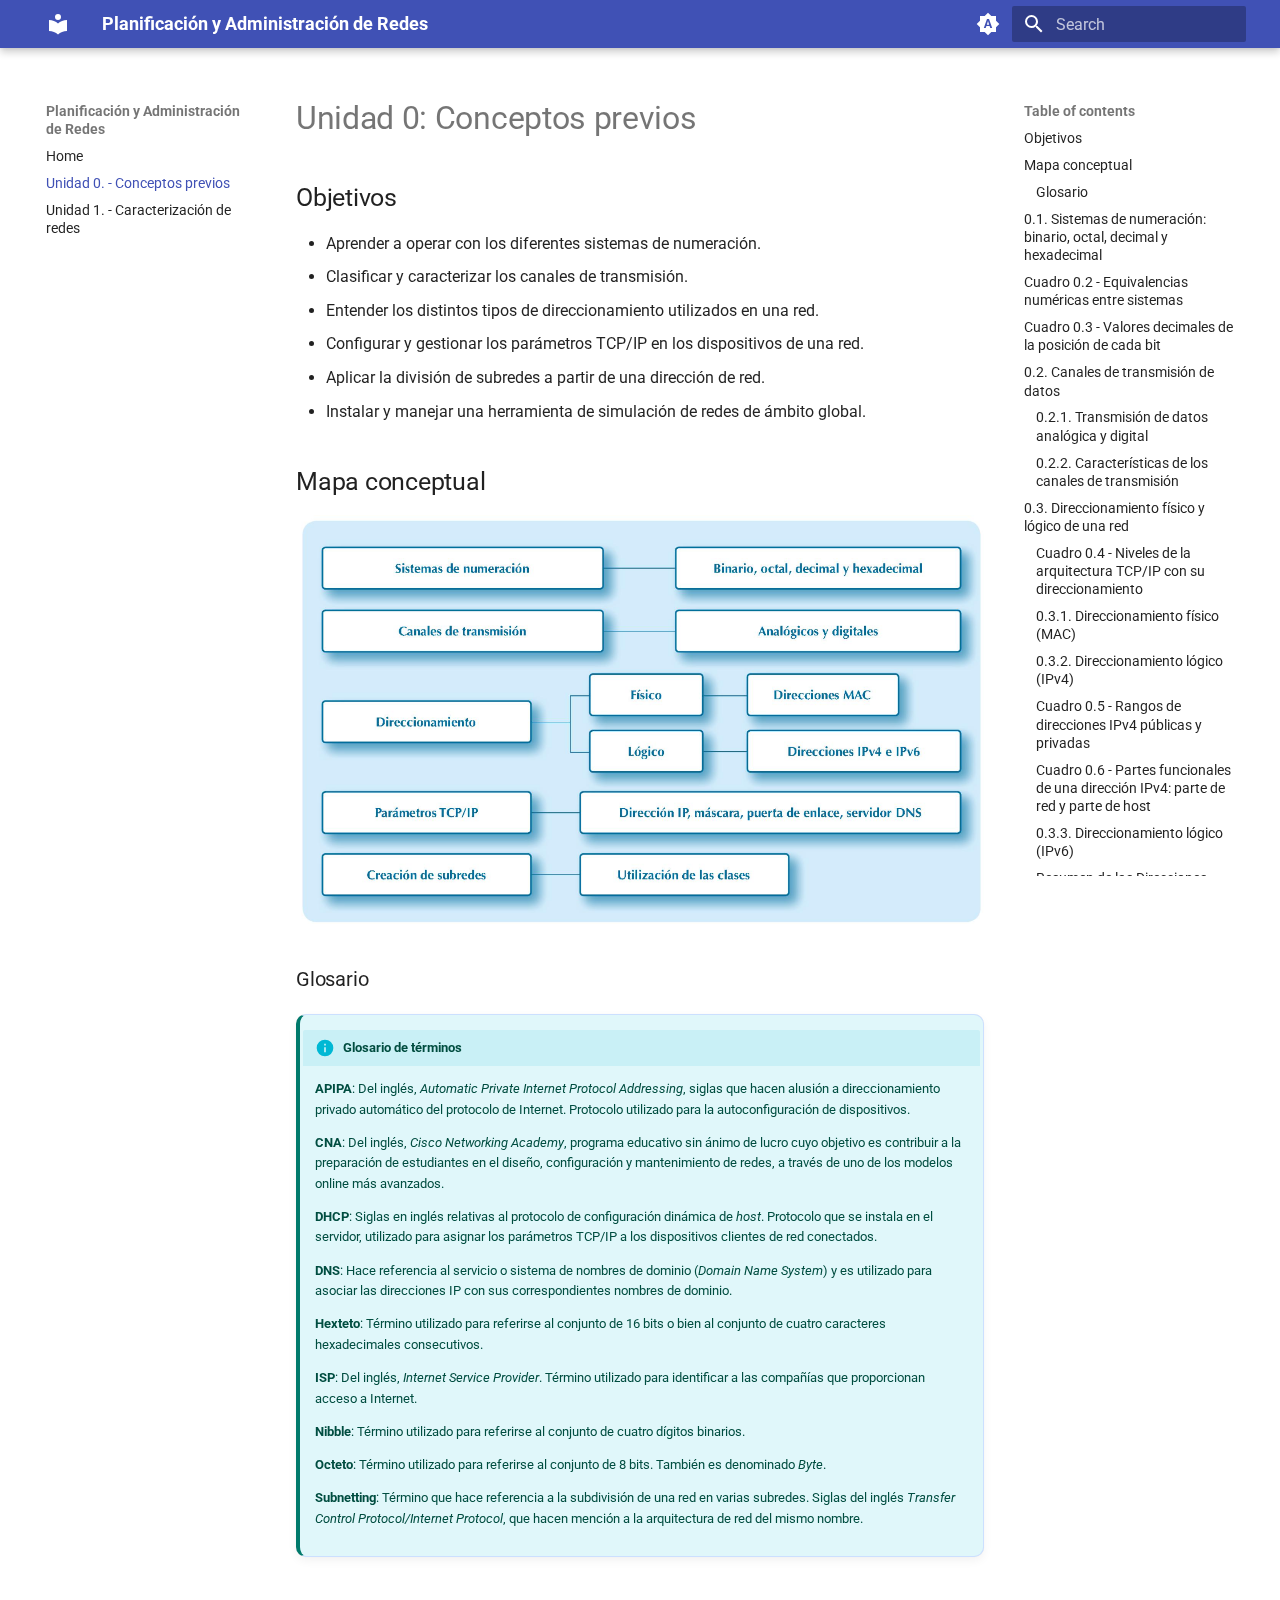
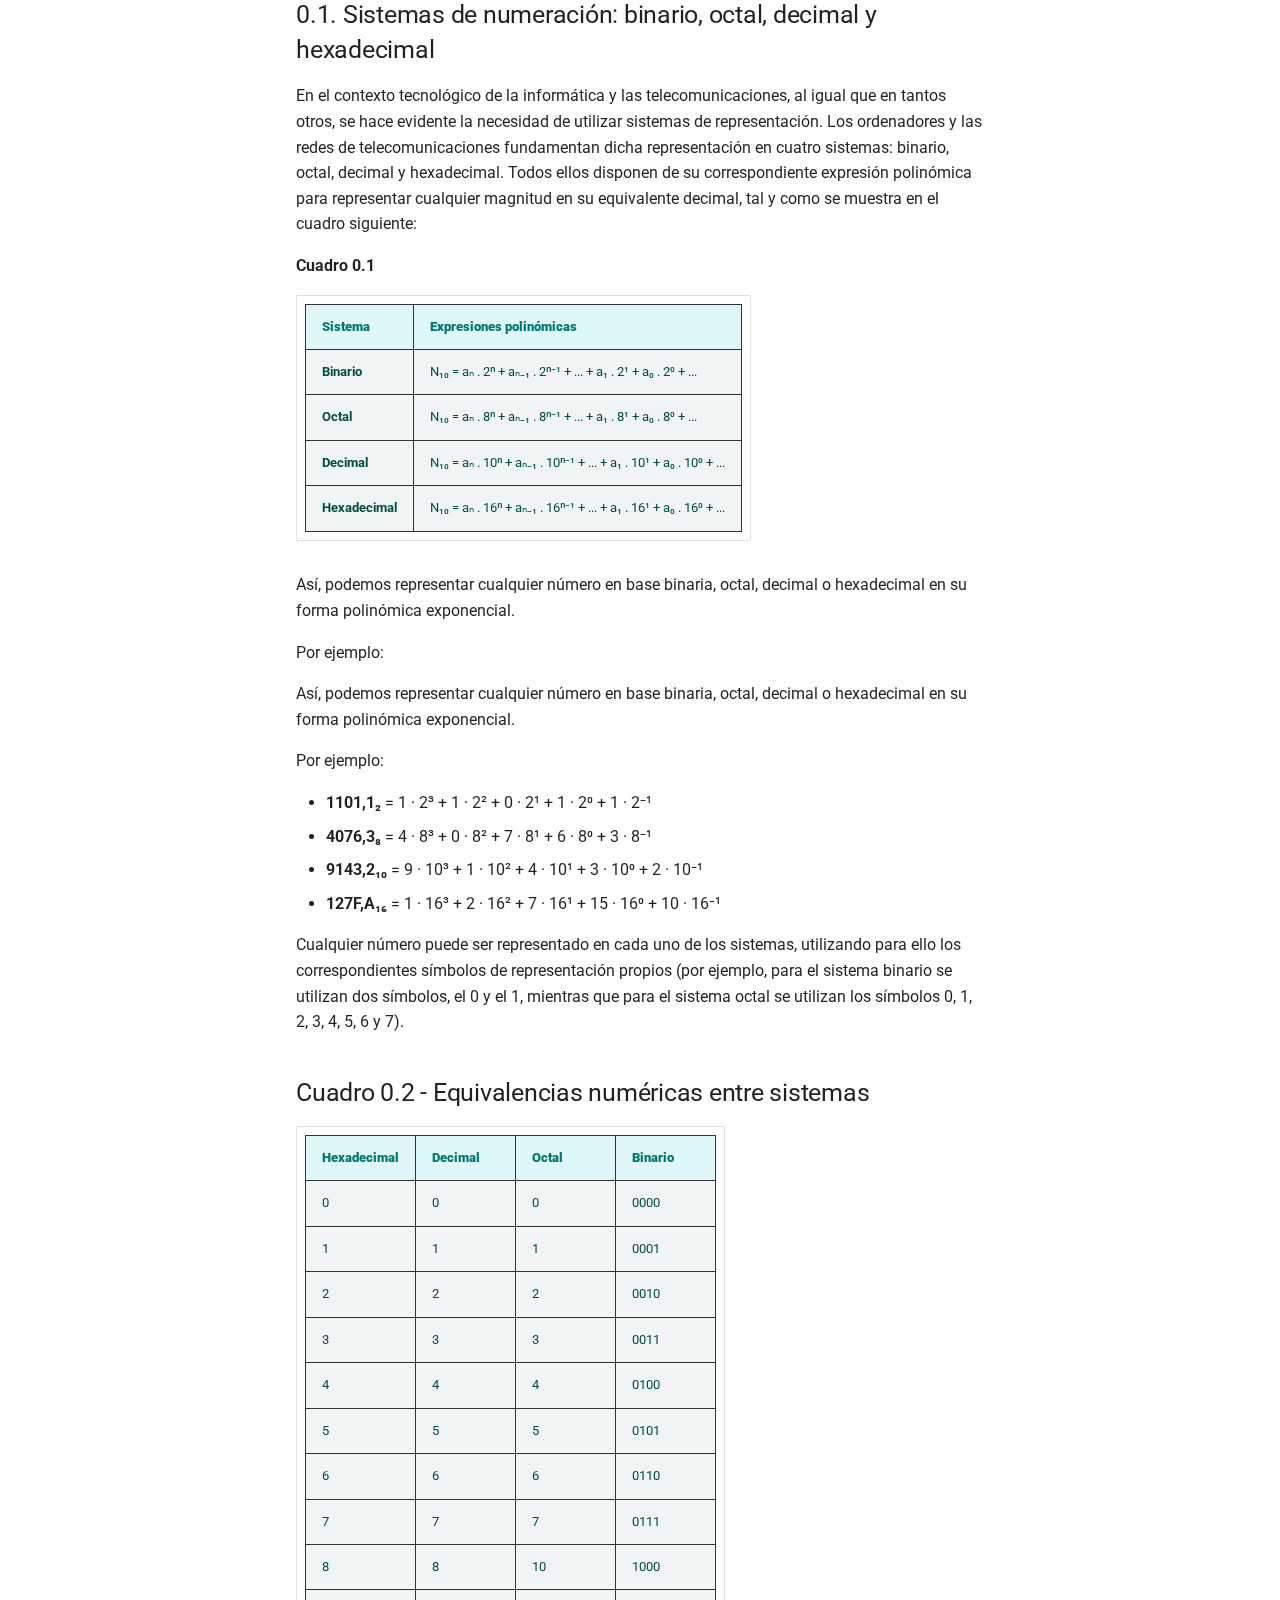
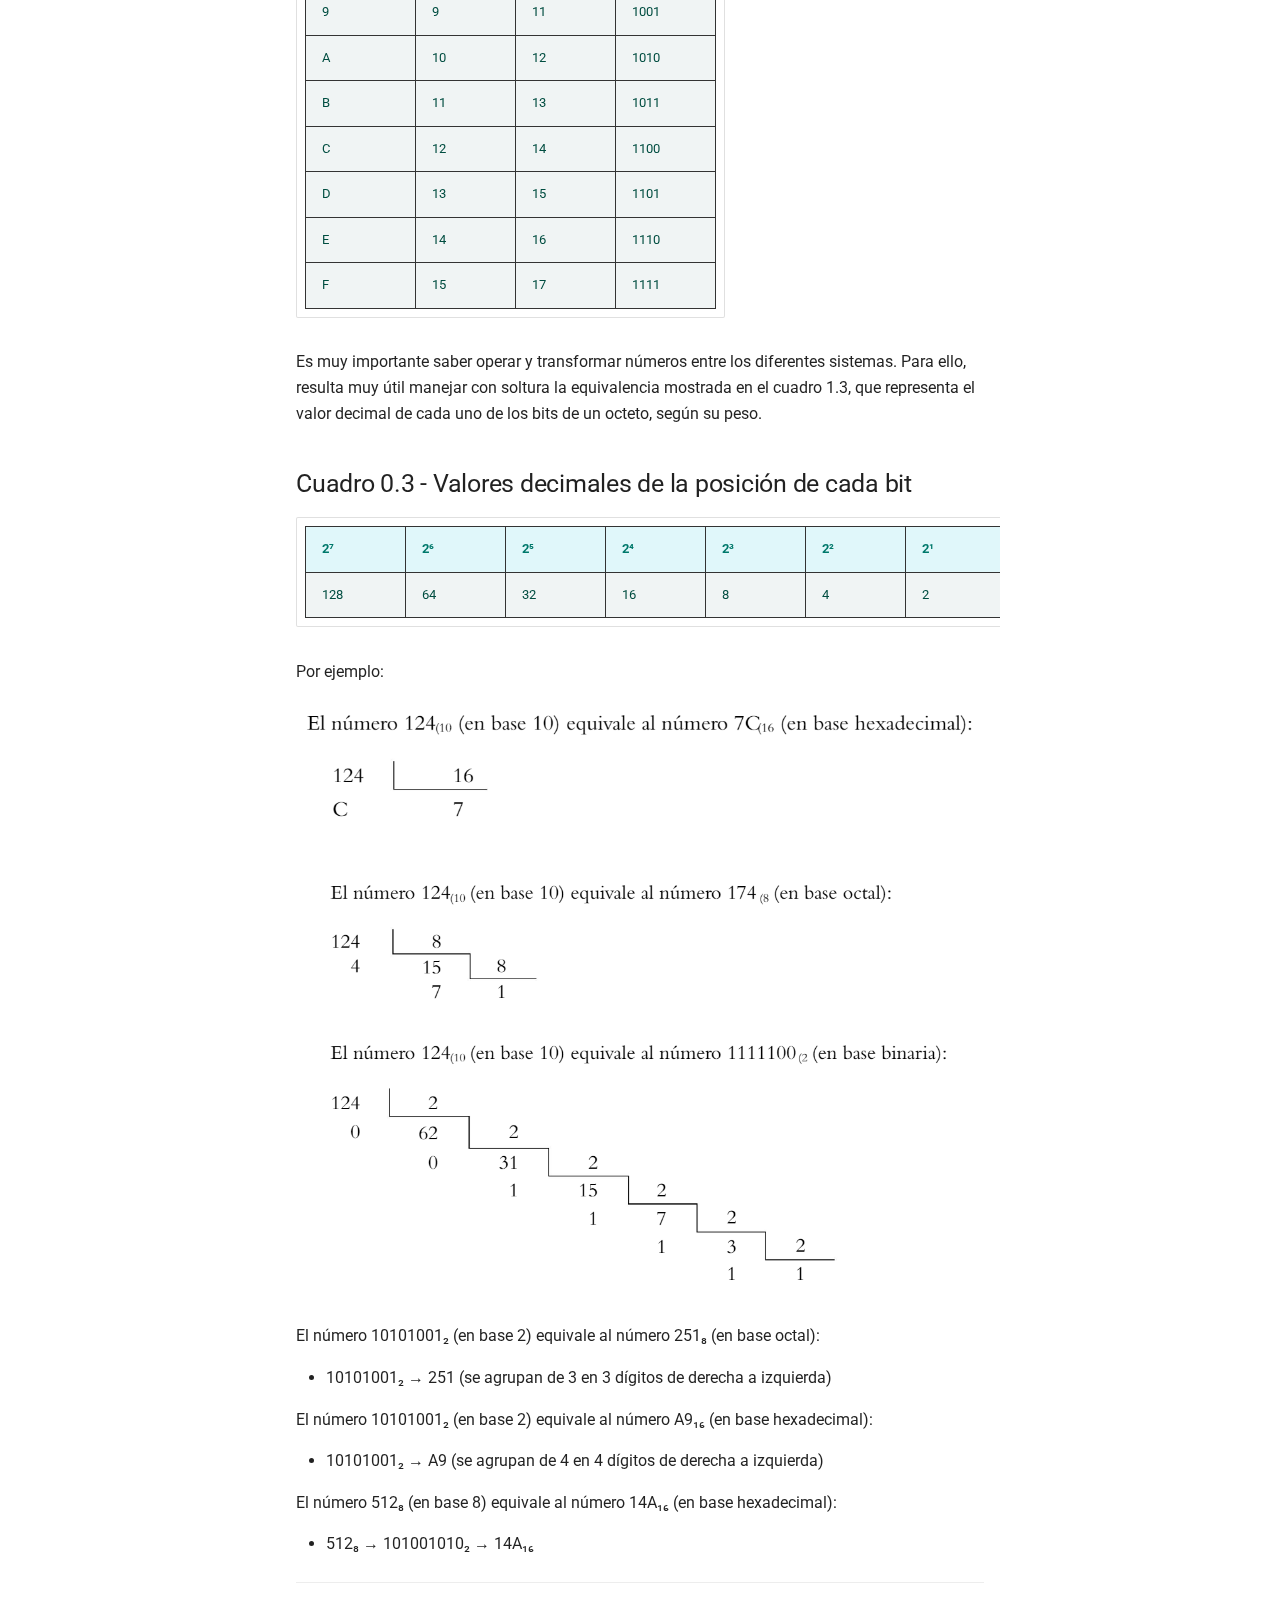
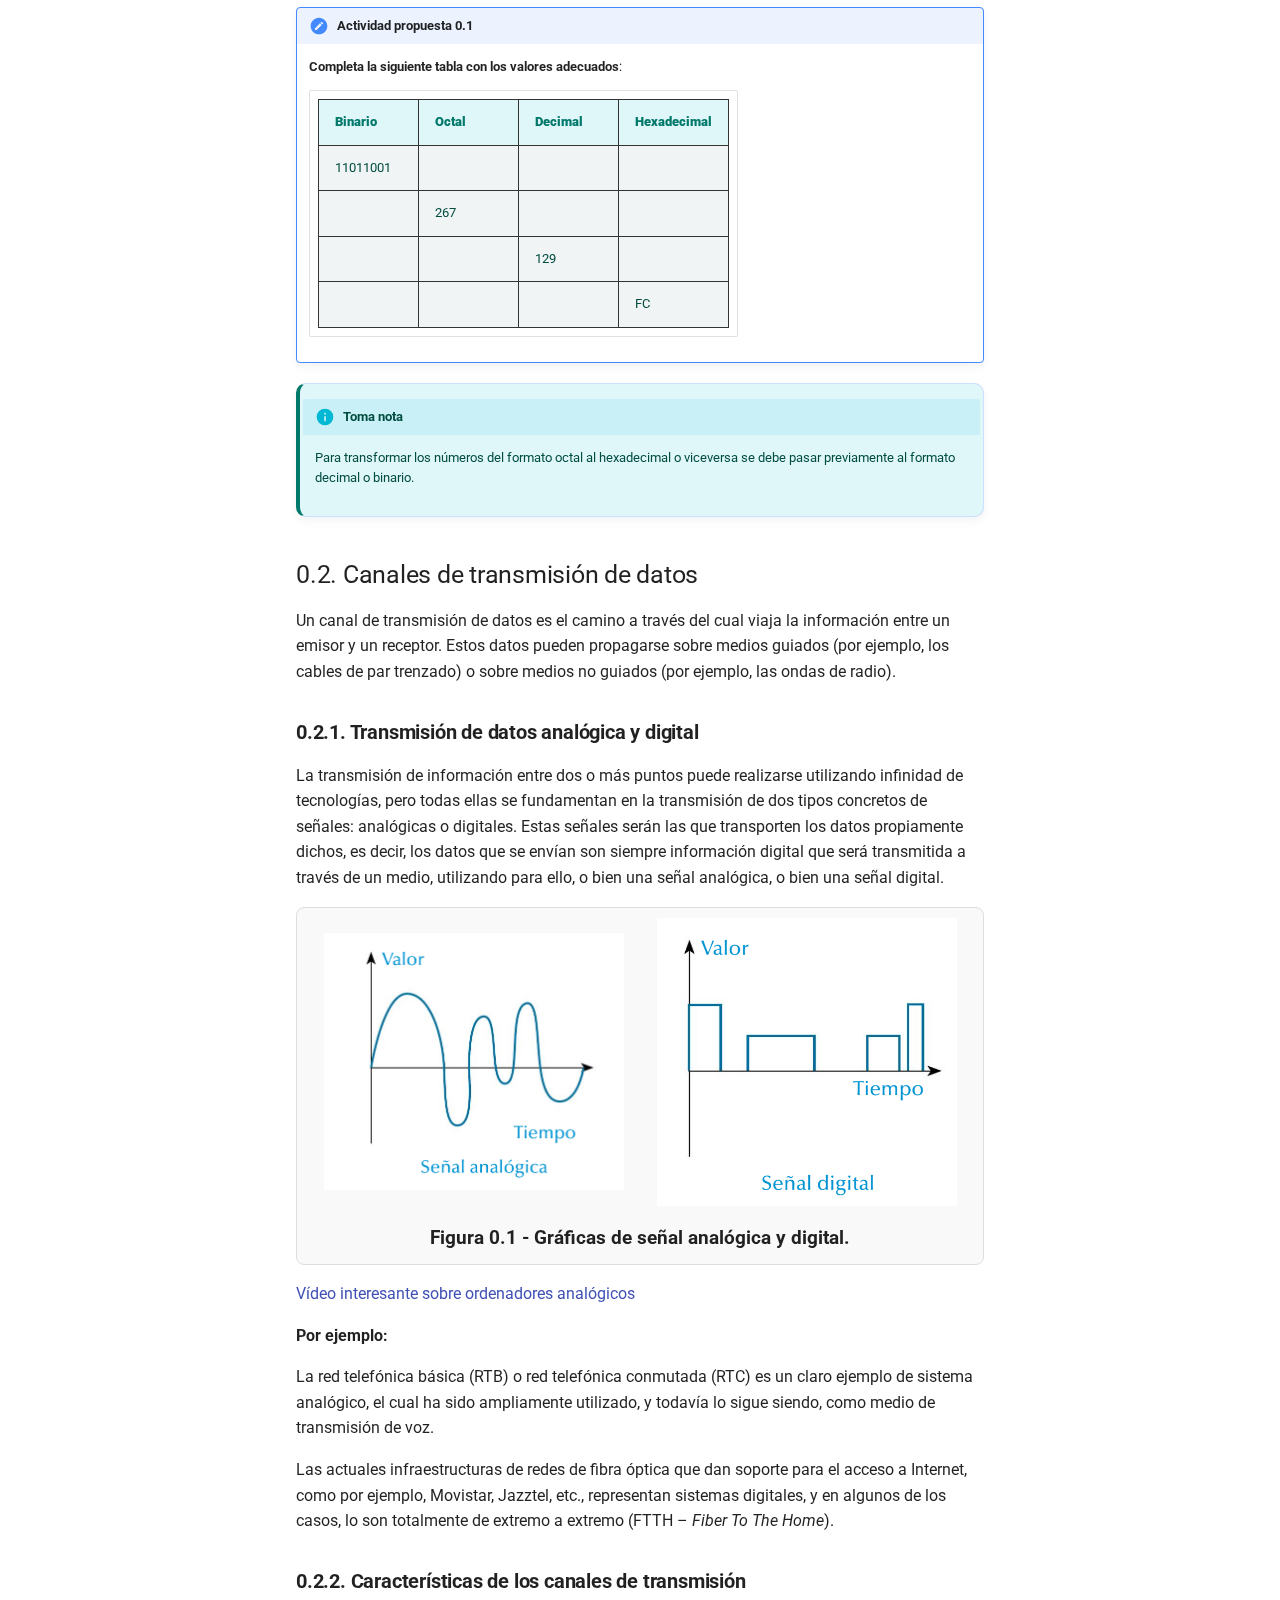
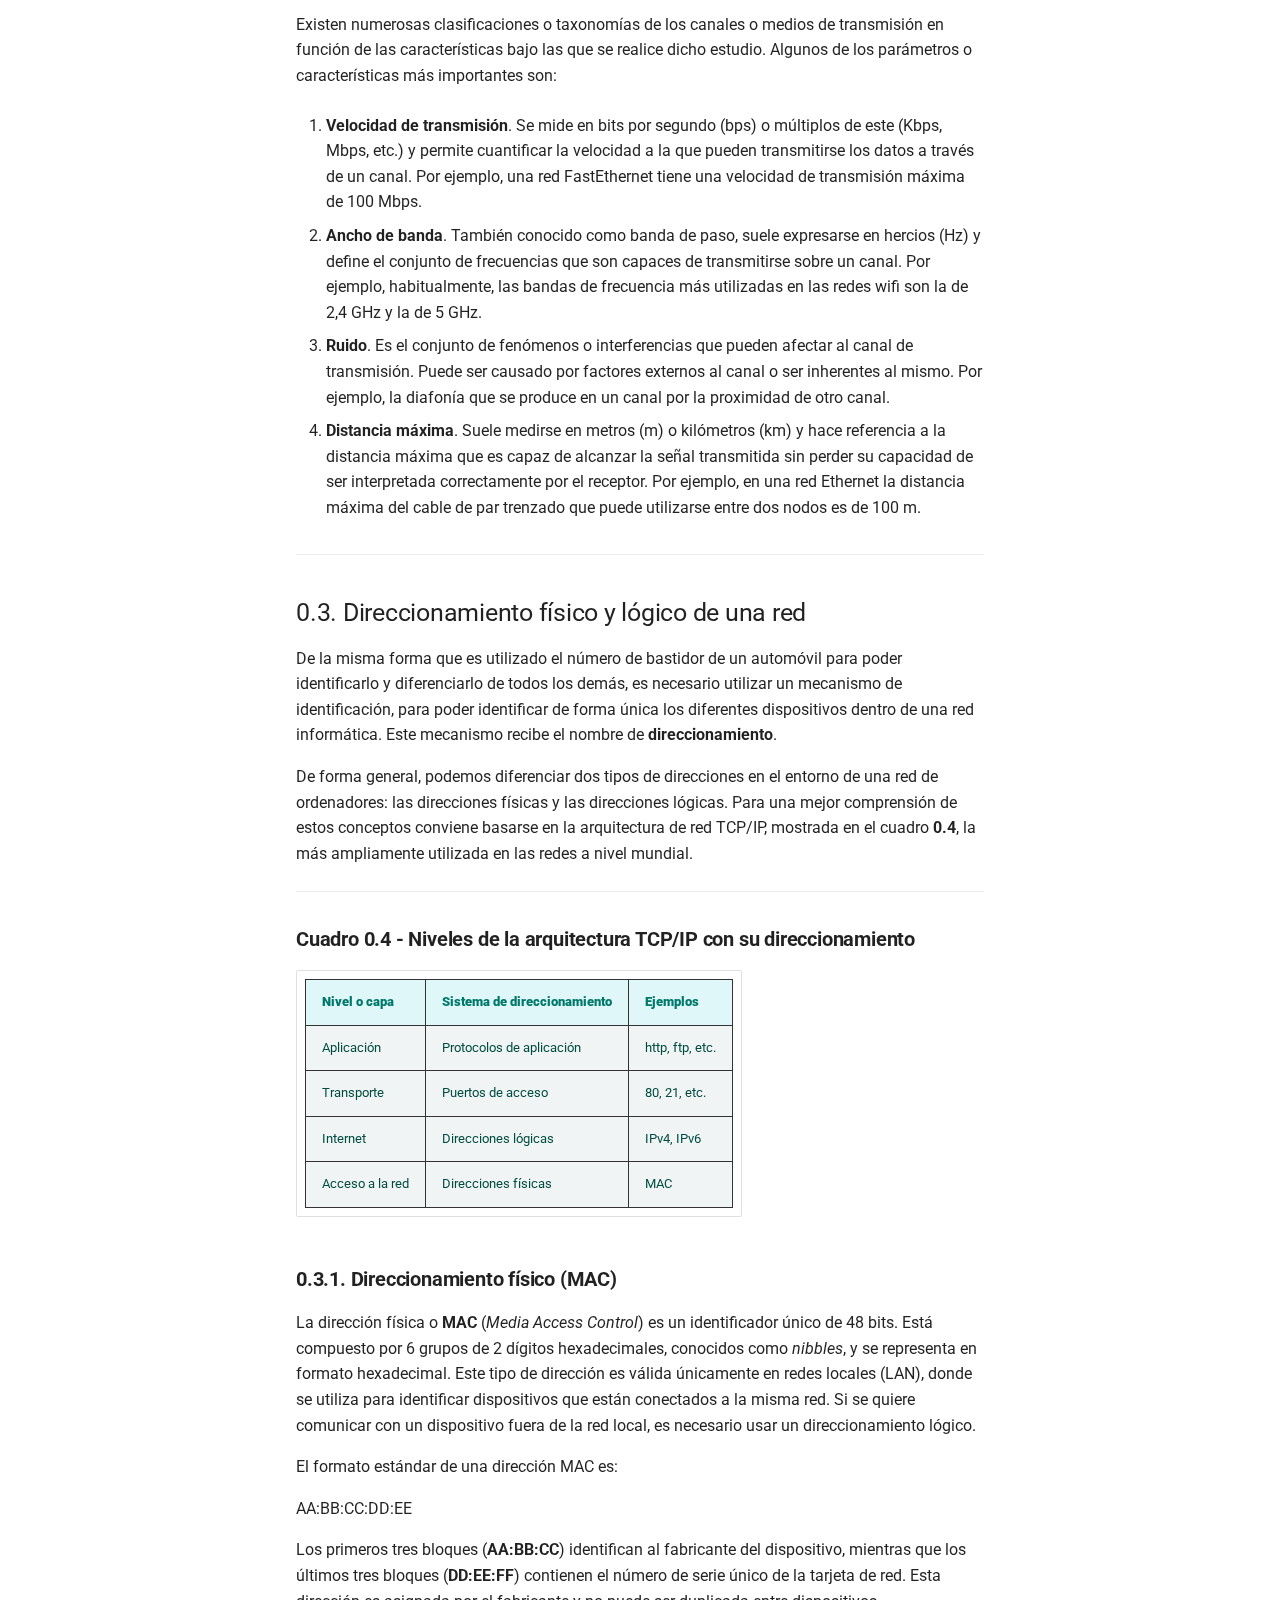
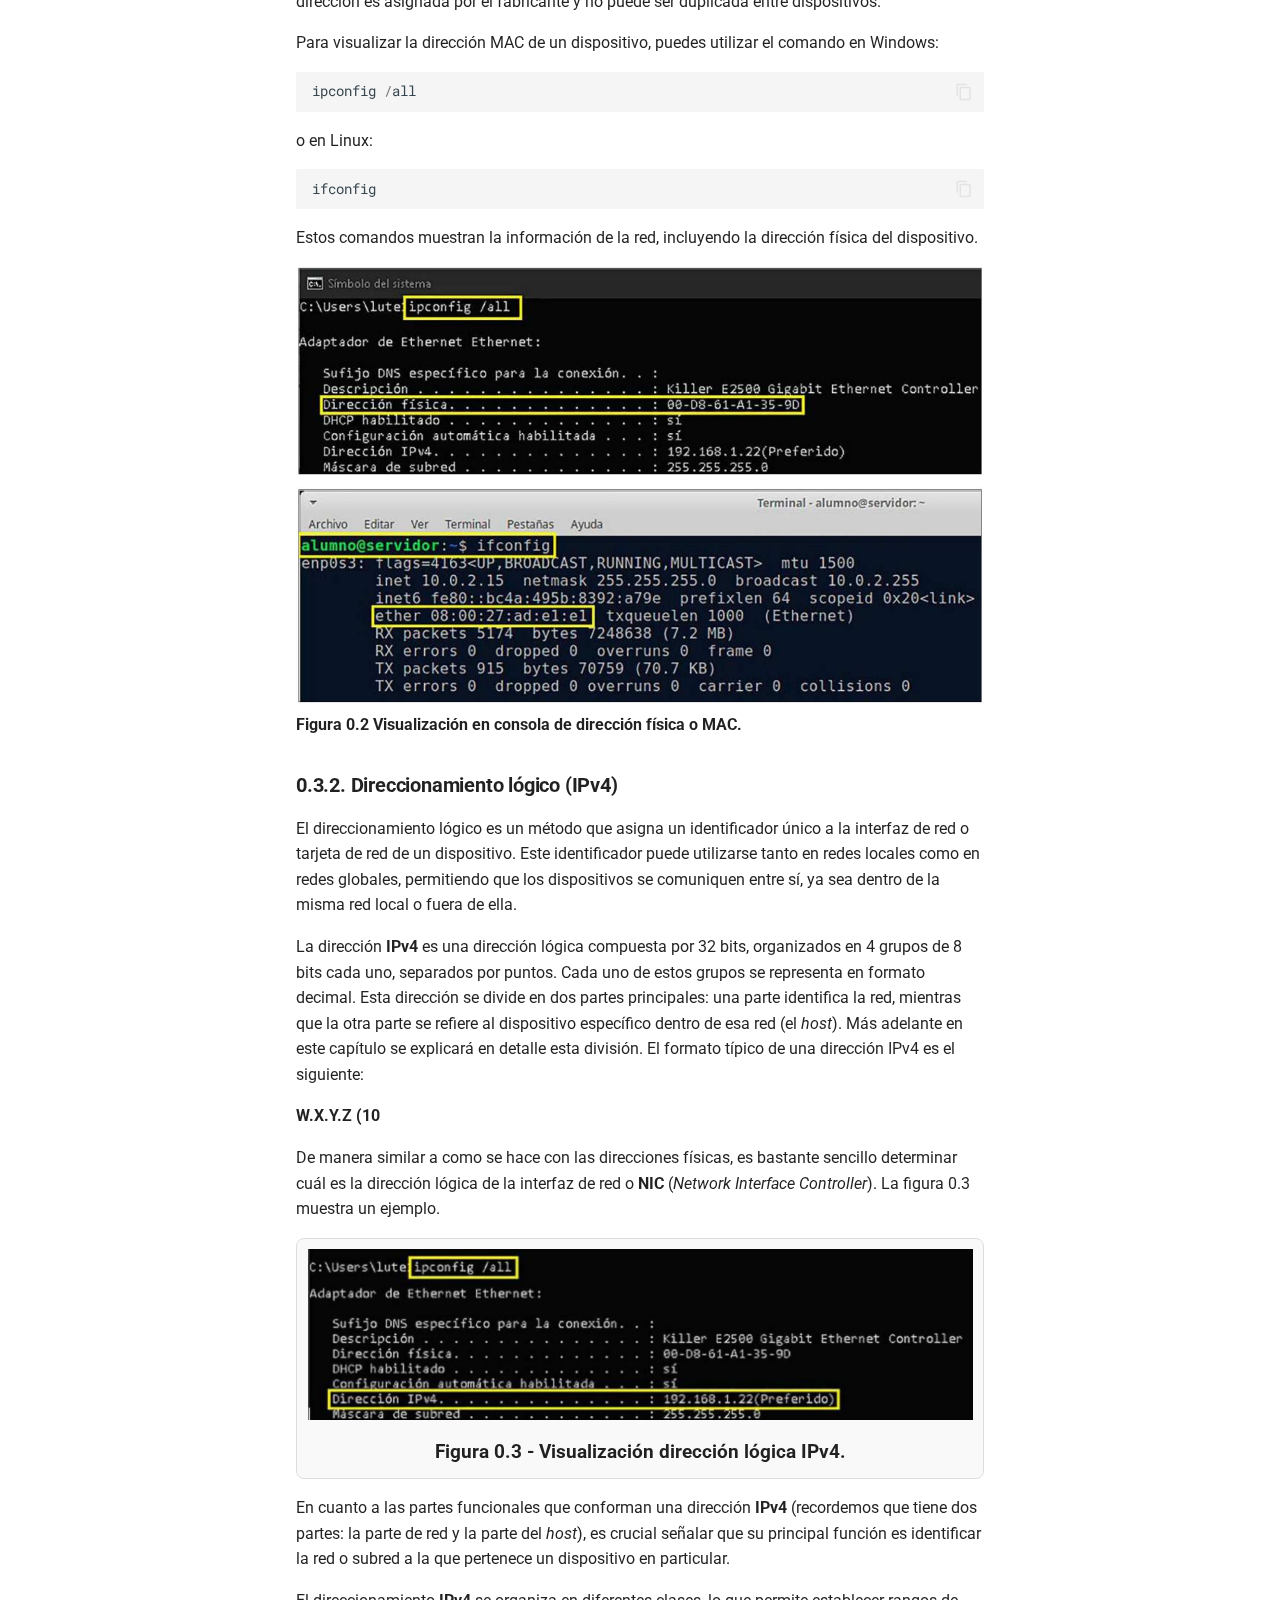
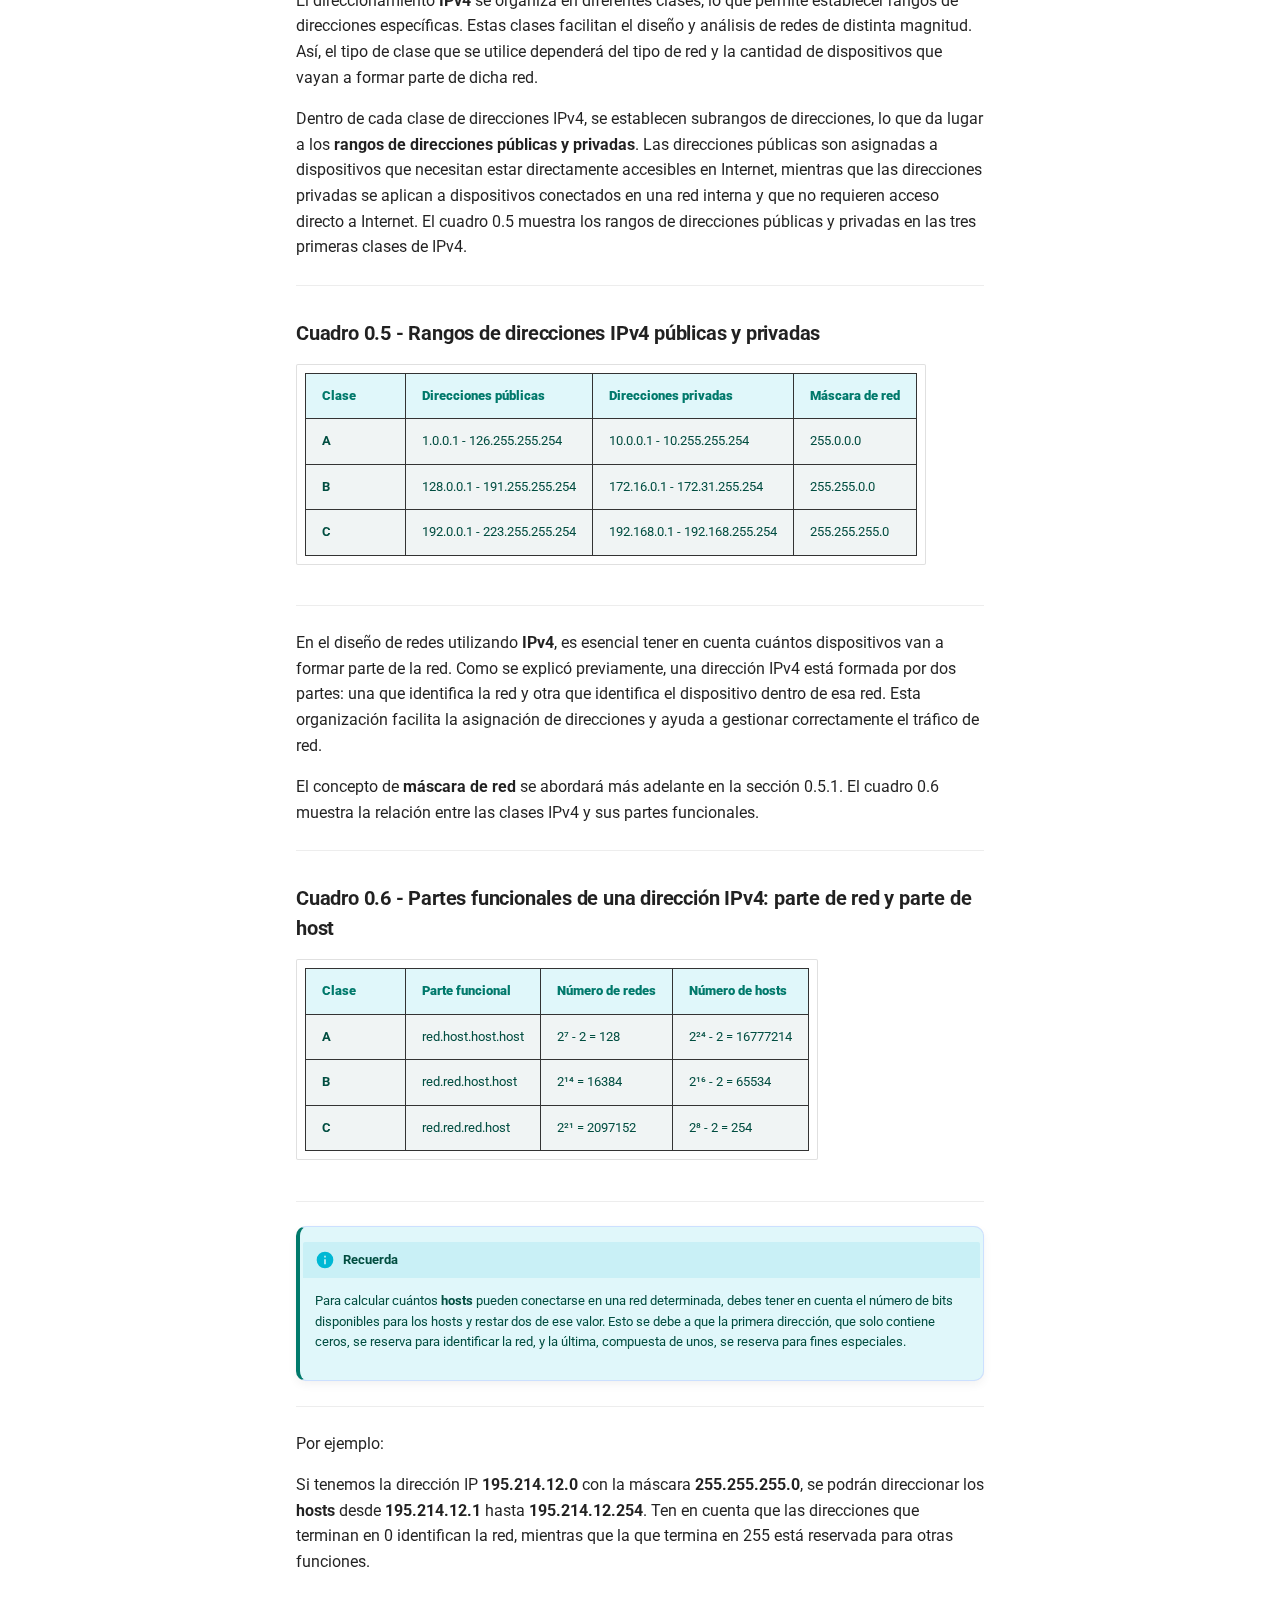
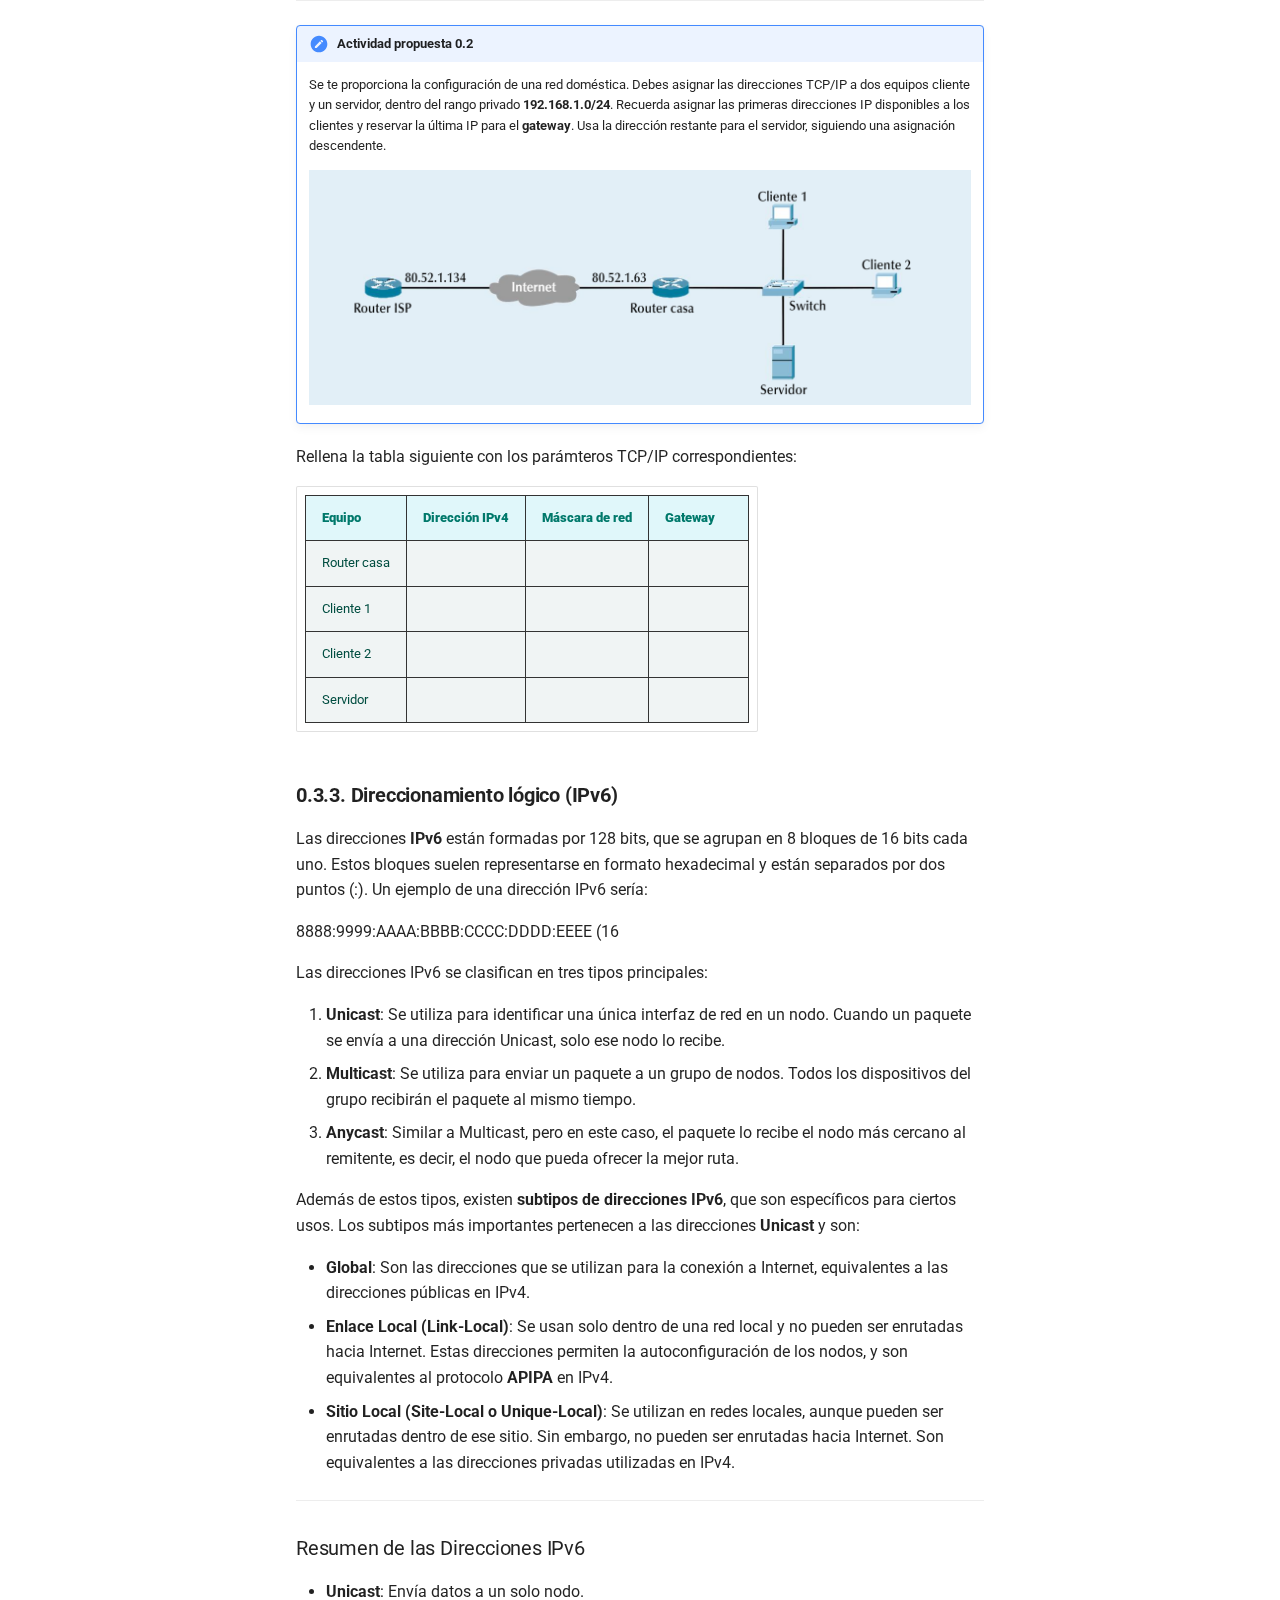
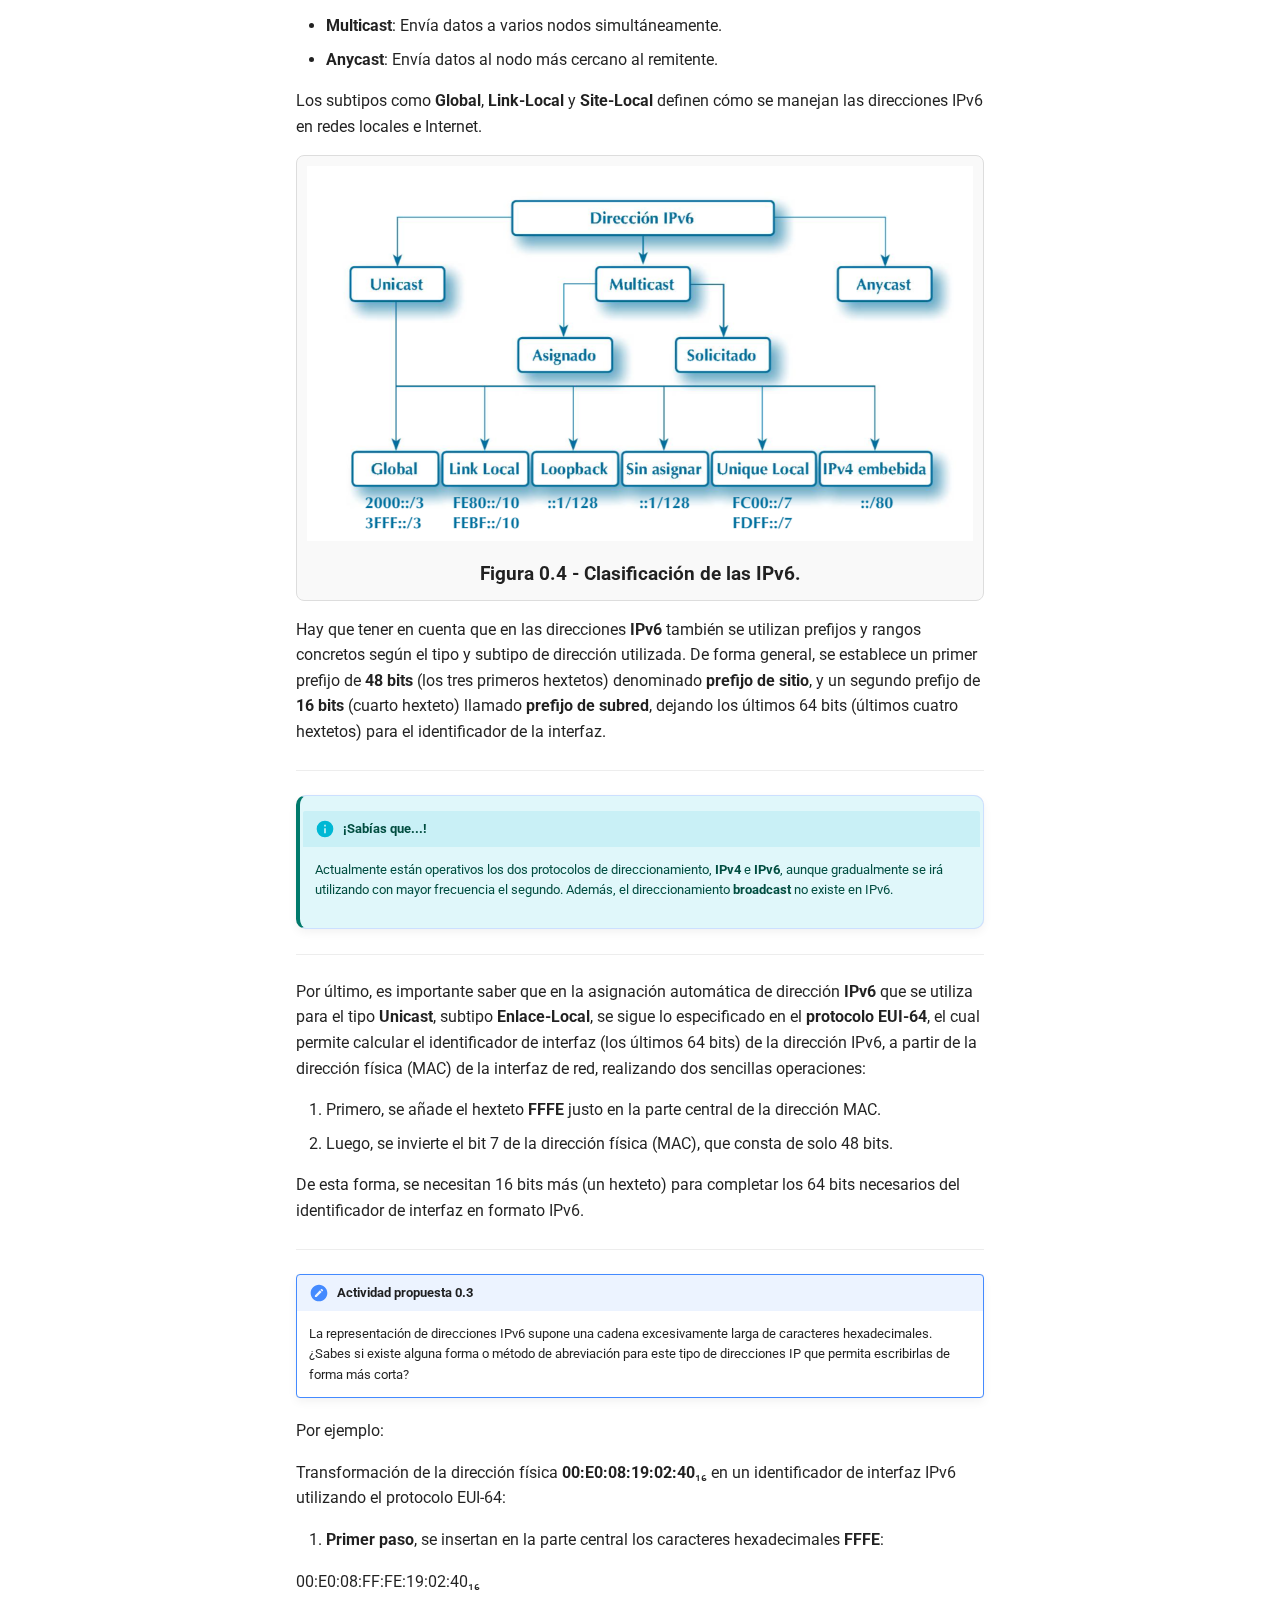
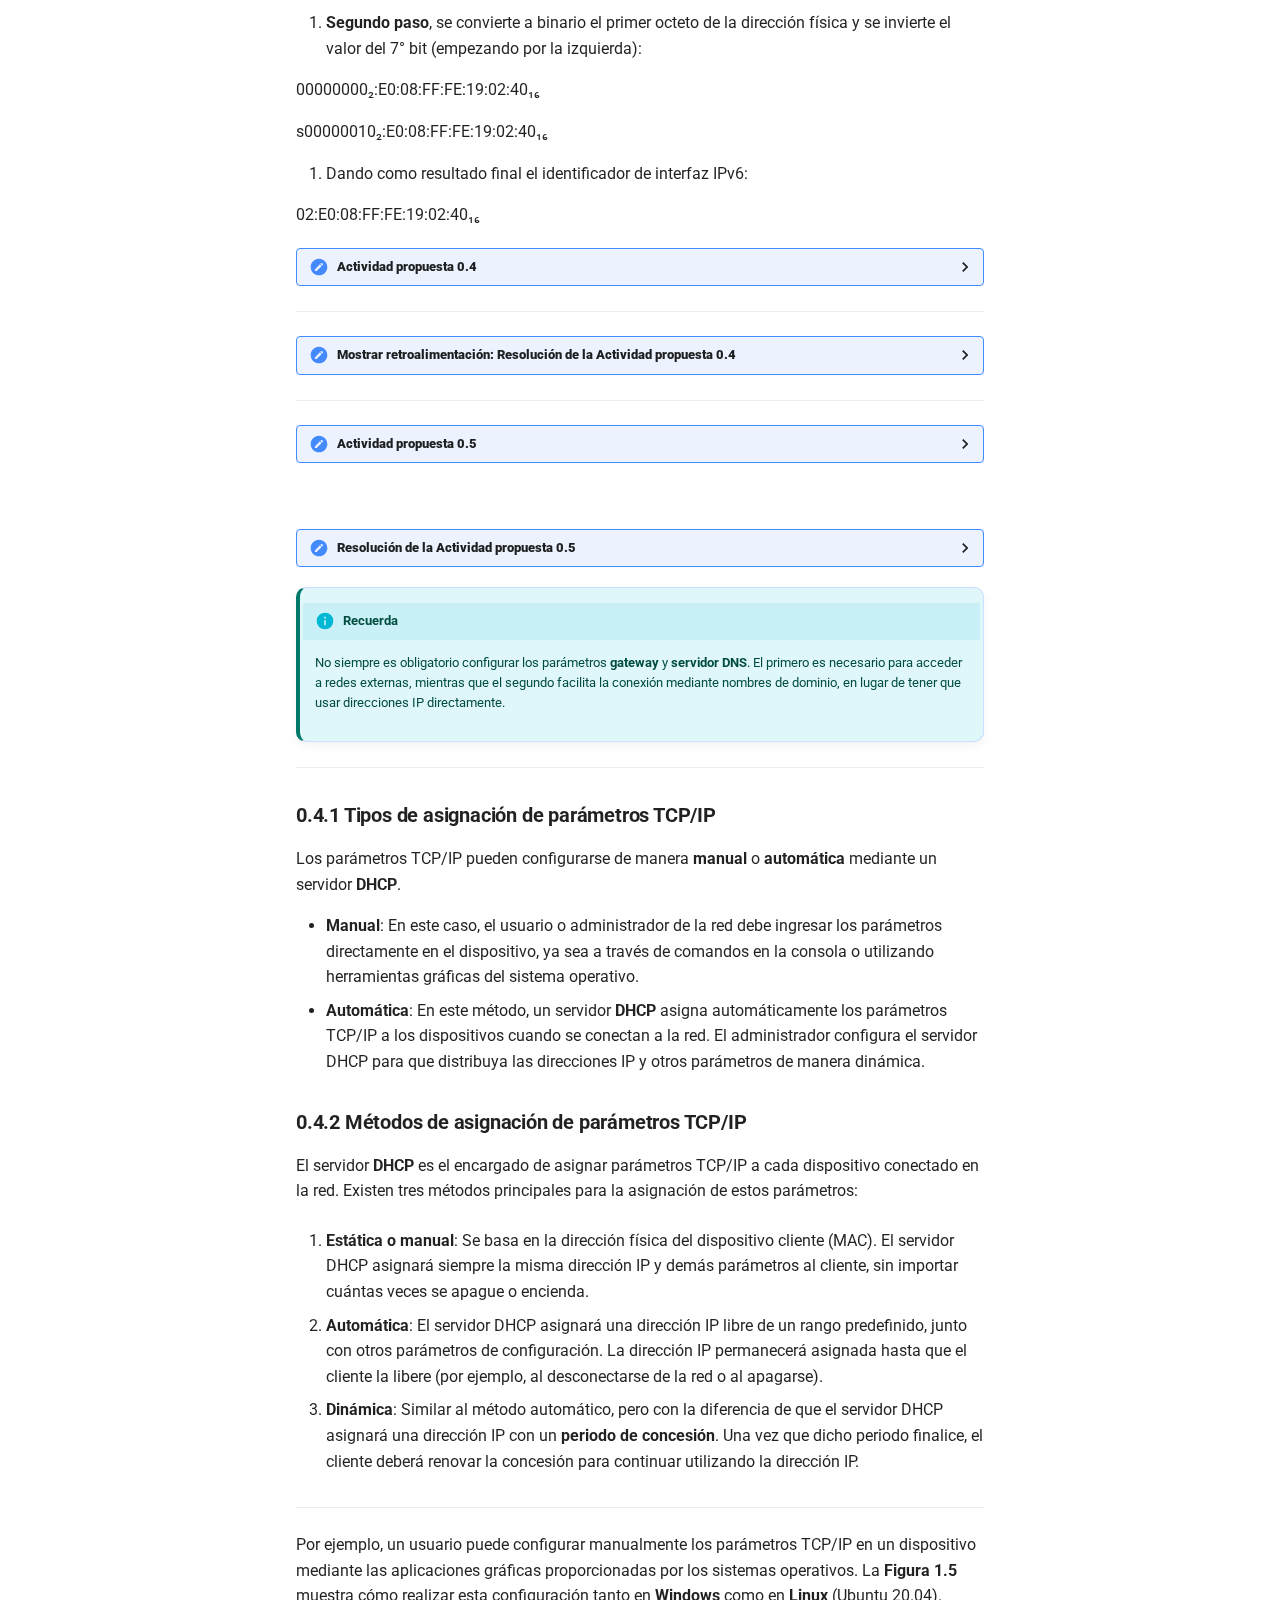
<file: unidad0/unidad0/index.html>
<!doctype html>
<html lang="en" class="no-js">
  <head>
    
      <meta charset="utf-8">
      <meta name="viewport" content="width=device-width,initial-scale=1">
      
      
      
      
        <link rel="prev" href="../..">
      
      
        <link rel="next" href="../../unidad1/unidad1/">
      
      
      <link rel="icon" href="../../assets/images/favicon.png">
      <meta name="generator" content="mkdocs-1.6.1, mkdocs-material-9.5.34">
    
    
      
        <title>Unidad 0. - Conceptos previos - Planificación y Administración de Redes</title>
      
    
    
      <link rel="stylesheet" href="../../assets/stylesheets/main.35f28582.min.css">
      
        
        <link rel="stylesheet" href="../../assets/stylesheets/palette.06af60db.min.css">
      
      


    
    
      
    
    
      
        
        
        <link rel="preconnect" href="https://fonts.gstatic.com" crossorigin>
        <link rel="stylesheet" href="https://fonts.googleapis.com/css?family=Roboto:300,300i,400,400i,700,700i%7CRoboto+Mono:400,400i,700,700i&display=fallback">
        <style>:root{--md-text-font:"Roboto";--md-code-font:"Roboto Mono"}</style>
      
    
    
      <link rel="stylesheet" href="https://cdnjs.cloudflare.com/ajax/libs/font-awesome/6.0.0-beta3/css/all.min.css">
    
      <link rel="stylesheet" href="../../css/custom.css">
    
      <link rel="stylesheet" href="../../css/extra.css">
    
    <script>__md_scope=new URL("../..",location),__md_hash=e=>[...e].reduce(((e,_)=>(e<<5)-e+_.charCodeAt(0)),0),__md_get=(e,_=localStorage,t=__md_scope)=>JSON.parse(_.getItem(t.pathname+"."+e)),__md_set=(e,_,t=localStorage,a=__md_scope)=>{try{t.setItem(a.pathname+"."+e,JSON.stringify(_))}catch(e){}}</script>
    
      

    
    
    
  </head>
  
  
    
    
      
    
    
    
    
    <body dir="ltr" data-md-color-scheme="default" data-md-color-primary="indigo" data-md-color-accent="indigo">
  
    
    <input class="md-toggle" data-md-toggle="drawer" type="checkbox" id="__drawer" autocomplete="off">
    <input class="md-toggle" data-md-toggle="search" type="checkbox" id="__search" autocomplete="off">
    <label class="md-overlay" for="__drawer"></label>
    <div data-md-component="skip">
      
        
        <a href="#unidad-0-conceptos-previos" class="md-skip">
          Skip to content
        </a>
      
    </div>
    <div data-md-component="announce">
      
    </div>
    
    
      

  

<header class="md-header md-header--shadow" data-md-component="header">
  <nav class="md-header__inner md-grid" aria-label="Header">
    <a href="../.." title="Planificación y Administración de Redes" class="md-header__button md-logo" aria-label="Planificación y Administración de Redes" data-md-component="logo">
      
  
  <svg xmlns="http://www.w3.org/2000/svg" viewBox="0 0 24 24"><path d="M12 8a3 3 0 0 0 3-3 3 3 0 0 0-3-3 3 3 0 0 0-3 3 3 3 0 0 0 3 3m0 3.54C9.64 9.35 6.5 8 3 8v11c3.5 0 6.64 1.35 9 3.54 2.36-2.19 5.5-3.54 9-3.54V8c-3.5 0-6.64 1.35-9 3.54"/></svg>

    </a>
    <label class="md-header__button md-icon" for="__drawer">
      
      <svg xmlns="http://www.w3.org/2000/svg" viewBox="0 0 24 24"><path d="M3 6h18v2H3zm0 5h18v2H3zm0 5h18v2H3z"/></svg>
    </label>
    <div class="md-header__title" data-md-component="header-title">
      <div class="md-header__ellipsis">
        <div class="md-header__topic">
          <span class="md-ellipsis">
            Planificación y Administración de Redes
          </span>
        </div>
        <div class="md-header__topic" data-md-component="header-topic">
          <span class="md-ellipsis">
            
              Unidad 0. - Conceptos previos
            
          </span>
        </div>
      </div>
    </div>
    
      
        <form class="md-header__option" data-md-component="palette">
  
    
    
    
    <input class="md-option" data-md-color-media="(prefers-color-scheme)" data-md-color-scheme="default" data-md-color-primary="indigo" data-md-color-accent="indigo"  aria-label="Switch to light mode"  type="radio" name="__palette" id="__palette_0">
    
      <label class="md-header__button md-icon" title="Switch to light mode" for="__palette_1" hidden>
        <svg xmlns="http://www.w3.org/2000/svg" viewBox="0 0 24 24"><path d="m14.3 16-.7-2h-3.2l-.7 2H7.8L11 7h2l3.2 9zM20 8.69V4h-4.69L12 .69 8.69 4H4v4.69L.69 12 4 15.31V20h4.69L12 23.31 15.31 20H20v-4.69L23.31 12zm-9.15 3.96h2.3L12 9z"/></svg>
      </label>
    
  
    
    
    
    <input class="md-option" data-md-color-media="(prefers-color-scheme: light)" data-md-color-scheme="default" data-md-color-primary="indigo" data-md-color-accent="indigo"  aria-label="Switch to dark mode"  type="radio" name="__palette" id="__palette_1">
    
      <label class="md-header__button md-icon" title="Switch to dark mode" for="__palette_2" hidden>
        <svg xmlns="http://www.w3.org/2000/svg" viewBox="0 0 24 24"><path d="M12 8a4 4 0 0 0-4 4 4 4 0 0 0 4 4 4 4 0 0 0 4-4 4 4 0 0 0-4-4m0 10a6 6 0 0 1-6-6 6 6 0 0 1 6-6 6 6 0 0 1 6 6 6 6 0 0 1-6 6m8-9.31V4h-4.69L12 .69 8.69 4H4v4.69L.69 12 4 15.31V20h4.69L12 23.31 15.31 20H20v-4.69L23.31 12z"/></svg>
      </label>
    
  
    
    
    
    <input class="md-option" data-md-color-media="(prefers-color-scheme: dark)" data-md-color-scheme="slate" data-md-color-primary="indigo" data-md-color-accent="indigo"  aria-label="Switch to automatic mode"  type="radio" name="__palette" id="__palette_2">
    
      <label class="md-header__button md-icon" title="Switch to automatic mode" for="__palette_0" hidden>
        <svg xmlns="http://www.w3.org/2000/svg" viewBox="0 0 24 24"><path d="M12 18c-.89 0-1.74-.2-2.5-.55C11.56 16.5 13 14.42 13 12s-1.44-4.5-3.5-5.45C10.26 6.2 11.11 6 12 6a6 6 0 0 1 6 6 6 6 0 0 1-6 6m8-9.31V4h-4.69L12 .69 8.69 4H4v4.69L.69 12 4 15.31V20h4.69L12 23.31 15.31 20H20v-4.69L23.31 12z"/></svg>
      </label>
    
  
</form>
      
    
    
      <script>var palette=__md_get("__palette");if(palette&&palette.color){if("(prefers-color-scheme)"===palette.color.media){var media=matchMedia("(prefers-color-scheme: light)"),input=document.querySelector(media.matches?"[data-md-color-media='(prefers-color-scheme: light)']":"[data-md-color-media='(prefers-color-scheme: dark)']");palette.color.media=input.getAttribute("data-md-color-media"),palette.color.scheme=input.getAttribute("data-md-color-scheme"),palette.color.primary=input.getAttribute("data-md-color-primary"),palette.color.accent=input.getAttribute("data-md-color-accent")}for(var[key,value]of Object.entries(palette.color))document.body.setAttribute("data-md-color-"+key,value)}</script>
    
    
    
      <label class="md-header__button md-icon" for="__search">
        
        <svg xmlns="http://www.w3.org/2000/svg" viewBox="0 0 24 24"><path d="M9.5 3A6.5 6.5 0 0 1 16 9.5c0 1.61-.59 3.09-1.56 4.23l.27.27h.79l5 5-1.5 1.5-5-5v-.79l-.27-.27A6.52 6.52 0 0 1 9.5 16 6.5 6.5 0 0 1 3 9.5 6.5 6.5 0 0 1 9.5 3m0 2C7 5 5 7 5 9.5S7 14 9.5 14 14 12 14 9.5 12 5 9.5 5"/></svg>
      </label>
      <div class="md-search" data-md-component="search" role="dialog">
  <label class="md-search__overlay" for="__search"></label>
  <div class="md-search__inner" role="search">
    <form class="md-search__form" name="search">
      <input type="text" class="md-search__input" name="query" aria-label="Search" placeholder="Search" autocapitalize="off" autocorrect="off" autocomplete="off" spellcheck="false" data-md-component="search-query" required>
      <label class="md-search__icon md-icon" for="__search">
        
        <svg xmlns="http://www.w3.org/2000/svg" viewBox="0 0 24 24"><path d="M9.5 3A6.5 6.5 0 0 1 16 9.5c0 1.61-.59 3.09-1.56 4.23l.27.27h.79l5 5-1.5 1.5-5-5v-.79l-.27-.27A6.52 6.52 0 0 1 9.5 16 6.5 6.5 0 0 1 3 9.5 6.5 6.5 0 0 1 9.5 3m0 2C7 5 5 7 5 9.5S7 14 9.5 14 14 12 14 9.5 12 5 9.5 5"/></svg>
        
        <svg xmlns="http://www.w3.org/2000/svg" viewBox="0 0 24 24"><path d="M20 11v2H8l5.5 5.5-1.42 1.42L4.16 12l7.92-7.92L13.5 5.5 8 11z"/></svg>
      </label>
      <nav class="md-search__options" aria-label="Search">
        
        <button type="reset" class="md-search__icon md-icon" title="Clear" aria-label="Clear" tabindex="-1">
          
          <svg xmlns="http://www.w3.org/2000/svg" viewBox="0 0 24 24"><path d="M19 6.41 17.59 5 12 10.59 6.41 5 5 6.41 10.59 12 5 17.59 6.41 19 12 13.41 17.59 19 19 17.59 13.41 12z"/></svg>
        </button>
      </nav>
      
    </form>
    <div class="md-search__output">
      <div class="md-search__scrollwrap" tabindex="0" data-md-scrollfix>
        <div class="md-search-result" data-md-component="search-result">
          <div class="md-search-result__meta">
            Initializing search
          </div>
          <ol class="md-search-result__list" role="presentation"></ol>
        </div>
      </div>
    </div>
  </div>
</div>
    
    
  </nav>
  
</header>
    
    <div class="md-container" data-md-component="container">
      
      
        
          
        
      
      <main class="md-main" data-md-component="main">
        <div class="md-main__inner md-grid">
          
            
              
              <div class="md-sidebar md-sidebar--primary" data-md-component="sidebar" data-md-type="navigation" >
                <div class="md-sidebar__scrollwrap">
                  <div class="md-sidebar__inner">
                    



<nav class="md-nav md-nav--primary" aria-label="Navigation" data-md-level="0">
  <label class="md-nav__title" for="__drawer">
    <a href="../.." title="Planificación y Administración de Redes" class="md-nav__button md-logo" aria-label="Planificación y Administración de Redes" data-md-component="logo">
      
  
  <svg xmlns="http://www.w3.org/2000/svg" viewBox="0 0 24 24"><path d="M12 8a3 3 0 0 0 3-3 3 3 0 0 0-3-3 3 3 0 0 0-3 3 3 3 0 0 0 3 3m0 3.54C9.64 9.35 6.5 8 3 8v11c3.5 0 6.64 1.35 9 3.54 2.36-2.19 5.5-3.54 9-3.54V8c-3.5 0-6.64 1.35-9 3.54"/></svg>

    </a>
    Planificación y Administración de Redes
  </label>
  
  <ul class="md-nav__list" data-md-scrollfix>
    
      
      
  
  
  
  
    <li class="md-nav__item">
      <a href="../.." class="md-nav__link">
        
  
  <span class="md-ellipsis">
    Home
  </span>
  

      </a>
    </li>
  

    
      
      
  
  
    
  
  
  
    <li class="md-nav__item md-nav__item--active">
      
      <input class="md-nav__toggle md-toggle" type="checkbox" id="__toc">
      
      
        
      
      
        <label class="md-nav__link md-nav__link--active" for="__toc">
          
  
  <span class="md-ellipsis">
    Unidad 0. - Conceptos previos
  </span>
  

          <span class="md-nav__icon md-icon"></span>
        </label>
      
      <a href="./" class="md-nav__link md-nav__link--active">
        
  
  <span class="md-ellipsis">
    Unidad 0. - Conceptos previos
  </span>
  

      </a>
      
        

<nav class="md-nav md-nav--secondary" aria-label="Table of contents">
  
  
  
    
  
  
    <label class="md-nav__title" for="__toc">
      <span class="md-nav__icon md-icon"></span>
      Table of contents
    </label>
    <ul class="md-nav__list" data-md-component="toc" data-md-scrollfix>
      
        <li class="md-nav__item">
  <a href="#objetivos" class="md-nav__link">
    <span class="md-ellipsis">
      Objetivos
    </span>
  </a>
  
</li>
      
        <li class="md-nav__item">
  <a href="#mapa-conceptual" class="md-nav__link">
    <span class="md-ellipsis">
      Mapa conceptual
    </span>
  </a>
  
    <nav class="md-nav" aria-label="Mapa conceptual">
      <ul class="md-nav__list">
        
          <li class="md-nav__item">
  <a href="#glosario" class="md-nav__link">
    <span class="md-ellipsis">
      Glosario
    </span>
  </a>
  
</li>
        
      </ul>
    </nav>
  
</li>
      
        <li class="md-nav__item">
  <a href="#01-sistemas-de-numeracion-binario-octal-decimal-y-hexadecimal" class="md-nav__link">
    <span class="md-ellipsis">
      0.1. Sistemas de numeración: binario, octal, decimal y hexadecimal
    </span>
  </a>
  
</li>
      
        <li class="md-nav__item">
  <a href="#cuadro-02-equivalencias-numericas-entre-sistemas" class="md-nav__link">
    <span class="md-ellipsis">
      Cuadro 0.2 - Equivalencias numéricas entre sistemas
    </span>
  </a>
  
</li>
      
        <li class="md-nav__item">
  <a href="#cuadro-03-valores-decimales-de-la-posicion-de-cada-bit" class="md-nav__link">
    <span class="md-ellipsis">
      Cuadro 0.3 - Valores decimales de la posición de cada bit
    </span>
  </a>
  
</li>
      
        <li class="md-nav__item">
  <a href="#02-canales-de-transmision-de-datos" class="md-nav__link">
    <span class="md-ellipsis">
      0.2. Canales de transmisión de datos
    </span>
  </a>
  
    <nav class="md-nav" aria-label="0.2. Canales de transmisión de datos">
      <ul class="md-nav__list">
        
          <li class="md-nav__item">
  <a href="#021-transmision-de-datos-analogica-y-digital" class="md-nav__link">
    <span class="md-ellipsis">
      0.2.1. Transmisión de datos analógica y digital
    </span>
  </a>
  
</li>
        
          <li class="md-nav__item">
  <a href="#022-caracteristicas-de-los-canales-de-transmision" class="md-nav__link">
    <span class="md-ellipsis">
      0.2.2. Características de los canales de transmisión
    </span>
  </a>
  
</li>
        
      </ul>
    </nav>
  
</li>
      
        <li class="md-nav__item">
  <a href="#03-direccionamiento-fisico-y-logico-de-una-red" class="md-nav__link">
    <span class="md-ellipsis">
      0.3. Direccionamiento físico y lógico de una red
    </span>
  </a>
  
    <nav class="md-nav" aria-label="0.3. Direccionamiento físico y lógico de una red">
      <ul class="md-nav__list">
        
          <li class="md-nav__item">
  <a href="#cuadro-04-niveles-de-la-arquitectura-tcpip-con-su-direccionamiento" class="md-nav__link">
    <span class="md-ellipsis">
      Cuadro 0.4 - Niveles de la arquitectura TCP/IP con su direccionamiento
    </span>
  </a>
  
</li>
        
          <li class="md-nav__item">
  <a href="#031-direccionamiento-fisico-mac" class="md-nav__link">
    <span class="md-ellipsis">
      0.3.1. Direccionamiento físico (MAC)
    </span>
  </a>
  
</li>
        
          <li class="md-nav__item">
  <a href="#032-direccionamiento-logico-ipv4" class="md-nav__link">
    <span class="md-ellipsis">
      0.3.2. Direccionamiento lógico (IPv4)
    </span>
  </a>
  
</li>
        
          <li class="md-nav__item">
  <a href="#cuadro-05-rangos-de-direcciones-ipv4-publicas-y-privadas" class="md-nav__link">
    <span class="md-ellipsis">
      Cuadro 0.5 - Rangos de direcciones IPv4 públicas y privadas
    </span>
  </a>
  
</li>
        
          <li class="md-nav__item">
  <a href="#cuadro-06-partes-funcionales-de-una-direccion-ipv4-parte-de-red-y-parte-de-host" class="md-nav__link">
    <span class="md-ellipsis">
      Cuadro 0.6 - Partes funcionales de una dirección IPv4: parte de red y parte de host
    </span>
  </a>
  
</li>
        
          <li class="md-nav__item">
  <a href="#033-direccionamiento-logico-ipv6" class="md-nav__link">
    <span class="md-ellipsis">
      0.3.3. Direccionamiento lógico (IPv6)
    </span>
  </a>
  
</li>
        
          <li class="md-nav__item">
  <a href="#resumen-de-las-direcciones-ipv6" class="md-nav__link">
    <span class="md-ellipsis">
      Resumen de las Direcciones IPv6
    </span>
  </a>
  
</li>
        
          <li class="md-nav__item">
  <a href="#041-tipos-de-asignacion-de-parametros-tcpip" class="md-nav__link">
    <span class="md-ellipsis">
      0.4.1 Tipos de asignación de parámetros TCP/IP
    </span>
  </a>
  
</li>
        
          <li class="md-nav__item">
  <a href="#042-metodos-de-asignacion-de-parametros-tcpip" class="md-nav__link">
    <span class="md-ellipsis">
      0.4.2 Métodos de asignación de parámetros TCP/IP
    </span>
  </a>
  
</li>
        
      </ul>
    </nav>
  
</li>
      
        <li class="md-nav__item">
  <a href="#05-division-basica-en-subredes-direccionamiento-con-clases-en-ipv4" class="md-nav__link">
    <span class="md-ellipsis">
      0.5 División básica en subredes. Direccionamiento con clases en IPv4
    </span>
  </a>
  
    <nav class="md-nav" aria-label="0.5 División básica en subredes. Direccionamiento con clases en IPv4">
      <ul class="md-nav__list">
        
          <li class="md-nav__item">
  <a href="#051-la-mascara-de-red-netmask" class="md-nav__link">
    <span class="md-ellipsis">
      0.5.1. La máscara de red (netmask)
    </span>
  </a>
  
</li>
        
          <li class="md-nav__item">
  <a href="#052-calculo-de-subredes-subnetting" class="md-nav__link">
    <span class="md-ellipsis">
      0.5.2. Cálculo de subredes (subnetting)
    </span>
  </a>
  
</li>
        
          <li class="md-nav__item">
  <a href="#053-subnetting-y-calculo-de-subredes" class="md-nav__link">
    <span class="md-ellipsis">
      0.5.3 Subnetting y cálculo de subredes
    </span>
  </a>
  
</li>
        
          <li class="md-nav__item">
  <a href="#recurso-web" class="md-nav__link">
    <span class="md-ellipsis">
      Recurso web
    </span>
  </a>
  
</li>
        
          <li class="md-nav__item">
  <a href="#actividad-propuesta-06" class="md-nav__link">
    <span class="md-ellipsis">
      Actividad propuesta 0.6
    </span>
  </a>
  
</li>
        
      </ul>
    </nav>
  
</li>
      
        <li class="md-nav__item">
  <a href="#06-herramienta-para-la-simulacion-de-redes" class="md-nav__link">
    <span class="md-ellipsis">
      0.6 Herramienta para la simulación de redes
    </span>
  </a>
  
    <nav class="md-nav" aria-label="0.6 Herramienta para la simulación de redes">
      <ul class="md-nav__list">
        
          <li class="md-nav__item">
  <a href="#061-packet-tracer" class="md-nav__link">
    <span class="md-ellipsis">
      0.6.1. Packet Tracer
    </span>
  </a>
  
</li>
        
          <li class="md-nav__item">
  <a href="#recurso-web_1" class="md-nav__link">
    <span class="md-ellipsis">
      Recurso web
    </span>
  </a>
  
</li>
        
      </ul>
    </nav>
  
</li>
      
        <li class="md-nav__item">
  <a href="#ejercicios-propuestos" class="md-nav__link">
    <span class="md-ellipsis">
      Ejercicios Propuestos
    </span>
  </a>
  
</li>
      
        <li class="md-nav__item">
  <a href="#cuestionario-ut0" class="md-nav__link">
    <span class="md-ellipsis">
      Cuestionario UT0
    </span>
  </a>
  
</li>
      
    </ul>
  
</nav>
      
    </li>
  

    
      
      
  
  
  
  
    <li class="md-nav__item">
      <a href="../../unidad1/unidad1/" class="md-nav__link">
        
  
  <span class="md-ellipsis">
    Unidad 1. - Caracterización de redes
  </span>
  

      </a>
    </li>
  

    
  </ul>
</nav>
                  </div>
                </div>
              </div>
            
            
              
              <div class="md-sidebar md-sidebar--secondary" data-md-component="sidebar" data-md-type="toc" >
                <div class="md-sidebar__scrollwrap">
                  <div class="md-sidebar__inner">
                    

<nav class="md-nav md-nav--secondary" aria-label="Table of contents">
  
  
  
    
  
  
    <label class="md-nav__title" for="__toc">
      <span class="md-nav__icon md-icon"></span>
      Table of contents
    </label>
    <ul class="md-nav__list" data-md-component="toc" data-md-scrollfix>
      
        <li class="md-nav__item">
  <a href="#objetivos" class="md-nav__link">
    <span class="md-ellipsis">
      Objetivos
    </span>
  </a>
  
</li>
      
        <li class="md-nav__item">
  <a href="#mapa-conceptual" class="md-nav__link">
    <span class="md-ellipsis">
      Mapa conceptual
    </span>
  </a>
  
    <nav class="md-nav" aria-label="Mapa conceptual">
      <ul class="md-nav__list">
        
          <li class="md-nav__item">
  <a href="#glosario" class="md-nav__link">
    <span class="md-ellipsis">
      Glosario
    </span>
  </a>
  
</li>
        
      </ul>
    </nav>
  
</li>
      
        <li class="md-nav__item">
  <a href="#01-sistemas-de-numeracion-binario-octal-decimal-y-hexadecimal" class="md-nav__link">
    <span class="md-ellipsis">
      0.1. Sistemas de numeración: binario, octal, decimal y hexadecimal
    </span>
  </a>
  
</li>
      
        <li class="md-nav__item">
  <a href="#cuadro-02-equivalencias-numericas-entre-sistemas" class="md-nav__link">
    <span class="md-ellipsis">
      Cuadro 0.2 - Equivalencias numéricas entre sistemas
    </span>
  </a>
  
</li>
      
        <li class="md-nav__item">
  <a href="#cuadro-03-valores-decimales-de-la-posicion-de-cada-bit" class="md-nav__link">
    <span class="md-ellipsis">
      Cuadro 0.3 - Valores decimales de la posición de cada bit
    </span>
  </a>
  
</li>
      
        <li class="md-nav__item">
  <a href="#02-canales-de-transmision-de-datos" class="md-nav__link">
    <span class="md-ellipsis">
      0.2. Canales de transmisión de datos
    </span>
  </a>
  
    <nav class="md-nav" aria-label="0.2. Canales de transmisión de datos">
      <ul class="md-nav__list">
        
          <li class="md-nav__item">
  <a href="#021-transmision-de-datos-analogica-y-digital" class="md-nav__link">
    <span class="md-ellipsis">
      0.2.1. Transmisión de datos analógica y digital
    </span>
  </a>
  
</li>
        
          <li class="md-nav__item">
  <a href="#022-caracteristicas-de-los-canales-de-transmision" class="md-nav__link">
    <span class="md-ellipsis">
      0.2.2. Características de los canales de transmisión
    </span>
  </a>
  
</li>
        
      </ul>
    </nav>
  
</li>
      
        <li class="md-nav__item">
  <a href="#03-direccionamiento-fisico-y-logico-de-una-red" class="md-nav__link">
    <span class="md-ellipsis">
      0.3. Direccionamiento físico y lógico de una red
    </span>
  </a>
  
    <nav class="md-nav" aria-label="0.3. Direccionamiento físico y lógico de una red">
      <ul class="md-nav__list">
        
          <li class="md-nav__item">
  <a href="#cuadro-04-niveles-de-la-arquitectura-tcpip-con-su-direccionamiento" class="md-nav__link">
    <span class="md-ellipsis">
      Cuadro 0.4 - Niveles de la arquitectura TCP/IP con su direccionamiento
    </span>
  </a>
  
</li>
        
          <li class="md-nav__item">
  <a href="#031-direccionamiento-fisico-mac" class="md-nav__link">
    <span class="md-ellipsis">
      0.3.1. Direccionamiento físico (MAC)
    </span>
  </a>
  
</li>
        
          <li class="md-nav__item">
  <a href="#032-direccionamiento-logico-ipv4" class="md-nav__link">
    <span class="md-ellipsis">
      0.3.2. Direccionamiento lógico (IPv4)
    </span>
  </a>
  
</li>
        
          <li class="md-nav__item">
  <a href="#cuadro-05-rangos-de-direcciones-ipv4-publicas-y-privadas" class="md-nav__link">
    <span class="md-ellipsis">
      Cuadro 0.5 - Rangos de direcciones IPv4 públicas y privadas
    </span>
  </a>
  
</li>
        
          <li class="md-nav__item">
  <a href="#cuadro-06-partes-funcionales-de-una-direccion-ipv4-parte-de-red-y-parte-de-host" class="md-nav__link">
    <span class="md-ellipsis">
      Cuadro 0.6 - Partes funcionales de una dirección IPv4: parte de red y parte de host
    </span>
  </a>
  
</li>
        
          <li class="md-nav__item">
  <a href="#033-direccionamiento-logico-ipv6" class="md-nav__link">
    <span class="md-ellipsis">
      0.3.3. Direccionamiento lógico (IPv6)
    </span>
  </a>
  
</li>
        
          <li class="md-nav__item">
  <a href="#resumen-de-las-direcciones-ipv6" class="md-nav__link">
    <span class="md-ellipsis">
      Resumen de las Direcciones IPv6
    </span>
  </a>
  
</li>
        
          <li class="md-nav__item">
  <a href="#041-tipos-de-asignacion-de-parametros-tcpip" class="md-nav__link">
    <span class="md-ellipsis">
      0.4.1 Tipos de asignación de parámetros TCP/IP
    </span>
  </a>
  
</li>
        
          <li class="md-nav__item">
  <a href="#042-metodos-de-asignacion-de-parametros-tcpip" class="md-nav__link">
    <span class="md-ellipsis">
      0.4.2 Métodos de asignación de parámetros TCP/IP
    </span>
  </a>
  
</li>
        
      </ul>
    </nav>
  
</li>
      
        <li class="md-nav__item">
  <a href="#05-division-basica-en-subredes-direccionamiento-con-clases-en-ipv4" class="md-nav__link">
    <span class="md-ellipsis">
      0.5 División básica en subredes. Direccionamiento con clases en IPv4
    </span>
  </a>
  
    <nav class="md-nav" aria-label="0.5 División básica en subredes. Direccionamiento con clases en IPv4">
      <ul class="md-nav__list">
        
          <li class="md-nav__item">
  <a href="#051-la-mascara-de-red-netmask" class="md-nav__link">
    <span class="md-ellipsis">
      0.5.1. La máscara de red (netmask)
    </span>
  </a>
  
</li>
        
          <li class="md-nav__item">
  <a href="#052-calculo-de-subredes-subnetting" class="md-nav__link">
    <span class="md-ellipsis">
      0.5.2. Cálculo de subredes (subnetting)
    </span>
  </a>
  
</li>
        
          <li class="md-nav__item">
  <a href="#053-subnetting-y-calculo-de-subredes" class="md-nav__link">
    <span class="md-ellipsis">
      0.5.3 Subnetting y cálculo de subredes
    </span>
  </a>
  
</li>
        
          <li class="md-nav__item">
  <a href="#recurso-web" class="md-nav__link">
    <span class="md-ellipsis">
      Recurso web
    </span>
  </a>
  
</li>
        
          <li class="md-nav__item">
  <a href="#actividad-propuesta-06" class="md-nav__link">
    <span class="md-ellipsis">
      Actividad propuesta 0.6
    </span>
  </a>
  
</li>
        
      </ul>
    </nav>
  
</li>
      
        <li class="md-nav__item">
  <a href="#06-herramienta-para-la-simulacion-de-redes" class="md-nav__link">
    <span class="md-ellipsis">
      0.6 Herramienta para la simulación de redes
    </span>
  </a>
  
    <nav class="md-nav" aria-label="0.6 Herramienta para la simulación de redes">
      <ul class="md-nav__list">
        
          <li class="md-nav__item">
  <a href="#061-packet-tracer" class="md-nav__link">
    <span class="md-ellipsis">
      0.6.1. Packet Tracer
    </span>
  </a>
  
</li>
        
          <li class="md-nav__item">
  <a href="#recurso-web_1" class="md-nav__link">
    <span class="md-ellipsis">
      Recurso web
    </span>
  </a>
  
</li>
        
      </ul>
    </nav>
  
</li>
      
        <li class="md-nav__item">
  <a href="#ejercicios-propuestos" class="md-nav__link">
    <span class="md-ellipsis">
      Ejercicios Propuestos
    </span>
  </a>
  
</li>
      
        <li class="md-nav__item">
  <a href="#cuestionario-ut0" class="md-nav__link">
    <span class="md-ellipsis">
      Cuestionario UT0
    </span>
  </a>
  
</li>
      
    </ul>
  
</nav>
                  </div>
                </div>
              </div>
            
          
          
            <div class="md-content" data-md-component="content">
              <article class="md-content__inner md-typeset">
                
                  


<h1 id="unidad-0-conceptos-previos"><strong>Unidad 0: Conceptos previos</strong></h1>
<h2 id="objetivos"><strong>Objetivos</strong></h2>
<ul>
<li>Aprender a operar con los diferentes sistemas de numeración.</li>
<li>Clasificar y caracterizar los canales de transmisión.</li>
<li>Entender los distintos tipos de direccionamiento utilizados en una red.</li>
<li>Configurar y gestionar los parámetros TCP/IP en los dispositivos de una red.</li>
<li>Aplicar la división de subredes a partir de una dirección de red.</li>
<li>Instalar y manejar una herramienta de simulación  de redes de ámbito global.</li>
</ul>
<h2 id="mapa-conceptual"><strong>Mapa conceptual</strong></h2>
<p><img src="../images/mapa-conceptual.png"></p>
<h3 id="glosario">Glosario</h3>
<div class="admonition info">
<p class="admonition-title">Glosario de términos</p>
<p><strong>APIPA</strong>: Del inglés, <em>Automatic Private Internet Protocol Addressing</em>, siglas que hacen alusión a direccionamiento privado automático del protocolo de Internet. Protocolo utilizado para la autoconfiguración de dispositivos.</p>
<p><strong>CNA</strong>: Del inglés, <em>Cisco Networking Academy</em>, programa educativo sin ánimo de lucro cuyo objetivo es contribuir a la preparación de estudiantes en el diseño, configuración y mantenimiento de redes, a través de uno de los modelos online más avanzados.</p>
<p><strong>DHCP</strong>: Siglas en inglés relativas al protocolo de configuración dinámica de <em>host</em>. Protocolo que se instala en el servidor, utilizado para asignar los parámetros TCP/IP a los dispositivos clientes de red conectados.</p>
<p><strong>DNS</strong>: Hace referencia al servicio o sistema de nombres de dominio (<em>Domain Name System</em>) y es utilizado para asociar las direcciones IP con sus correspondientes nombres de dominio.</p>
<p><strong>Hexteto</strong>: Término utilizado para referirse al conjunto de 16 bits o bien al conjunto de cuatro caracteres hexadecimales consecutivos.</p>
<p><strong>ISP</strong>: Del inglés, <em>Internet Service Provider</em>. Término utilizado para identificar a las compañías que proporcionan acceso a Internet.</p>
<p><strong>Nibble</strong>: Término utilizado para referirse al conjunto de cuatro dígitos binarios.</p>
<p><strong>Octeto</strong>: Término utilizado para referirse al conjunto de 8 bits. También es denominado <em>Byte</em>.</p>
<p><strong>Subnetting</strong>: Término que hace referencia a la subdivisión de una red en varias subredes. Siglas del inglés <em>Transfer Control Protocol/Internet Protocol</em>, que hacen mención a la arquitectura de red del mismo nombre.</p>
</div>
<h2 id="01-sistemas-de-numeracion-binario-octal-decimal-y-hexadecimal"><strong>0.1. Sistemas de numeración: binario, octal, decimal y hexadecimal</strong></h2>
<p>En el contexto tecnológico de la informática y las telecomunicaciones, al igual que en tantos otros, se hace evidente la necesidad de utilizar sistemas de representación. Los ordenadores y las redes de telecomunicaciones fundamentan dicha representación en cuatro sistemas: binario, octal, decimal y hexadecimal. Todos ellos disponen de su correspondiente expresión polinómica para representar cualquier magnitud en su equivalente decimal, tal y como se muestra en el cuadro siguiente:</p>
<p><strong>Cuadro 0.1</strong> </p>
<table>
<thead>
<tr>
<th><strong>Sistema</strong></th>
<th><strong>Expresiones polinómicas</strong></th>
</tr>
</thead>
<tbody>
<tr>
<td><strong>Binario</strong></td>
<td>N₁₀ = aₙ . 2ⁿ + aₙ₋₁ . 2ⁿ⁻¹ + ... + a₁ . 2¹ + a₀ . 2⁰ + ...</td>
</tr>
<tr>
<td><strong>Octal</strong></td>
<td>N₁₀ = aₙ . 8ⁿ + aₙ₋₁ . 8ⁿ⁻¹ + ... + a₁ . 8¹ + a₀ . 8⁰ + ...</td>
</tr>
<tr>
<td><strong>Decimal</strong></td>
<td>N₁₀ = aₙ . 10ⁿ + aₙ₋₁ . 10ⁿ⁻¹ + ... + a₁ . 10¹ + a₀ . 10⁰ + ...</td>
</tr>
<tr>
<td><strong>Hexadecimal</strong></td>
<td>N₁₀ = aₙ . 16ⁿ + aₙ₋₁ . 16ⁿ⁻¹ + ... + a₁ . 16¹ + a₀ . 16⁰ + ...</td>
</tr>
</tbody>
</table>
<p>Así, podemos representar cualquier número en base binaria, octal, decimal o hexadecimal en su forma polinómica exponencial. </p>
<p>Por ejemplo:</p>
<p>Así, podemos representar cualquier número en base binaria, octal, decimal o hexadecimal en su forma polinómica exponencial.</p>
<p>Por ejemplo:</p>
<ul>
<li><strong>1101,1₂</strong> = 1 · 2³ + 1 · 2² + 0 · 2¹ + 1 · 2⁰ + 1 · 2⁻¹</li>
<li><strong>4076,3₈</strong> = 4 · 8³ + 0 · 8² + 7 · 8¹ + 6 · 8⁰ + 3 · 8⁻¹</li>
<li><strong>9143,2₁₀</strong> = 9 · 10³ + 1 · 10² + 4 · 10¹ + 3 · 10⁰ + 2 · 10⁻¹</li>
<li><strong>127F,A₁₆</strong> = 1 · 16³ + 2 · 16² + 7 · 16¹ + 15 · 16⁰ + 10 · 16⁻¹</li>
</ul>
<p>Cualquier número puede ser representado en cada uno de los sistemas, utilizando para ello los correspondientes símbolos de representación propios (por ejemplo, para el sistema binario se utilizan dos símbolos, el 0 y el 1, mientras que para el sistema octal se utilizan los símbolos 0, 1, 2, 3, 4, 5, 6 y 7).</p>
<h2 id="cuadro-02-equivalencias-numericas-entre-sistemas"><strong>Cuadro 0.2 - Equivalencias numéricas entre sistemas</strong></h2>
<table>
<thead>
<tr>
<th><strong>Hexadecimal</strong></th>
<th><strong>Decimal</strong></th>
<th><strong>Octal</strong></th>
<th><strong>Binario</strong></th>
</tr>
</thead>
<tbody>
<tr>
<td>0</td>
<td>0</td>
<td>0</td>
<td>0000</td>
</tr>
<tr>
<td>1</td>
<td>1</td>
<td>1</td>
<td>0001</td>
</tr>
<tr>
<td>2</td>
<td>2</td>
<td>2</td>
<td>0010</td>
</tr>
<tr>
<td>3</td>
<td>3</td>
<td>3</td>
<td>0011</td>
</tr>
<tr>
<td>4</td>
<td>4</td>
<td>4</td>
<td>0100</td>
</tr>
<tr>
<td>5</td>
<td>5</td>
<td>5</td>
<td>0101</td>
</tr>
<tr>
<td>6</td>
<td>6</td>
<td>6</td>
<td>0110</td>
</tr>
<tr>
<td>7</td>
<td>7</td>
<td>7</td>
<td>0111</td>
</tr>
<tr>
<td>8</td>
<td>8</td>
<td>10</td>
<td>1000</td>
</tr>
<tr>
<td>9</td>
<td>9</td>
<td>11</td>
<td>1001</td>
</tr>
<tr>
<td>A</td>
<td>10</td>
<td>12</td>
<td>1010</td>
</tr>
<tr>
<td>B</td>
<td>11</td>
<td>13</td>
<td>1011</td>
</tr>
<tr>
<td>C</td>
<td>12</td>
<td>14</td>
<td>1100</td>
</tr>
<tr>
<td>D</td>
<td>13</td>
<td>15</td>
<td>1101</td>
</tr>
<tr>
<td>E</td>
<td>14</td>
<td>16</td>
<td>1110</td>
</tr>
<tr>
<td>F</td>
<td>15</td>
<td>17</td>
<td>1111</td>
</tr>
</tbody>
</table>
<p>Es muy importante saber operar y transformar números entre los diferentes sistemas. Para ello, resulta muy útil manejar con soltura la equivalencia mostrada en el cuadro 1.3, que representa el valor decimal de cada uno de los bits de un octeto, según su peso.</p>
<h2 id="cuadro-03-valores-decimales-de-la-posicion-de-cada-bit"><strong>Cuadro 0.3 - Valores decimales de la posición de cada bit</strong></h2>
<table>
<thead>
<tr>
<th>2⁷</th>
<th>2⁶</th>
<th>2⁵</th>
<th>2⁴</th>
<th>2³</th>
<th>2²</th>
<th>2¹</th>
<th>2⁰</th>
</tr>
</thead>
<tbody>
<tr>
<td>128</td>
<td>64</td>
<td>32</td>
<td>16</td>
<td>8</td>
<td>4</td>
<td>2</td>
<td>1</td>
</tr>
</tbody>
</table>
<p>Por ejemplo:</p>
<p><img src="../images/conv1.png"></p>
<p><img src="../images/conversion-d-b.png"></p>
<p>El número 10101001₂ (en base 2) equivale al número 251₈ (en base octal):</p>
<ul>
<li>10101001₂ → 251 (se agrupan de 3 en 3 dígitos de derecha a izquierda)</li>
</ul>
<p>El número 10101001₂ (en base 2) equivale al número A9₁₆ (en base hexadecimal):</p>
<ul>
<li>10101001₂ → A9 (se agrupan de 4 en 4 dígitos de derecha a izquierda)</li>
</ul>
<p>El número 512₈ (en base 8) equivale al número 14A₁₆ (en base hexadecimal):</p>
<ul>
<li>512₈ → 101001010₂ → 14A₁₆</li>
</ul>
<hr />
<div class="admonition note">
<p class="admonition-title">Actividad propuesta 0.1</p>
<p><strong>Completa la siguiente tabla con los valores adecuados</strong>:</p>
<table>
<thead>
<tr>
<th><strong>Binario</strong></th>
<th><strong>Octal</strong></th>
<th><strong>Decimal</strong></th>
<th><strong>Hexadecimal</strong></th>
</tr>
</thead>
<tbody>
<tr>
<td>11011001</td>
<td></td>
<td></td>
<td></td>
</tr>
<tr>
<td></td>
<td>267</td>
<td></td>
<td></td>
</tr>
<tr>
<td></td>
<td></td>
<td>129</td>
<td></td>
</tr>
<tr>
<td></td>
<td></td>
<td></td>
<td>FC</td>
</tr>
</tbody>
</table>
</div>
<div class="admonition info">
<p class="admonition-title">Toma nota</p>
<p>Para transformar los números del formato octal al hexadecimal o viceversa se debe pasar previamente al formato decimal o binario.</p>
</div>
<h2 id="02-canales-de-transmision-de-datos"><strong>0.2. Canales de transmisión de datos</strong></h2>
<p>Un canal de transmisión de datos es el camino a través del cual viaja la información entre un emisor y un receptor. Estos datos pueden propagarse sobre medios guiados (por ejemplo, los cables de par trenzado) o sobre medios no guiados (por ejemplo, las ondas de radio).</p>
<h3 id="021-transmision-de-datos-analogica-y-digital"><strong>0.2.1. Transmisión de datos analógica y digital</strong></h3>
<p>La transmisión de información entre dos o más puntos puede realizarse utilizando infinidad de tecnologías, pero todas ellas se fundamentan en la transmisión de dos tipos concretos de señales: analógicas o digitales. Estas señales serán las que transporten los datos propiamente dichos, es decir, los datos que se envían son siempre información digital que será transmitida a través de un medio, utilizando para ello, o bien una señal analógica, o bien una señal digital.</p>
<div style="border: 1px solid #ddd; padding: 10px; border-radius: 8px; background-color: #f9f9f9; text-align: center;">

  <div style="display: flex; justify-content: space-around; align-items: center;">

    <div>
      <img src="../images/analogica.png" alt="Señal analógica" style="width: 300px;">
    </div>

    <div>
      <img src="../images/digital.png" alt="Señal digital" style="width: 300px;">
    </div>

  </div>

  <div style="margin-top: 10px; font-weight: bold; font-size: 1.2em;">
    Figura 0.1 - Gráficas de señal analógica y digital.
  </div>

</div>

<p><a href="https://www.youtube.com/watch?v=qNtxODk_Lmk">Vídeo interesante sobre ordenadores analógicos</a></p>
<p><strong>Por ejemplo:</strong></p>
<p>La red telefónica básica (RTB) o red telefónica conmutada (RTC) es un claro ejemplo de sistema analógico, el cual ha sido ampliamente utilizado, y todavía lo sigue siendo, como medio de transmisión de voz.</p>
<p>Las actuales infraestructuras de redes de fibra óptica que dan soporte para el acceso a Internet, como por ejemplo, Movistar, Jazztel, etc., representan sistemas digitales, y en algunos de los casos, lo son totalmente de extremo a extremo (FTTH – <em>Fiber To The Home</em>).</p>
<h3 id="022-caracteristicas-de-los-canales-de-transmision"><strong>0.2.2. Características de los canales de transmisión</strong></h3>
<p>Existen numerosas clasificaciones o taxonomías de los canales o medios de transmisión en función de las características bajo las que se realice dicho estudio. Algunos de los parámetros o características más importantes son:</p>
<ol>
<li>
<p><strong>Velocidad de transmisión</strong>. Se mide en bits por segundo (bps) o múltiplos de este (Kbps, Mbps, etc.) y permite cuantificar la velocidad a la que pueden transmitirse los datos a través de un canal. Por ejemplo, una red FastEthernet tiene una velocidad de transmisión máxima de 100 Mbps.</p>
</li>
<li>
<p><strong>Ancho de banda</strong>. También conocido como banda de paso, suele expresarse en hercios (Hz) y define el conjunto de frecuencias que son capaces de transmitirse sobre un canal. Por ejemplo, habitualmente, las bandas de frecuencia más utilizadas en las redes wifi son la de 2,4 GHz y la de 5 GHz.</p>
</li>
<li>
<p><strong>Ruido</strong>. Es el conjunto de fenómenos o interferencias que pueden afectar al canal de transmisión. Puede ser causado por factores externos al canal o ser inherentes al mismo. Por ejemplo, la diafonía que se produce en un canal por la proximidad de otro canal.</p>
</li>
<li>
<p><strong>Distancia máxima</strong>. Suele medirse en metros (m) o kilómetros (km) y hace referencia a la distancia máxima que es capaz de alcanzar la señal transmitida sin perder su capacidad de ser interpretada correctamente por el receptor. Por ejemplo, en una red Ethernet la distancia máxima del cable de par trenzado que puede utilizarse entre dos nodos es de 100 m.</p>
</li>
</ol>
<hr />
<h2 id="03-direccionamiento-fisico-y-logico-de-una-red"><strong>0.3. Direccionamiento físico y lógico de una red</strong></h2>
<p>De la misma forma que es utilizado el número de bastidor de un automóvil para poder identificarlo y diferenciarlo de todos los demás, es necesario utilizar un mecanismo de identificación, para poder identificar de forma única los diferentes dispositivos dentro de una red informática. Este mecanismo recibe el nombre de <strong>direccionamiento</strong>.</p>
<p>De forma general, podemos diferenciar dos tipos de direcciones en el entorno de una red de ordenadores: las direcciones físicas y las direcciones lógicas. Para una mejor comprensión de estos conceptos conviene basarse en la arquitectura de red TCP/IP, mostrada en el cuadro <strong>0.4</strong>, la más ampliamente utilizada en las redes a nivel mundial.</p>
<hr />
<h3 id="cuadro-04-niveles-de-la-arquitectura-tcpip-con-su-direccionamiento"><strong>Cuadro 0.4 - Niveles de la arquitectura TCP/IP con su direccionamiento</strong></h3>
<table>
<thead>
<tr>
<th><strong>Nivel o capa</strong></th>
<th><strong>Sistema de direccionamiento</strong></th>
<th><strong>Ejemplos</strong></th>
</tr>
</thead>
<tbody>
<tr>
<td>Aplicación</td>
<td>Protocolos de aplicación</td>
<td>http, ftp, etc.</td>
</tr>
<tr>
<td>Transporte</td>
<td>Puertos de acceso</td>
<td>80, 21, etc.</td>
</tr>
<tr>
<td>Internet</td>
<td>Direcciones lógicas</td>
<td>IPv4, IPv6</td>
</tr>
<tr>
<td>Acceso a la red</td>
<td>Direcciones físicas</td>
<td>MAC</td>
</tr>
</tbody>
</table>
<h3 id="031-direccionamiento-fisico-mac"><strong>0.3.1. Direccionamiento físico (MAC)</strong></h3>
<p>La dirección física o <strong>MAC</strong> (<em>Media Access Control</em>) es un identificador único de 48 bits. Está compuesto por 6 grupos de 2 dígitos hexadecimales, conocidos como <em>nibbles</em>, y se representa en formato hexadecimal. Este tipo de dirección es válida únicamente en redes locales (LAN), donde se utiliza para identificar dispositivos que están conectados a la misma red. Si se quiere comunicar con un dispositivo fuera de la red local, es necesario usar un direccionamiento lógico.</p>
<p>El formato estándar de una dirección MAC es:</p>
<p>AA:BB:CC:DD:EE  </p>
<p>Los primeros tres bloques (<strong>AA:BB:CC</strong>) identifican al fabricante del dispositivo, mientras que los últimos tres bloques (<strong>DD:EE:FF</strong>) contienen el número de serie único de la tarjeta de red. Esta dirección es asignada por el fabricante y no puede ser duplicada entre dispositivos. </p>
<p>Para visualizar la dirección MAC de un dispositivo, puedes utilizar el comando en Windows: 
<div class="language-javascript highlight"><pre><span></span><code><span id="__span-0-1"><a id="__codelineno-0-1" name="__codelineno-0-1" href="#__codelineno-0-1"></a><span class="nx">ipconfig</span><span class="w"> </span><span class="o">/</span><span class="nx">all</span>
</span></code></pre></div>
o en Linux:
<div class="language-js highlight"><pre><span></span><code><span id="__span-1-1"><a id="__codelineno-1-1" name="__codelineno-1-1" href="#__codelineno-1-1"></a><span class="nx">ifconfig</span>
</span></code></pre></div>
Estos comandos muestran la información de la red, incluyendo la dirección física del dispositivo.</p>
<p><img alt="Señal analógica" src="../images/mac.png" />
<strong>Figura 0.2 Visualización en consola de dirección física o MAC.</strong></p>
<h3 id="032-direccionamiento-logico-ipv4"><strong>0.3.2. Direccionamiento lógico (IPv4)</strong></h3>
<p>El direccionamiento lógico es un método que asigna un identificador único a la interfaz de red o tarjeta de red de un dispositivo. Este identificador puede utilizarse tanto en redes locales como en redes globales, permitiendo que los dispositivos se comuniquen entre sí, ya sea dentro de la misma red local o fuera de ella.</p>
<p>La dirección <strong>IPv4</strong> es una dirección lógica compuesta por 32 bits, organizados en 4 grupos de 8 bits cada uno, separados por puntos. Cada uno de estos grupos se representa en formato decimal. Esta dirección se divide en dos partes principales: una parte identifica la red, mientras que la otra parte se refiere al dispositivo específico dentro de esa red (el <em>host</em>). Más adelante en este capítulo se explicará en detalle esta división. El formato típico de una dirección IPv4 es el siguiente:</p>
<p><strong>W.X.Y.Z (10</strong></p>
<p>De manera similar a como se hace con las direcciones físicas, es bastante sencillo determinar cuál es la dirección lógica de la interfaz de red o <strong>NIC</strong> (<em>Network Interface Controller</em>). La figura 0.3 muestra un ejemplo.</p>
<div style="border: 1px solid #ddd; padding: 10px; border-radius: 8px; background-color: #f9f9f9; text-align: center;">

  <div style="display: flex; justify-content: space-around; align-items: center;">

    <div>
      <img src="../images/ipv4.png" alt="Señal analógica" ;">
    </div>

  </div>

  <div style="margin-top: 10px; font-weight: bold; font-size: 1.2em;">
    Figura 0.3 - Visualización dirección lógica IPv4.
  </div>

</div>

<p>En cuanto a las partes funcionales que conforman una dirección <strong>IPv4</strong> (recordemos que tiene dos partes: la parte de red y la parte del <em>host</em>), es crucial señalar que su principal función es identificar la red o subred a la que pertenece un dispositivo en particular.</p>
<p>El direccionamiento <strong>IPv4</strong> se organiza en diferentes clases, lo que permite establecer rangos de direcciones específicas. Estas clases facilitan el diseño y análisis de redes de distinta magnitud. Así, el tipo de clase que se utilice dependerá del tipo de red y la cantidad de dispositivos que vayan a formar parte de dicha red.</p>
<p>Dentro de cada clase de direcciones IPv4, se establecen subrangos de direcciones, lo que da lugar a los <strong>rangos de direcciones públicas y privadas</strong>. Las direcciones públicas son asignadas a dispositivos que necesitan estar directamente accesibles en Internet, mientras que las direcciones privadas se aplican a dispositivos conectados en una red interna y que no requieren acceso directo a Internet. El cuadro 0.5 muestra los rangos de direcciones públicas y privadas en las tres primeras clases de IPv4.</p>
<hr />
<h3 id="cuadro-05-rangos-de-direcciones-ipv4-publicas-y-privadas"><strong>Cuadro 0.5 - Rangos de direcciones IPv4 públicas y privadas</strong></h3>
<table>
<thead>
<tr>
<th><strong>Clase</strong></th>
<th><strong>Direcciones públicas</strong></th>
<th><strong>Direcciones privadas</strong></th>
<th><strong>Máscara de red</strong></th>
</tr>
</thead>
<tbody>
<tr>
<td><strong>A</strong></td>
<td>1.0.0.1 - 126.255.255.254</td>
<td>10.0.0.1 - 10.255.255.254</td>
<td>255.0.0.0</td>
</tr>
<tr>
<td><strong>B</strong></td>
<td>128.0.0.1 - 191.255.255.254</td>
<td>172.16.0.1 - 172.31.255.254</td>
<td>255.255.0.0</td>
</tr>
<tr>
<td><strong>C</strong></td>
<td>192.0.0.1 - 223.255.255.254</td>
<td>192.168.0.1 - 192.168.255.254</td>
<td>255.255.255.0</td>
</tr>
</tbody>
</table>
<hr />
<p>En el diseño de redes utilizando <strong>IPv4</strong>, es esencial tener en cuenta cuántos dispositivos van a formar parte de la red. Como se explicó previamente, una dirección IPv4 está formada por dos partes: una que identifica la red y otra que identifica el dispositivo dentro de esa red. Esta organización facilita la asignación de direcciones y ayuda a gestionar correctamente el tráfico de red.</p>
<p>El concepto de <strong>máscara de red</strong> se abordará más adelante en la sección 0.5.1. El cuadro 0.6 muestra la relación entre las clases IPv4 y sus partes funcionales.</p>
<hr />
<h3 id="cuadro-06-partes-funcionales-de-una-direccion-ipv4-parte-de-red-y-parte-de-host"><strong>Cuadro 0.6 - Partes funcionales de una dirección IPv4: parte de red y parte de host</strong></h3>
<table>
<thead>
<tr>
<th><strong>Clase</strong></th>
<th><strong>Parte funcional</strong></th>
<th><strong>Número de redes</strong></th>
<th><strong>Número de hosts</strong></th>
</tr>
</thead>
<tbody>
<tr>
<td><strong>A</strong></td>
<td>red.host.host.host</td>
<td>2⁷ - 2 = 128</td>
<td>2²⁴ - 2 = 16777214</td>
</tr>
<tr>
<td><strong>B</strong></td>
<td>red.red.host.host</td>
<td>2¹⁴ = 16384</td>
<td>2¹⁶ - 2 = 65534</td>
</tr>
<tr>
<td><strong>C</strong></td>
<td>red.red.red.host</td>
<td>2²¹ = 2097152</td>
<td>2⁸ - 2 = 254</td>
</tr>
</tbody>
</table>
<hr />
<div class="admonition info">
<p class="admonition-title">Recuerda</p>
<p>Para calcular cuántos <strong>hosts</strong> pueden conectarse en una red determinada, debes tener en cuenta el número de bits disponibles para los hosts y restar dos de ese valor. Esto se debe a que la primera dirección, que solo contiene ceros, se reserva para identificar la red, y la última, compuesta de unos, se reserva para fines especiales.</p>
</div>
<hr />
<p>Por ejemplo:</p>
<p>Si tenemos la dirección IP <strong>195.214.12.0</strong> con la máscara <strong>255.255.255.0</strong>, se podrán direccionar los <strong>hosts</strong> desde <strong>195.214.12.1</strong> hasta <strong>195.214.12.254</strong>. Ten en cuenta que las direcciones que terminan en 0 identifican la red, mientras que la que termina en 255 está reservada para otras funciones.</p>
<hr />
<div class="admonition note">
<p class="admonition-title">Actividad propuesta 0.2</p>
<p>Se te proporciona la configuración de una red doméstica. Debes asignar las direcciones TCP/IP a dos equipos cliente y un servidor, dentro del rango privado <strong>192.168.1.0/24</strong>. Recuerda asignar las primeras direcciones IP disponibles a los clientes y reservar la última IP para el <strong>gateway</strong>. Usa la dirección restante para el servidor, siguiendo una asignación descendente.</p>
<p><img alt="Diagrama de la red doméstica" src="../images/act0-2.png" /></p>
</div>
<p>Rellena la tabla siguiente con los parámteros TCP/IP correspondientes:</p>
<table>
<thead>
<tr>
<th><strong>Equipo</strong></th>
<th><strong>Dirección IPv4</strong></th>
<th><strong>Máscara de red</strong></th>
<th><strong>Gateway</strong></th>
</tr>
</thead>
<tbody>
<tr>
<td>Router casa</td>
<td></td>
<td></td>
<td></td>
</tr>
<tr>
<td>Cliente 1</td>
<td></td>
<td></td>
<td></td>
</tr>
<tr>
<td>Cliente 2</td>
<td></td>
<td></td>
<td></td>
</tr>
<tr>
<td>Servidor</td>
<td></td>
<td></td>
<td></td>
</tr>
</tbody>
</table>
<h3 id="033-direccionamiento-logico-ipv6"><strong>0.3.3. Direccionamiento lógico (IPv6)</strong></h3>
<p>Las direcciones <strong>IPv6</strong> están formadas por 128 bits, que se agrupan en 8 bloques de 16 bits cada uno. Estos bloques suelen representarse en formato hexadecimal y están separados por dos puntos (:). Un ejemplo de una dirección IPv6 sería:</p>
<p>8888:9999:AAAA:BBBB:CCCC:DDDD:EEEE (16</p>
<p>Las direcciones IPv6 se clasifican en tres tipos principales:</p>
<ol>
<li><strong>Unicast</strong>: Se utiliza para identificar una única interfaz de red en un nodo. Cuando un paquete se envía a una dirección Unicast, solo ese nodo lo recibe.</li>
<li><strong>Multicast</strong>: Se utiliza para enviar un paquete a un grupo de nodos. Todos los dispositivos del grupo recibirán el paquete al mismo tiempo.</li>
<li><strong>Anycast</strong>: Similar a Multicast, pero en este caso, el paquete lo recibe el nodo más cercano al remitente, es decir, el nodo que pueda ofrecer la mejor ruta.</li>
</ol>
<p>Además de estos tipos, existen <strong>subtipos de direcciones IPv6</strong>, que son específicos para ciertos usos. Los subtipos más importantes pertenecen a las direcciones <strong>Unicast</strong> y son:</p>
<ul>
<li><strong>Global</strong>: Son las direcciones que se utilizan para la conexión a Internet, equivalentes a las direcciones públicas en IPv4.</li>
<li><strong>Enlace Local (Link-Local)</strong>: Se usan solo dentro de una red local y no pueden ser enrutadas hacia Internet. Estas direcciones permiten la autoconfiguración de los nodos, y son equivalentes al protocolo <strong>APIPA</strong> en IPv4.</li>
<li><strong>Sitio Local (Site-Local o Unique-Local)</strong>: Se utilizan en redes locales, aunque pueden ser enrutadas dentro de ese sitio. Sin embargo, no pueden ser enrutadas hacia Internet. Son equivalentes a las direcciones privadas utilizadas en IPv4.</li>
</ul>
<hr />
<h3 id="resumen-de-las-direcciones-ipv6">Resumen de las Direcciones IPv6</h3>
<ul>
<li><strong>Unicast</strong>: Envía datos a un solo nodo.</li>
<li><strong>Multicast</strong>: Envía datos a varios nodos simultáneamente.</li>
<li><strong>Anycast</strong>: Envía datos al nodo más cercano al remitente.</li>
</ul>
<p>Los subtipos como <strong>Global</strong>, <strong>Link-Local</strong> y <strong>Site-Local</strong> definen cómo se manejan las direcciones IPv6 en redes locales e Internet.</p>
<div style="border: 1px solid #ddd; padding: 10px; border-radius: 8px; background-color: #f9f9f9; text-align: center;">

  <div style="display: flex; justify-content: space-around; align-items: center;">

    <div>
      <img src="../images/ipv6.png" alt="ipv6" ;">
    </div>

  </div>

  <div style="margin-top: 10px; font-weight: bold; font-size: 1.2em;">
    Figura 0.4 - Clasificación de las IPv6.
  </div>

</div>

<p>Hay que tener en cuenta que en las direcciones <strong>IPv6</strong> también se utilizan prefijos y rangos concretos según el tipo y subtipo de dirección utilizada. De forma general, se establece un primer prefijo de <strong>48 bits</strong> (los tres primeros hextetos) denominado <strong>prefijo de sitio</strong>, y un segundo prefijo de <strong>16 bits</strong> (cuarto hexteto) llamado <strong>prefijo de subred</strong>, dejando los últimos 64 bits (últimos cuatro hextetos) para el identificador de la interfaz.</p>
<hr />
<div class="admonition info">
<p class="admonition-title">¡Sabías que...!</p>
<p>Actualmente están operativos los dos protocolos de direccionamiento, <strong>IPv4</strong> e <strong>IPv6</strong>, aunque gradualmente se irá utilizando con mayor frecuencia el segundo. Además, el direccionamiento <strong>broadcast</strong> no existe en IPv6.</p>
</div>
<hr />
<p>Por último, es importante saber que en la asignación automática de dirección <strong>IPv6</strong> que se utiliza para el tipo <strong>Unicast</strong>, subtipo <strong>Enlace-Local</strong>, se sigue lo especificado en el <strong>protocolo EUI-64</strong>, el cual permite calcular el identificador de interfaz (los últimos 64 bits) de la dirección IPv6, a partir de la dirección física (MAC) de la interfaz de red, realizando dos sencillas operaciones:</p>
<ol>
<li>Primero, se añade el hexteto <strong>FFFE</strong> justo en la parte central de la dirección MAC.</li>
<li>Luego, se invierte el bit 7 de la dirección física (MAC), que consta de solo 48 bits.</li>
</ol>
<p>De esta forma, se necesitan 16 bits más (un hexteto) para completar los 64 bits necesarios del identificador de interfaz en formato IPv6.</p>
<hr />
<div class="admonition note">
<p class="admonition-title">Actividad propuesta 0.3</p>
<p>La representación de direcciones IPv6 supone una cadena excesivamente larga de caracteres hexadecimales. ¿Sabes si existe alguna forma o método de abreviación para este tipo de direcciones IP que permita escribirlas de forma más corta?</p>
</div>
<p>Por ejemplo:</p>
<p>Transformación de la dirección física <strong>00:E0:08:19:02:40</strong>₁₆ en un identificador de interfaz IPv6 utilizando el protocolo EUI-64:</p>
<ol>
<li><strong>Primer paso</strong>, se insertan en la parte central los caracteres hexadecimales <strong>FFFE</strong>: </li>
</ol>
<p>00:E0:08:FF:FE:19:02:40₁₆</p>
<ol>
<li><strong>Segundo paso</strong>, se convierte a binario el primer octeto de la dirección física y se invierte el valor del 7° bit (empezando por la izquierda):</li>
</ol>
<p>00000000₂:E0:08:FF:FE:19:02:40₁₆ </p>
<p>s00000010₂:E0:08:FF:FE:19:02:40₁₆</p>
<ol>
<li>Dando como resultado final el identificador de interfaz IPv6:</li>
</ol>
<p>02:E0:08:FF:FE:19:02:40₁₆</p>
<details>


<summary><strong>Actividad propuesta 0.4</strong></summary>
  <div class="note">

        Se desea configurar la siguiente red local utilizando direccionamiento IPv6. Para ello, deberán utilizarse dos direcciones de tipo <strong>Unicast</strong> en cada interfaz, que serán <strong>global</strong> y <strong>link-local</strong>. La IP <strong>global</strong> de red estará en el rango <strong>2001:DB8:A:1::/64</strong> y la <strong>link-local</strong> en el rango <strong>FE80::/64</strong>.</p>

        <p>Recuerda que es costumbre en el diseño asignar las primeras IP disponibles a los equipos cliente dejando la última IP disponible para el <strong>gateway</strong>, y sucesivamente, de forma descendente, para los equipos servidores, si los hubiera.</p>

        <img src="../images/act0-4.png" alt="Diagrama de la red doméstica">

    <table>
        <thead>
            <tr>
                <th>Equipo</th>
                <th>IPv6 global/máscara</th>
                <th>IPv6 link-local</th>
                <th>Gateway global/link-local</th>
            </tr>
        </thead>
        <tbody>
            <tr>
                <td>Router</td>
                <td>----</td>
                <td>----</td>
                <td>----</td>
            </tr>
            <tr>
                <td>Cliente 1</td>
                <td></td>
                <td></td>
                <td></td>
            </tr>
            <tr>
                <td>Cliente 2</td>
                <td></td>
                <td></td>
                <td></td>
            </tr>
        </tbody>
    </table>
</div>

</details>
<hr>

<details>
  <summary><strong>Mostrar retroalimentación: Resolución de la Actividad propuesta 0.4</strong></summary>

  <h3>Resolución de la Actividad propuesta 0.4</h3>

  <p>En este ejercicio, configuraremos una red local con direccionamiento <strong>IPv6</strong>, asignando tanto direcciones <strong>globales</strong> como <strong>link-local</strong> a cada dispositivo en la red. Seguiremos el esquema solicitado, en el que las primeras IP disponibles se asignan a los clientes, la última dirección es para el <strong>gateway</strong>, y las demás, de forma descendente, se asignan a los servidores si están presentes.</p>

  <h4>Asignación de direcciones IPv6 globales y link-locales</h4>

  <table>
    <thead>
        <tr>
            <th>Dispositivo</th>
            <th>IPv6 Global / Máscara</th>
            <th>IPv6 Link-Local</th>
            <th>Gateway Global / Link-Local</th>
        </tr>
    </thead>
    <tbody>
        <tr>
            <td>Router</td>
            <td>2001:DB8:A:1::1/64</td>
            <td>FE80::1/64</td>
            <td>----</td>
        </tr>
        <tr>
            <td>Cliente 1</td>
            <td>2001:DB8:A:1::2/64</td>
            <td>FE80::2/64</td>
            <td>2001:DB8:A:1::1 / FE80::1</td>
        </tr>
        <tr>
            <td>Cliente 2</td>
            <td>2001:DB8:A:1::3/64</td>
            <td>FE80::3/64</td>
            <td>2001:DB8:A:1::1 / FE80::1</td>
        </tr>
        <tr>
            <td>Servidor 1</td>
            <td>2001:DB8:A:1::FFFE/64</td>
            <td>FE80::FFFE/64</td>
            <td>2001:DB8:A:1::1 / FE80::1</td>
        </tr>
        <tr>
            <td>Gateway</td>
            <td>2001:DB8:A:1::FFFF/64</td>
            <td>FE80::FFFF/64</td>
            <td>----</td>
        </tr>
    </tbody>
  </table>

  <h4>Explicación:</h4>

  <p><strong>1. Router:</strong><br>
  Se asigna la primera dirección <strong>global</strong> y <strong>link-local</strong> al router, que actuará como el <strong>gateway</strong> de la red, conectando a los dispositivos hacia el exterior.</p>

  <p><strong>2. Cliente 1 y Cliente 2:</strong><br>
  Las primeras IP globales y link-locales disponibles después del router se asignan a los clientes. Ambos dispositivos utilizarán el <strong>gateway</strong> con la IP global <code>2001:DB8:A:1::1</code> y link-local <code>FE80::1</code> para acceder a otras redes.</p>

  <p><strong>3. Servidor:</strong><br>
  En caso de tener servidores en la red, se asigna una dirección cercana a la última dirección disponible antes del gateway. Aquí se utiliza <code>2001:DB8:A:1::FFFE</code> para el <strong>Servidor 1</strong>.</p>

  <p><strong>4. Gateway:</strong><br>
  Finalmente, la última dirección global y link-local disponibles en el rango, <code>2001:DB8:A:1::FFFF</code> y <code>FE80::FFFF</code>, son asignadas al <strong>gateway</strong>, como es costumbre en el diseño de redes.</p>

  <hr>

  <p>De esta manera, se asegura que la red local tiene tanto direcciones <strong>globales</strong> como <strong>link-local</strong> asignadas correctamente, y el <strong>gateway</strong> se encuentra en la última dirección del rango, facilitando la conexión de los dispositivos.</p>

</details>

<hr>

<details>
<summary><strong>Actividad propuesta 0.5</strong></summary>
  <div class="note">

    Otro elemento muy importante dentro del sistema de direccionamiento en un entorno informático es el número de puerto o puerto de acceso al servicio. Reflexiona y responde: ¿existe alguna relación entre los puertos de acceso y los servicios que puede ofrecer un equipo servidor?
</details>
<p><br></p>
<details>

!!! check "Resolución de la Actividad propuesta 0.5"
<summary><strong>Resolución de la Actividad propuesta 0.5</strong></summary>
    Los **puertos** son números que identifican servicios específicos en un servidor o dispositivo de red. Un equipo servidor puede ofrecer múltiples servicios a través de diferentes puertos, lo que permite que un mismo dispositivo maneje varias conexiones simultáneas para distintos servicios.

    ### Relación entre puertos y servicios:

    Los **puertos de acceso** están relacionados directamente con los **servicios** que ofrece un equipo servidor. Cada servicio utiliza un número de puerto específico en el rango del 0 al 65535. Aquí tienes algunos ejemplos comunes:

    | **Servicio**     | **Puerto TCP/UDP**     |
    |------------------|------------------------|
    | HTTP (Web)       | 80                     |
    | HTTPS (Web segura)| 443                   |
    | FTP (Transferencia de archivos) | 21       |
    | SSH (Acceso remoto seguro) | 22           |
    | DNS (Resolución de nombres) | 53           |
    | SMTP (Correo electrónico) | 25             |

    ### Explicación:

    1. **Puerto**:
        - Un puerto es un número que identifica un servicio específico en el sistema operativo. Los puertos entre **0 y 1023** son bien conocidos y están asignados a servicios estándar como **HTTP (80)** o **HTTPS (443)**.

    2. **Relación con los servicios**:
        - Cada **servicio** en un servidor escucha en un puerto específico. Por ejemplo, si un servidor está ejecutando un servicio web, este estará asociado al puerto **80** (HTTP) o al puerto **443** (HTTPS), dependiendo si el servicio es seguro o no.

    3. **Puertos de uso dinámico**:
        - Existen puertos entre **1024 y 65535** que se utilizan para conexiones temporales o dinámicas, y suelen ser utilizados por aplicaciones cliente.

## **0.4 Configuración de parámetros TCP/IP**

Para que los dispositivos en una red puedan comunicarse de manera efectiva, se necesita configurar ciertos parámetros que permiten la interconexión. Estos parámetros están basados en protocolos específicos, siendo el más utilizado el conjunto de protocolos conocido como la **pila de protocolos TCP/IP**.

A continuación, se detallan los parámetros básicos de configuración:

1. **Dirección IP**: Identificador único asignado a cada dispositivo en la red, necesario para que se pueda establecer la comunicación. Es obligatorio configurarlo. Un ejemplo de dirección IP sería: **172.16.0.1**.
2. **Máscara de red**: Se trata de una serie de 32 bits que define qué parte de la dirección IP corresponde a la red y qué parte identifica los dispositivos dentro de esa red. Un ejemplo de máscara de red sería: **255.255.0.0**.
3. **Puerta de enlace o gateway**: Es el dispositivo que permite que los paquetes de datos puedan salir o entrar en una red, normalmente a través de Internet. Se asigna una dirección IP a este dispositivo, como por ejemplo: **172.16.0.254**.
4. **Servidor DNS**: Este servicio traduce los nombres de dominio que utilizamos diariamente (como www.ejemplo.com) a direcciones IP que las máquinas pueden entender. Un servidor DNS común es: **8.8.8.8**.

</details>

<div class="admonition info">
<p class="admonition-title">Recuerda</p>
<p>No siempre es obligatorio configurar los parámetros <strong>gateway</strong> y <strong>servidor DNS</strong>. El primero es necesario para acceder a redes externas, mientras que el segundo facilita la conexión mediante nombres de dominio, en lugar de tener que usar direcciones IP directamente.</p>
</div>
<hr />
<h3 id="041-tipos-de-asignacion-de-parametros-tcpip"><strong>0.4.1 Tipos de asignación de parámetros TCP/IP</strong></h3>
<p>Los parámetros TCP/IP pueden configurarse de manera <strong>manual</strong> o <strong>automática</strong> mediante un servidor <strong>DHCP</strong>.</p>
<ul>
<li><strong>Manual</strong>: En este caso, el usuario o administrador de la red debe ingresar los parámetros directamente en el dispositivo, ya sea a través de comandos en la consola o utilizando herramientas gráficas del sistema operativo.</li>
<li><strong>Automática</strong>: En este método, un servidor <strong>DHCP</strong> asigna automáticamente los parámetros TCP/IP a los dispositivos cuando se conectan a la red. El administrador configura el servidor DHCP para que distribuya las direcciones IP y otros parámetros de manera dinámica.</li>
</ul>
<h3 id="042-metodos-de-asignacion-de-parametros-tcpip"><strong>0.4.2 Métodos de asignación de parámetros TCP/IP</strong></h3>
<p>El servidor <strong>DHCP</strong> es el encargado de asignar parámetros TCP/IP a cada dispositivo conectado en la red. Existen tres métodos principales para la asignación de estos parámetros:</p>
<ol>
<li>
<p><strong>Estática o manual</strong>: Se basa en la dirección física del dispositivo cliente (MAC). El servidor DHCP asignará siempre la misma dirección IP y demás parámetros al cliente, sin importar cuántas veces se apague o encienda.</p>
</li>
<li>
<p><strong>Automática</strong>: El servidor DHCP asignará una dirección IP libre de un rango predefinido, junto con otros parámetros de configuración. La dirección IP permanecerá asignada hasta que el cliente la libere (por ejemplo, al desconectarse de la red o al apagarse).</p>
</li>
<li>
<p><strong>Dinámica</strong>: Similar al método automático, pero con la diferencia de que el servidor DHCP asignará una dirección IP con un <strong>periodo de concesión</strong>. Una vez que dicho periodo finalice, el cliente deberá renovar la concesión para continuar utilizando la dirección IP.</p>
</li>
</ol>
<hr />
<p>Por ejemplo, un usuario puede configurar manualmente los parámetros TCP/IP en un dispositivo mediante las aplicaciones gráficas proporcionadas por los sistemas operativos. La <strong>Figura 1.5</strong> muestra cómo realizar esta configuración tanto en <strong>Windows</strong> como en <strong>Linux</strong> (Ubuntu 20.04).</p>
<div style="display: flex; justify-content: space-between;">
  <div style="flex: 1; padding: 10px;">
    <img src="../images/windows.png" alt="Configuración de parámetros TCP/IP en Windows" style="width: 100%;">
    <p style="text-align: center;"><strong>Configuración de parámetros TCP/IP en Windows</strong></p>
  </div>
  <div style="flex: 1; padding: 10px;">
    <img src="../images/linux.png" alt="Configuración de parámetros TCP/IP en Linux" style="width: 100%;">
    <p style="text-align: center;"><strong>Configuración de parámetros TCP/IP en Linux</strong></p>
  </div>
</div>

<p><strong>Figura 0.5</strong>: Configuración de parámetros TCP/IP en Windows y en Linux, respectivamente.</p>
<h2 id="05-division-basica-en-subredes-direccionamiento-con-clases-en-ipv4"><strong>0.5 División básica en subredes. Direccionamiento con clases en IPv4</strong></h2>
<p>La gestión de redes es una tarea que requiere dedicación y es llevada a cabo principalmente por los <strong>administradores de red</strong>. Una de sus responsabilidades más importantes es la configuración del esquema de direcciones IP para la red corporativa. Este administrador deberá gestionar el espacio de direccionamiento IP, proporcionado generalmente por un proveedor de servicios de Internet (ISP), para asegurar que todos los dispositivos de la organización tengan una dirección válida.</p>
<hr />
<h3 id="051-la-mascara-de-red-netmask"><strong>0.5.1. La máscara de red (netmask)</strong></h3>
<p>Junto a la dirección IP asignada a un dispositivo, encontramos la <strong>máscara de red</strong>, que tiene la función de separar la dirección IP en dos partes: la parte que identifica la <strong>red</strong> y la parte que identifica a los <strong>hosts</strong> dentro de esa red. La máscara de red es esencial para definir si los dispositivos en una misma red física pueden comunicarse entre ellos.</p>
<p>La máscara de red está compuesta por 32 bits, organizados en cuatro grupos de un <strong>byte</strong> cada uno, separados por puntos y representados en <strong>decimal</strong>. Siempre consiste en una secuencia de unos (1) seguida de ceros (0), sin que puedan estar mezclados.</p>
<p>Cada clase de dirección IPv4 tiene una máscara de red por defecto, pero los administradores de red pueden modificarla para adaptarse a la estructura de la red y dividirla en subredes. Las máscaras de red se pueden representar en dos formatos:
- <strong>Notación sufijo</strong>: Por ejemplo, /24.
- <strong>Notación decimal</strong>: Por ejemplo, 255.255.255.0.</p>
<p><strong>Ejemplos</strong>:</p>
<table>
<thead>
<tr>
<th><strong>Dirección IP</strong></th>
<th><strong>Máscara de red</strong></th>
<th><strong>Sufijo</strong></th>
</tr>
</thead>
<tbody>
<tr>
<td>80.0.0.0</td>
<td>Máscara de red: /8</td>
<td>255.0.0.0</td>
</tr>
<tr>
<td>160.52.0.0</td>
<td>Máscara de red: /16</td>
<td>255.255.0.0</td>
</tr>
<tr>
<td>195.124.10.0</td>
<td>Máscara de red: /24</td>
<td>255.255.255.0</td>
</tr>
<tr>
<td>200.77.54.128</td>
<td>Máscara de red: /26</td>
<td>255.255.255.192</td>
</tr>
</tbody>
</table>
<hr />
<h3 id="052-calculo-de-subredes-subnetting"><strong>0.5.2. Cálculo de subredes (subnetting)</strong></h3>
<p>Uno de los aspectos fundamentales en el diseño de una red es la creación de subredes, que implica dividir una red más grande en segmentos más pequeños, facilitando la administración y el uso eficiente del espacio de direcciones IP. Esta técnica es conocida como <strong>subnetting</strong>.</p>
<p>El proceso de subnetting permite al administrador dividir una dirección IP proporcionada por el ISP en varias subredes, lo que facilita una mejor organización interna de la red corporativa.</p>
<hr />
<h3 id="053-subnetting-y-calculo-de-subredes"><strong>0.5.3 Subnetting y cálculo de subredes</strong></h3>
<p>El <strong>subnetting</strong> es una técnica que permite optimizar el uso de las direcciones IP disponibles, dividiendo una red grande en subredes más pequeñas. De esta forma, se mejora el aprovechamiento del espacio de direcciones IP dentro de una organización, sin revelar la estructura interna de la red a Internet.</p>
<p>El proceso de subnetting sigue los siguientes pasos:</p>
<ol>
<li><strong>Separar la dirección IPv4</strong> proporcionada por el ISP en dos partes: la parte de <strong>red</strong> y la parte de <strong>host</strong>. Para ello, debemos observar la máscara de red inicial.</li>
<li><strong>Identificar el número de subredes</strong> que se necesitan para el subnetting y la cantidad de hosts que se requerirán por subred.</li>
<li><strong>Cálculo de bits</strong>: A partir del número de subredes y hosts, calcular cuántos bits de la dirección IP son necesarios para cubrir ambos requisitos.</li>
<li><strong>Diseñar una tabla de subnetting</strong> que incluya el número de subredes, las IP de cada subred, la máscara de subred, el rango de direcciones IP disponibles en cada subred, y la dirección de <strong>broadcast</strong>.</li>
</ol>
<p>Una vez generada la tabla, se puede proceder a la asignación de direcciones IP a los dispositivos en cada subred.</p>
<hr />
<h3 id="recurso-web"><strong>Recurso web</strong></h3>
<div class="admonition info">
<p class="admonition-title">Recurso web</p>
<p>Para comprobar la validez de los cálculos, puedes acceder a numerosas calculadoras automáticas de <strong>subnetting</strong> en línea. Un ejemplo de ello es accesible a partir del siguiente <a href="https://jodies.de/ipcalc">enlace</a>.</p>
</div>
<hr />
<div class="admonition check">
<p class="admonition-title">Actividad resuelta 0.1 - Diseño de red con subnetting</p>
<p><strong>Descripción</strong>:</p>
<p>Un administrador de red ha sido contratado por una organización para diseñar la estructura de red de su edificio principal. Este edificio se dividirá en cinco zonas independientes, cada una de las cuales albergará hasta <strong>30 dispositivos</strong>. Para su diseño, la empresa ha contratado con el ISP la dirección IPv4 <strong>190.26.151.0/24</strong>.</p>
<p><strong>Solución</strong>:</p>
<p>a) <strong>Separación de las partes funcionales de la dirección IPv4 190.26.151.0/24</strong>:</p>
<p>La dirección IP se divide en la parte de <strong>red</strong>, la parte de <strong>subred</strong> y la parte de <strong>host</strong>. El desglose en binario se ve de la siguiente manera:</p>
<table>
<thead>
<tr>
<th><strong>Parte de Red</strong></th>
<th><strong>Parte de host</strong></th>
</tr>
</thead>
<tbody>
<tr>
<td>10111110.00011010.10001111.</td>
<td><strong>00000000</strong></td>
</tr>
</tbody>
</table>
<p>b) <strong>Identificación del número de subredes y el número de hosts</strong>:</p>
<ul>
<li>
<p><strong>Hosts</strong>: Cada subred debe alojar hasta 30 dispositivos, lo cual requiere 5 bits, ya que 2⁵ = 32 - 2 &gt;= 30.</p>
</li>
<li>
<p><strong>Subredes</strong>: Se necesitan 5 subredes, por lo tanto se sumaría el salto de red hasta completar 5 subredes.</p>
</li>
</ul>
<p><strong>Cálculo de los bits necesarios</strong>:</p>
<ul>
<li><strong>Hosts</strong>: Para alojar hasta 30 hosts por subred, necesitamos 5 bits, ya que 2⁵ = 32 - 2 &gt;= 30.</li>
</ul>
<p>La dirección IP en binario quedaría así, con la separación clara entre los bits de red, subred y host:</p>
<p>IP en binario:</p>
<table>
<thead>
<tr>
<th><strong>Binario</strong></th>
<th><strong>Parte de subred</strong></th>
<th><strong>Parte de host</strong></th>
</tr>
</thead>
<tbody>
<tr>
<td>10111110.00011010.10001111.</td>
<td><strong>000</strong></td>
<td><strong>00000</strong></td>
</tr>
<tr>
<td><strong>Parte de red</strong></td>
<td><strong>Parte de subred</strong></td>
<td><strong>Parte de host</strong></td>
</tr>
</tbody>
</table>
<div class="admonition note">
<p class="admonition-title">Recordar que el salto de red es <strong>2⁵ = 32</strong></p>
</div>
<p>c) <strong>Creación de la tabla de subnetting</strong>:</p>
<p>A continuación, se presenta la tabla de subnetting que contiene las subredes con sus respectivos rangos de hosts y direcciones de <strong>broadcast</strong>:</p>
<table>
<thead>
<tr>
<th>Nº</th>
<th><strong>RED/MÁSCARA</strong></th>
<th><strong>RANGO HOSTS</strong></th>
<th><strong>BROADCAST</strong></th>
</tr>
</thead>
<tbody>
<tr>
<td>1</td>
<td>190.26.151.0/27</td>
<td>190.26.151.1 - 190.26.151.30</td>
<td>190.26.151.31</td>
</tr>
<tr>
<td>2</td>
<td>190.26.151.32/27</td>
<td>190.26.151.33 - 190.26.151.62</td>
<td>190.26.151.63</td>
</tr>
<tr>
<td>3</td>
<td>190.26.151.64/27</td>
<td>190.26.151.65 - 190.26.151.94</td>
<td>190.26.151.95</td>
</tr>
<tr>
<td>4</td>
<td>190.26.151.96/27</td>
<td>190.26.151.97 - 190.26.151.126</td>
<td>190.26.151.127</td>
</tr>
<tr>
<td>5</td>
<td>190.26.151.128/27</td>
<td>190.26.151.129 - 190.26.151.158</td>
<td>190.26.151.159</td>
</tr>
<tr>
<td>6</td>
<td>190.26.151.160/27</td>
<td>190.26.151.161 - 190.26.151.190</td>
<td>190.26.151.191</td>
</tr>
<tr>
<td>7</td>
<td>190.26.151.192/27</td>
<td>190.26.151.193 - 190.26.151.222</td>
<td>190.26.151.223</td>
</tr>
<tr>
<td>8</td>
<td>190.26.151.224/27</td>
<td>190.26.151.225 - 190.26.151.254</td>
<td>190.26.151.255</td>
</tr>
</tbody>
</table>
</div>
<hr />
<div class="admonition note">
<p class="admonition-title">La <strong>máscara de red /27 en formato CIDR</strong> es equivalente en decimal a la <strong>ip 255.255.255.11100000 = 255.255.255.224</strong> </p>
</div>
<h3 id="actividad-propuesta-06"><strong>Actividad propuesta 0.6</strong></h3>
<div class="admonition question">
<p class="admonition-title">Actividad propuesta 0.6</p>
<p>En el edificio de un centro educativo se ha instalado un nuevo <strong>router</strong> para proporcionar acceso a Internet a toda la comunidad educativa. El centro está dividido en <strong>8 zonas</strong> claramente diferenciadas, y cada una de ellas necesita tener acceso a Internet de manera independiente, a través del router.</p>
<p>Cada una de estas zonas debe soportar hasta <strong>100 dispositivos</strong> conectados simultáneamente.</p>
<p><strong>Crea el diseño de subnetting</strong> que permita implementar esta estructura, utilizando el rango de direcciones IPv4 privadas <strong>172.20.192.0/22</strong>. Completa la tabla de subneteo con las subredes, sus respectivos rangos de direcciones IP y la máscara de red tanto en formato CIDR como en decimal.</p>
</div>
<hr />
<h2 id="06-herramienta-para-la-simulacion-de-redes"><strong>0.6 Herramienta para la simulación de redes</strong></h2>
<p>El <strong>software de simulación de redes</strong> es una herramienta clave que cualquier administrador de redes debe conocer y manejar. En numerosas ocasiones, es necesario analizar y probar la estructura de la red que se va a implementar sin tener que realizar pruebas en el entorno real.</p>
<p>Existen muchas herramientas de simulación de redes que facilitan esta labor, entre las más utilizadas se encuentran <strong>Boson Netsim</strong>, <strong>GNS3</strong>, y <strong>Packet Tracer</strong>. En este curso, utilizaremos <strong>Packet Tracer</strong>, dado que es una herramienta ampliamente disponible y fácil de usar.</p>
<hr />
<h3 id="061-packet-tracer"><strong>0.6.1. Packet Tracer</strong></h3>
<p><strong>Packet Tracer</strong> es un programa desarrollado por expertos en educación y <strong>networking</strong>, resultado de una alianza entre <strong>Cisco Systems</strong>, docentes, gobiernos y organizaciones internacionales. Este software permite a los estudiantes aprender los conocimientos más demandados en el ámbito de redes, ofreciendo mayores oportunidades de desarrollo profesional.</p>
<p>El programa <strong>Cisco Networking Academy (CNA)</strong> ofrece un entorno completo para el estudio de las redes, permitiendo a los estudiantes registrar dispositivos y aprender sobre redes de una manera práctica y realista. El software está disponible de forma gratuita para los estudiantes, quienes pueden acceder a la plataforma, registrarse y descargar <strong>Packet Tracer</strong> desde su sitio oficial.</p>
<hr />
<h3 id="recurso-web_1"><strong>Recurso web</strong></h3>
<div class="admonition info">
<p class="admonition-title">Recurso web</p>
<p>-Puedes acceder a la plataforma de <strong>Cisco Networking Academy</strong>  accediendo directamente a su <a href="https://www.netacad.com">sitio web oficial</a>.</p>
<p>-Para realizar el curso elemental de iniciación consultar el enlace <a href="https://www.netacad.com/es/courses/getting-started-cisco-packet-tracer?courseLang=es-XL">Curso Introducción a Cisco Packet Tracer</a></p>
</div>
<hr />
<p>En la siguiente figura (Figura 0.6), se muestra la interfaz gráfica de <strong>Packet Tracer</strong> en su versión <strong>8.0.0.0212</strong>.</p>
<p><img alt="Interfaz gráfica de Packet Tracer" src="../images/cisco.png" /></p>
<p><strong>Figura 0.6</strong>: Interfaz gráfica de la herramienta de simulación de redes <strong>Packet Tracer</strong>.</p>
<div class="admonition summary">
<p class="admonition-title">Resumen</p>
<ul>
<li>
<p>Los sistemas de numeración <strong>binario, octal, decimal y hexadecimal</strong> ofrecen al administrador de redes la capacidad de operar en numerosos contextos para la realización de su labor, que se basa fundamentalmente en la gestión de entornos de red.</p>
</li>
<li>
<p>Los <strong>canales de transmisión de datos</strong> son aquellos medios, guiados o no guiados, que se utilizan para el intercambio de información en un entorno telemático. Conocer sus características permitirá al administrador de red optimizar su funcionamiento.</p>
</li>
<li>
<p>La <strong>arquitectura de red TCP/IP</strong> y su pila de protocolos forman el conocimiento base necesario para configurar dispositivos en cualquier sistema operativo. Los parámetros TCP/IP permiten que los dispositivos conectados a la red se comuniquen correctamente entre ellos.</p>
</li>
<li>
<p>La <strong>dirección IP</strong> y la <strong>máscara de red</strong> son parámetros esenciales para configurar un dispositivo y permitir la comunicación adecuada. Para acceder fuera del entorno local o gestionar nombres de dominio, también será necesario configurar la <strong>puerta de enlace (gateway)</strong> y un <strong>servidor DNS</strong>.</p>
</li>
<li>
<p>Una de las tareas más importantes para un administrador de redes es la <strong>creación de la estructura de red corporativa</strong>. Esto incluye el uso de técnicas de <strong>subnetting</strong> para dividir la red en subredes.</p>
</li>
<li>
<p>En muchas ocasiones, resulta complicado implementar una red corporativa directamente en un entorno real. Para ello, es necesario el uso de <strong>herramientas de simulación de redes</strong> como <strong>Packet Tracer</strong>, que permiten verificar previamente el diseño y asegurarse de que cumple con las especificaciones necesarias.</p>
</li>
</ul>
</div>
<h2 id="ejercicios-propuestos"><strong>Ejercicios Propuestos</strong></h2>
<p><img src="../images/propuestos.png"></p>
<h2 id="cuestionario-ut0"><strong>Cuestionario UT0</strong></h2>
<p><img src="../images/cuestionario1.png">
<img src="../images/cuestionario2.png"></p>












                
              </article>
            </div>
          
          
  <script>var tabs=__md_get("__tabs");if(Array.isArray(tabs))e:for(var set of document.querySelectorAll(".tabbed-set")){var labels=set.querySelector(".tabbed-labels");for(var tab of tabs)for(var label of labels.getElementsByTagName("label"))if(label.innerText.trim()===tab){var input=document.getElementById(label.htmlFor);input.checked=!0;continue e}}</script>

<script>var target=document.getElementById(location.hash.slice(1));target&&target.name&&(target.checked=target.name.startsWith("__tabbed_"))</script>
        </div>
        
      </main>
      
        <footer class="md-footer">
  
  <div class="md-footer-meta md-typeset">
    <div class="md-footer-meta__inner md-grid">
      <div class="md-copyright">
  
  
    Made with
    <a href="https://squidfunk.github.io/mkdocs-material/" target="_blank" rel="noopener">
      Material for MkDocs
    </a>
  
</div>
      
    </div>
  </div>
</footer>
      
    </div>
    <div class="md-dialog" data-md-component="dialog">
      <div class="md-dialog__inner md-typeset"></div>
    </div>
    
    
    <script id="__config" type="application/json">{"base": "../..", "features": ["content.code.copy", "content.tabs.link"], "search": "../../assets/javascripts/workers/search.07f07601.min.js", "translations": {"clipboard.copied": "Copied to clipboard", "clipboard.copy": "Copy to clipboard", "search.result.more.one": "1 more on this page", "search.result.more.other": "# more on this page", "search.result.none": "No matching documents", "search.result.one": "1 matching document", "search.result.other": "# matching documents", "search.result.placeholder": "Type to start searching", "search.result.term.missing": "Missing", "select.version": "Select version"}}</script>
    
    
      <script src="../../assets/javascripts/bundle.56dfad97.min.js"></script>
      
    
  </body>
</html>
</file>
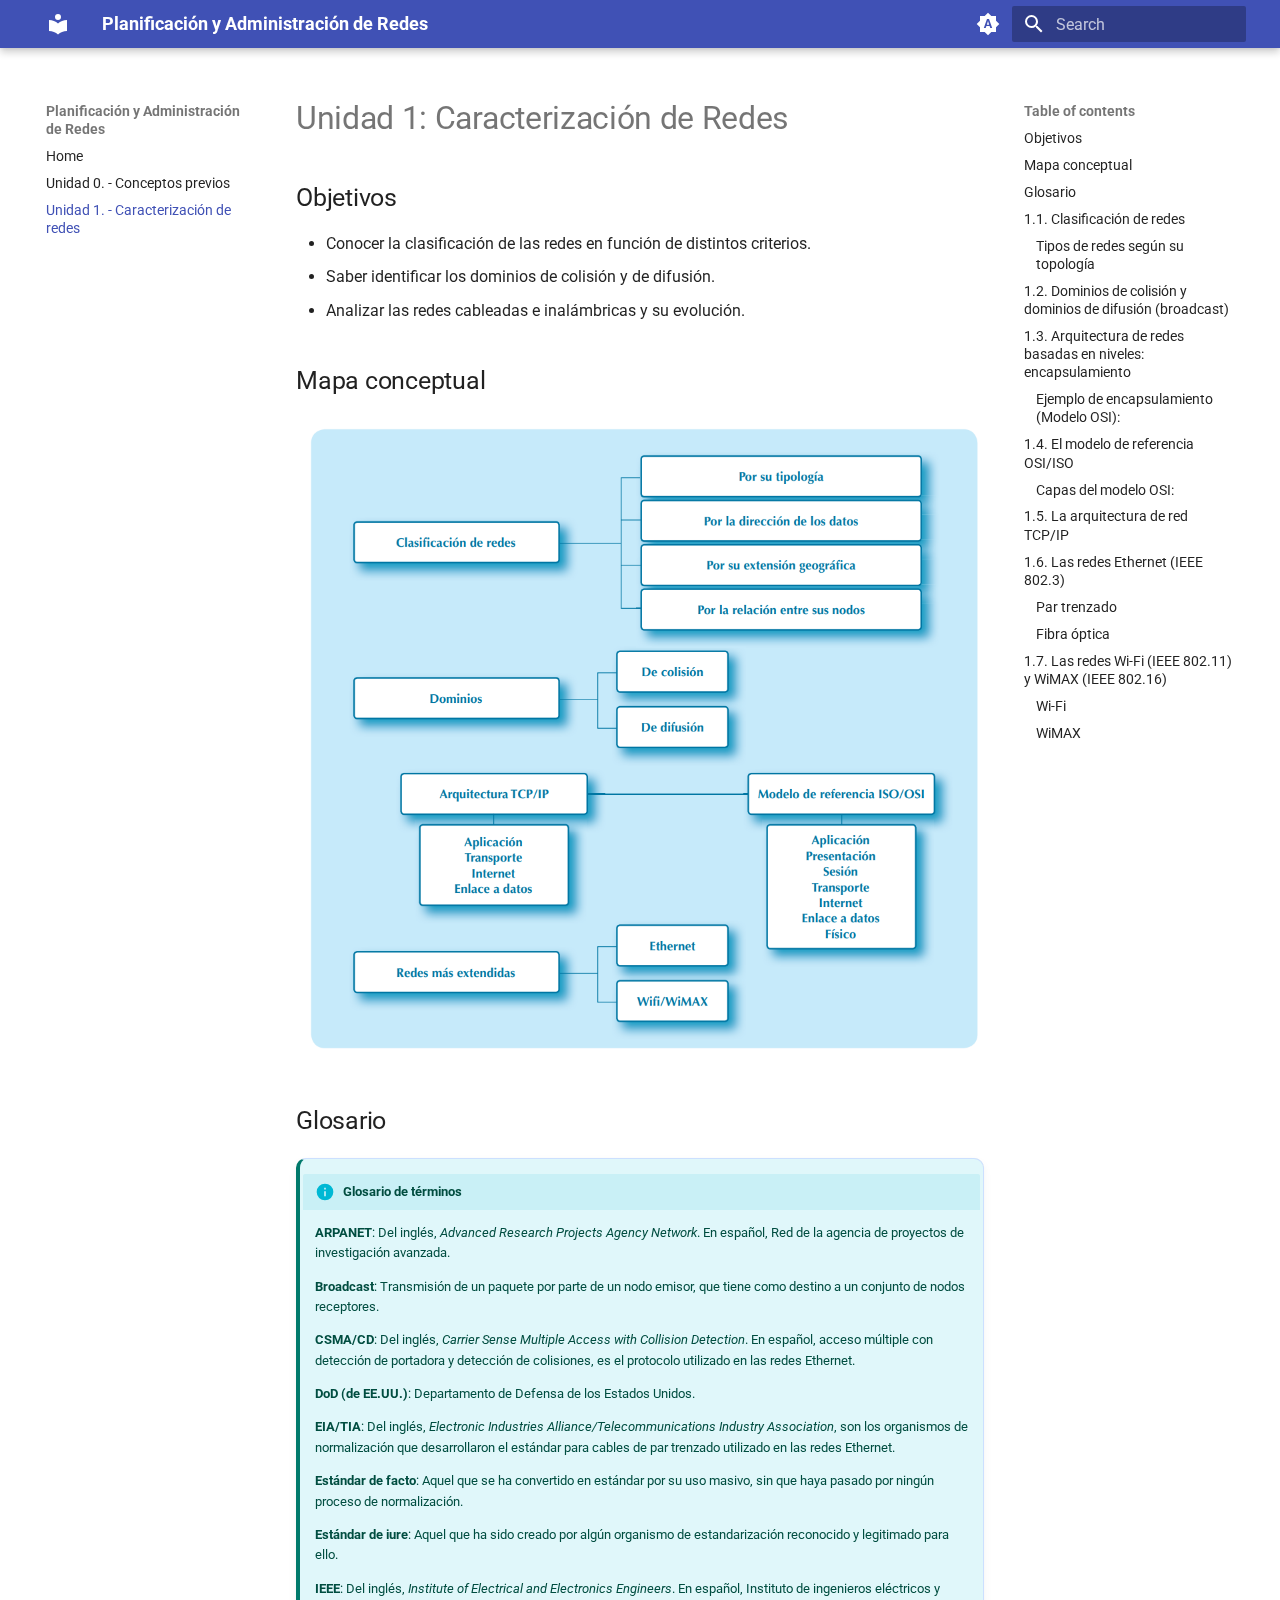
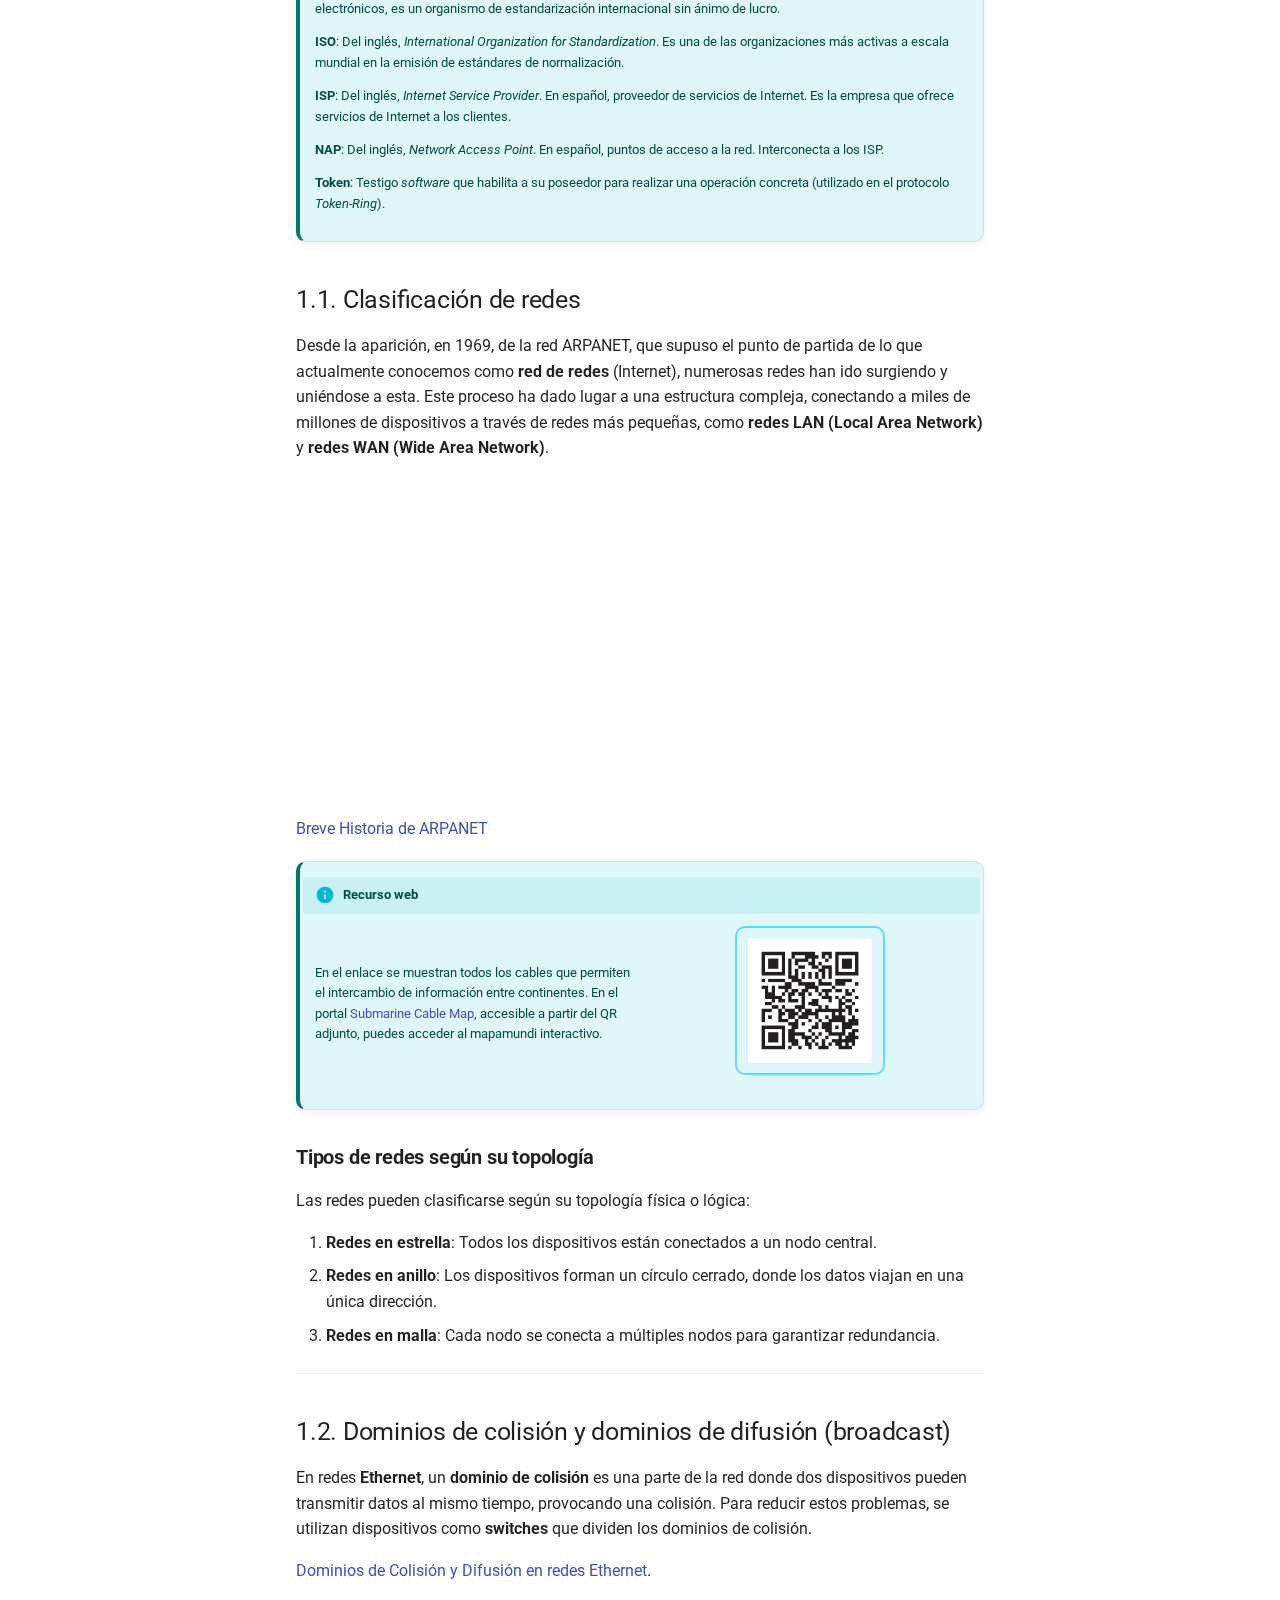
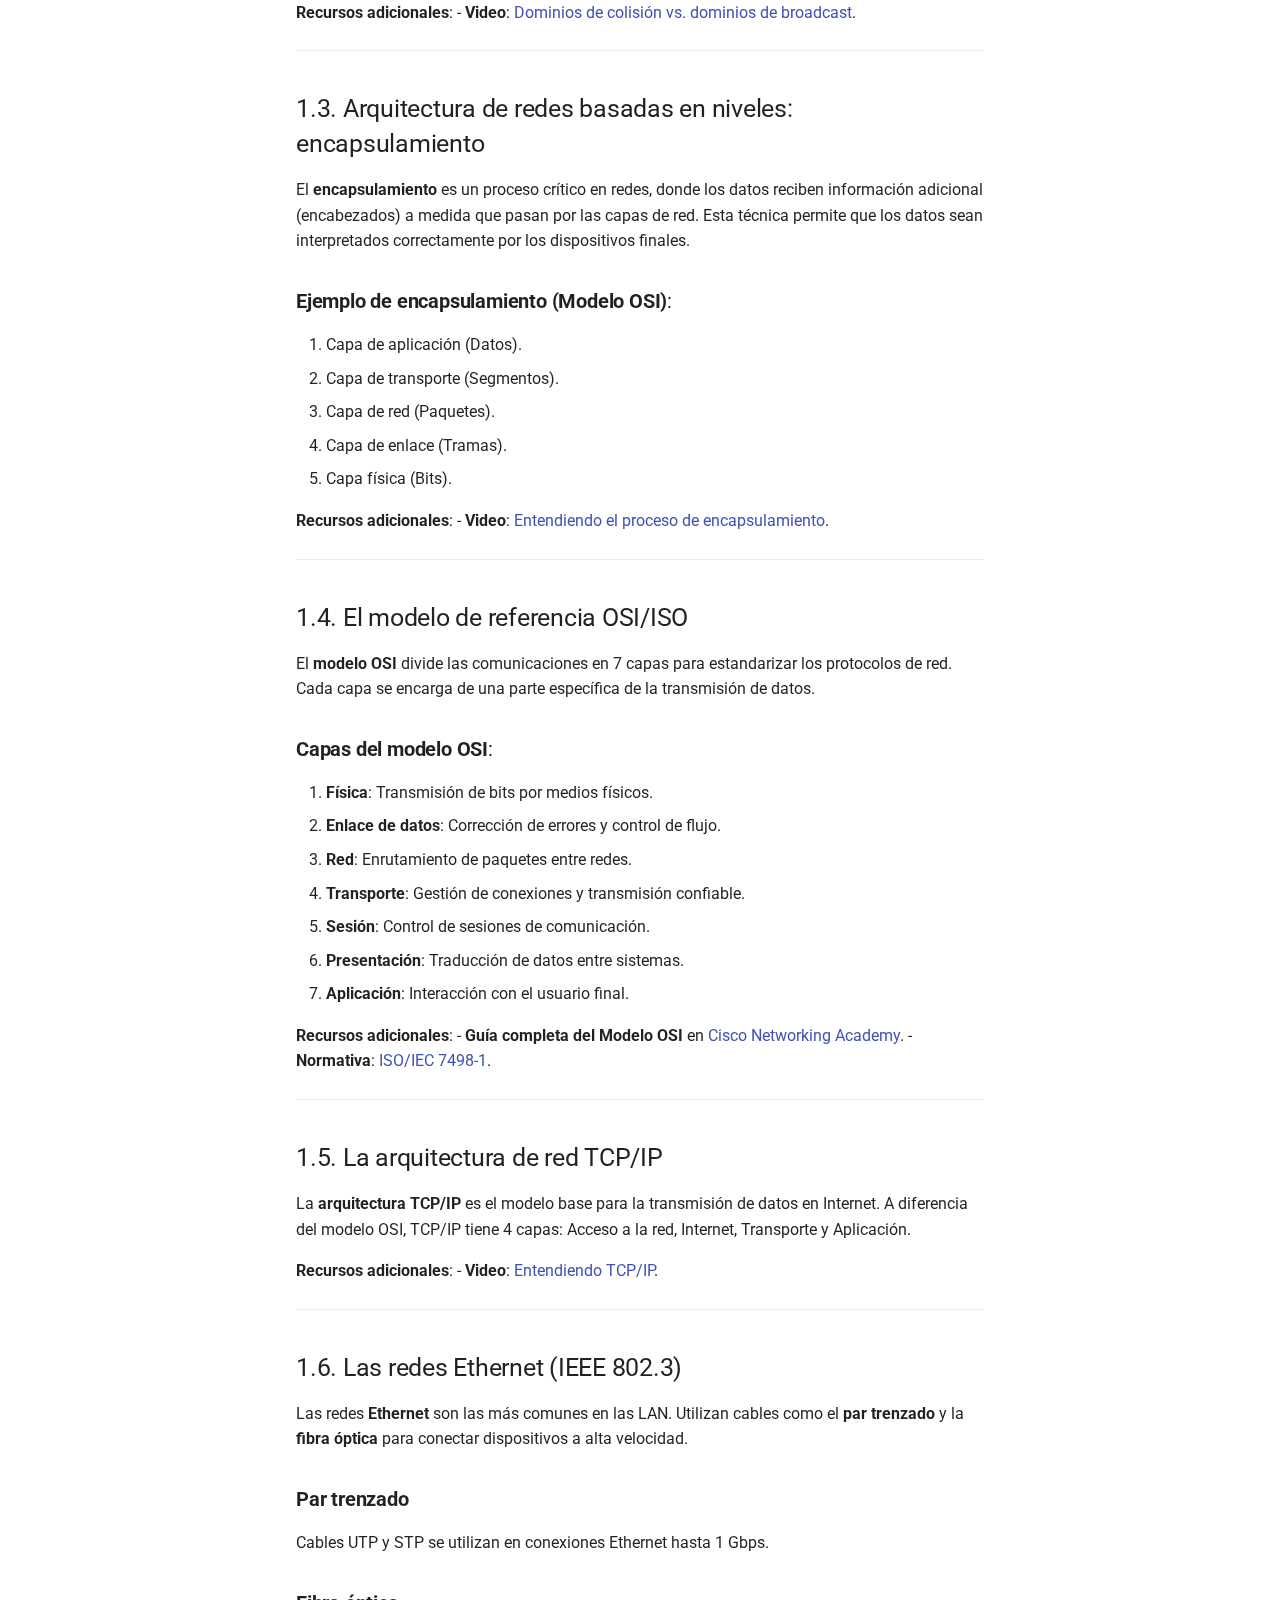
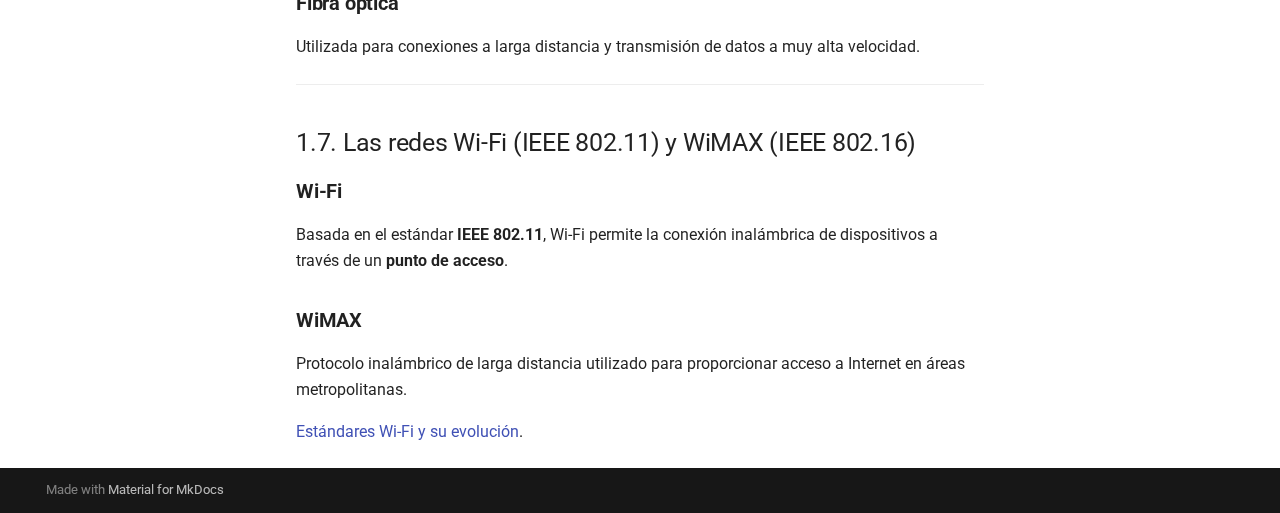
<file: unidad1/unidad1/index.html>
<!doctype html>
<html lang="en" class="no-js">
  <head>
    
      <meta charset="utf-8">
      <meta name="viewport" content="width=device-width,initial-scale=1">
      
      
      
      
        <link rel="prev" href="../../unidad0/unidad0/">
      
      
      
      <link rel="icon" href="../../assets/images/favicon.png">
      <meta name="generator" content="mkdocs-1.6.1, mkdocs-material-9.5.34">
    
    
      
        <title>Unidad 1. - Caracterización de redes - Planificación y Administración de Redes</title>
      
    
    
      <link rel="stylesheet" href="../../assets/stylesheets/main.35f28582.min.css">
      
        
        <link rel="stylesheet" href="../../assets/stylesheets/palette.06af60db.min.css">
      
      


    
    
      
    
    
      
        
        
        <link rel="preconnect" href="https://fonts.gstatic.com" crossorigin>
        <link rel="stylesheet" href="https://fonts.googleapis.com/css?family=Roboto:300,300i,400,400i,700,700i%7CRoboto+Mono:400,400i,700,700i&display=fallback">
        <style>:root{--md-text-font:"Roboto";--md-code-font:"Roboto Mono"}</style>
      
    
    
      <link rel="stylesheet" href="https://cdnjs.cloudflare.com/ajax/libs/font-awesome/6.0.0-beta3/css/all.min.css">
    
      <link rel="stylesheet" href="../../css/custom.css">
    
      <link rel="stylesheet" href="../../css/extra.css">
    
    <script>__md_scope=new URL("../..",location),__md_hash=e=>[...e].reduce(((e,_)=>(e<<5)-e+_.charCodeAt(0)),0),__md_get=(e,_=localStorage,t=__md_scope)=>JSON.parse(_.getItem(t.pathname+"."+e)),__md_set=(e,_,t=localStorage,a=__md_scope)=>{try{t.setItem(a.pathname+"."+e,JSON.stringify(_))}catch(e){}}</script>
    
      

    
    
    
  </head>
  
  
    
    
      
    
    
    
    
    <body dir="ltr" data-md-color-scheme="default" data-md-color-primary="indigo" data-md-color-accent="indigo">
  
    
    <input class="md-toggle" data-md-toggle="drawer" type="checkbox" id="__drawer" autocomplete="off">
    <input class="md-toggle" data-md-toggle="search" type="checkbox" id="__search" autocomplete="off">
    <label class="md-overlay" for="__drawer"></label>
    <div data-md-component="skip">
      
        
        <a href="#unidad-1-caracterizacion-de-redes" class="md-skip">
          Skip to content
        </a>
      
    </div>
    <div data-md-component="announce">
      
    </div>
    
    
      

  

<header class="md-header md-header--shadow" data-md-component="header">
  <nav class="md-header__inner md-grid" aria-label="Header">
    <a href="../.." title="Planificación y Administración de Redes" class="md-header__button md-logo" aria-label="Planificación y Administración de Redes" data-md-component="logo">
      
  
  <svg xmlns="http://www.w3.org/2000/svg" viewBox="0 0 24 24"><path d="M12 8a3 3 0 0 0 3-3 3 3 0 0 0-3-3 3 3 0 0 0-3 3 3 3 0 0 0 3 3m0 3.54C9.64 9.35 6.5 8 3 8v11c3.5 0 6.64 1.35 9 3.54 2.36-2.19 5.5-3.54 9-3.54V8c-3.5 0-6.64 1.35-9 3.54"/></svg>

    </a>
    <label class="md-header__button md-icon" for="__drawer">
      
      <svg xmlns="http://www.w3.org/2000/svg" viewBox="0 0 24 24"><path d="M3 6h18v2H3zm0 5h18v2H3zm0 5h18v2H3z"/></svg>
    </label>
    <div class="md-header__title" data-md-component="header-title">
      <div class="md-header__ellipsis">
        <div class="md-header__topic">
          <span class="md-ellipsis">
            Planificación y Administración de Redes
          </span>
        </div>
        <div class="md-header__topic" data-md-component="header-topic">
          <span class="md-ellipsis">
            
              Unidad 1. - Caracterización de redes
            
          </span>
        </div>
      </div>
    </div>
    
      
        <form class="md-header__option" data-md-component="palette">
  
    
    
    
    <input class="md-option" data-md-color-media="(prefers-color-scheme)" data-md-color-scheme="default" data-md-color-primary="indigo" data-md-color-accent="indigo"  aria-label="Switch to light mode"  type="radio" name="__palette" id="__palette_0">
    
      <label class="md-header__button md-icon" title="Switch to light mode" for="__palette_1" hidden>
        <svg xmlns="http://www.w3.org/2000/svg" viewBox="0 0 24 24"><path d="m14.3 16-.7-2h-3.2l-.7 2H7.8L11 7h2l3.2 9zM20 8.69V4h-4.69L12 .69 8.69 4H4v4.69L.69 12 4 15.31V20h4.69L12 23.31 15.31 20H20v-4.69L23.31 12zm-9.15 3.96h2.3L12 9z"/></svg>
      </label>
    
  
    
    
    
    <input class="md-option" data-md-color-media="(prefers-color-scheme: light)" data-md-color-scheme="default" data-md-color-primary="indigo" data-md-color-accent="indigo"  aria-label="Switch to dark mode"  type="radio" name="__palette" id="__palette_1">
    
      <label class="md-header__button md-icon" title="Switch to dark mode" for="__palette_2" hidden>
        <svg xmlns="http://www.w3.org/2000/svg" viewBox="0 0 24 24"><path d="M12 8a4 4 0 0 0-4 4 4 4 0 0 0 4 4 4 4 0 0 0 4-4 4 4 0 0 0-4-4m0 10a6 6 0 0 1-6-6 6 6 0 0 1 6-6 6 6 0 0 1 6 6 6 6 0 0 1-6 6m8-9.31V4h-4.69L12 .69 8.69 4H4v4.69L.69 12 4 15.31V20h4.69L12 23.31 15.31 20H20v-4.69L23.31 12z"/></svg>
      </label>
    
  
    
    
    
    <input class="md-option" data-md-color-media="(prefers-color-scheme: dark)" data-md-color-scheme="slate" data-md-color-primary="indigo" data-md-color-accent="indigo"  aria-label="Switch to automatic mode"  type="radio" name="__palette" id="__palette_2">
    
      <label class="md-header__button md-icon" title="Switch to automatic mode" for="__palette_0" hidden>
        <svg xmlns="http://www.w3.org/2000/svg" viewBox="0 0 24 24"><path d="M12 18c-.89 0-1.74-.2-2.5-.55C11.56 16.5 13 14.42 13 12s-1.44-4.5-3.5-5.45C10.26 6.2 11.11 6 12 6a6 6 0 0 1 6 6 6 6 0 0 1-6 6m8-9.31V4h-4.69L12 .69 8.69 4H4v4.69L.69 12 4 15.31V20h4.69L12 23.31 15.31 20H20v-4.69L23.31 12z"/></svg>
      </label>
    
  
</form>
      
    
    
      <script>var palette=__md_get("__palette");if(palette&&palette.color){if("(prefers-color-scheme)"===palette.color.media){var media=matchMedia("(prefers-color-scheme: light)"),input=document.querySelector(media.matches?"[data-md-color-media='(prefers-color-scheme: light)']":"[data-md-color-media='(prefers-color-scheme: dark)']");palette.color.media=input.getAttribute("data-md-color-media"),palette.color.scheme=input.getAttribute("data-md-color-scheme"),palette.color.primary=input.getAttribute("data-md-color-primary"),palette.color.accent=input.getAttribute("data-md-color-accent")}for(var[key,value]of Object.entries(palette.color))document.body.setAttribute("data-md-color-"+key,value)}</script>
    
    
    
      <label class="md-header__button md-icon" for="__search">
        
        <svg xmlns="http://www.w3.org/2000/svg" viewBox="0 0 24 24"><path d="M9.5 3A6.5 6.5 0 0 1 16 9.5c0 1.61-.59 3.09-1.56 4.23l.27.27h.79l5 5-1.5 1.5-5-5v-.79l-.27-.27A6.52 6.52 0 0 1 9.5 16 6.5 6.5 0 0 1 3 9.5 6.5 6.5 0 0 1 9.5 3m0 2C7 5 5 7 5 9.5S7 14 9.5 14 14 12 14 9.5 12 5 9.5 5"/></svg>
      </label>
      <div class="md-search" data-md-component="search" role="dialog">
  <label class="md-search__overlay" for="__search"></label>
  <div class="md-search__inner" role="search">
    <form class="md-search__form" name="search">
      <input type="text" class="md-search__input" name="query" aria-label="Search" placeholder="Search" autocapitalize="off" autocorrect="off" autocomplete="off" spellcheck="false" data-md-component="search-query" required>
      <label class="md-search__icon md-icon" for="__search">
        
        <svg xmlns="http://www.w3.org/2000/svg" viewBox="0 0 24 24"><path d="M9.5 3A6.5 6.5 0 0 1 16 9.5c0 1.61-.59 3.09-1.56 4.23l.27.27h.79l5 5-1.5 1.5-5-5v-.79l-.27-.27A6.52 6.52 0 0 1 9.5 16 6.5 6.5 0 0 1 3 9.5 6.5 6.5 0 0 1 9.5 3m0 2C7 5 5 7 5 9.5S7 14 9.5 14 14 12 14 9.5 12 5 9.5 5"/></svg>
        
        <svg xmlns="http://www.w3.org/2000/svg" viewBox="0 0 24 24"><path d="M20 11v2H8l5.5 5.5-1.42 1.42L4.16 12l7.92-7.92L13.5 5.5 8 11z"/></svg>
      </label>
      <nav class="md-search__options" aria-label="Search">
        
        <button type="reset" class="md-search__icon md-icon" title="Clear" aria-label="Clear" tabindex="-1">
          
          <svg xmlns="http://www.w3.org/2000/svg" viewBox="0 0 24 24"><path d="M19 6.41 17.59 5 12 10.59 6.41 5 5 6.41 10.59 12 5 17.59 6.41 19 12 13.41 17.59 19 19 17.59 13.41 12z"/></svg>
        </button>
      </nav>
      
    </form>
    <div class="md-search__output">
      <div class="md-search__scrollwrap" tabindex="0" data-md-scrollfix>
        <div class="md-search-result" data-md-component="search-result">
          <div class="md-search-result__meta">
            Initializing search
          </div>
          <ol class="md-search-result__list" role="presentation"></ol>
        </div>
      </div>
    </div>
  </div>
</div>
    
    
  </nav>
  
</header>
    
    <div class="md-container" data-md-component="container">
      
      
        
          
        
      
      <main class="md-main" data-md-component="main">
        <div class="md-main__inner md-grid">
          
            
              
              <div class="md-sidebar md-sidebar--primary" data-md-component="sidebar" data-md-type="navigation" >
                <div class="md-sidebar__scrollwrap">
                  <div class="md-sidebar__inner">
                    



<nav class="md-nav md-nav--primary" aria-label="Navigation" data-md-level="0">
  <label class="md-nav__title" for="__drawer">
    <a href="../.." title="Planificación y Administración de Redes" class="md-nav__button md-logo" aria-label="Planificación y Administración de Redes" data-md-component="logo">
      
  
  <svg xmlns="http://www.w3.org/2000/svg" viewBox="0 0 24 24"><path d="M12 8a3 3 0 0 0 3-3 3 3 0 0 0-3-3 3 3 0 0 0-3 3 3 3 0 0 0 3 3m0 3.54C9.64 9.35 6.5 8 3 8v11c3.5 0 6.64 1.35 9 3.54 2.36-2.19 5.5-3.54 9-3.54V8c-3.5 0-6.64 1.35-9 3.54"/></svg>

    </a>
    Planificación y Administración de Redes
  </label>
  
  <ul class="md-nav__list" data-md-scrollfix>
    
      
      
  
  
  
  
    <li class="md-nav__item">
      <a href="../.." class="md-nav__link">
        
  
  <span class="md-ellipsis">
    Home
  </span>
  

      </a>
    </li>
  

    
      
      
  
  
  
  
    <li class="md-nav__item">
      <a href="../../unidad0/unidad0/" class="md-nav__link">
        
  
  <span class="md-ellipsis">
    Unidad 0. - Conceptos previos
  </span>
  

      </a>
    </li>
  

    
      
      
  
  
    
  
  
  
    <li class="md-nav__item md-nav__item--active">
      
      <input class="md-nav__toggle md-toggle" type="checkbox" id="__toc">
      
      
        
      
      
        <label class="md-nav__link md-nav__link--active" for="__toc">
          
  
  <span class="md-ellipsis">
    Unidad 1. - Caracterización de redes
  </span>
  

          <span class="md-nav__icon md-icon"></span>
        </label>
      
      <a href="./" class="md-nav__link md-nav__link--active">
        
  
  <span class="md-ellipsis">
    Unidad 1. - Caracterización de redes
  </span>
  

      </a>
      
        

<nav class="md-nav md-nav--secondary" aria-label="Table of contents">
  
  
  
    
  
  
    <label class="md-nav__title" for="__toc">
      <span class="md-nav__icon md-icon"></span>
      Table of contents
    </label>
    <ul class="md-nav__list" data-md-component="toc" data-md-scrollfix>
      
        <li class="md-nav__item">
  <a href="#objetivos" class="md-nav__link">
    <span class="md-ellipsis">
      Objetivos
    </span>
  </a>
  
</li>
      
        <li class="md-nav__item">
  <a href="#mapa-conceptual" class="md-nav__link">
    <span class="md-ellipsis">
      Mapa conceptual
    </span>
  </a>
  
</li>
      
        <li class="md-nav__item">
  <a href="#glosario" class="md-nav__link">
    <span class="md-ellipsis">
      Glosario
    </span>
  </a>
  
</li>
      
        <li class="md-nav__item">
  <a href="#11-clasificacion-de-redes" class="md-nav__link">
    <span class="md-ellipsis">
      1.1. Clasificación de redes
    </span>
  </a>
  
    <nav class="md-nav" aria-label="1.1. Clasificación de redes">
      <ul class="md-nav__list">
        
          <li class="md-nav__item">
  <a href="#tipos-de-redes-segun-su-topologia" class="md-nav__link">
    <span class="md-ellipsis">
      Tipos de redes según su topología
    </span>
  </a>
  
</li>
        
      </ul>
    </nav>
  
</li>
      
        <li class="md-nav__item">
  <a href="#12-dominios-de-colision-y-dominios-de-difusion-broadcast" class="md-nav__link">
    <span class="md-ellipsis">
      1.2. Dominios de colisión y dominios de difusión (broadcast)
    </span>
  </a>
  
</li>
      
        <li class="md-nav__item">
  <a href="#13-arquitectura-de-redes-basadas-en-niveles-encapsulamiento" class="md-nav__link">
    <span class="md-ellipsis">
      1.3. Arquitectura de redes basadas en niveles: encapsulamiento
    </span>
  </a>
  
    <nav class="md-nav" aria-label="1.3. Arquitectura de redes basadas en niveles: encapsulamiento">
      <ul class="md-nav__list">
        
          <li class="md-nav__item">
  <a href="#ejemplo-de-encapsulamiento-modelo-osi" class="md-nav__link">
    <span class="md-ellipsis">
      Ejemplo de encapsulamiento (Modelo OSI):
    </span>
  </a>
  
</li>
        
      </ul>
    </nav>
  
</li>
      
        <li class="md-nav__item">
  <a href="#14-el-modelo-de-referencia-osiiso" class="md-nav__link">
    <span class="md-ellipsis">
      1.4. El modelo de referencia OSI/ISO
    </span>
  </a>
  
    <nav class="md-nav" aria-label="1.4. El modelo de referencia OSI/ISO">
      <ul class="md-nav__list">
        
          <li class="md-nav__item">
  <a href="#capas-del-modelo-osi" class="md-nav__link">
    <span class="md-ellipsis">
      Capas del modelo OSI:
    </span>
  </a>
  
</li>
        
      </ul>
    </nav>
  
</li>
      
        <li class="md-nav__item">
  <a href="#15-la-arquitectura-de-red-tcpip" class="md-nav__link">
    <span class="md-ellipsis">
      1.5. La arquitectura de red TCP/IP
    </span>
  </a>
  
</li>
      
        <li class="md-nav__item">
  <a href="#16-las-redes-ethernet-ieee-8023" class="md-nav__link">
    <span class="md-ellipsis">
      1.6. Las redes Ethernet (IEEE 802.3)
    </span>
  </a>
  
    <nav class="md-nav" aria-label="1.6. Las redes Ethernet (IEEE 802.3)">
      <ul class="md-nav__list">
        
          <li class="md-nav__item">
  <a href="#par-trenzado" class="md-nav__link">
    <span class="md-ellipsis">
      Par trenzado
    </span>
  </a>
  
</li>
        
          <li class="md-nav__item">
  <a href="#fibra-optica" class="md-nav__link">
    <span class="md-ellipsis">
      Fibra óptica
    </span>
  </a>
  
</li>
        
      </ul>
    </nav>
  
</li>
      
        <li class="md-nav__item">
  <a href="#17-las-redes-wi-fi-ieee-80211-y-wimax-ieee-80216" class="md-nav__link">
    <span class="md-ellipsis">
      1.7. Las redes Wi-Fi (IEEE 802.11) y WiMAX (IEEE 802.16)
    </span>
  </a>
  
    <nav class="md-nav" aria-label="1.7. Las redes Wi-Fi (IEEE 802.11) y WiMAX (IEEE 802.16)">
      <ul class="md-nav__list">
        
          <li class="md-nav__item">
  <a href="#wi-fi" class="md-nav__link">
    <span class="md-ellipsis">
      Wi-Fi
    </span>
  </a>
  
</li>
        
          <li class="md-nav__item">
  <a href="#wimax" class="md-nav__link">
    <span class="md-ellipsis">
      WiMAX
    </span>
  </a>
  
</li>
        
      </ul>
    </nav>
  
</li>
      
    </ul>
  
</nav>
      
    </li>
  

    
  </ul>
</nav>
                  </div>
                </div>
              </div>
            
            
              
              <div class="md-sidebar md-sidebar--secondary" data-md-component="sidebar" data-md-type="toc" >
                <div class="md-sidebar__scrollwrap">
                  <div class="md-sidebar__inner">
                    

<nav class="md-nav md-nav--secondary" aria-label="Table of contents">
  
  
  
    
  
  
    <label class="md-nav__title" for="__toc">
      <span class="md-nav__icon md-icon"></span>
      Table of contents
    </label>
    <ul class="md-nav__list" data-md-component="toc" data-md-scrollfix>
      
        <li class="md-nav__item">
  <a href="#objetivos" class="md-nav__link">
    <span class="md-ellipsis">
      Objetivos
    </span>
  </a>
  
</li>
      
        <li class="md-nav__item">
  <a href="#mapa-conceptual" class="md-nav__link">
    <span class="md-ellipsis">
      Mapa conceptual
    </span>
  </a>
  
</li>
      
        <li class="md-nav__item">
  <a href="#glosario" class="md-nav__link">
    <span class="md-ellipsis">
      Glosario
    </span>
  </a>
  
</li>
      
        <li class="md-nav__item">
  <a href="#11-clasificacion-de-redes" class="md-nav__link">
    <span class="md-ellipsis">
      1.1. Clasificación de redes
    </span>
  </a>
  
    <nav class="md-nav" aria-label="1.1. Clasificación de redes">
      <ul class="md-nav__list">
        
          <li class="md-nav__item">
  <a href="#tipos-de-redes-segun-su-topologia" class="md-nav__link">
    <span class="md-ellipsis">
      Tipos de redes según su topología
    </span>
  </a>
  
</li>
        
      </ul>
    </nav>
  
</li>
      
        <li class="md-nav__item">
  <a href="#12-dominios-de-colision-y-dominios-de-difusion-broadcast" class="md-nav__link">
    <span class="md-ellipsis">
      1.2. Dominios de colisión y dominios de difusión (broadcast)
    </span>
  </a>
  
</li>
      
        <li class="md-nav__item">
  <a href="#13-arquitectura-de-redes-basadas-en-niveles-encapsulamiento" class="md-nav__link">
    <span class="md-ellipsis">
      1.3. Arquitectura de redes basadas en niveles: encapsulamiento
    </span>
  </a>
  
    <nav class="md-nav" aria-label="1.3. Arquitectura de redes basadas en niveles: encapsulamiento">
      <ul class="md-nav__list">
        
          <li class="md-nav__item">
  <a href="#ejemplo-de-encapsulamiento-modelo-osi" class="md-nav__link">
    <span class="md-ellipsis">
      Ejemplo de encapsulamiento (Modelo OSI):
    </span>
  </a>
  
</li>
        
      </ul>
    </nav>
  
</li>
      
        <li class="md-nav__item">
  <a href="#14-el-modelo-de-referencia-osiiso" class="md-nav__link">
    <span class="md-ellipsis">
      1.4. El modelo de referencia OSI/ISO
    </span>
  </a>
  
    <nav class="md-nav" aria-label="1.4. El modelo de referencia OSI/ISO">
      <ul class="md-nav__list">
        
          <li class="md-nav__item">
  <a href="#capas-del-modelo-osi" class="md-nav__link">
    <span class="md-ellipsis">
      Capas del modelo OSI:
    </span>
  </a>
  
</li>
        
      </ul>
    </nav>
  
</li>
      
        <li class="md-nav__item">
  <a href="#15-la-arquitectura-de-red-tcpip" class="md-nav__link">
    <span class="md-ellipsis">
      1.5. La arquitectura de red TCP/IP
    </span>
  </a>
  
</li>
      
        <li class="md-nav__item">
  <a href="#16-las-redes-ethernet-ieee-8023" class="md-nav__link">
    <span class="md-ellipsis">
      1.6. Las redes Ethernet (IEEE 802.3)
    </span>
  </a>
  
    <nav class="md-nav" aria-label="1.6. Las redes Ethernet (IEEE 802.3)">
      <ul class="md-nav__list">
        
          <li class="md-nav__item">
  <a href="#par-trenzado" class="md-nav__link">
    <span class="md-ellipsis">
      Par trenzado
    </span>
  </a>
  
</li>
        
          <li class="md-nav__item">
  <a href="#fibra-optica" class="md-nav__link">
    <span class="md-ellipsis">
      Fibra óptica
    </span>
  </a>
  
</li>
        
      </ul>
    </nav>
  
</li>
      
        <li class="md-nav__item">
  <a href="#17-las-redes-wi-fi-ieee-80211-y-wimax-ieee-80216" class="md-nav__link">
    <span class="md-ellipsis">
      1.7. Las redes Wi-Fi (IEEE 802.11) y WiMAX (IEEE 802.16)
    </span>
  </a>
  
    <nav class="md-nav" aria-label="1.7. Las redes Wi-Fi (IEEE 802.11) y WiMAX (IEEE 802.16)">
      <ul class="md-nav__list">
        
          <li class="md-nav__item">
  <a href="#wi-fi" class="md-nav__link">
    <span class="md-ellipsis">
      Wi-Fi
    </span>
  </a>
  
</li>
        
          <li class="md-nav__item">
  <a href="#wimax" class="md-nav__link">
    <span class="md-ellipsis">
      WiMAX
    </span>
  </a>
  
</li>
        
      </ul>
    </nav>
  
</li>
      
    </ul>
  
</nav>
                  </div>
                </div>
              </div>
            
          
          
            <div class="md-content" data-md-component="content">
              <article class="md-content__inner md-typeset">
                
                  


<h1 id="unidad-1-caracterizacion-de-redes"><strong>Unidad 1: Caracterización de Redes</strong></h1>
<h2 id="objetivos"><strong>Objetivos</strong></h2>
<ul>
<li>Conocer la clasificación de las redes en función de distintos criterios.</li>
<li>Saber identificar los dominios de colisión y de difusión.</li>
<li>Analizar las redes cableadas e inalámbricas y su evolución.</li>
</ul>
<h2 id="mapa-conceptual"><strong>Mapa conceptual</strong></h2>
<p><img src="../images/mapa-conceptual.png"></p>
<h2 id="glosario"><strong>Glosario</strong></h2>
<div class="admonition info">
<p class="admonition-title">Glosario de términos</p>
<p><strong>ARPANET</strong>: Del inglés, <em>Advanced Research Projects Agency Network</em>. En español, Red de la agencia de proyectos de investigación avanzada.</p>
<p><strong>Broadcast</strong>: Transmisión de un paquete por parte de un nodo emisor, que tiene como destino a un conjunto de nodos receptores.</p>
<p><strong>CSMA/CD</strong>: Del inglés, <em>Carrier Sense Multiple Access with Collision Detection</em>. En español, acceso múltiple con detección de portadora y detección de colisiones, es el protocolo utilizado en las redes Ethernet.</p>
<p><strong>DoD (de EE.UU.)</strong>: Departamento de Defensa de los Estados Unidos.</p>
<p><strong>EIA/TIA</strong>: Del inglés, <em>Electronic Industries Alliance/Telecommunications Industry Association</em>, son los organismos de normalización que desarrollaron el estándar para cables de par trenzado utilizado en las redes Ethernet.</p>
<p><strong>Estándar de facto</strong>: Aquel que se ha convertido en estándar por su uso masivo, sin que haya pasado por ningún proceso de normalización.</p>
<p><strong>Estándar de iure</strong>: Aquel que ha sido creado por algún organismo de estandarización reconocido y legitimado para ello.</p>
<p><strong>IEEE</strong>: Del inglés, <em>Institute of Electrical and Electronics Engineers</em>. En español, Instituto de ingenieros eléctricos y electrónicos, es un organismo de estandarización internacional sin ánimo de lucro.</p>
<p><strong>ISO</strong>: Del inglés, <em>International Organization for Standardization</em>. Es una de las organizaciones más activas a escala mundial en la emisión de estándares de normalización.</p>
<p><strong>ISP</strong>: Del inglés, <em>Internet Service Provider</em>. En español, proveedor de servicios de Internet. Es la empresa que ofrece servicios de Internet a los clientes.</p>
<p><strong>NAP</strong>: Del inglés, <em>Network Access Point</em>. En español, puntos de acceso a la red. Interconecta a los ISP.</p>
<p><strong>Token</strong>: Testigo <em>software</em> que habilita a su poseedor para realizar una operación concreta (utilizado en el protocolo <em>Token-Ring</em>).</p>
</div>
<h2 id="11-clasificacion-de-redes"><strong>1.1. Clasificación de redes</strong></h2>
<p>Desde la aparición, en 1969, de la red ARPANET, que supuso el punto de partida de lo que actualmente conocemos como <strong>red de redes</strong> (Internet), numerosas redes han ido surgiendo y uniéndose a esta. Este proceso ha dado lugar a una estructura compleja, conectando a miles de millones de dispositivos a través de redes más pequeñas, como <strong>redes LAN (Local Area Network)</strong> y <strong>redes WAN (Wide Area Network)</strong>.</p>
<iframe width="560" height="315" src="https://www.youtube.com/embed/TzJGUzEKo_s" title="Breve Historia de ARPANET" frameborder="0" allow="accelerometer; autoplay; clipboard-write; encrypted-media; gyroscope; picture-in-picture; web-share" allowfullscreen></iframe>

<p><a href="https://www.youtube.com/watch?v=TzJGUzEKo_s">Breve Historia de ARPANET</a></p>
<div class="admonition info">
<p class="admonition-title">Recurso web</p>
<p><div style="display: flex; justify-content: space-between; align-items: center;">
    <div style="flex: 1; padding-right: 20px;">
        En el enlace se muestran todos los cables que permiten el intercambio de información entre continentes. 
        En el portal <a href="https://www.submarinecablemap.com">Submarine Cable Map</a>, accesible a partir del QR adjunto, 
        puedes acceder al mapamundi interactivo.
    </div>
    <div style="flex: 1; text-align: center;">
        <img src="../images/qr-cables-red.png" width="150px" style="border: 2px solid #61DAFB; border-radius: 10px; padding: 10px;">
    </div>
</div></p>
</div>
<h3 id="tipos-de-redes-segun-su-topologia"><strong>Tipos de redes según su topología</strong></h3>
<p>Las redes pueden clasificarse según su topología física o lógica:</p>
<ol>
<li><strong>Redes en estrella</strong>: Todos los dispositivos están conectados a un nodo central.</li>
<li><strong>Redes en anillo</strong>: Los dispositivos forman un círculo cerrado, donde los datos viajan en una única dirección.</li>
<li><strong>Redes en malla</strong>: Cada nodo se conecta a múltiples nodos para garantizar redundancia.</li>
</ol>
<hr />
<h2 id="12-dominios-de-colision-y-dominios-de-difusion-broadcast"><strong>1.2. Dominios de colisión y dominios de difusión (broadcast)</strong></h2>
<p>En redes <strong>Ethernet</strong>, un <strong>dominio de colisión</strong> es una parte de la red donde dos dispositivos pueden transmitir datos al mismo tiempo, provocando una colisión. Para reducir estos problemas, se utilizan dispositivos como <strong>switches</strong> que dividen los dominios de colisión.</p>
<p><a href="https://www.commscope.com/network-collision">Dominios de Colisión y Difusión en redes Ethernet</a>.</p>
<p><strong>Recursos adicionales</strong>:
- <strong>Video</strong>: <a href="https://www.youtube.com/watch?v=HDQEUqReDTg">Dominios de colisión vs. dominios de broadcast</a>.</p>
<hr />
<h2 id="13-arquitectura-de-redes-basadas-en-niveles-encapsulamiento"><strong>1.3. Arquitectura de redes basadas en niveles: encapsulamiento</strong></h2>
<p>El <strong>encapsulamiento</strong> es un proceso crítico en redes, donde los datos reciben información adicional (encabezados) a medida que pasan por las capas de red. Esta técnica permite que los datos sean interpretados correctamente por los dispositivos finales.</p>
<h3 id="ejemplo-de-encapsulamiento-modelo-osi"><strong>Ejemplo de encapsulamiento (Modelo OSI)</strong>:</h3>
<ol>
<li>Capa de aplicación (Datos).</li>
<li>Capa de transporte (Segmentos).</li>
<li>Capa de red (Paquetes).</li>
<li>Capa de enlace (Tramas).</li>
<li>Capa física (Bits).</li>
</ol>
<p><strong>Recursos adicionales</strong>:
- <strong>Video</strong>: <a href="https://www.youtube.com/watch?v=XPE_pKzsM5Q">Entendiendo el proceso de encapsulamiento</a>.</p>
<hr />
<h2 id="14-el-modelo-de-referencia-osiiso"><strong>1.4. El modelo de referencia OSI/ISO</strong></h2>
<p>El <strong>modelo OSI</strong> divide las comunicaciones en 7 capas para estandarizar los protocolos de red. Cada capa se encarga de una parte específica de la transmisión de datos.</p>
<h3 id="capas-del-modelo-osi"><strong>Capas del modelo OSI</strong>:</h3>
<ol>
<li><strong>Física</strong>: Transmisión de bits por medios físicos.</li>
<li><strong>Enlace de datos</strong>: Corrección de errores y control de flujo.</li>
<li><strong>Red</strong>: Enrutamiento de paquetes entre redes.</li>
<li><strong>Transporte</strong>: Gestión de conexiones y transmisión confiable.</li>
<li><strong>Sesión</strong>: Control de sesiones de comunicación.</li>
<li><strong>Presentación</strong>: Traducción de datos entre sistemas.</li>
<li><strong>Aplicación</strong>: Interacción con el usuario final.</li>
</ol>
<p><strong>Recursos adicionales</strong>:
- <strong>Guía completa del Modelo OSI</strong> en <a href="https://www.cisco.com/c/en/us/solutions/what-is-networking.html">Cisco Networking Academy</a>.
- <strong>Normativa</strong>: <a href="https://www.iso.org/standard/20269.html">ISO/IEC 7498-1</a>.</p>
<hr />
<h2 id="15-la-arquitectura-de-red-tcpip"><strong>1.5. La arquitectura de red TCP/IP</strong></h2>
<p>La <strong>arquitectura TCP/IP</strong> es el modelo base para la transmisión de datos en Internet. A diferencia del modelo OSI, TCP/IP tiene 4 capas: Acceso a la red, Internet, Transporte y Aplicación.</p>
<p><strong>Recursos adicionales</strong>:
- <strong>Video</strong>: <a href="https://www.youtube.com/watch?v=4RikG-69r7s">Entendiendo TCP/IP</a>.</p>
<hr />
<h2 id="16-las-redes-ethernet-ieee-8023"><strong>1.6. Las redes Ethernet (IEEE 802.3)</strong></h2>
<p>Las redes <strong>Ethernet</strong> son las más comunes en las LAN. Utilizan cables como el <strong>par trenzado</strong> y la <strong>fibra óptica</strong> para conectar dispositivos a alta velocidad.</p>
<h3 id="par-trenzado"><strong>Par trenzado</strong></h3>
<p>Cables UTP y STP se utilizan en conexiones Ethernet hasta 1 Gbps.</p>
<h3 id="fibra-optica"><strong>Fibra óptica</strong></h3>
<p>Utilizada para conexiones a larga distancia y transmisión de datos a muy alta velocidad.</p>
<hr />
<h2 id="17-las-redes-wi-fi-ieee-80211-y-wimax-ieee-80216"><strong>1.7. Las redes Wi-Fi (IEEE 802.11) y WiMAX (IEEE 802.16)</strong></h2>
<h3 id="wi-fi"><strong>Wi-Fi</strong></h3>
<p>Basada en el estándar <strong>IEEE 802.11</strong>, Wi-Fi permite la conexión inalámbrica de dispositivos a través de un <strong>punto de acceso</strong>.</p>
<h3 id="wimax"><strong>WiMAX</strong></h3>
<p>Protocolo inalámbrico de larga distancia utilizado para proporcionar acceso a Internet en áreas metropolitanas.</p>
<p><a href="https://www.networkworld.com/article/3409290/the-history-of-wi-fi-standards.html">Estándares Wi-Fi y su evolución</a>.</p>












                
              </article>
            </div>
          
          
  <script>var tabs=__md_get("__tabs");if(Array.isArray(tabs))e:for(var set of document.querySelectorAll(".tabbed-set")){var labels=set.querySelector(".tabbed-labels");for(var tab of tabs)for(var label of labels.getElementsByTagName("label"))if(label.innerText.trim()===tab){var input=document.getElementById(label.htmlFor);input.checked=!0;continue e}}</script>

<script>var target=document.getElementById(location.hash.slice(1));target&&target.name&&(target.checked=target.name.startsWith("__tabbed_"))</script>
        </div>
        
      </main>
      
        <footer class="md-footer">
  
  <div class="md-footer-meta md-typeset">
    <div class="md-footer-meta__inner md-grid">
      <div class="md-copyright">
  
  
    Made with
    <a href="https://squidfunk.github.io/mkdocs-material/" target="_blank" rel="noopener">
      Material for MkDocs
    </a>
  
</div>
      
    </div>
  </div>
</footer>
      
    </div>
    <div class="md-dialog" data-md-component="dialog">
      <div class="md-dialog__inner md-typeset"></div>
    </div>
    
    
    <script id="__config" type="application/json">{"base": "../..", "features": ["content.code.copy", "content.tabs.link"], "search": "../../assets/javascripts/workers/search.07f07601.min.js", "translations": {"clipboard.copied": "Copied to clipboard", "clipboard.copy": "Copy to clipboard", "search.result.more.one": "1 more on this page", "search.result.more.other": "# more on this page", "search.result.none": "No matching documents", "search.result.one": "1 matching document", "search.result.other": "# matching documents", "search.result.placeholder": "Type to start searching", "search.result.term.missing": "Missing", "select.version": "Select version"}}</script>
    
    
      <script src="../../assets/javascripts/bundle.56dfad97.min.js"></script>
      
    
  </body>
</html>
</file>
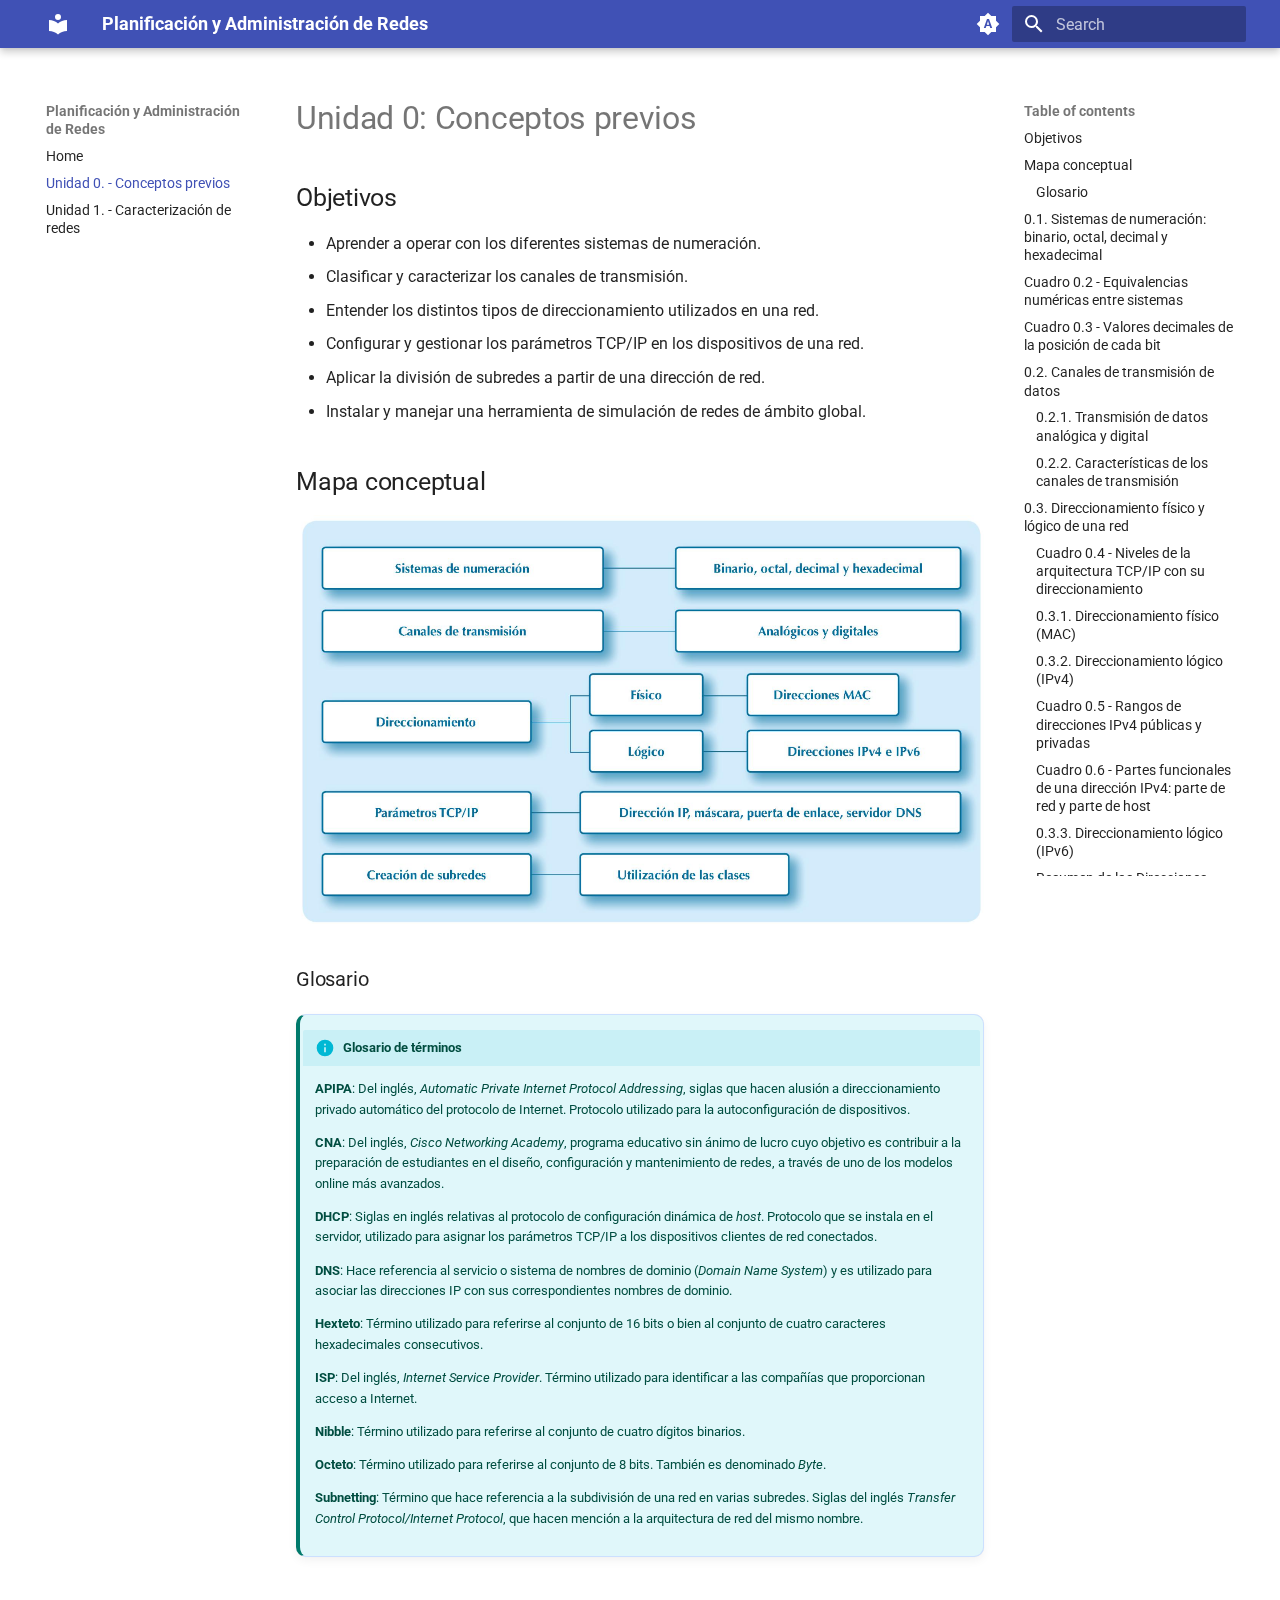
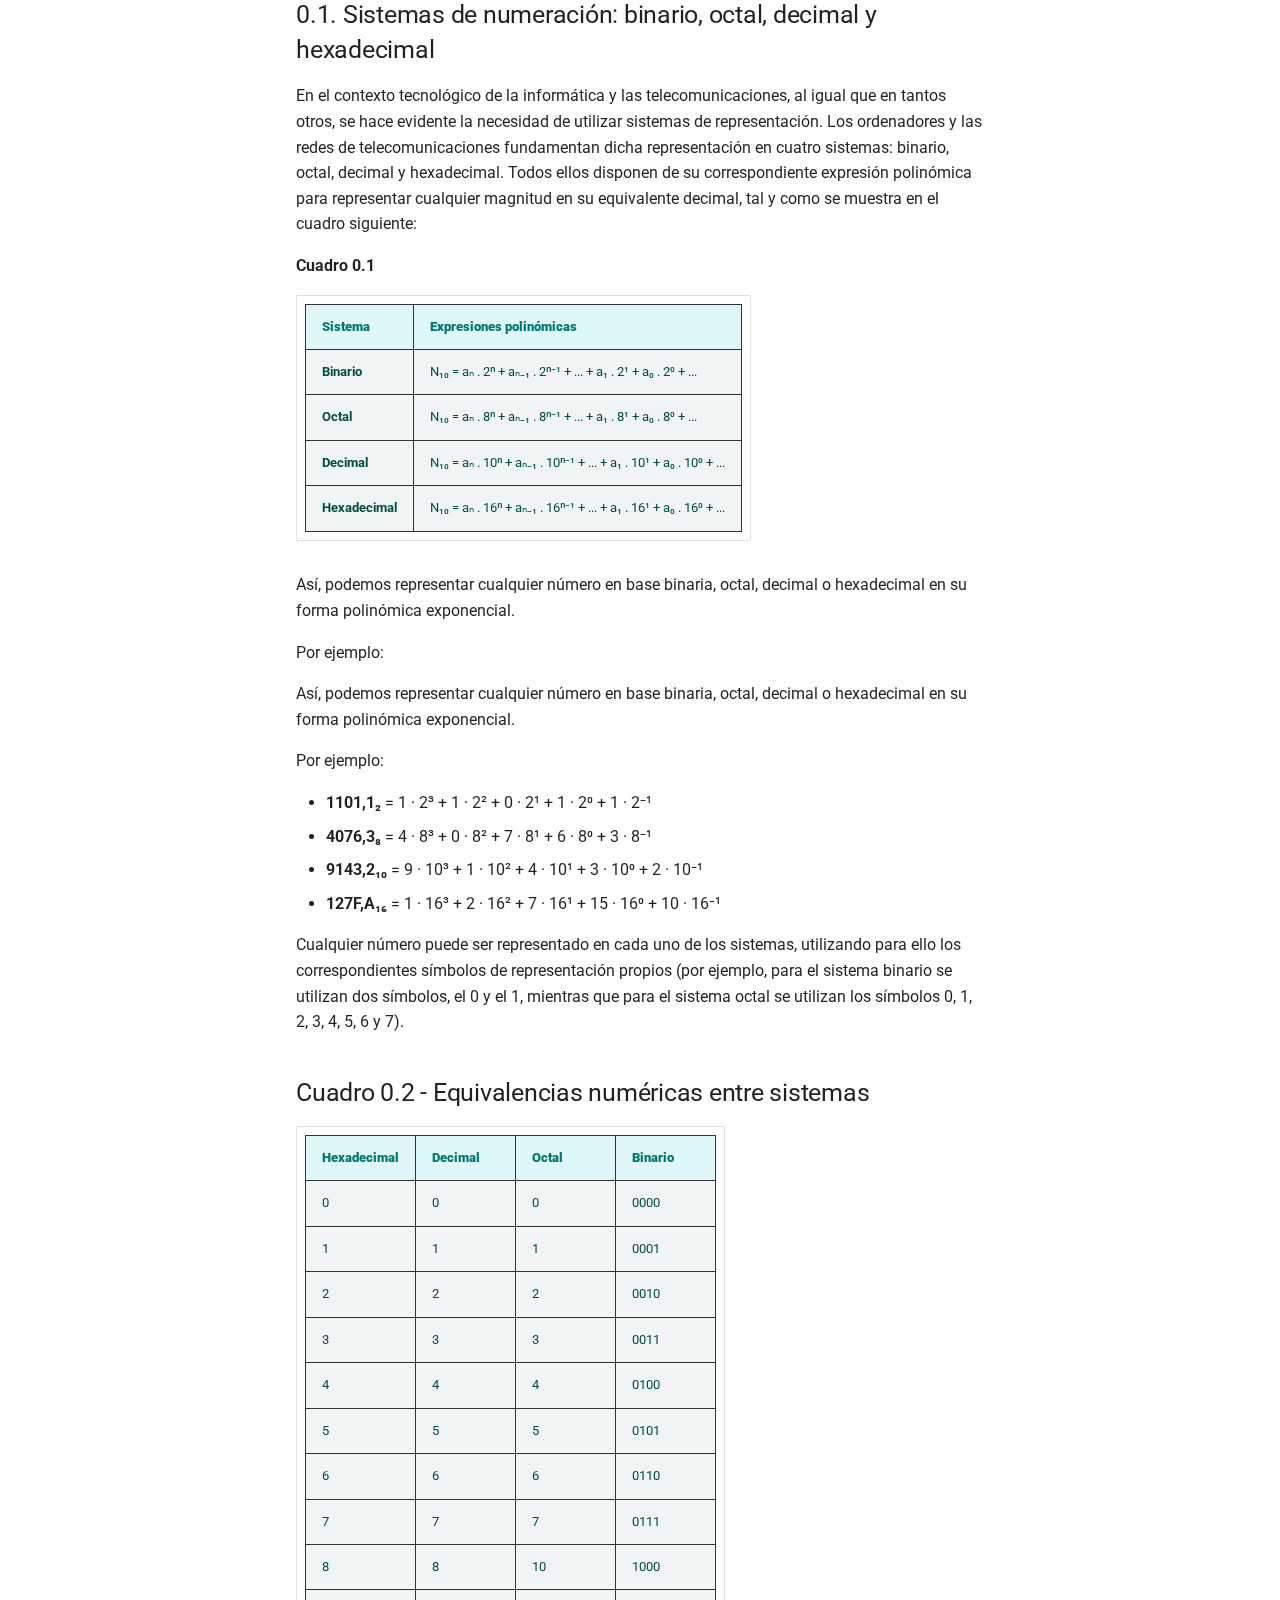
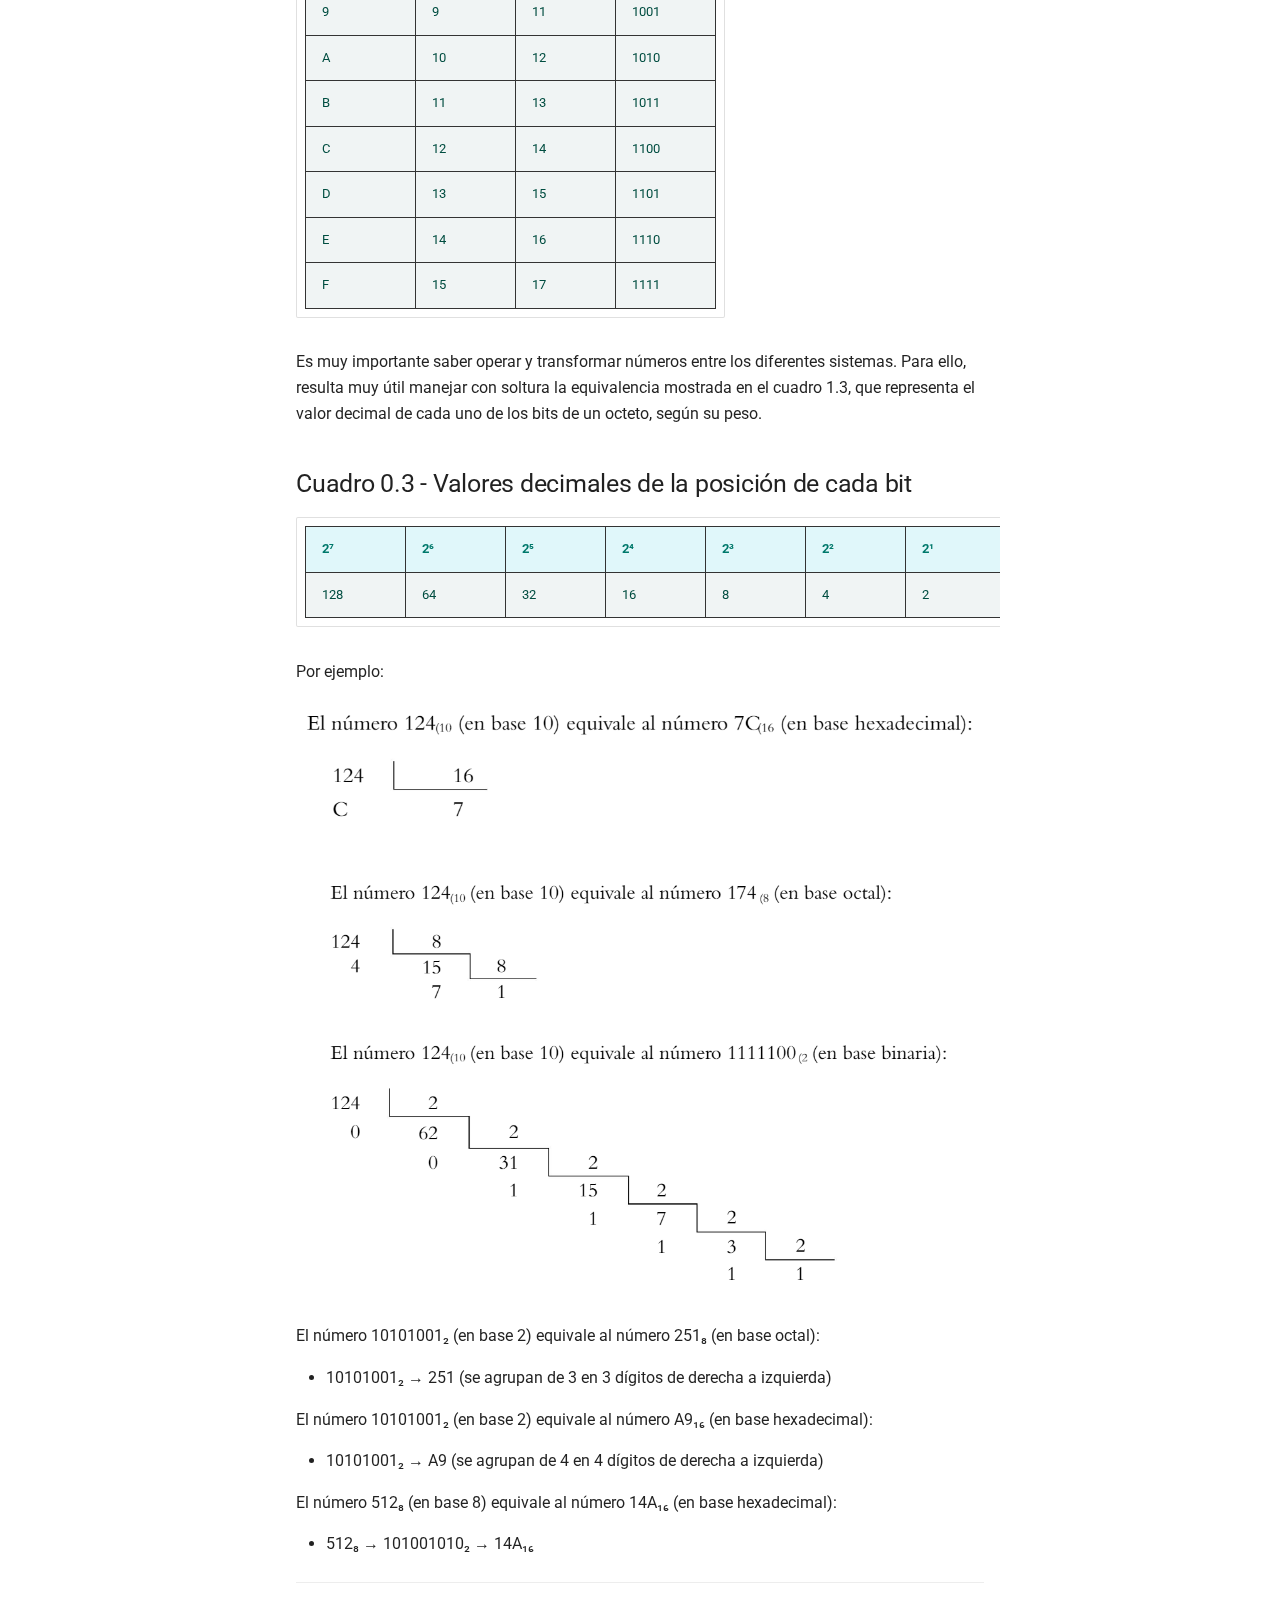
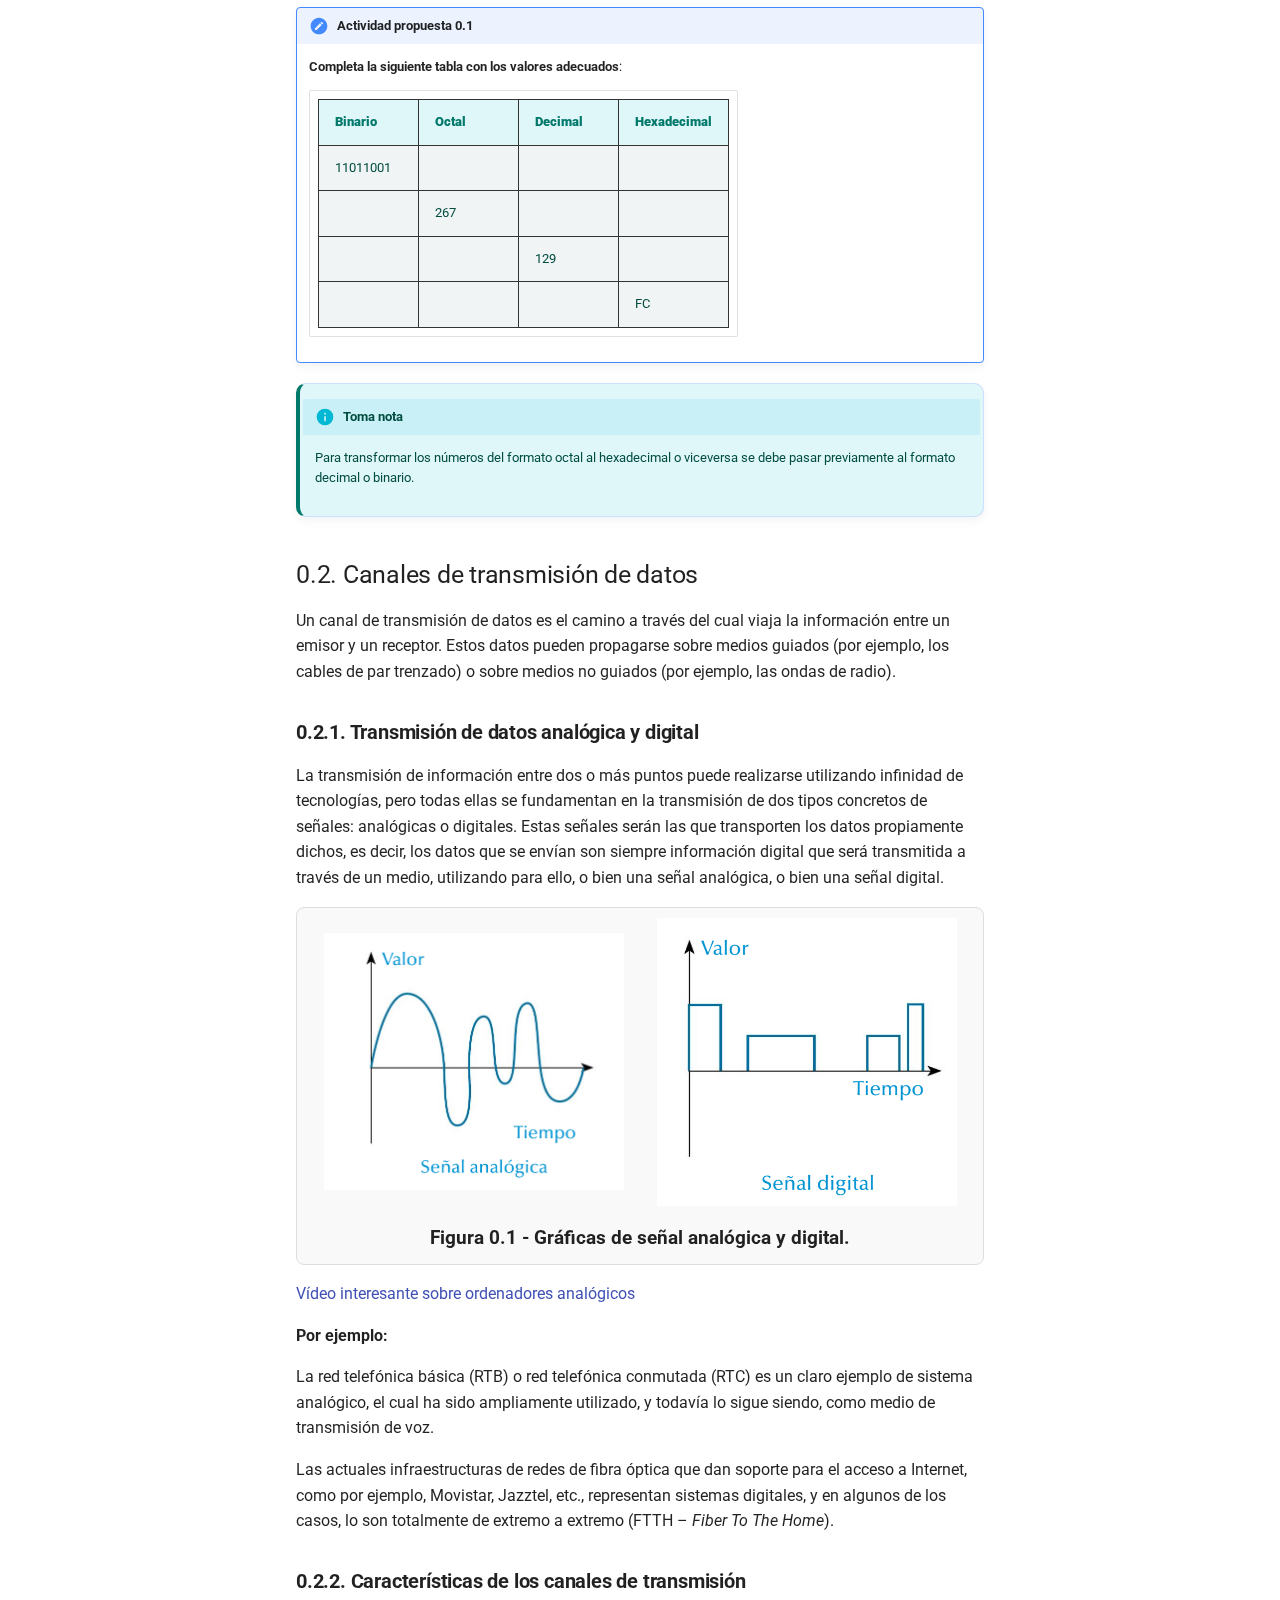
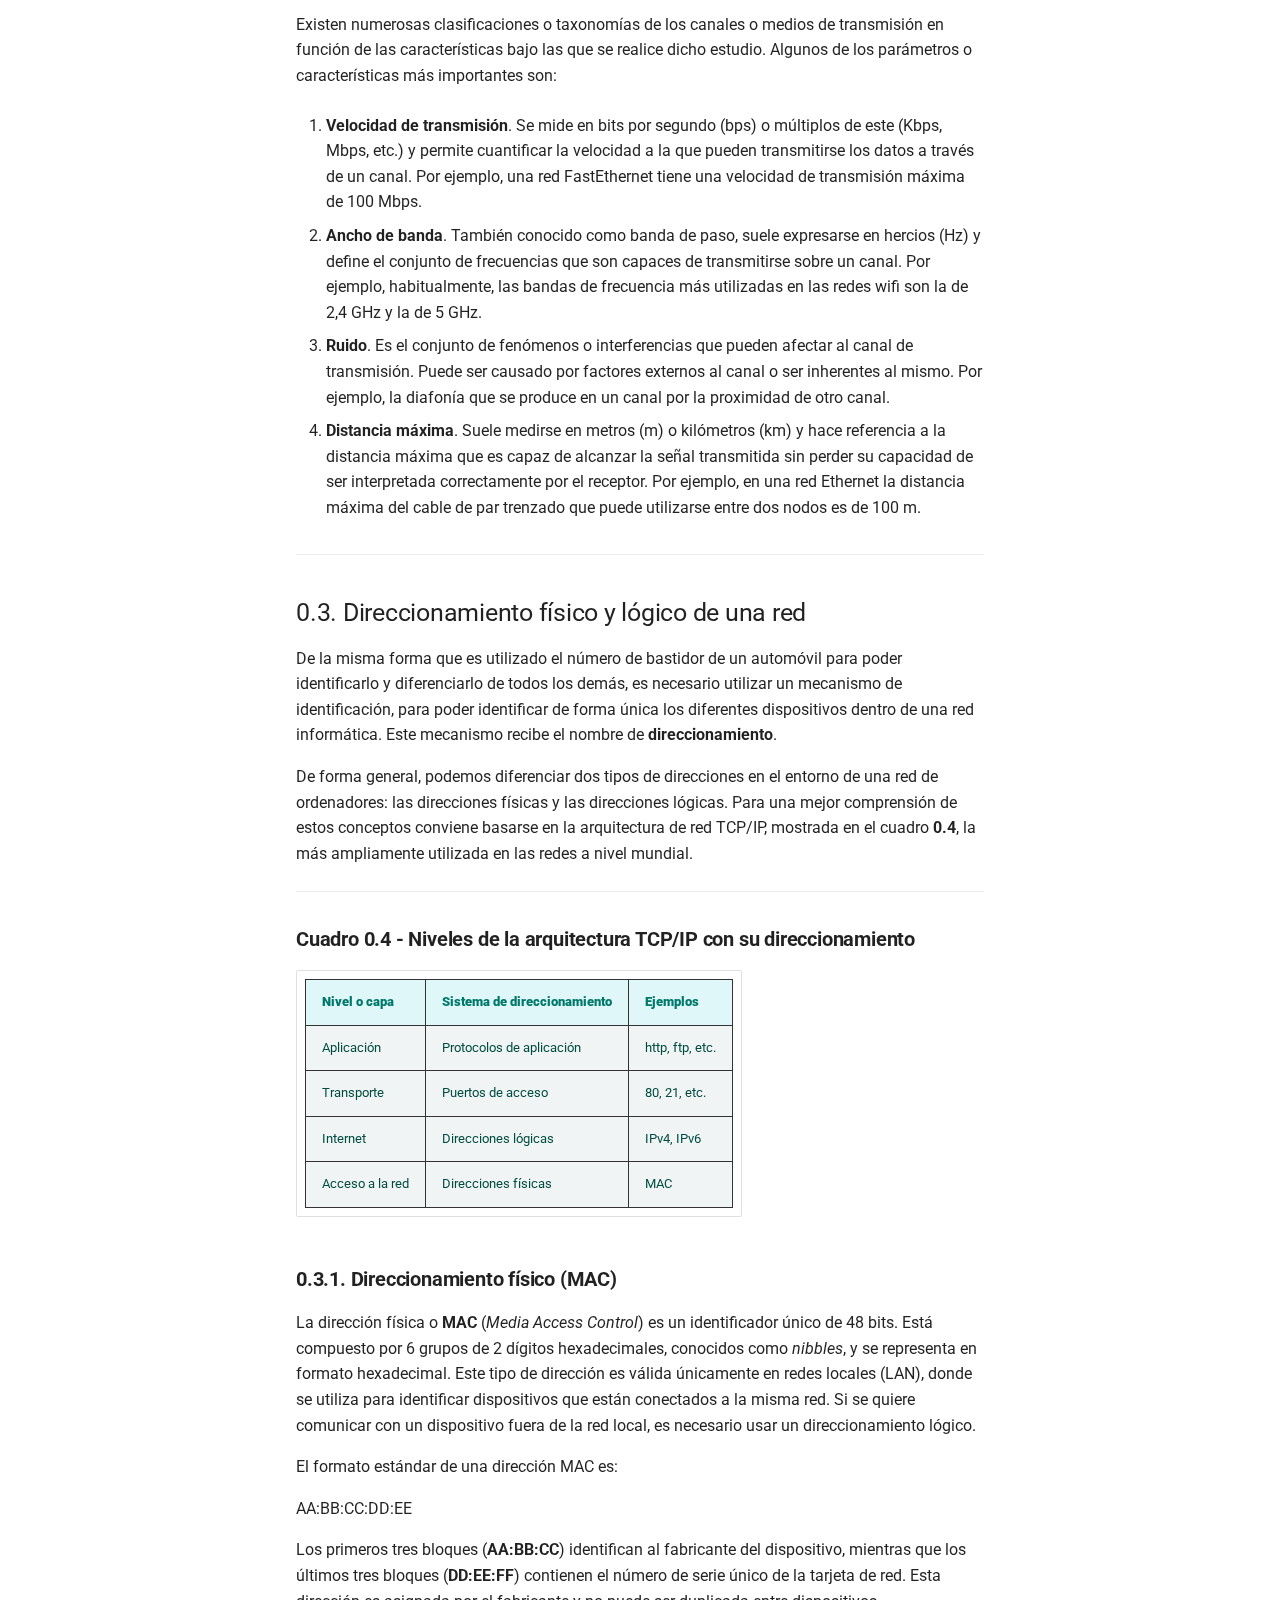
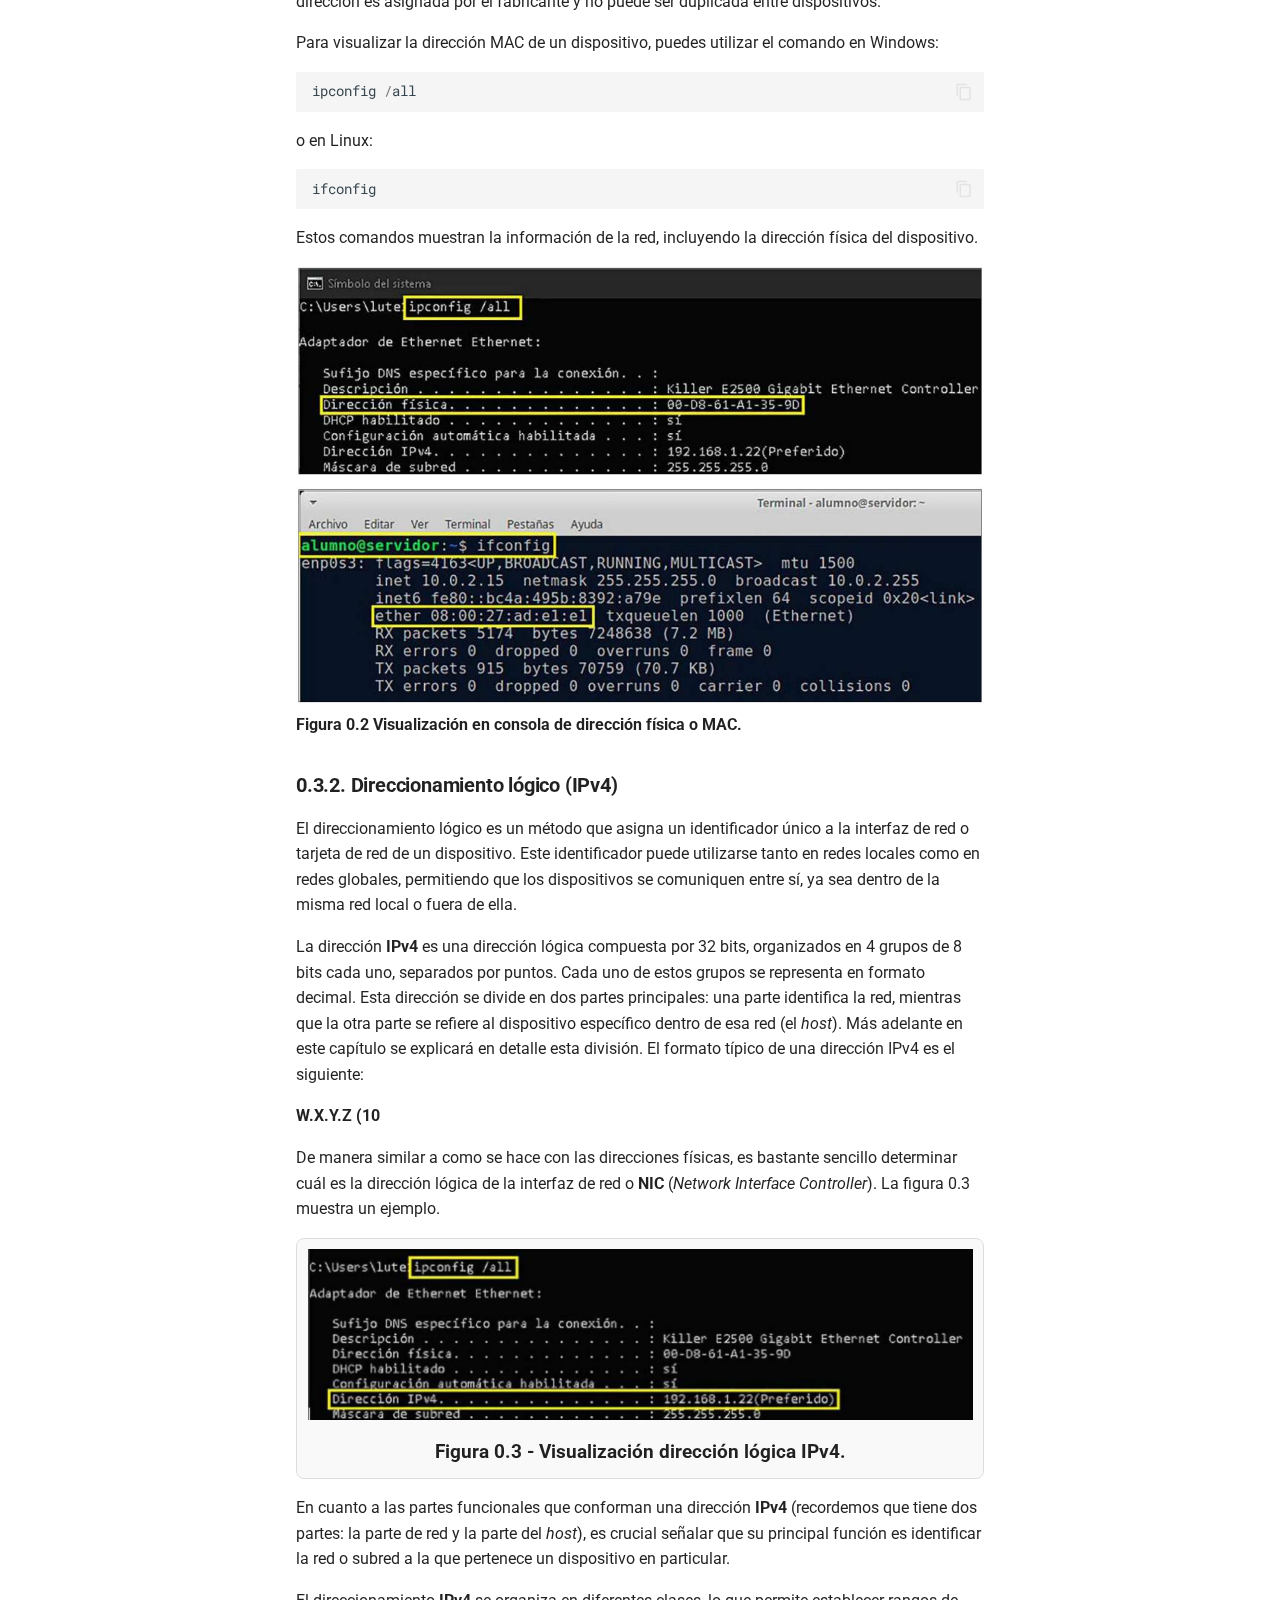
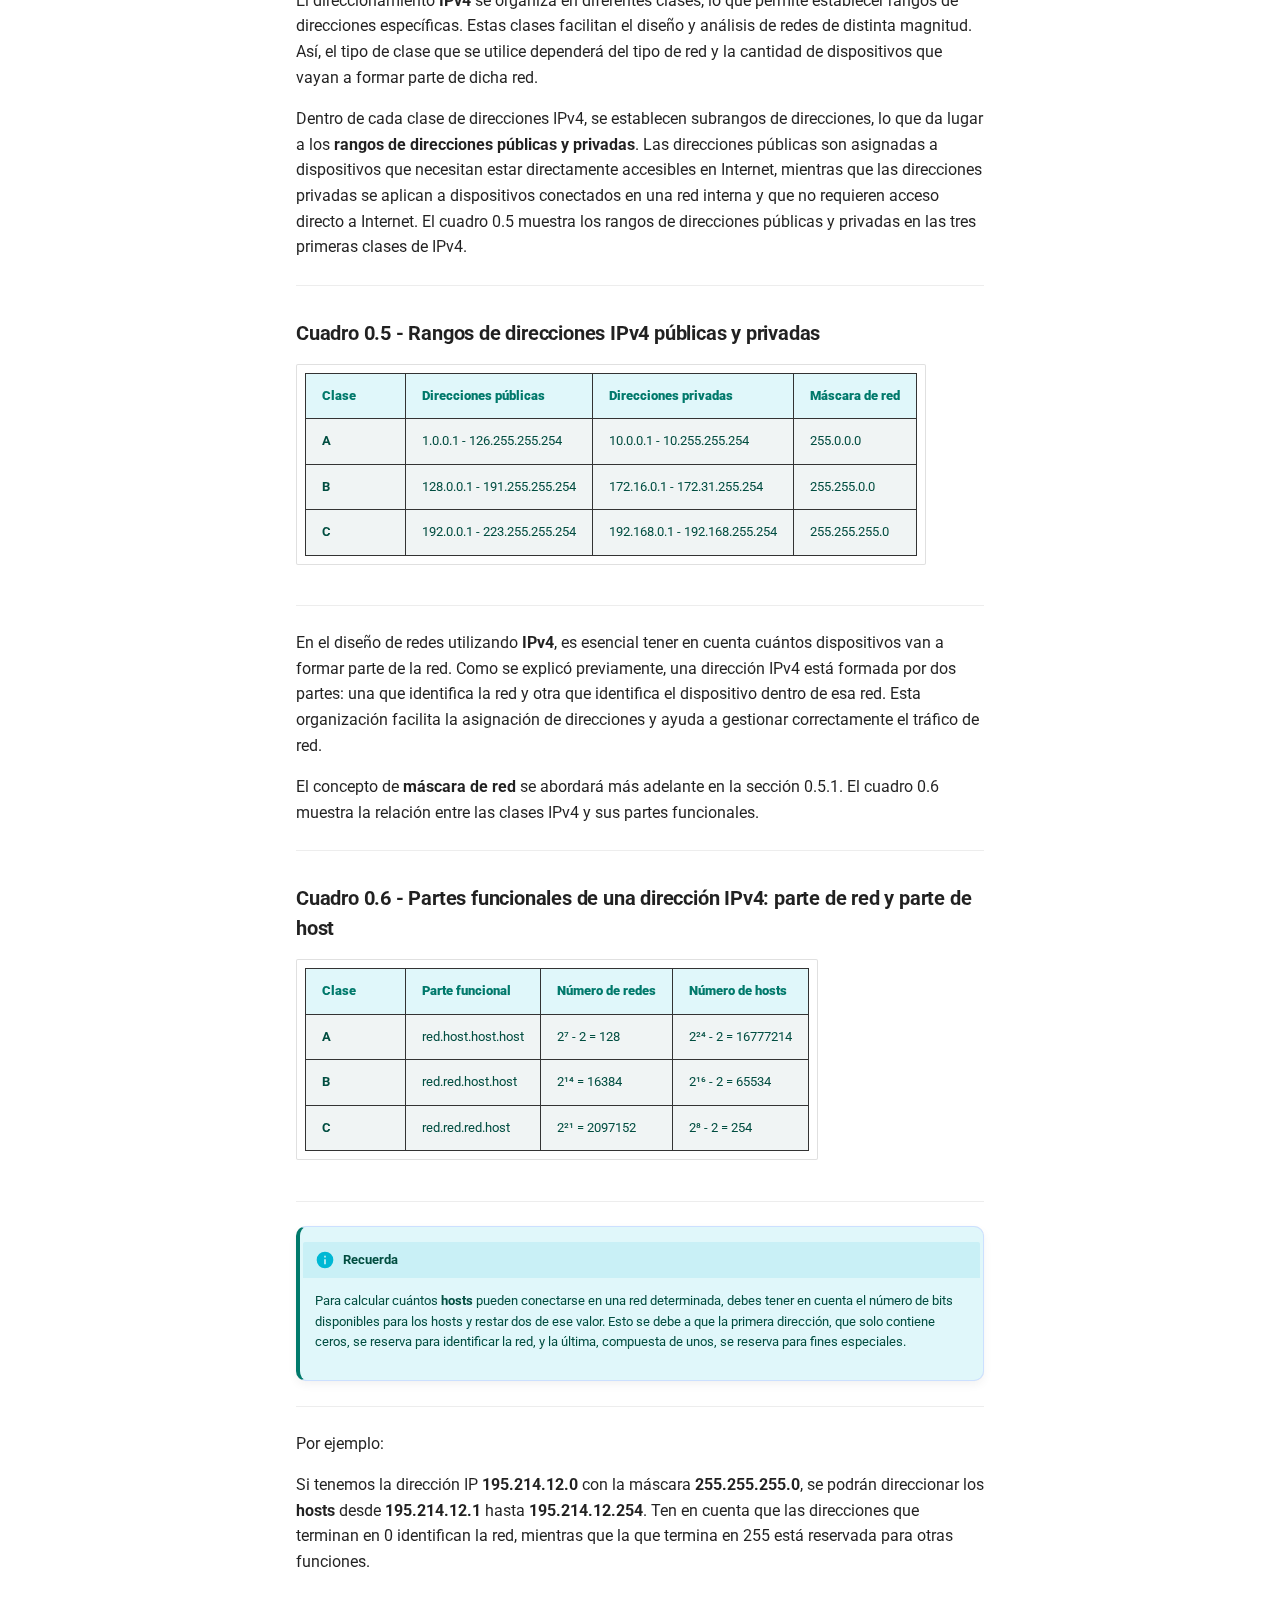
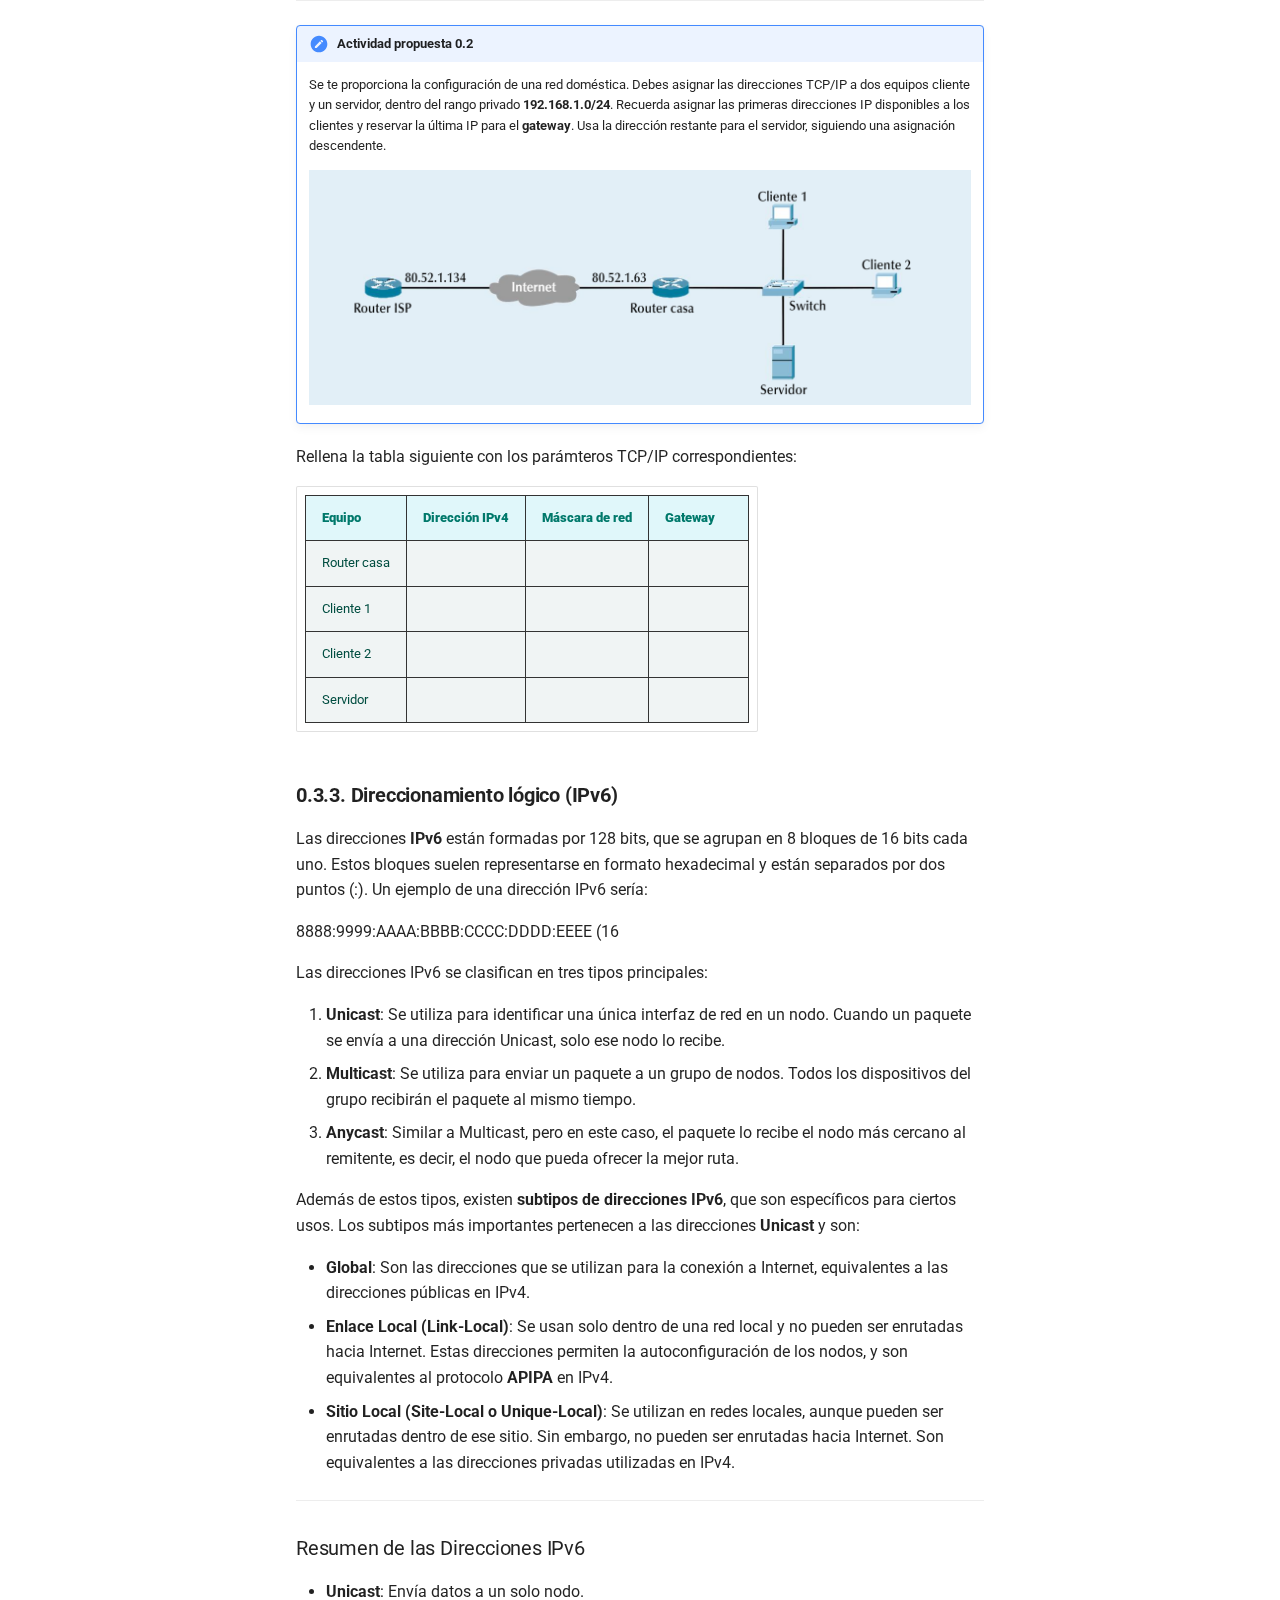
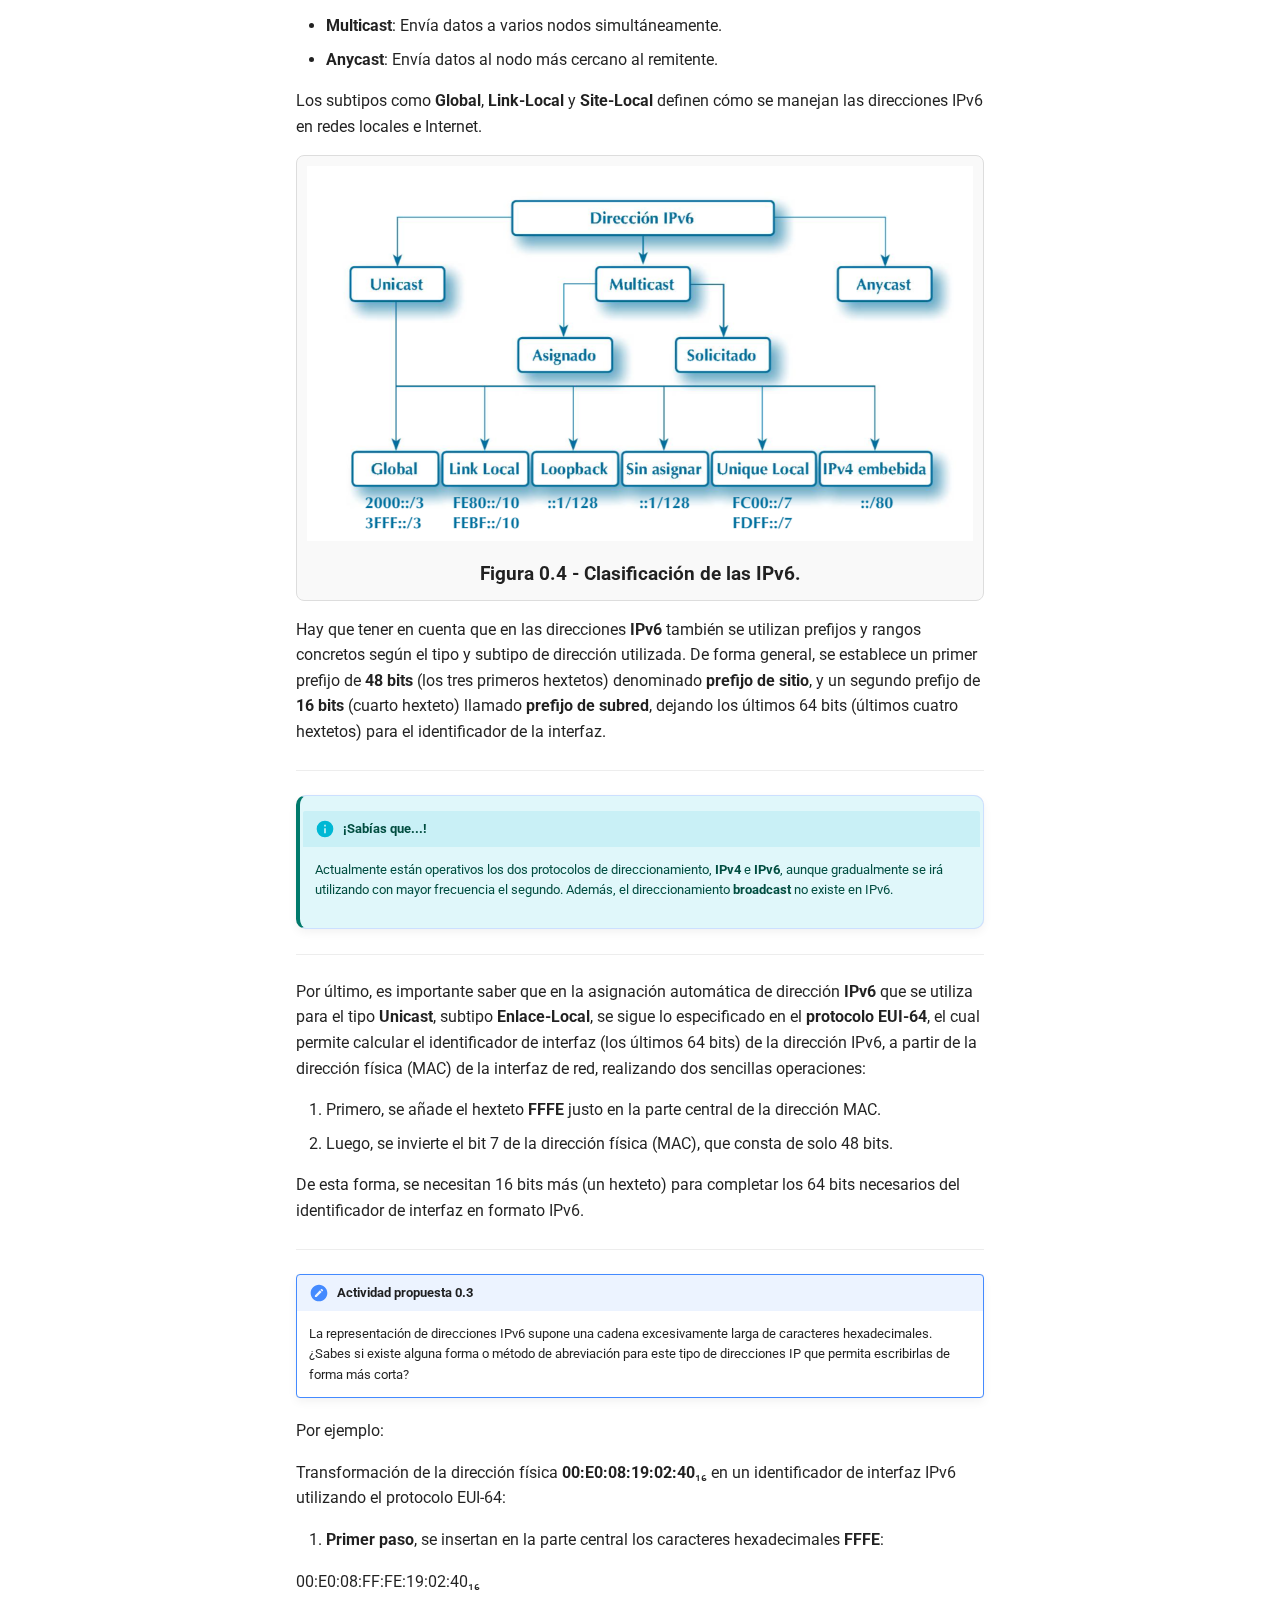
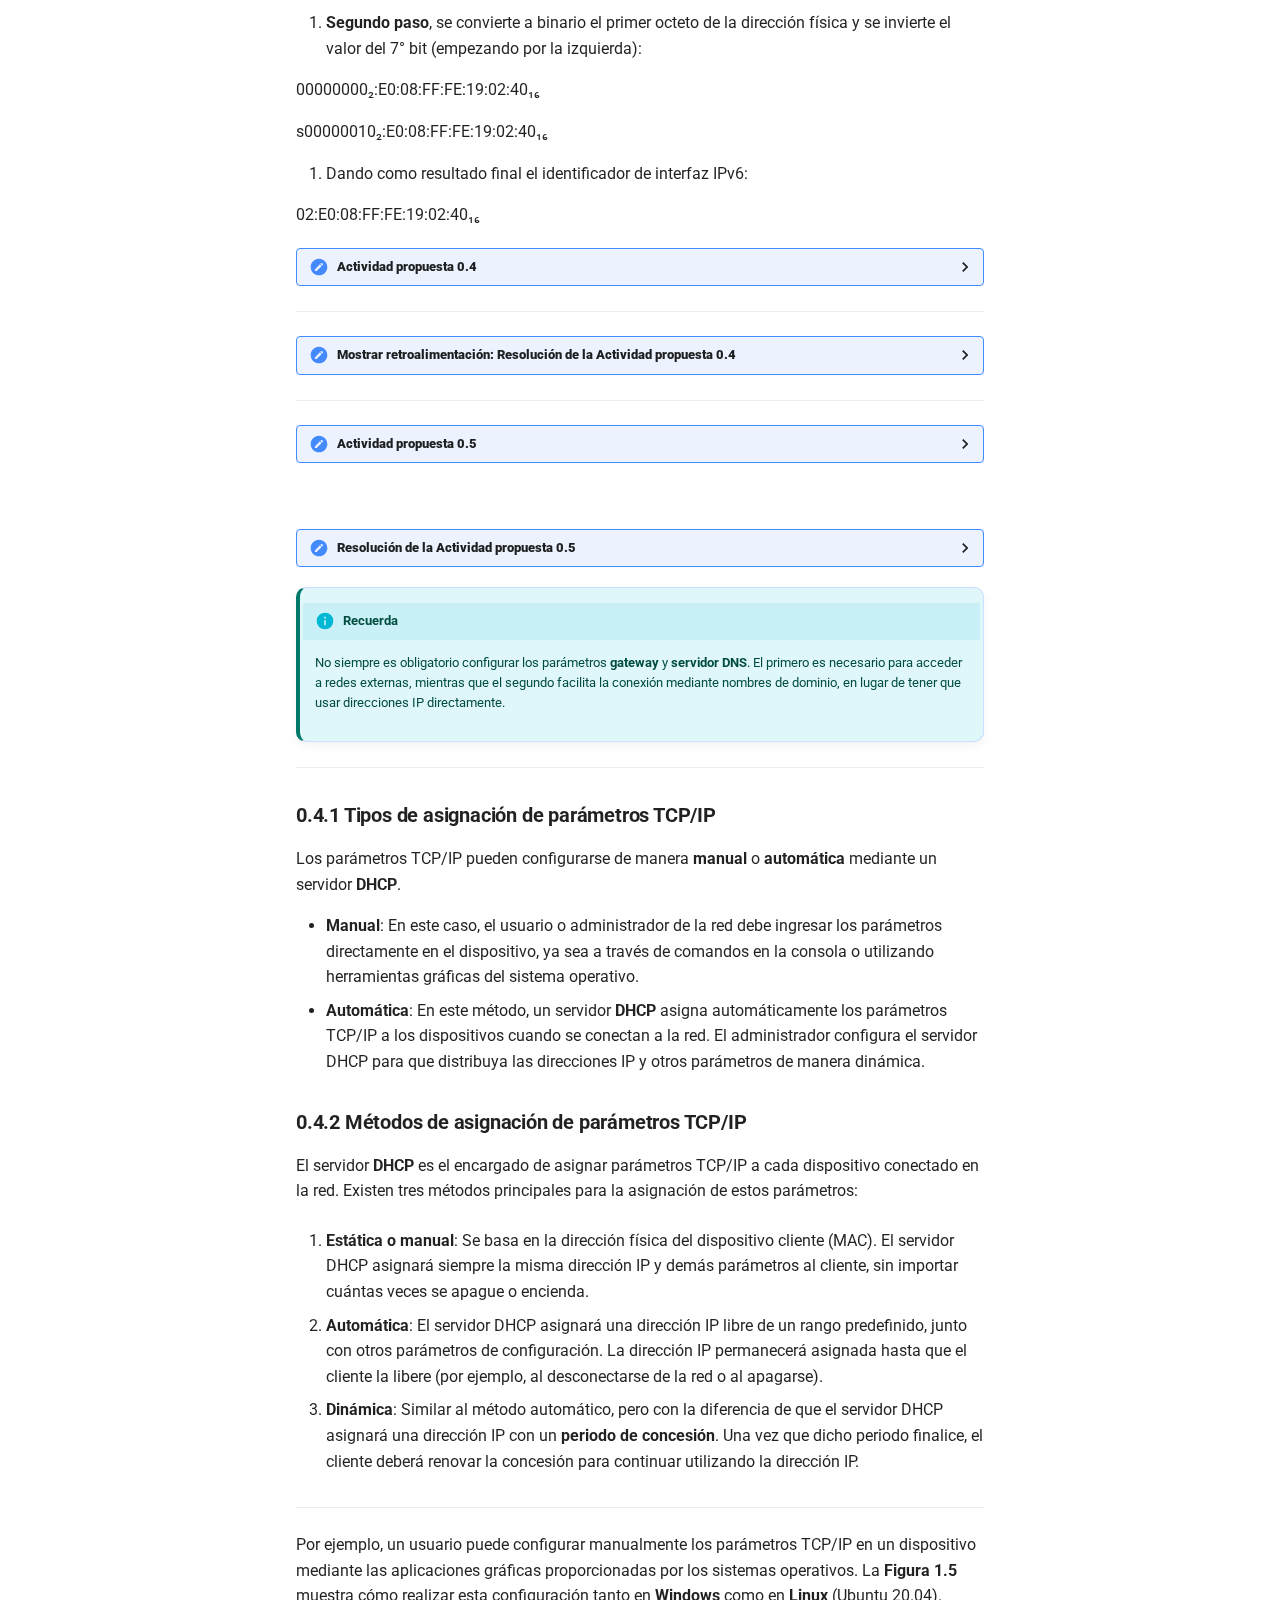
<file: site/unidad0/unidad0/index.html>
<!doctype html>
<html lang="en" class="no-js">
  <head>
    
      <meta charset="utf-8">
      <meta name="viewport" content="width=device-width,initial-scale=1">
      
      
      
      
        <link rel="prev" href="../..">
      
      
        <link rel="next" href="../../unidad1/unidad1/">
      
      
      <link rel="icon" href="../../assets/images/favicon.png">
      <meta name="generator" content="mkdocs-1.6.1, mkdocs-material-9.5.34">
    
    
      
        <title>Unidad 0. - Conceptos previos - Planificación y Administración de Redes</title>
      
    
    
      <link rel="stylesheet" href="../../assets/stylesheets/main.35f28582.min.css">
      
        
        <link rel="stylesheet" href="../../assets/stylesheets/palette.06af60db.min.css">
      
      


    
    
      
    
    
      
        
        
        <link rel="preconnect" href="https://fonts.gstatic.com" crossorigin>
        <link rel="stylesheet" href="https://fonts.googleapis.com/css?family=Roboto:300,300i,400,400i,700,700i%7CRoboto+Mono:400,400i,700,700i&display=fallback">
        <style>:root{--md-text-font:"Roboto";--md-code-font:"Roboto Mono"}</style>
      
    
    
      <link rel="stylesheet" href="https://cdnjs.cloudflare.com/ajax/libs/font-awesome/6.0.0-beta3/css/all.min.css">
    
      <link rel="stylesheet" href="../../css/custom.css">
    
      <link rel="stylesheet" href="../../css/extra.css">
    
    <script>__md_scope=new URL("../..",location),__md_hash=e=>[...e].reduce(((e,_)=>(e<<5)-e+_.charCodeAt(0)),0),__md_get=(e,_=localStorage,t=__md_scope)=>JSON.parse(_.getItem(t.pathname+"."+e)),__md_set=(e,_,t=localStorage,a=__md_scope)=>{try{t.setItem(a.pathname+"."+e,JSON.stringify(_))}catch(e){}}</script>
    
      

    
    
    
  </head>
  
  
    
    
      
    
    
    
    
    <body dir="ltr" data-md-color-scheme="default" data-md-color-primary="indigo" data-md-color-accent="indigo">
  
    
    <input class="md-toggle" data-md-toggle="drawer" type="checkbox" id="__drawer" autocomplete="off">
    <input class="md-toggle" data-md-toggle="search" type="checkbox" id="__search" autocomplete="off">
    <label class="md-overlay" for="__drawer"></label>
    <div data-md-component="skip">
      
        
        <a href="#unidad-0-conceptos-previos" class="md-skip">
          Skip to content
        </a>
      
    </div>
    <div data-md-component="announce">
      
    </div>
    
    
      

  

<header class="md-header md-header--shadow" data-md-component="header">
  <nav class="md-header__inner md-grid" aria-label="Header">
    <a href="../.." title="Planificación y Administración de Redes" class="md-header__button md-logo" aria-label="Planificación y Administración de Redes" data-md-component="logo">
      
  
  <svg xmlns="http://www.w3.org/2000/svg" viewBox="0 0 24 24"><path d="M12 8a3 3 0 0 0 3-3 3 3 0 0 0-3-3 3 3 0 0 0-3 3 3 3 0 0 0 3 3m0 3.54C9.64 9.35 6.5 8 3 8v11c3.5 0 6.64 1.35 9 3.54 2.36-2.19 5.5-3.54 9-3.54V8c-3.5 0-6.64 1.35-9 3.54"/></svg>

    </a>
    <label class="md-header__button md-icon" for="__drawer">
      
      <svg xmlns="http://www.w3.org/2000/svg" viewBox="0 0 24 24"><path d="M3 6h18v2H3zm0 5h18v2H3zm0 5h18v2H3z"/></svg>
    </label>
    <div class="md-header__title" data-md-component="header-title">
      <div class="md-header__ellipsis">
        <div class="md-header__topic">
          <span class="md-ellipsis">
            Planificación y Administración de Redes
          </span>
        </div>
        <div class="md-header__topic" data-md-component="header-topic">
          <span class="md-ellipsis">
            
              Unidad 0. - Conceptos previos
            
          </span>
        </div>
      </div>
    </div>
    
      
        <form class="md-header__option" data-md-component="palette">
  
    
    
    
    <input class="md-option" data-md-color-media="(prefers-color-scheme)" data-md-color-scheme="default" data-md-color-primary="indigo" data-md-color-accent="indigo"  aria-label="Switch to light mode"  type="radio" name="__palette" id="__palette_0">
    
      <label class="md-header__button md-icon" title="Switch to light mode" for="__palette_1" hidden>
        <svg xmlns="http://www.w3.org/2000/svg" viewBox="0 0 24 24"><path d="m14.3 16-.7-2h-3.2l-.7 2H7.8L11 7h2l3.2 9zM20 8.69V4h-4.69L12 .69 8.69 4H4v4.69L.69 12 4 15.31V20h4.69L12 23.31 15.31 20H20v-4.69L23.31 12zm-9.15 3.96h2.3L12 9z"/></svg>
      </label>
    
  
    
    
    
    <input class="md-option" data-md-color-media="(prefers-color-scheme: light)" data-md-color-scheme="default" data-md-color-primary="indigo" data-md-color-accent="indigo"  aria-label="Switch to dark mode"  type="radio" name="__palette" id="__palette_1">
    
      <label class="md-header__button md-icon" title="Switch to dark mode" for="__palette_2" hidden>
        <svg xmlns="http://www.w3.org/2000/svg" viewBox="0 0 24 24"><path d="M12 8a4 4 0 0 0-4 4 4 4 0 0 0 4 4 4 4 0 0 0 4-4 4 4 0 0 0-4-4m0 10a6 6 0 0 1-6-6 6 6 0 0 1 6-6 6 6 0 0 1 6 6 6 6 0 0 1-6 6m8-9.31V4h-4.69L12 .69 8.69 4H4v4.69L.69 12 4 15.31V20h4.69L12 23.31 15.31 20H20v-4.69L23.31 12z"/></svg>
      </label>
    
  
    
    
    
    <input class="md-option" data-md-color-media="(prefers-color-scheme: dark)" data-md-color-scheme="slate" data-md-color-primary="indigo" data-md-color-accent="indigo"  aria-label="Switch to automatic mode"  type="radio" name="__palette" id="__palette_2">
    
      <label class="md-header__button md-icon" title="Switch to automatic mode" for="__palette_0" hidden>
        <svg xmlns="http://www.w3.org/2000/svg" viewBox="0 0 24 24"><path d="M12 18c-.89 0-1.74-.2-2.5-.55C11.56 16.5 13 14.42 13 12s-1.44-4.5-3.5-5.45C10.26 6.2 11.11 6 12 6a6 6 0 0 1 6 6 6 6 0 0 1-6 6m8-9.31V4h-4.69L12 .69 8.69 4H4v4.69L.69 12 4 15.31V20h4.69L12 23.31 15.31 20H20v-4.69L23.31 12z"/></svg>
      </label>
    
  
</form>
      
    
    
      <script>var palette=__md_get("__palette");if(palette&&palette.color){if("(prefers-color-scheme)"===palette.color.media){var media=matchMedia("(prefers-color-scheme: light)"),input=document.querySelector(media.matches?"[data-md-color-media='(prefers-color-scheme: light)']":"[data-md-color-media='(prefers-color-scheme: dark)']");palette.color.media=input.getAttribute("data-md-color-media"),palette.color.scheme=input.getAttribute("data-md-color-scheme"),palette.color.primary=input.getAttribute("data-md-color-primary"),palette.color.accent=input.getAttribute("data-md-color-accent")}for(var[key,value]of Object.entries(palette.color))document.body.setAttribute("data-md-color-"+key,value)}</script>
    
    
    
      <label class="md-header__button md-icon" for="__search">
        
        <svg xmlns="http://www.w3.org/2000/svg" viewBox="0 0 24 24"><path d="M9.5 3A6.5 6.5 0 0 1 16 9.5c0 1.61-.59 3.09-1.56 4.23l.27.27h.79l5 5-1.5 1.5-5-5v-.79l-.27-.27A6.52 6.52 0 0 1 9.5 16 6.5 6.5 0 0 1 3 9.5 6.5 6.5 0 0 1 9.5 3m0 2C7 5 5 7 5 9.5S7 14 9.5 14 14 12 14 9.5 12 5 9.5 5"/></svg>
      </label>
      <div class="md-search" data-md-component="search" role="dialog">
  <label class="md-search__overlay" for="__search"></label>
  <div class="md-search__inner" role="search">
    <form class="md-search__form" name="search">
      <input type="text" class="md-search__input" name="query" aria-label="Search" placeholder="Search" autocapitalize="off" autocorrect="off" autocomplete="off" spellcheck="false" data-md-component="search-query" required>
      <label class="md-search__icon md-icon" for="__search">
        
        <svg xmlns="http://www.w3.org/2000/svg" viewBox="0 0 24 24"><path d="M9.5 3A6.5 6.5 0 0 1 16 9.5c0 1.61-.59 3.09-1.56 4.23l.27.27h.79l5 5-1.5 1.5-5-5v-.79l-.27-.27A6.52 6.52 0 0 1 9.5 16 6.5 6.5 0 0 1 3 9.5 6.5 6.5 0 0 1 9.5 3m0 2C7 5 5 7 5 9.5S7 14 9.5 14 14 12 14 9.5 12 5 9.5 5"/></svg>
        
        <svg xmlns="http://www.w3.org/2000/svg" viewBox="0 0 24 24"><path d="M20 11v2H8l5.5 5.5-1.42 1.42L4.16 12l7.92-7.92L13.5 5.5 8 11z"/></svg>
      </label>
      <nav class="md-search__options" aria-label="Search">
        
        <button type="reset" class="md-search__icon md-icon" title="Clear" aria-label="Clear" tabindex="-1">
          
          <svg xmlns="http://www.w3.org/2000/svg" viewBox="0 0 24 24"><path d="M19 6.41 17.59 5 12 10.59 6.41 5 5 6.41 10.59 12 5 17.59 6.41 19 12 13.41 17.59 19 19 17.59 13.41 12z"/></svg>
        </button>
      </nav>
      
    </form>
    <div class="md-search__output">
      <div class="md-search__scrollwrap" tabindex="0" data-md-scrollfix>
        <div class="md-search-result" data-md-component="search-result">
          <div class="md-search-result__meta">
            Initializing search
          </div>
          <ol class="md-search-result__list" role="presentation"></ol>
        </div>
      </div>
    </div>
  </div>
</div>
    
    
  </nav>
  
</header>
    
    <div class="md-container" data-md-component="container">
      
      
        
          
        
      
      <main class="md-main" data-md-component="main">
        <div class="md-main__inner md-grid">
          
            
              
              <div class="md-sidebar md-sidebar--primary" data-md-component="sidebar" data-md-type="navigation" >
                <div class="md-sidebar__scrollwrap">
                  <div class="md-sidebar__inner">
                    



<nav class="md-nav md-nav--primary" aria-label="Navigation" data-md-level="0">
  <label class="md-nav__title" for="__drawer">
    <a href="../.." title="Planificación y Administración de Redes" class="md-nav__button md-logo" aria-label="Planificación y Administración de Redes" data-md-component="logo">
      
  
  <svg xmlns="http://www.w3.org/2000/svg" viewBox="0 0 24 24"><path d="M12 8a3 3 0 0 0 3-3 3 3 0 0 0-3-3 3 3 0 0 0-3 3 3 3 0 0 0 3 3m0 3.54C9.64 9.35 6.5 8 3 8v11c3.5 0 6.64 1.35 9 3.54 2.36-2.19 5.5-3.54 9-3.54V8c-3.5 0-6.64 1.35-9 3.54"/></svg>

    </a>
    Planificación y Administración de Redes
  </label>
  
  <ul class="md-nav__list" data-md-scrollfix>
    
      
      
  
  
  
  
    <li class="md-nav__item">
      <a href="../.." class="md-nav__link">
        
  
  <span class="md-ellipsis">
    Home
  </span>
  

      </a>
    </li>
  

    
      
      
  
  
    
  
  
  
    <li class="md-nav__item md-nav__item--active">
      
      <input class="md-nav__toggle md-toggle" type="checkbox" id="__toc">
      
      
        
      
      
        <label class="md-nav__link md-nav__link--active" for="__toc">
          
  
  <span class="md-ellipsis">
    Unidad 0. - Conceptos previos
  </span>
  

          <span class="md-nav__icon md-icon"></span>
        </label>
      
      <a href="./" class="md-nav__link md-nav__link--active">
        
  
  <span class="md-ellipsis">
    Unidad 0. - Conceptos previos
  </span>
  

      </a>
      
        

<nav class="md-nav md-nav--secondary" aria-label="Table of contents">
  
  
  
    
  
  
    <label class="md-nav__title" for="__toc">
      <span class="md-nav__icon md-icon"></span>
      Table of contents
    </label>
    <ul class="md-nav__list" data-md-component="toc" data-md-scrollfix>
      
        <li class="md-nav__item">
  <a href="#objetivos" class="md-nav__link">
    <span class="md-ellipsis">
      Objetivos
    </span>
  </a>
  
</li>
      
        <li class="md-nav__item">
  <a href="#mapa-conceptual" class="md-nav__link">
    <span class="md-ellipsis">
      Mapa conceptual
    </span>
  </a>
  
    <nav class="md-nav" aria-label="Mapa conceptual">
      <ul class="md-nav__list">
        
          <li class="md-nav__item">
  <a href="#glosario" class="md-nav__link">
    <span class="md-ellipsis">
      Glosario
    </span>
  </a>
  
</li>
        
      </ul>
    </nav>
  
</li>
      
        <li class="md-nav__item">
  <a href="#01-sistemas-de-numeracion-binario-octal-decimal-y-hexadecimal" class="md-nav__link">
    <span class="md-ellipsis">
      0.1. Sistemas de numeración: binario, octal, decimal y hexadecimal
    </span>
  </a>
  
</li>
      
        <li class="md-nav__item">
  <a href="#cuadro-02-equivalencias-numericas-entre-sistemas" class="md-nav__link">
    <span class="md-ellipsis">
      Cuadro 0.2 - Equivalencias numéricas entre sistemas
    </span>
  </a>
  
</li>
      
        <li class="md-nav__item">
  <a href="#cuadro-03-valores-decimales-de-la-posicion-de-cada-bit" class="md-nav__link">
    <span class="md-ellipsis">
      Cuadro 0.3 - Valores decimales de la posición de cada bit
    </span>
  </a>
  
</li>
      
        <li class="md-nav__item">
  <a href="#02-canales-de-transmision-de-datos" class="md-nav__link">
    <span class="md-ellipsis">
      0.2. Canales de transmisión de datos
    </span>
  </a>
  
    <nav class="md-nav" aria-label="0.2. Canales de transmisión de datos">
      <ul class="md-nav__list">
        
          <li class="md-nav__item">
  <a href="#021-transmision-de-datos-analogica-y-digital" class="md-nav__link">
    <span class="md-ellipsis">
      0.2.1. Transmisión de datos analógica y digital
    </span>
  </a>
  
</li>
        
          <li class="md-nav__item">
  <a href="#022-caracteristicas-de-los-canales-de-transmision" class="md-nav__link">
    <span class="md-ellipsis">
      0.2.2. Características de los canales de transmisión
    </span>
  </a>
  
</li>
        
      </ul>
    </nav>
  
</li>
      
        <li class="md-nav__item">
  <a href="#03-direccionamiento-fisico-y-logico-de-una-red" class="md-nav__link">
    <span class="md-ellipsis">
      0.3. Direccionamiento físico y lógico de una red
    </span>
  </a>
  
    <nav class="md-nav" aria-label="0.3. Direccionamiento físico y lógico de una red">
      <ul class="md-nav__list">
        
          <li class="md-nav__item">
  <a href="#cuadro-04-niveles-de-la-arquitectura-tcpip-con-su-direccionamiento" class="md-nav__link">
    <span class="md-ellipsis">
      Cuadro 0.4 - Niveles de la arquitectura TCP/IP con su direccionamiento
    </span>
  </a>
  
</li>
        
          <li class="md-nav__item">
  <a href="#031-direccionamiento-fisico-mac" class="md-nav__link">
    <span class="md-ellipsis">
      0.3.1. Direccionamiento físico (MAC)
    </span>
  </a>
  
</li>
        
          <li class="md-nav__item">
  <a href="#032-direccionamiento-logico-ipv4" class="md-nav__link">
    <span class="md-ellipsis">
      0.3.2. Direccionamiento lógico (IPv4)
    </span>
  </a>
  
</li>
        
          <li class="md-nav__item">
  <a href="#cuadro-05-rangos-de-direcciones-ipv4-publicas-y-privadas" class="md-nav__link">
    <span class="md-ellipsis">
      Cuadro 0.5 - Rangos de direcciones IPv4 públicas y privadas
    </span>
  </a>
  
</li>
        
          <li class="md-nav__item">
  <a href="#cuadro-06-partes-funcionales-de-una-direccion-ipv4-parte-de-red-y-parte-de-host" class="md-nav__link">
    <span class="md-ellipsis">
      Cuadro 0.6 - Partes funcionales de una dirección IPv4: parte de red y parte de host
    </span>
  </a>
  
</li>
        
          <li class="md-nav__item">
  <a href="#033-direccionamiento-logico-ipv6" class="md-nav__link">
    <span class="md-ellipsis">
      0.3.3. Direccionamiento lógico (IPv6)
    </span>
  </a>
  
</li>
        
          <li class="md-nav__item">
  <a href="#resumen-de-las-direcciones-ipv6" class="md-nav__link">
    <span class="md-ellipsis">
      Resumen de las Direcciones IPv6
    </span>
  </a>
  
</li>
        
          <li class="md-nav__item">
  <a href="#041-tipos-de-asignacion-de-parametros-tcpip" class="md-nav__link">
    <span class="md-ellipsis">
      0.4.1 Tipos de asignación de parámetros TCP/IP
    </span>
  </a>
  
</li>
        
          <li class="md-nav__item">
  <a href="#042-metodos-de-asignacion-de-parametros-tcpip" class="md-nav__link">
    <span class="md-ellipsis">
      0.4.2 Métodos de asignación de parámetros TCP/IP
    </span>
  </a>
  
</li>
        
      </ul>
    </nav>
  
</li>
      
        <li class="md-nav__item">
  <a href="#05-division-basica-en-subredes-direccionamiento-con-clases-en-ipv4" class="md-nav__link">
    <span class="md-ellipsis">
      0.5 División básica en subredes. Direccionamiento con clases en IPv4
    </span>
  </a>
  
    <nav class="md-nav" aria-label="0.5 División básica en subredes. Direccionamiento con clases en IPv4">
      <ul class="md-nav__list">
        
          <li class="md-nav__item">
  <a href="#051-la-mascara-de-red-netmask" class="md-nav__link">
    <span class="md-ellipsis">
      0.5.1. La máscara de red (netmask)
    </span>
  </a>
  
</li>
        
          <li class="md-nav__item">
  <a href="#052-calculo-de-subredes-subnetting" class="md-nav__link">
    <span class="md-ellipsis">
      0.5.2. Cálculo de subredes (subnetting)
    </span>
  </a>
  
</li>
        
          <li class="md-nav__item">
  <a href="#053-subnetting-y-calculo-de-subredes" class="md-nav__link">
    <span class="md-ellipsis">
      0.5.3 Subnetting y cálculo de subredes
    </span>
  </a>
  
</li>
        
          <li class="md-nav__item">
  <a href="#recurso-web" class="md-nav__link">
    <span class="md-ellipsis">
      Recurso web
    </span>
  </a>
  
</li>
        
          <li class="md-nav__item">
  <a href="#actividad-propuesta-06" class="md-nav__link">
    <span class="md-ellipsis">
      Actividad propuesta 0.6
    </span>
  </a>
  
</li>
        
      </ul>
    </nav>
  
</li>
      
        <li class="md-nav__item">
  <a href="#06-herramienta-para-la-simulacion-de-redes" class="md-nav__link">
    <span class="md-ellipsis">
      0.6 Herramienta para la simulación de redes
    </span>
  </a>
  
    <nav class="md-nav" aria-label="0.6 Herramienta para la simulación de redes">
      <ul class="md-nav__list">
        
          <li class="md-nav__item">
  <a href="#061-packet-tracer" class="md-nav__link">
    <span class="md-ellipsis">
      0.6.1. Packet Tracer
    </span>
  </a>
  
</li>
        
          <li class="md-nav__item">
  <a href="#recurso-web_1" class="md-nav__link">
    <span class="md-ellipsis">
      Recurso web
    </span>
  </a>
  
</li>
        
      </ul>
    </nav>
  
</li>
      
        <li class="md-nav__item">
  <a href="#ejercicios-propuestos" class="md-nav__link">
    <span class="md-ellipsis">
      Ejercicios Propuestos
    </span>
  </a>
  
</li>
      
        <li class="md-nav__item">
  <a href="#cuestionario-ut0" class="md-nav__link">
    <span class="md-ellipsis">
      Cuestionario UT0
    </span>
  </a>
  
</li>
      
    </ul>
  
</nav>
      
    </li>
  

    
      
      
  
  
  
  
    <li class="md-nav__item">
      <a href="../../unidad1/unidad1/" class="md-nav__link">
        
  
  <span class="md-ellipsis">
    Unidad 1. - Caracterización de redes
  </span>
  

      </a>
    </li>
  

    
  </ul>
</nav>
                  </div>
                </div>
              </div>
            
            
              
              <div class="md-sidebar md-sidebar--secondary" data-md-component="sidebar" data-md-type="toc" >
                <div class="md-sidebar__scrollwrap">
                  <div class="md-sidebar__inner">
                    

<nav class="md-nav md-nav--secondary" aria-label="Table of contents">
  
  
  
    
  
  
    <label class="md-nav__title" for="__toc">
      <span class="md-nav__icon md-icon"></span>
      Table of contents
    </label>
    <ul class="md-nav__list" data-md-component="toc" data-md-scrollfix>
      
        <li class="md-nav__item">
  <a href="#objetivos" class="md-nav__link">
    <span class="md-ellipsis">
      Objetivos
    </span>
  </a>
  
</li>
      
        <li class="md-nav__item">
  <a href="#mapa-conceptual" class="md-nav__link">
    <span class="md-ellipsis">
      Mapa conceptual
    </span>
  </a>
  
    <nav class="md-nav" aria-label="Mapa conceptual">
      <ul class="md-nav__list">
        
          <li class="md-nav__item">
  <a href="#glosario" class="md-nav__link">
    <span class="md-ellipsis">
      Glosario
    </span>
  </a>
  
</li>
        
      </ul>
    </nav>
  
</li>
      
        <li class="md-nav__item">
  <a href="#01-sistemas-de-numeracion-binario-octal-decimal-y-hexadecimal" class="md-nav__link">
    <span class="md-ellipsis">
      0.1. Sistemas de numeración: binario, octal, decimal y hexadecimal
    </span>
  </a>
  
</li>
      
        <li class="md-nav__item">
  <a href="#cuadro-02-equivalencias-numericas-entre-sistemas" class="md-nav__link">
    <span class="md-ellipsis">
      Cuadro 0.2 - Equivalencias numéricas entre sistemas
    </span>
  </a>
  
</li>
      
        <li class="md-nav__item">
  <a href="#cuadro-03-valores-decimales-de-la-posicion-de-cada-bit" class="md-nav__link">
    <span class="md-ellipsis">
      Cuadro 0.3 - Valores decimales de la posición de cada bit
    </span>
  </a>
  
</li>
      
        <li class="md-nav__item">
  <a href="#02-canales-de-transmision-de-datos" class="md-nav__link">
    <span class="md-ellipsis">
      0.2. Canales de transmisión de datos
    </span>
  </a>
  
    <nav class="md-nav" aria-label="0.2. Canales de transmisión de datos">
      <ul class="md-nav__list">
        
          <li class="md-nav__item">
  <a href="#021-transmision-de-datos-analogica-y-digital" class="md-nav__link">
    <span class="md-ellipsis">
      0.2.1. Transmisión de datos analógica y digital
    </span>
  </a>
  
</li>
        
          <li class="md-nav__item">
  <a href="#022-caracteristicas-de-los-canales-de-transmision" class="md-nav__link">
    <span class="md-ellipsis">
      0.2.2. Características de los canales de transmisión
    </span>
  </a>
  
</li>
        
      </ul>
    </nav>
  
</li>
      
        <li class="md-nav__item">
  <a href="#03-direccionamiento-fisico-y-logico-de-una-red" class="md-nav__link">
    <span class="md-ellipsis">
      0.3. Direccionamiento físico y lógico de una red
    </span>
  </a>
  
    <nav class="md-nav" aria-label="0.3. Direccionamiento físico y lógico de una red">
      <ul class="md-nav__list">
        
          <li class="md-nav__item">
  <a href="#cuadro-04-niveles-de-la-arquitectura-tcpip-con-su-direccionamiento" class="md-nav__link">
    <span class="md-ellipsis">
      Cuadro 0.4 - Niveles de la arquitectura TCP/IP con su direccionamiento
    </span>
  </a>
  
</li>
        
          <li class="md-nav__item">
  <a href="#031-direccionamiento-fisico-mac" class="md-nav__link">
    <span class="md-ellipsis">
      0.3.1. Direccionamiento físico (MAC)
    </span>
  </a>
  
</li>
        
          <li class="md-nav__item">
  <a href="#032-direccionamiento-logico-ipv4" class="md-nav__link">
    <span class="md-ellipsis">
      0.3.2. Direccionamiento lógico (IPv4)
    </span>
  </a>
  
</li>
        
          <li class="md-nav__item">
  <a href="#cuadro-05-rangos-de-direcciones-ipv4-publicas-y-privadas" class="md-nav__link">
    <span class="md-ellipsis">
      Cuadro 0.5 - Rangos de direcciones IPv4 públicas y privadas
    </span>
  </a>
  
</li>
        
          <li class="md-nav__item">
  <a href="#cuadro-06-partes-funcionales-de-una-direccion-ipv4-parte-de-red-y-parte-de-host" class="md-nav__link">
    <span class="md-ellipsis">
      Cuadro 0.6 - Partes funcionales de una dirección IPv4: parte de red y parte de host
    </span>
  </a>
  
</li>
        
          <li class="md-nav__item">
  <a href="#033-direccionamiento-logico-ipv6" class="md-nav__link">
    <span class="md-ellipsis">
      0.3.3. Direccionamiento lógico (IPv6)
    </span>
  </a>
  
</li>
        
          <li class="md-nav__item">
  <a href="#resumen-de-las-direcciones-ipv6" class="md-nav__link">
    <span class="md-ellipsis">
      Resumen de las Direcciones IPv6
    </span>
  </a>
  
</li>
        
          <li class="md-nav__item">
  <a href="#041-tipos-de-asignacion-de-parametros-tcpip" class="md-nav__link">
    <span class="md-ellipsis">
      0.4.1 Tipos de asignación de parámetros TCP/IP
    </span>
  </a>
  
</li>
        
          <li class="md-nav__item">
  <a href="#042-metodos-de-asignacion-de-parametros-tcpip" class="md-nav__link">
    <span class="md-ellipsis">
      0.4.2 Métodos de asignación de parámetros TCP/IP
    </span>
  </a>
  
</li>
        
      </ul>
    </nav>
  
</li>
      
        <li class="md-nav__item">
  <a href="#05-division-basica-en-subredes-direccionamiento-con-clases-en-ipv4" class="md-nav__link">
    <span class="md-ellipsis">
      0.5 División básica en subredes. Direccionamiento con clases en IPv4
    </span>
  </a>
  
    <nav class="md-nav" aria-label="0.5 División básica en subredes. Direccionamiento con clases en IPv4">
      <ul class="md-nav__list">
        
          <li class="md-nav__item">
  <a href="#051-la-mascara-de-red-netmask" class="md-nav__link">
    <span class="md-ellipsis">
      0.5.1. La máscara de red (netmask)
    </span>
  </a>
  
</li>
        
          <li class="md-nav__item">
  <a href="#052-calculo-de-subredes-subnetting" class="md-nav__link">
    <span class="md-ellipsis">
      0.5.2. Cálculo de subredes (subnetting)
    </span>
  </a>
  
</li>
        
          <li class="md-nav__item">
  <a href="#053-subnetting-y-calculo-de-subredes" class="md-nav__link">
    <span class="md-ellipsis">
      0.5.3 Subnetting y cálculo de subredes
    </span>
  </a>
  
</li>
        
          <li class="md-nav__item">
  <a href="#recurso-web" class="md-nav__link">
    <span class="md-ellipsis">
      Recurso web
    </span>
  </a>
  
</li>
        
          <li class="md-nav__item">
  <a href="#actividad-propuesta-06" class="md-nav__link">
    <span class="md-ellipsis">
      Actividad propuesta 0.6
    </span>
  </a>
  
</li>
        
      </ul>
    </nav>
  
</li>
      
        <li class="md-nav__item">
  <a href="#06-herramienta-para-la-simulacion-de-redes" class="md-nav__link">
    <span class="md-ellipsis">
      0.6 Herramienta para la simulación de redes
    </span>
  </a>
  
    <nav class="md-nav" aria-label="0.6 Herramienta para la simulación de redes">
      <ul class="md-nav__list">
        
          <li class="md-nav__item">
  <a href="#061-packet-tracer" class="md-nav__link">
    <span class="md-ellipsis">
      0.6.1. Packet Tracer
    </span>
  </a>
  
</li>
        
          <li class="md-nav__item">
  <a href="#recurso-web_1" class="md-nav__link">
    <span class="md-ellipsis">
      Recurso web
    </span>
  </a>
  
</li>
        
      </ul>
    </nav>
  
</li>
      
        <li class="md-nav__item">
  <a href="#ejercicios-propuestos" class="md-nav__link">
    <span class="md-ellipsis">
      Ejercicios Propuestos
    </span>
  </a>
  
</li>
      
        <li class="md-nav__item">
  <a href="#cuestionario-ut0" class="md-nav__link">
    <span class="md-ellipsis">
      Cuestionario UT0
    </span>
  </a>
  
</li>
      
    </ul>
  
</nav>
                  </div>
                </div>
              </div>
            
          
          
            <div class="md-content" data-md-component="content">
              <article class="md-content__inner md-typeset">
                
                  


<h1 id="unidad-0-conceptos-previos"><strong>Unidad 0: Conceptos previos</strong></h1>
<h2 id="objetivos"><strong>Objetivos</strong></h2>
<ul>
<li>Aprender a operar con los diferentes sistemas de numeración.</li>
<li>Clasificar y caracterizar los canales de transmisión.</li>
<li>Entender los distintos tipos de direccionamiento utilizados en una red.</li>
<li>Configurar y gestionar los parámetros TCP/IP en los dispositivos de una red.</li>
<li>Aplicar la división de subredes a partir de una dirección de red.</li>
<li>Instalar y manejar una herramienta de simulación  de redes de ámbito global.</li>
</ul>
<h2 id="mapa-conceptual"><strong>Mapa conceptual</strong></h2>
<p><img src="../images/mapa-conceptual.png"></p>
<h3 id="glosario">Glosario</h3>
<div class="admonition info">
<p class="admonition-title">Glosario de términos</p>
<p><strong>APIPA</strong>: Del inglés, <em>Automatic Private Internet Protocol Addressing</em>, siglas que hacen alusión a direccionamiento privado automático del protocolo de Internet. Protocolo utilizado para la autoconfiguración de dispositivos.</p>
<p><strong>CNA</strong>: Del inglés, <em>Cisco Networking Academy</em>, programa educativo sin ánimo de lucro cuyo objetivo es contribuir a la preparación de estudiantes en el diseño, configuración y mantenimiento de redes, a través de uno de los modelos online más avanzados.</p>
<p><strong>DHCP</strong>: Siglas en inglés relativas al protocolo de configuración dinámica de <em>host</em>. Protocolo que se instala en el servidor, utilizado para asignar los parámetros TCP/IP a los dispositivos clientes de red conectados.</p>
<p><strong>DNS</strong>: Hace referencia al servicio o sistema de nombres de dominio (<em>Domain Name System</em>) y es utilizado para asociar las direcciones IP con sus correspondientes nombres de dominio.</p>
<p><strong>Hexteto</strong>: Término utilizado para referirse al conjunto de 16 bits o bien al conjunto de cuatro caracteres hexadecimales consecutivos.</p>
<p><strong>ISP</strong>: Del inglés, <em>Internet Service Provider</em>. Término utilizado para identificar a las compañías que proporcionan acceso a Internet.</p>
<p><strong>Nibble</strong>: Término utilizado para referirse al conjunto de cuatro dígitos binarios.</p>
<p><strong>Octeto</strong>: Término utilizado para referirse al conjunto de 8 bits. También es denominado <em>Byte</em>.</p>
<p><strong>Subnetting</strong>: Término que hace referencia a la subdivisión de una red en varias subredes. Siglas del inglés <em>Transfer Control Protocol/Internet Protocol</em>, que hacen mención a la arquitectura de red del mismo nombre.</p>
</div>
<h2 id="01-sistemas-de-numeracion-binario-octal-decimal-y-hexadecimal"><strong>0.1. Sistemas de numeración: binario, octal, decimal y hexadecimal</strong></h2>
<p>En el contexto tecnológico de la informática y las telecomunicaciones, al igual que en tantos otros, se hace evidente la necesidad de utilizar sistemas de representación. Los ordenadores y las redes de telecomunicaciones fundamentan dicha representación en cuatro sistemas: binario, octal, decimal y hexadecimal. Todos ellos disponen de su correspondiente expresión polinómica para representar cualquier magnitud en su equivalente decimal, tal y como se muestra en el cuadro siguiente:</p>
<p><strong>Cuadro 0.1</strong> </p>
<table>
<thead>
<tr>
<th><strong>Sistema</strong></th>
<th><strong>Expresiones polinómicas</strong></th>
</tr>
</thead>
<tbody>
<tr>
<td><strong>Binario</strong></td>
<td>N₁₀ = aₙ . 2ⁿ + aₙ₋₁ . 2ⁿ⁻¹ + ... + a₁ . 2¹ + a₀ . 2⁰ + ...</td>
</tr>
<tr>
<td><strong>Octal</strong></td>
<td>N₁₀ = aₙ . 8ⁿ + aₙ₋₁ . 8ⁿ⁻¹ + ... + a₁ . 8¹ + a₀ . 8⁰ + ...</td>
</tr>
<tr>
<td><strong>Decimal</strong></td>
<td>N₁₀ = aₙ . 10ⁿ + aₙ₋₁ . 10ⁿ⁻¹ + ... + a₁ . 10¹ + a₀ . 10⁰ + ...</td>
</tr>
<tr>
<td><strong>Hexadecimal</strong></td>
<td>N₁₀ = aₙ . 16ⁿ + aₙ₋₁ . 16ⁿ⁻¹ + ... + a₁ . 16¹ + a₀ . 16⁰ + ...</td>
</tr>
</tbody>
</table>
<p>Así, podemos representar cualquier número en base binaria, octal, decimal o hexadecimal en su forma polinómica exponencial. </p>
<p>Por ejemplo:</p>
<p>Así, podemos representar cualquier número en base binaria, octal, decimal o hexadecimal en su forma polinómica exponencial.</p>
<p>Por ejemplo:</p>
<ul>
<li><strong>1101,1₂</strong> = 1 · 2³ + 1 · 2² + 0 · 2¹ + 1 · 2⁰ + 1 · 2⁻¹</li>
<li><strong>4076,3₈</strong> = 4 · 8³ + 0 · 8² + 7 · 8¹ + 6 · 8⁰ + 3 · 8⁻¹</li>
<li><strong>9143,2₁₀</strong> = 9 · 10³ + 1 · 10² + 4 · 10¹ + 3 · 10⁰ + 2 · 10⁻¹</li>
<li><strong>127F,A₁₆</strong> = 1 · 16³ + 2 · 16² + 7 · 16¹ + 15 · 16⁰ + 10 · 16⁻¹</li>
</ul>
<p>Cualquier número puede ser representado en cada uno de los sistemas, utilizando para ello los correspondientes símbolos de representación propios (por ejemplo, para el sistema binario se utilizan dos símbolos, el 0 y el 1, mientras que para el sistema octal se utilizan los símbolos 0, 1, 2, 3, 4, 5, 6 y 7).</p>
<h2 id="cuadro-02-equivalencias-numericas-entre-sistemas"><strong>Cuadro 0.2 - Equivalencias numéricas entre sistemas</strong></h2>
<table>
<thead>
<tr>
<th><strong>Hexadecimal</strong></th>
<th><strong>Decimal</strong></th>
<th><strong>Octal</strong></th>
<th><strong>Binario</strong></th>
</tr>
</thead>
<tbody>
<tr>
<td>0</td>
<td>0</td>
<td>0</td>
<td>0000</td>
</tr>
<tr>
<td>1</td>
<td>1</td>
<td>1</td>
<td>0001</td>
</tr>
<tr>
<td>2</td>
<td>2</td>
<td>2</td>
<td>0010</td>
</tr>
<tr>
<td>3</td>
<td>3</td>
<td>3</td>
<td>0011</td>
</tr>
<tr>
<td>4</td>
<td>4</td>
<td>4</td>
<td>0100</td>
</tr>
<tr>
<td>5</td>
<td>5</td>
<td>5</td>
<td>0101</td>
</tr>
<tr>
<td>6</td>
<td>6</td>
<td>6</td>
<td>0110</td>
</tr>
<tr>
<td>7</td>
<td>7</td>
<td>7</td>
<td>0111</td>
</tr>
<tr>
<td>8</td>
<td>8</td>
<td>10</td>
<td>1000</td>
</tr>
<tr>
<td>9</td>
<td>9</td>
<td>11</td>
<td>1001</td>
</tr>
<tr>
<td>A</td>
<td>10</td>
<td>12</td>
<td>1010</td>
</tr>
<tr>
<td>B</td>
<td>11</td>
<td>13</td>
<td>1011</td>
</tr>
<tr>
<td>C</td>
<td>12</td>
<td>14</td>
<td>1100</td>
</tr>
<tr>
<td>D</td>
<td>13</td>
<td>15</td>
<td>1101</td>
</tr>
<tr>
<td>E</td>
<td>14</td>
<td>16</td>
<td>1110</td>
</tr>
<tr>
<td>F</td>
<td>15</td>
<td>17</td>
<td>1111</td>
</tr>
</tbody>
</table>
<p>Es muy importante saber operar y transformar números entre los diferentes sistemas. Para ello, resulta muy útil manejar con soltura la equivalencia mostrada en el cuadro 1.3, que representa el valor decimal de cada uno de los bits de un octeto, según su peso.</p>
<h2 id="cuadro-03-valores-decimales-de-la-posicion-de-cada-bit"><strong>Cuadro 0.3 - Valores decimales de la posición de cada bit</strong></h2>
<table>
<thead>
<tr>
<th>2⁷</th>
<th>2⁶</th>
<th>2⁵</th>
<th>2⁴</th>
<th>2³</th>
<th>2²</th>
<th>2¹</th>
<th>2⁰</th>
</tr>
</thead>
<tbody>
<tr>
<td>128</td>
<td>64</td>
<td>32</td>
<td>16</td>
<td>8</td>
<td>4</td>
<td>2</td>
<td>1</td>
</tr>
</tbody>
</table>
<p>Por ejemplo:</p>
<p><img src="../images/conv1.png"></p>
<p><img src="../images/conversion-d-b.png"></p>
<p>El número 10101001₂ (en base 2) equivale al número 251₈ (en base octal):</p>
<ul>
<li>10101001₂ → 251 (se agrupan de 3 en 3 dígitos de derecha a izquierda)</li>
</ul>
<p>El número 10101001₂ (en base 2) equivale al número A9₁₆ (en base hexadecimal):</p>
<ul>
<li>10101001₂ → A9 (se agrupan de 4 en 4 dígitos de derecha a izquierda)</li>
</ul>
<p>El número 512₈ (en base 8) equivale al número 14A₁₆ (en base hexadecimal):</p>
<ul>
<li>512₈ → 101001010₂ → 14A₁₆</li>
</ul>
<hr />
<div class="admonition note">
<p class="admonition-title">Actividad propuesta 0.1</p>
<p><strong>Completa la siguiente tabla con los valores adecuados</strong>:</p>
<table>
<thead>
<tr>
<th><strong>Binario</strong></th>
<th><strong>Octal</strong></th>
<th><strong>Decimal</strong></th>
<th><strong>Hexadecimal</strong></th>
</tr>
</thead>
<tbody>
<tr>
<td>11011001</td>
<td></td>
<td></td>
<td></td>
</tr>
<tr>
<td></td>
<td>267</td>
<td></td>
<td></td>
</tr>
<tr>
<td></td>
<td></td>
<td>129</td>
<td></td>
</tr>
<tr>
<td></td>
<td></td>
<td></td>
<td>FC</td>
</tr>
</tbody>
</table>
</div>
<div class="admonition info">
<p class="admonition-title">Toma nota</p>
<p>Para transformar los números del formato octal al hexadecimal o viceversa se debe pasar previamente al formato decimal o binario.</p>
</div>
<h2 id="02-canales-de-transmision-de-datos"><strong>0.2. Canales de transmisión de datos</strong></h2>
<p>Un canal de transmisión de datos es el camino a través del cual viaja la información entre un emisor y un receptor. Estos datos pueden propagarse sobre medios guiados (por ejemplo, los cables de par trenzado) o sobre medios no guiados (por ejemplo, las ondas de radio).</p>
<h3 id="021-transmision-de-datos-analogica-y-digital"><strong>0.2.1. Transmisión de datos analógica y digital</strong></h3>
<p>La transmisión de información entre dos o más puntos puede realizarse utilizando infinidad de tecnologías, pero todas ellas se fundamentan en la transmisión de dos tipos concretos de señales: analógicas o digitales. Estas señales serán las que transporten los datos propiamente dichos, es decir, los datos que se envían son siempre información digital que será transmitida a través de un medio, utilizando para ello, o bien una señal analógica, o bien una señal digital.</p>
<div style="border: 1px solid #ddd; padding: 10px; border-radius: 8px; background-color: #f9f9f9; text-align: center;">

  <div style="display: flex; justify-content: space-around; align-items: center;">

    <div>
      <img src="../images/analogica.png" alt="Señal analógica" style="width: 300px;">
    </div>

    <div>
      <img src="../images/digital.png" alt="Señal digital" style="width: 300px;">
    </div>

  </div>

  <div style="margin-top: 10px; font-weight: bold; font-size: 1.2em;">
    Figura 0.1 - Gráficas de señal analógica y digital.
  </div>

</div>

<p><a href="https://www.youtube.com/watch?v=qNtxODk_Lmk">Vídeo interesante sobre ordenadores analógicos</a></p>
<p><strong>Por ejemplo:</strong></p>
<p>La red telefónica básica (RTB) o red telefónica conmutada (RTC) es un claro ejemplo de sistema analógico, el cual ha sido ampliamente utilizado, y todavía lo sigue siendo, como medio de transmisión de voz.</p>
<p>Las actuales infraestructuras de redes de fibra óptica que dan soporte para el acceso a Internet, como por ejemplo, Movistar, Jazztel, etc., representan sistemas digitales, y en algunos de los casos, lo son totalmente de extremo a extremo (FTTH – <em>Fiber To The Home</em>).</p>
<h3 id="022-caracteristicas-de-los-canales-de-transmision"><strong>0.2.2. Características de los canales de transmisión</strong></h3>
<p>Existen numerosas clasificaciones o taxonomías de los canales o medios de transmisión en función de las características bajo las que se realice dicho estudio. Algunos de los parámetros o características más importantes son:</p>
<ol>
<li>
<p><strong>Velocidad de transmisión</strong>. Se mide en bits por segundo (bps) o múltiplos de este (Kbps, Mbps, etc.) y permite cuantificar la velocidad a la que pueden transmitirse los datos a través de un canal. Por ejemplo, una red FastEthernet tiene una velocidad de transmisión máxima de 100 Mbps.</p>
</li>
<li>
<p><strong>Ancho de banda</strong>. También conocido como banda de paso, suele expresarse en hercios (Hz) y define el conjunto de frecuencias que son capaces de transmitirse sobre un canal. Por ejemplo, habitualmente, las bandas de frecuencia más utilizadas en las redes wifi son la de 2,4 GHz y la de 5 GHz.</p>
</li>
<li>
<p><strong>Ruido</strong>. Es el conjunto de fenómenos o interferencias que pueden afectar al canal de transmisión. Puede ser causado por factores externos al canal o ser inherentes al mismo. Por ejemplo, la diafonía que se produce en un canal por la proximidad de otro canal.</p>
</li>
<li>
<p><strong>Distancia máxima</strong>. Suele medirse en metros (m) o kilómetros (km) y hace referencia a la distancia máxima que es capaz de alcanzar la señal transmitida sin perder su capacidad de ser interpretada correctamente por el receptor. Por ejemplo, en una red Ethernet la distancia máxima del cable de par trenzado que puede utilizarse entre dos nodos es de 100 m.</p>
</li>
</ol>
<hr />
<h2 id="03-direccionamiento-fisico-y-logico-de-una-red"><strong>0.3. Direccionamiento físico y lógico de una red</strong></h2>
<p>De la misma forma que es utilizado el número de bastidor de un automóvil para poder identificarlo y diferenciarlo de todos los demás, es necesario utilizar un mecanismo de identificación, para poder identificar de forma única los diferentes dispositivos dentro de una red informática. Este mecanismo recibe el nombre de <strong>direccionamiento</strong>.</p>
<p>De forma general, podemos diferenciar dos tipos de direcciones en el entorno de una red de ordenadores: las direcciones físicas y las direcciones lógicas. Para una mejor comprensión de estos conceptos conviene basarse en la arquitectura de red TCP/IP, mostrada en el cuadro <strong>0.4</strong>, la más ampliamente utilizada en las redes a nivel mundial.</p>
<hr />
<h3 id="cuadro-04-niveles-de-la-arquitectura-tcpip-con-su-direccionamiento"><strong>Cuadro 0.4 - Niveles de la arquitectura TCP/IP con su direccionamiento</strong></h3>
<table>
<thead>
<tr>
<th><strong>Nivel o capa</strong></th>
<th><strong>Sistema de direccionamiento</strong></th>
<th><strong>Ejemplos</strong></th>
</tr>
</thead>
<tbody>
<tr>
<td>Aplicación</td>
<td>Protocolos de aplicación</td>
<td>http, ftp, etc.</td>
</tr>
<tr>
<td>Transporte</td>
<td>Puertos de acceso</td>
<td>80, 21, etc.</td>
</tr>
<tr>
<td>Internet</td>
<td>Direcciones lógicas</td>
<td>IPv4, IPv6</td>
</tr>
<tr>
<td>Acceso a la red</td>
<td>Direcciones físicas</td>
<td>MAC</td>
</tr>
</tbody>
</table>
<h3 id="031-direccionamiento-fisico-mac"><strong>0.3.1. Direccionamiento físico (MAC)</strong></h3>
<p>La dirección física o <strong>MAC</strong> (<em>Media Access Control</em>) es un identificador único de 48 bits. Está compuesto por 6 grupos de 2 dígitos hexadecimales, conocidos como <em>nibbles</em>, y se representa en formato hexadecimal. Este tipo de dirección es válida únicamente en redes locales (LAN), donde se utiliza para identificar dispositivos que están conectados a la misma red. Si se quiere comunicar con un dispositivo fuera de la red local, es necesario usar un direccionamiento lógico.</p>
<p>El formato estándar de una dirección MAC es:</p>
<p>AA:BB:CC:DD:EE  </p>
<p>Los primeros tres bloques (<strong>AA:BB:CC</strong>) identifican al fabricante del dispositivo, mientras que los últimos tres bloques (<strong>DD:EE:FF</strong>) contienen el número de serie único de la tarjeta de red. Esta dirección es asignada por el fabricante y no puede ser duplicada entre dispositivos. </p>
<p>Para visualizar la dirección MAC de un dispositivo, puedes utilizar el comando en Windows: 
<div class="language-javascript highlight"><pre><span></span><code><span id="__span-0-1"><a id="__codelineno-0-1" name="__codelineno-0-1" href="#__codelineno-0-1"></a><span class="nx">ipconfig</span><span class="w"> </span><span class="o">/</span><span class="nx">all</span>
</span></code></pre></div>
o en Linux:
<div class="language-js highlight"><pre><span></span><code><span id="__span-1-1"><a id="__codelineno-1-1" name="__codelineno-1-1" href="#__codelineno-1-1"></a><span class="nx">ifconfig</span>
</span></code></pre></div>
Estos comandos muestran la información de la red, incluyendo la dirección física del dispositivo.</p>
<p><img alt="Señal analógica" src="../images/mac.png" />
<strong>Figura 0.2 Visualización en consola de dirección física o MAC.</strong></p>
<h3 id="032-direccionamiento-logico-ipv4"><strong>0.3.2. Direccionamiento lógico (IPv4)</strong></h3>
<p>El direccionamiento lógico es un método que asigna un identificador único a la interfaz de red o tarjeta de red de un dispositivo. Este identificador puede utilizarse tanto en redes locales como en redes globales, permitiendo que los dispositivos se comuniquen entre sí, ya sea dentro de la misma red local o fuera de ella.</p>
<p>La dirección <strong>IPv4</strong> es una dirección lógica compuesta por 32 bits, organizados en 4 grupos de 8 bits cada uno, separados por puntos. Cada uno de estos grupos se representa en formato decimal. Esta dirección se divide en dos partes principales: una parte identifica la red, mientras que la otra parte se refiere al dispositivo específico dentro de esa red (el <em>host</em>). Más adelante en este capítulo se explicará en detalle esta división. El formato típico de una dirección IPv4 es el siguiente:</p>
<p><strong>W.X.Y.Z (10</strong></p>
<p>De manera similar a como se hace con las direcciones físicas, es bastante sencillo determinar cuál es la dirección lógica de la interfaz de red o <strong>NIC</strong> (<em>Network Interface Controller</em>). La figura 0.3 muestra un ejemplo.</p>
<div style="border: 1px solid #ddd; padding: 10px; border-radius: 8px; background-color: #f9f9f9; text-align: center;">

  <div style="display: flex; justify-content: space-around; align-items: center;">

    <div>
      <img src="../images/ipv4.png" alt="Señal analógica" ;">
    </div>

  </div>

  <div style="margin-top: 10px; font-weight: bold; font-size: 1.2em;">
    Figura 0.3 - Visualización dirección lógica IPv4.
  </div>

</div>

<p>En cuanto a las partes funcionales que conforman una dirección <strong>IPv4</strong> (recordemos que tiene dos partes: la parte de red y la parte del <em>host</em>), es crucial señalar que su principal función es identificar la red o subred a la que pertenece un dispositivo en particular.</p>
<p>El direccionamiento <strong>IPv4</strong> se organiza en diferentes clases, lo que permite establecer rangos de direcciones específicas. Estas clases facilitan el diseño y análisis de redes de distinta magnitud. Así, el tipo de clase que se utilice dependerá del tipo de red y la cantidad de dispositivos que vayan a formar parte de dicha red.</p>
<p>Dentro de cada clase de direcciones IPv4, se establecen subrangos de direcciones, lo que da lugar a los <strong>rangos de direcciones públicas y privadas</strong>. Las direcciones públicas son asignadas a dispositivos que necesitan estar directamente accesibles en Internet, mientras que las direcciones privadas se aplican a dispositivos conectados en una red interna y que no requieren acceso directo a Internet. El cuadro 0.5 muestra los rangos de direcciones públicas y privadas en las tres primeras clases de IPv4.</p>
<hr />
<h3 id="cuadro-05-rangos-de-direcciones-ipv4-publicas-y-privadas"><strong>Cuadro 0.5 - Rangos de direcciones IPv4 públicas y privadas</strong></h3>
<table>
<thead>
<tr>
<th><strong>Clase</strong></th>
<th><strong>Direcciones públicas</strong></th>
<th><strong>Direcciones privadas</strong></th>
<th><strong>Máscara de red</strong></th>
</tr>
</thead>
<tbody>
<tr>
<td><strong>A</strong></td>
<td>1.0.0.1 - 126.255.255.254</td>
<td>10.0.0.1 - 10.255.255.254</td>
<td>255.0.0.0</td>
</tr>
<tr>
<td><strong>B</strong></td>
<td>128.0.0.1 - 191.255.255.254</td>
<td>172.16.0.1 - 172.31.255.254</td>
<td>255.255.0.0</td>
</tr>
<tr>
<td><strong>C</strong></td>
<td>192.0.0.1 - 223.255.255.254</td>
<td>192.168.0.1 - 192.168.255.254</td>
<td>255.255.255.0</td>
</tr>
</tbody>
</table>
<hr />
<p>En el diseño de redes utilizando <strong>IPv4</strong>, es esencial tener en cuenta cuántos dispositivos van a formar parte de la red. Como se explicó previamente, una dirección IPv4 está formada por dos partes: una que identifica la red y otra que identifica el dispositivo dentro de esa red. Esta organización facilita la asignación de direcciones y ayuda a gestionar correctamente el tráfico de red.</p>
<p>El concepto de <strong>máscara de red</strong> se abordará más adelante en la sección 0.5.1. El cuadro 0.6 muestra la relación entre las clases IPv4 y sus partes funcionales.</p>
<hr />
<h3 id="cuadro-06-partes-funcionales-de-una-direccion-ipv4-parte-de-red-y-parte-de-host"><strong>Cuadro 0.6 - Partes funcionales de una dirección IPv4: parte de red y parte de host</strong></h3>
<table>
<thead>
<tr>
<th><strong>Clase</strong></th>
<th><strong>Parte funcional</strong></th>
<th><strong>Número de redes</strong></th>
<th><strong>Número de hosts</strong></th>
</tr>
</thead>
<tbody>
<tr>
<td><strong>A</strong></td>
<td>red.host.host.host</td>
<td>2⁷ - 2 = 128</td>
<td>2²⁴ - 2 = 16777214</td>
</tr>
<tr>
<td><strong>B</strong></td>
<td>red.red.host.host</td>
<td>2¹⁴ = 16384</td>
<td>2¹⁶ - 2 = 65534</td>
</tr>
<tr>
<td><strong>C</strong></td>
<td>red.red.red.host</td>
<td>2²¹ = 2097152</td>
<td>2⁸ - 2 = 254</td>
</tr>
</tbody>
</table>
<hr />
<div class="admonition info">
<p class="admonition-title">Recuerda</p>
<p>Para calcular cuántos <strong>hosts</strong> pueden conectarse en una red determinada, debes tener en cuenta el número de bits disponibles para los hosts y restar dos de ese valor. Esto se debe a que la primera dirección, que solo contiene ceros, se reserva para identificar la red, y la última, compuesta de unos, se reserva para fines especiales.</p>
</div>
<hr />
<p>Por ejemplo:</p>
<p>Si tenemos la dirección IP <strong>195.214.12.0</strong> con la máscara <strong>255.255.255.0</strong>, se podrán direccionar los <strong>hosts</strong> desde <strong>195.214.12.1</strong> hasta <strong>195.214.12.254</strong>. Ten en cuenta que las direcciones que terminan en 0 identifican la red, mientras que la que termina en 255 está reservada para otras funciones.</p>
<hr />
<div class="admonition note">
<p class="admonition-title">Actividad propuesta 0.2</p>
<p>Se te proporciona la configuración de una red doméstica. Debes asignar las direcciones TCP/IP a dos equipos cliente y un servidor, dentro del rango privado <strong>192.168.1.0/24</strong>. Recuerda asignar las primeras direcciones IP disponibles a los clientes y reservar la última IP para el <strong>gateway</strong>. Usa la dirección restante para el servidor, siguiendo una asignación descendente.</p>
<p><img alt="Diagrama de la red doméstica" src="../images/act0-2.png" /></p>
</div>
<p>Rellena la tabla siguiente con los parámteros TCP/IP correspondientes:</p>
<table>
<thead>
<tr>
<th><strong>Equipo</strong></th>
<th><strong>Dirección IPv4</strong></th>
<th><strong>Máscara de red</strong></th>
<th><strong>Gateway</strong></th>
</tr>
</thead>
<tbody>
<tr>
<td>Router casa</td>
<td></td>
<td></td>
<td></td>
</tr>
<tr>
<td>Cliente 1</td>
<td></td>
<td></td>
<td></td>
</tr>
<tr>
<td>Cliente 2</td>
<td></td>
<td></td>
<td></td>
</tr>
<tr>
<td>Servidor</td>
<td></td>
<td></td>
<td></td>
</tr>
</tbody>
</table>
<h3 id="033-direccionamiento-logico-ipv6"><strong>0.3.3. Direccionamiento lógico (IPv6)</strong></h3>
<p>Las direcciones <strong>IPv6</strong> están formadas por 128 bits, que se agrupan en 8 bloques de 16 bits cada uno. Estos bloques suelen representarse en formato hexadecimal y están separados por dos puntos (:). Un ejemplo de una dirección IPv6 sería:</p>
<p>8888:9999:AAAA:BBBB:CCCC:DDDD:EEEE (16</p>
<p>Las direcciones IPv6 se clasifican en tres tipos principales:</p>
<ol>
<li><strong>Unicast</strong>: Se utiliza para identificar una única interfaz de red en un nodo. Cuando un paquete se envía a una dirección Unicast, solo ese nodo lo recibe.</li>
<li><strong>Multicast</strong>: Se utiliza para enviar un paquete a un grupo de nodos. Todos los dispositivos del grupo recibirán el paquete al mismo tiempo.</li>
<li><strong>Anycast</strong>: Similar a Multicast, pero en este caso, el paquete lo recibe el nodo más cercano al remitente, es decir, el nodo que pueda ofrecer la mejor ruta.</li>
</ol>
<p>Además de estos tipos, existen <strong>subtipos de direcciones IPv6</strong>, que son específicos para ciertos usos. Los subtipos más importantes pertenecen a las direcciones <strong>Unicast</strong> y son:</p>
<ul>
<li><strong>Global</strong>: Son las direcciones que se utilizan para la conexión a Internet, equivalentes a las direcciones públicas en IPv4.</li>
<li><strong>Enlace Local (Link-Local)</strong>: Se usan solo dentro de una red local y no pueden ser enrutadas hacia Internet. Estas direcciones permiten la autoconfiguración de los nodos, y son equivalentes al protocolo <strong>APIPA</strong> en IPv4.</li>
<li><strong>Sitio Local (Site-Local o Unique-Local)</strong>: Se utilizan en redes locales, aunque pueden ser enrutadas dentro de ese sitio. Sin embargo, no pueden ser enrutadas hacia Internet. Son equivalentes a las direcciones privadas utilizadas en IPv4.</li>
</ul>
<hr />
<h3 id="resumen-de-las-direcciones-ipv6">Resumen de las Direcciones IPv6</h3>
<ul>
<li><strong>Unicast</strong>: Envía datos a un solo nodo.</li>
<li><strong>Multicast</strong>: Envía datos a varios nodos simultáneamente.</li>
<li><strong>Anycast</strong>: Envía datos al nodo más cercano al remitente.</li>
</ul>
<p>Los subtipos como <strong>Global</strong>, <strong>Link-Local</strong> y <strong>Site-Local</strong> definen cómo se manejan las direcciones IPv6 en redes locales e Internet.</p>
<div style="border: 1px solid #ddd; padding: 10px; border-radius: 8px; background-color: #f9f9f9; text-align: center;">

  <div style="display: flex; justify-content: space-around; align-items: center;">

    <div>
      <img src="../images/ipv6.png" alt="ipv6" ;">
    </div>

  </div>

  <div style="margin-top: 10px; font-weight: bold; font-size: 1.2em;">
    Figura 0.4 - Clasificación de las IPv6.
  </div>

</div>

<p>Hay que tener en cuenta que en las direcciones <strong>IPv6</strong> también se utilizan prefijos y rangos concretos según el tipo y subtipo de dirección utilizada. De forma general, se establece un primer prefijo de <strong>48 bits</strong> (los tres primeros hextetos) denominado <strong>prefijo de sitio</strong>, y un segundo prefijo de <strong>16 bits</strong> (cuarto hexteto) llamado <strong>prefijo de subred</strong>, dejando los últimos 64 bits (últimos cuatro hextetos) para el identificador de la interfaz.</p>
<hr />
<div class="admonition info">
<p class="admonition-title">¡Sabías que...!</p>
<p>Actualmente están operativos los dos protocolos de direccionamiento, <strong>IPv4</strong> e <strong>IPv6</strong>, aunque gradualmente se irá utilizando con mayor frecuencia el segundo. Además, el direccionamiento <strong>broadcast</strong> no existe en IPv6.</p>
</div>
<hr />
<p>Por último, es importante saber que en la asignación automática de dirección <strong>IPv6</strong> que se utiliza para el tipo <strong>Unicast</strong>, subtipo <strong>Enlace-Local</strong>, se sigue lo especificado en el <strong>protocolo EUI-64</strong>, el cual permite calcular el identificador de interfaz (los últimos 64 bits) de la dirección IPv6, a partir de la dirección física (MAC) de la interfaz de red, realizando dos sencillas operaciones:</p>
<ol>
<li>Primero, se añade el hexteto <strong>FFFE</strong> justo en la parte central de la dirección MAC.</li>
<li>Luego, se invierte el bit 7 de la dirección física (MAC), que consta de solo 48 bits.</li>
</ol>
<p>De esta forma, se necesitan 16 bits más (un hexteto) para completar los 64 bits necesarios del identificador de interfaz en formato IPv6.</p>
<hr />
<div class="admonition note">
<p class="admonition-title">Actividad propuesta 0.3</p>
<p>La representación de direcciones IPv6 supone una cadena excesivamente larga de caracteres hexadecimales. ¿Sabes si existe alguna forma o método de abreviación para este tipo de direcciones IP que permita escribirlas de forma más corta?</p>
</div>
<p>Por ejemplo:</p>
<p>Transformación de la dirección física <strong>00:E0:08:19:02:40</strong>₁₆ en un identificador de interfaz IPv6 utilizando el protocolo EUI-64:</p>
<ol>
<li><strong>Primer paso</strong>, se insertan en la parte central los caracteres hexadecimales <strong>FFFE</strong>: </li>
</ol>
<p>00:E0:08:FF:FE:19:02:40₁₆</p>
<ol>
<li><strong>Segundo paso</strong>, se convierte a binario el primer octeto de la dirección física y se invierte el valor del 7° bit (empezando por la izquierda):</li>
</ol>
<p>00000000₂:E0:08:FF:FE:19:02:40₁₆ </p>
<p>s00000010₂:E0:08:FF:FE:19:02:40₁₆</p>
<ol>
<li>Dando como resultado final el identificador de interfaz IPv6:</li>
</ol>
<p>02:E0:08:FF:FE:19:02:40₁₆</p>
<details>


<summary><strong>Actividad propuesta 0.4</strong></summary>
  <div class="note">

        Se desea configurar la siguiente red local utilizando direccionamiento IPv6. Para ello, deberán utilizarse dos direcciones de tipo <strong>Unicast</strong> en cada interfaz, que serán <strong>global</strong> y <strong>link-local</strong>. La IP <strong>global</strong> de red estará en el rango <strong>2001:DB8:A:1::/64</strong> y la <strong>link-local</strong> en el rango <strong>FE80::/64</strong>.</p>

        <p>Recuerda que es costumbre en el diseño asignar las primeras IP disponibles a los equipos cliente dejando la última IP disponible para el <strong>gateway</strong>, y sucesivamente, de forma descendente, para los equipos servidores, si los hubiera.</p>

        <img src="../images/act0-4.png" alt="Diagrama de la red doméstica">

    <table>
        <thead>
            <tr>
                <th>Equipo</th>
                <th>IPv6 global/máscara</th>
                <th>IPv6 link-local</th>
                <th>Gateway global/link-local</th>
            </tr>
        </thead>
        <tbody>
            <tr>
                <td>Router</td>
                <td>----</td>
                <td>----</td>
                <td>----</td>
            </tr>
            <tr>
                <td>Cliente 1</td>
                <td></td>
                <td></td>
                <td></td>
            </tr>
            <tr>
                <td>Cliente 2</td>
                <td></td>
                <td></td>
                <td></td>
            </tr>
        </tbody>
    </table>
</div>

</details>
<hr>

<details>
  <summary><strong>Mostrar retroalimentación: Resolución de la Actividad propuesta 0.4</strong></summary>

  <h3>Resolución de la Actividad propuesta 0.4</h3>

  <p>En este ejercicio, configuraremos una red local con direccionamiento <strong>IPv6</strong>, asignando tanto direcciones <strong>globales</strong> como <strong>link-local</strong> a cada dispositivo en la red. Seguiremos el esquema solicitado, en el que las primeras IP disponibles se asignan a los clientes, la última dirección es para el <strong>gateway</strong>, y las demás, de forma descendente, se asignan a los servidores si están presentes.</p>

  <h4>Asignación de direcciones IPv6 globales y link-locales</h4>

  <table>
    <thead>
        <tr>
            <th>Dispositivo</th>
            <th>IPv6 Global / Máscara</th>
            <th>IPv6 Link-Local</th>
            <th>Gateway Global / Link-Local</th>
        </tr>
    </thead>
    <tbody>
        <tr>
            <td>Router</td>
            <td>2001:DB8:A:1::1/64</td>
            <td>FE80::1/64</td>
            <td>----</td>
        </tr>
        <tr>
            <td>Cliente 1</td>
            <td>2001:DB8:A:1::2/64</td>
            <td>FE80::2/64</td>
            <td>2001:DB8:A:1::1 / FE80::1</td>
        </tr>
        <tr>
            <td>Cliente 2</td>
            <td>2001:DB8:A:1::3/64</td>
            <td>FE80::3/64</td>
            <td>2001:DB8:A:1::1 / FE80::1</td>
        </tr>
        <tr>
            <td>Servidor 1</td>
            <td>2001:DB8:A:1::FFFE/64</td>
            <td>FE80::FFFE/64</td>
            <td>2001:DB8:A:1::1 / FE80::1</td>
        </tr>
        <tr>
            <td>Gateway</td>
            <td>2001:DB8:A:1::FFFF/64</td>
            <td>FE80::FFFF/64</td>
            <td>----</td>
        </tr>
    </tbody>
  </table>

  <h4>Explicación:</h4>

  <p><strong>1. Router:</strong><br>
  Se asigna la primera dirección <strong>global</strong> y <strong>link-local</strong> al router, que actuará como el <strong>gateway</strong> de la red, conectando a los dispositivos hacia el exterior.</p>

  <p><strong>2. Cliente 1 y Cliente 2:</strong><br>
  Las primeras IP globales y link-locales disponibles después del router se asignan a los clientes. Ambos dispositivos utilizarán el <strong>gateway</strong> con la IP global <code>2001:DB8:A:1::1</code> y link-local <code>FE80::1</code> para acceder a otras redes.</p>

  <p><strong>3. Servidor:</strong><br>
  En caso de tener servidores en la red, se asigna una dirección cercana a la última dirección disponible antes del gateway. Aquí se utiliza <code>2001:DB8:A:1::FFFE</code> para el <strong>Servidor 1</strong>.</p>

  <p><strong>4. Gateway:</strong><br>
  Finalmente, la última dirección global y link-local disponibles en el rango, <code>2001:DB8:A:1::FFFF</code> y <code>FE80::FFFF</code>, son asignadas al <strong>gateway</strong>, como es costumbre en el diseño de redes.</p>

  <hr>

  <p>De esta manera, se asegura que la red local tiene tanto direcciones <strong>globales</strong> como <strong>link-local</strong> asignadas correctamente, y el <strong>gateway</strong> se encuentra en la última dirección del rango, facilitando la conexión de los dispositivos.</p>

</details>

<hr>

<details>
<summary><strong>Actividad propuesta 0.5</strong></summary>
  <div class="note">

    Otro elemento muy importante dentro del sistema de direccionamiento en un entorno informático es el número de puerto o puerto de acceso al servicio. Reflexiona y responde: ¿existe alguna relación entre los puertos de acceso y los servicios que puede ofrecer un equipo servidor?
</details>
<p><br></p>
<details>

!!! check "Resolución de la Actividad propuesta 0.5"
<summary><strong>Resolución de la Actividad propuesta 0.5</strong></summary>
    Los **puertos** son números que identifican servicios específicos en un servidor o dispositivo de red. Un equipo servidor puede ofrecer múltiples servicios a través de diferentes puertos, lo que permite que un mismo dispositivo maneje varias conexiones simultáneas para distintos servicios.

    ### Relación entre puertos y servicios:

    Los **puertos de acceso** están relacionados directamente con los **servicios** que ofrece un equipo servidor. Cada servicio utiliza un número de puerto específico en el rango del 0 al 65535. Aquí tienes algunos ejemplos comunes:

    | **Servicio**     | **Puerto TCP/UDP**     |
    |------------------|------------------------|
    | HTTP (Web)       | 80                     |
    | HTTPS (Web segura)| 443                   |
    | FTP (Transferencia de archivos) | 21       |
    | SSH (Acceso remoto seguro) | 22           |
    | DNS (Resolución de nombres) | 53           |
    | SMTP (Correo electrónico) | 25             |

    ### Explicación:

    1. **Puerto**:
        - Un puerto es un número que identifica un servicio específico en el sistema operativo. Los puertos entre **0 y 1023** son bien conocidos y están asignados a servicios estándar como **HTTP (80)** o **HTTPS (443)**.

    2. **Relación con los servicios**:
        - Cada **servicio** en un servidor escucha en un puerto específico. Por ejemplo, si un servidor está ejecutando un servicio web, este estará asociado al puerto **80** (HTTP) o al puerto **443** (HTTPS), dependiendo si el servicio es seguro o no.

    3. **Puertos de uso dinámico**:
        - Existen puertos entre **1024 y 65535** que se utilizan para conexiones temporales o dinámicas, y suelen ser utilizados por aplicaciones cliente.

## **0.4 Configuración de parámetros TCP/IP**

Para que los dispositivos en una red puedan comunicarse de manera efectiva, se necesita configurar ciertos parámetros que permiten la interconexión. Estos parámetros están basados en protocolos específicos, siendo el más utilizado el conjunto de protocolos conocido como la **pila de protocolos TCP/IP**.

A continuación, se detallan los parámetros básicos de configuración:

1. **Dirección IP**: Identificador único asignado a cada dispositivo en la red, necesario para que se pueda establecer la comunicación. Es obligatorio configurarlo. Un ejemplo de dirección IP sería: **172.16.0.1**.
2. **Máscara de red**: Se trata de una serie de 32 bits que define qué parte de la dirección IP corresponde a la red y qué parte identifica los dispositivos dentro de esa red. Un ejemplo de máscara de red sería: **255.255.0.0**.
3. **Puerta de enlace o gateway**: Es el dispositivo que permite que los paquetes de datos puedan salir o entrar en una red, normalmente a través de Internet. Se asigna una dirección IP a este dispositivo, como por ejemplo: **172.16.0.254**.
4. **Servidor DNS**: Este servicio traduce los nombres de dominio que utilizamos diariamente (como www.ejemplo.com) a direcciones IP que las máquinas pueden entender. Un servidor DNS común es: **8.8.8.8**.

</details>

<div class="admonition info">
<p class="admonition-title">Recuerda</p>
<p>No siempre es obligatorio configurar los parámetros <strong>gateway</strong> y <strong>servidor DNS</strong>. El primero es necesario para acceder a redes externas, mientras que el segundo facilita la conexión mediante nombres de dominio, en lugar de tener que usar direcciones IP directamente.</p>
</div>
<hr />
<h3 id="041-tipos-de-asignacion-de-parametros-tcpip"><strong>0.4.1 Tipos de asignación de parámetros TCP/IP</strong></h3>
<p>Los parámetros TCP/IP pueden configurarse de manera <strong>manual</strong> o <strong>automática</strong> mediante un servidor <strong>DHCP</strong>.</p>
<ul>
<li><strong>Manual</strong>: En este caso, el usuario o administrador de la red debe ingresar los parámetros directamente en el dispositivo, ya sea a través de comandos en la consola o utilizando herramientas gráficas del sistema operativo.</li>
<li><strong>Automática</strong>: En este método, un servidor <strong>DHCP</strong> asigna automáticamente los parámetros TCP/IP a los dispositivos cuando se conectan a la red. El administrador configura el servidor DHCP para que distribuya las direcciones IP y otros parámetros de manera dinámica.</li>
</ul>
<h3 id="042-metodos-de-asignacion-de-parametros-tcpip"><strong>0.4.2 Métodos de asignación de parámetros TCP/IP</strong></h3>
<p>El servidor <strong>DHCP</strong> es el encargado de asignar parámetros TCP/IP a cada dispositivo conectado en la red. Existen tres métodos principales para la asignación de estos parámetros:</p>
<ol>
<li>
<p><strong>Estática o manual</strong>: Se basa en la dirección física del dispositivo cliente (MAC). El servidor DHCP asignará siempre la misma dirección IP y demás parámetros al cliente, sin importar cuántas veces se apague o encienda.</p>
</li>
<li>
<p><strong>Automática</strong>: El servidor DHCP asignará una dirección IP libre de un rango predefinido, junto con otros parámetros de configuración. La dirección IP permanecerá asignada hasta que el cliente la libere (por ejemplo, al desconectarse de la red o al apagarse).</p>
</li>
<li>
<p><strong>Dinámica</strong>: Similar al método automático, pero con la diferencia de que el servidor DHCP asignará una dirección IP con un <strong>periodo de concesión</strong>. Una vez que dicho periodo finalice, el cliente deberá renovar la concesión para continuar utilizando la dirección IP.</p>
</li>
</ol>
<hr />
<p>Por ejemplo, un usuario puede configurar manualmente los parámetros TCP/IP en un dispositivo mediante las aplicaciones gráficas proporcionadas por los sistemas operativos. La <strong>Figura 1.5</strong> muestra cómo realizar esta configuración tanto en <strong>Windows</strong> como en <strong>Linux</strong> (Ubuntu 20.04).</p>
<div style="display: flex; justify-content: space-between;">
  <div style="flex: 1; padding: 10px;">
    <img src="../images/windows.png" alt="Configuración de parámetros TCP/IP en Windows" style="width: 100%;">
    <p style="text-align: center;"><strong>Configuración de parámetros TCP/IP en Windows</strong></p>
  </div>
  <div style="flex: 1; padding: 10px;">
    <img src="../images/linux.png" alt="Configuración de parámetros TCP/IP en Linux" style="width: 100%;">
    <p style="text-align: center;"><strong>Configuración de parámetros TCP/IP en Linux</strong></p>
  </div>
</div>

<p><strong>Figura 0.5</strong>: Configuración de parámetros TCP/IP en Windows y en Linux, respectivamente.</p>
<h2 id="05-division-basica-en-subredes-direccionamiento-con-clases-en-ipv4"><strong>0.5 División básica en subredes. Direccionamiento con clases en IPv4</strong></h2>
<p>La gestión de redes es una tarea que requiere dedicación y es llevada a cabo principalmente por los <strong>administradores de red</strong>. Una de sus responsabilidades más importantes es la configuración del esquema de direcciones IP para la red corporativa. Este administrador deberá gestionar el espacio de direccionamiento IP, proporcionado generalmente por un proveedor de servicios de Internet (ISP), para asegurar que todos los dispositivos de la organización tengan una dirección válida.</p>
<hr />
<h3 id="051-la-mascara-de-red-netmask"><strong>0.5.1. La máscara de red (netmask)</strong></h3>
<p>Junto a la dirección IP asignada a un dispositivo, encontramos la <strong>máscara de red</strong>, que tiene la función de separar la dirección IP en dos partes: la parte que identifica la <strong>red</strong> y la parte que identifica a los <strong>hosts</strong> dentro de esa red. La máscara de red es esencial para definir si los dispositivos en una misma red física pueden comunicarse entre ellos.</p>
<p>La máscara de red está compuesta por 32 bits, organizados en cuatro grupos de un <strong>byte</strong> cada uno, separados por puntos y representados en <strong>decimal</strong>. Siempre consiste en una secuencia de unos (1) seguida de ceros (0), sin que puedan estar mezclados.</p>
<p>Cada clase de dirección IPv4 tiene una máscara de red por defecto, pero los administradores de red pueden modificarla para adaptarse a la estructura de la red y dividirla en subredes. Las máscaras de red se pueden representar en dos formatos:
- <strong>Notación sufijo</strong>: Por ejemplo, /24.
- <strong>Notación decimal</strong>: Por ejemplo, 255.255.255.0.</p>
<p><strong>Ejemplos</strong>:</p>
<table>
<thead>
<tr>
<th><strong>Dirección IP</strong></th>
<th><strong>Máscara de red</strong></th>
<th><strong>Sufijo</strong></th>
</tr>
</thead>
<tbody>
<tr>
<td>80.0.0.0</td>
<td>Máscara de red: /8</td>
<td>255.0.0.0</td>
</tr>
<tr>
<td>160.52.0.0</td>
<td>Máscara de red: /16</td>
<td>255.255.0.0</td>
</tr>
<tr>
<td>195.124.10.0</td>
<td>Máscara de red: /24</td>
<td>255.255.255.0</td>
</tr>
<tr>
<td>200.77.54.128</td>
<td>Máscara de red: /26</td>
<td>255.255.255.192</td>
</tr>
</tbody>
</table>
<hr />
<h3 id="052-calculo-de-subredes-subnetting"><strong>0.5.2. Cálculo de subredes (subnetting)</strong></h3>
<p>Uno de los aspectos fundamentales en el diseño de una red es la creación de subredes, que implica dividir una red más grande en segmentos más pequeños, facilitando la administración y el uso eficiente del espacio de direcciones IP. Esta técnica es conocida como <strong>subnetting</strong>.</p>
<p>El proceso de subnetting permite al administrador dividir una dirección IP proporcionada por el ISP en varias subredes, lo que facilita una mejor organización interna de la red corporativa.</p>
<hr />
<h3 id="053-subnetting-y-calculo-de-subredes"><strong>0.5.3 Subnetting y cálculo de subredes</strong></h3>
<p>El <strong>subnetting</strong> es una técnica que permite optimizar el uso de las direcciones IP disponibles, dividiendo una red grande en subredes más pequeñas. De esta forma, se mejora el aprovechamiento del espacio de direcciones IP dentro de una organización, sin revelar la estructura interna de la red a Internet.</p>
<p>El proceso de subnetting sigue los siguientes pasos:</p>
<ol>
<li><strong>Separar la dirección IPv4</strong> proporcionada por el ISP en dos partes: la parte de <strong>red</strong> y la parte de <strong>host</strong>. Para ello, debemos observar la máscara de red inicial.</li>
<li><strong>Identificar el número de subredes</strong> que se necesitan para el subnetting y la cantidad de hosts que se requerirán por subred.</li>
<li><strong>Cálculo de bits</strong>: A partir del número de subredes y hosts, calcular cuántos bits de la dirección IP son necesarios para cubrir ambos requisitos.</li>
<li><strong>Diseñar una tabla de subnetting</strong> que incluya el número de subredes, las IP de cada subred, la máscara de subred, el rango de direcciones IP disponibles en cada subred, y la dirección de <strong>broadcast</strong>.</li>
</ol>
<p>Una vez generada la tabla, se puede proceder a la asignación de direcciones IP a los dispositivos en cada subred.</p>
<hr />
<h3 id="recurso-web"><strong>Recurso web</strong></h3>
<div class="admonition info">
<p class="admonition-title">Recurso web</p>
<p>Para comprobar la validez de los cálculos, puedes acceder a numerosas calculadoras automáticas de <strong>subnetting</strong> en línea. Un ejemplo de ello es accesible a partir del siguiente <a href="https://jodies.de/ipcalc">enlace</a>.</p>
</div>
<hr />
<div class="admonition check">
<p class="admonition-title">Actividad resuelta 0.1 - Diseño de red con subnetting</p>
<p><strong>Descripción</strong>:</p>
<p>Un administrador de red ha sido contratado por una organización para diseñar la estructura de red de su edificio principal. Este edificio se dividirá en cinco zonas independientes, cada una de las cuales albergará hasta <strong>30 dispositivos</strong>. Para su diseño, la empresa ha contratado con el ISP la dirección IPv4 <strong>190.26.151.0/24</strong>.</p>
<p><strong>Solución</strong>:</p>
<p>a) <strong>Separación de las partes funcionales de la dirección IPv4 190.26.151.0/24</strong>:</p>
<p>La dirección IP se divide en la parte de <strong>red</strong>, la parte de <strong>subred</strong> y la parte de <strong>host</strong>. El desglose en binario se ve de la siguiente manera:</p>
<table>
<thead>
<tr>
<th><strong>Parte de Red</strong></th>
<th><strong>Parte de host</strong></th>
</tr>
</thead>
<tbody>
<tr>
<td>10111110.00011010.10001111.</td>
<td><strong>00000000</strong></td>
</tr>
</tbody>
</table>
<p>b) <strong>Identificación del número de subredes y el número de hosts</strong>:</p>
<ul>
<li>
<p><strong>Hosts</strong>: Cada subred debe alojar hasta 30 dispositivos, lo cual requiere 5 bits, ya que 2⁵ = 32 - 2 &gt;= 30.</p>
</li>
<li>
<p><strong>Subredes</strong>: Se necesitan 5 subredes, por lo tanto se sumaría el salto de red hasta completar 5 subredes.</p>
</li>
</ul>
<p><strong>Cálculo de los bits necesarios</strong>:</p>
<ul>
<li><strong>Hosts</strong>: Para alojar hasta 30 hosts por subred, necesitamos 5 bits, ya que 2⁵ = 32 - 2 &gt;= 30.</li>
</ul>
<p>La dirección IP en binario quedaría así, con la separación clara entre los bits de red, subred y host:</p>
<p>IP en binario:</p>
<table>
<thead>
<tr>
<th><strong>Binario</strong></th>
<th><strong>Parte de subred</strong></th>
<th><strong>Parte de host</strong></th>
</tr>
</thead>
<tbody>
<tr>
<td>10111110.00011010.10001111.</td>
<td><strong>000</strong></td>
<td><strong>00000</strong></td>
</tr>
<tr>
<td><strong>Parte de red</strong></td>
<td><strong>Parte de subred</strong></td>
<td><strong>Parte de host</strong></td>
</tr>
</tbody>
</table>
<div class="admonition note">
<p class="admonition-title">Recordar que el salto de red es <strong>2⁵ = 32</strong></p>
</div>
<p>c) <strong>Creación de la tabla de subnetting</strong>:</p>
<p>A continuación, se presenta la tabla de subnetting que contiene las subredes con sus respectivos rangos de hosts y direcciones de <strong>broadcast</strong>:</p>
<table>
<thead>
<tr>
<th>Nº</th>
<th><strong>RED/MÁSCARA</strong></th>
<th><strong>RANGO HOSTS</strong></th>
<th><strong>BROADCAST</strong></th>
</tr>
</thead>
<tbody>
<tr>
<td>1</td>
<td>190.26.151.0/27</td>
<td>190.26.151.1 - 190.26.151.30</td>
<td>190.26.151.31</td>
</tr>
<tr>
<td>2</td>
<td>190.26.151.32/27</td>
<td>190.26.151.33 - 190.26.151.62</td>
<td>190.26.151.63</td>
</tr>
<tr>
<td>3</td>
<td>190.26.151.64/27</td>
<td>190.26.151.65 - 190.26.151.94</td>
<td>190.26.151.95</td>
</tr>
<tr>
<td>4</td>
<td>190.26.151.96/27</td>
<td>190.26.151.97 - 190.26.151.126</td>
<td>190.26.151.127</td>
</tr>
<tr>
<td>5</td>
<td>190.26.151.128/27</td>
<td>190.26.151.129 - 190.26.151.158</td>
<td>190.26.151.159</td>
</tr>
<tr>
<td>6</td>
<td>190.26.151.160/27</td>
<td>190.26.151.161 - 190.26.151.190</td>
<td>190.26.151.191</td>
</tr>
<tr>
<td>7</td>
<td>190.26.151.192/27</td>
<td>190.26.151.193 - 190.26.151.222</td>
<td>190.26.151.223</td>
</tr>
<tr>
<td>8</td>
<td>190.26.151.224/27</td>
<td>190.26.151.225 - 190.26.151.254</td>
<td>190.26.151.255</td>
</tr>
</tbody>
</table>
</div>
<hr />
<div class="admonition note">
<p class="admonition-title">La <strong>máscara de red /27 en formato CIDR</strong> es equivalente en decimal a la <strong>ip 255.255.255.11100000 = 255.255.255.224</strong> </p>
</div>
<h3 id="actividad-propuesta-06"><strong>Actividad propuesta 0.6</strong></h3>
<div class="admonition question">
<p class="admonition-title">Actividad propuesta 0.6</p>
<p>En el edificio de un centro educativo se ha instalado un nuevo <strong>router</strong> para proporcionar acceso a Internet a toda la comunidad educativa. El centro está dividido en <strong>8 zonas</strong> claramente diferenciadas, y cada una de ellas necesita tener acceso a Internet de manera independiente, a través del router.</p>
<p>Cada una de estas zonas debe soportar hasta <strong>100 dispositivos</strong> conectados simultáneamente.</p>
<p><strong>Crea el diseño de subnetting</strong> que permita implementar esta estructura, utilizando el rango de direcciones IPv4 privadas <strong>172.20.192.0/22</strong>. Completa la tabla de subneteo con las subredes y sus respectivos rangos de direcciones IP.</p>
</div>
<hr />
<h2 id="06-herramienta-para-la-simulacion-de-redes"><strong>0.6 Herramienta para la simulación de redes</strong></h2>
<p>El <strong>software de simulación de redes</strong> es una herramienta clave que cualquier administrador de redes debe conocer y manejar. En numerosas ocasiones, es necesario analizar y probar la estructura de la red que se va a implementar sin tener que realizar pruebas en el entorno real.</p>
<p>Existen muchas herramientas de simulación de redes que facilitan esta labor, entre las más utilizadas se encuentran <strong>Boson Netsim</strong>, <strong>GNS3</strong>, y <strong>Packet Tracer</strong>. En este curso, utilizaremos <strong>Packet Tracer</strong>, dado que es una herramienta ampliamente disponible y fácil de usar.</p>
<hr />
<h3 id="061-packet-tracer"><strong>0.6.1. Packet Tracer</strong></h3>
<p><strong>Packet Tracer</strong> es un programa desarrollado por expertos en educación y <strong>networking</strong>, resultado de una alianza entre <strong>Cisco Systems</strong>, docentes, gobiernos y organizaciones internacionales. Este software permite a los estudiantes aprender los conocimientos más demandados en el ámbito de redes, ofreciendo mayores oportunidades de desarrollo profesional.</p>
<p>El programa <strong>Cisco Networking Academy (CNA)</strong> ofrece un entorno completo para el estudio de las redes, permitiendo a los estudiantes registrar dispositivos y aprender sobre redes de una manera práctica y realista. El software está disponible de forma gratuita para los estudiantes, quienes pueden acceder a la plataforma, registrarse y descargar <strong>Packet Tracer</strong> desde su sitio oficial.</p>
<hr />
<h3 id="recurso-web_1"><strong>Recurso web</strong></h3>
<div class="admonition info">
<p class="admonition-title">Recurso web</p>
<p>-Puedes acceder a la plataforma de <strong>Cisco Networking Academy</strong>  accediendo directamente a su <a href="https://www.netacad.com">sitio web oficial</a>.</p>
<p>-Para realizar el curso elemental de iniciación consultar el enlace <a href="https://www.netacad.com/es/courses/getting-started-cisco-packet-tracer?courseLang=es-XL">Curso Introducción a Cisco Packet Tracer</a></p>
</div>
<hr />
<p>En la siguiente figura (Figura 0.6), se muestra la interfaz gráfica de <strong>Packet Tracer</strong> en su versión <strong>8.0.0.0212</strong>.</p>
<p><img alt="Interfaz gráfica de Packet Tracer" src="../images/cisco.png" /></p>
<p><strong>Figura 0.6</strong>: Interfaz gráfica de la herramienta de simulación de redes <strong>Packet Tracer</strong>.</p>
<div class="admonition summary">
<p class="admonition-title">Resumen</p>
<ul>
<li>
<p>Los sistemas de numeración <strong>binario, octal, decimal y hexadecimal</strong> ofrecen al administrador de redes la capacidad de operar en numerosos contextos para la realización de su labor, que se basa fundamentalmente en la gestión de entornos de red.</p>
</li>
<li>
<p>Los <strong>canales de transmisión de datos</strong> son aquellos medios, guiados o no guiados, que se utilizan para el intercambio de información en un entorno telemático. Conocer sus características permitirá al administrador de red optimizar su funcionamiento.</p>
</li>
<li>
<p>La <strong>arquitectura de red TCP/IP</strong> y su pila de protocolos forman el conocimiento base necesario para configurar dispositivos en cualquier sistema operativo. Los parámetros TCP/IP permiten que los dispositivos conectados a la red se comuniquen correctamente entre ellos.</p>
</li>
<li>
<p>La <strong>dirección IP</strong> y la <strong>máscara de red</strong> son parámetros esenciales para configurar un dispositivo y permitir la comunicación adecuada. Para acceder fuera del entorno local o gestionar nombres de dominio, también será necesario configurar la <strong>puerta de enlace (gateway)</strong> y un <strong>servidor DNS</strong>.</p>
</li>
<li>
<p>Una de las tareas más importantes para un administrador de redes es la <strong>creación de la estructura de red corporativa</strong>. Esto incluye el uso de técnicas de <strong>subnetting</strong> para dividir la red en subredes.</p>
</li>
<li>
<p>En muchas ocasiones, resulta complicado implementar una red corporativa directamente en un entorno real. Para ello, es necesario el uso de <strong>herramientas de simulación de redes</strong> como <strong>Packet Tracer</strong>, que permiten verificar previamente el diseño y asegurarse de que cumple con las especificaciones necesarias.</p>
</li>
</ul>
</div>
<h2 id="ejercicios-propuestos"><strong>Ejercicios Propuestos</strong></h2>
<p><img src="../images/propuestos.png"></p>
<h2 id="cuestionario-ut0"><strong>Cuestionario UT0</strong></h2>
<p><img src="../images/cuestionario1.png">
<img src="../images/cuestionario2.png"></p>












                
              </article>
            </div>
          
          
  <script>var tabs=__md_get("__tabs");if(Array.isArray(tabs))e:for(var set of document.querySelectorAll(".tabbed-set")){var labels=set.querySelector(".tabbed-labels");for(var tab of tabs)for(var label of labels.getElementsByTagName("label"))if(label.innerText.trim()===tab){var input=document.getElementById(label.htmlFor);input.checked=!0;continue e}}</script>

<script>var target=document.getElementById(location.hash.slice(1));target&&target.name&&(target.checked=target.name.startsWith("__tabbed_"))</script>
        </div>
        
      </main>
      
        <footer class="md-footer">
  
  <div class="md-footer-meta md-typeset">
    <div class="md-footer-meta__inner md-grid">
      <div class="md-copyright">
  
  
    Made with
    <a href="https://squidfunk.github.io/mkdocs-material/" target="_blank" rel="noopener">
      Material for MkDocs
    </a>
  
</div>
      
    </div>
  </div>
</footer>
      
    </div>
    <div class="md-dialog" data-md-component="dialog">
      <div class="md-dialog__inner md-typeset"></div>
    </div>
    
    
    <script id="__config" type="application/json">{"base": "../..", "features": ["content.code.copy", "content.tabs.link"], "search": "../../assets/javascripts/workers/search.07f07601.min.js", "translations": {"clipboard.copied": "Copied to clipboard", "clipboard.copy": "Copy to clipboard", "search.result.more.one": "1 more on this page", "search.result.more.other": "# more on this page", "search.result.none": "No matching documents", "search.result.one": "1 matching document", "search.result.other": "# matching documents", "search.result.placeholder": "Type to start searching", "search.result.term.missing": "Missing", "select.version": "Select version"}}</script>
    
    
      <script src="../../assets/javascripts/bundle.56dfad97.min.js"></script>
      
    
  </body>
</html>
</file>
<file: css/custom.css>
.custom-title {
  color: #007BFF; /* Azul vivo */
  font-weight: bold;
}


.exercise-box {
  border: 2px solid #DBBB37;
  padding: 10px;
  margin: 15px 0;
  border-radius: 5px;
}

.important-box {
  border: 2px solid #db4537;
  padding: 10px;
  margin: 15px 0;
  border-radius: 5px;
}

.exercise-box h3 {
  margin-top: 0;
  color: #DBBB37;
  display: flex;
  align-items: center;
}

.important-box h3 {
  margin-top: 0;
  color: #db4537;
  display: flex;
  align-items: center;
}

.exercise-box h3 .fas,
.important-box h3 .fa-solid {
  margin-right: 10px;
}

.md-content .admonition.info {
  background-color: #e6f2ff;
  border: 1px solid #cce0ff;
  border-radius: 10px;
  padding: 15px;
}


table {
  border-collapse: collapse;
  width: 100%;
  margin-bottom: 20px;
}

table, th, td {
  border: 1px solid #333;  /* Cambia el color del borde si lo prefieres */
  padding: 8px;
}

th {
  background-color: #f2f2f2;
}

td {
  text-align: center;
}
</file>
<file: css/extra.css>
/* Estilos para mejorar el contraste de admoniciones en modo oscuro y claro */
:root {
    --md-admonition-bg-color: #e0f7fa; /* Color de fondo en modo claro */
    --md-admonition-title-color: #00796b; /* Color del título en modo claro */
    --md-admonition-border-color: #00796b; /* Color del borde en modo claro */
  }
  

  /* Estilo personalizado para mejorar el contraste del recuadro 'info' */

/* Estilo en modo claro */
.md-typeset .admonition.info {
    background-color: #e0f7fa;  /* Color de fondo más claro */
    border-left: 4px solid #00796b;  /* Borde verde oscuro */
    color: #004d40;  /* Color de texto oscuro para mayor legibilidad */
  }
  
  /* Estilo en modo oscuro */
  @media (prefers-color-scheme: dark) {
    .md-typeset .admonition.info {
      background-color: #263238;  /* Fondo más oscuro */
      border-left: 4px solid #80cbc4;  /* Borde más claro en modo oscuro */
      color: #ffffff;  /* Texto blanco para mejor contraste */
    }
  }
  
  /* Estilo para mejorar el contraste de los títulos de las tablas */

/* Modo claro */
.md-typeset table th {
    background-color: #e0e0e0;  /* Fondo claro */
    color: #000000;  /* Texto oscuro para mejor contraste */
    font-weight: bold;
  }
  
  /* Modo oscuro */
  @media (prefers-color-scheme: dark) {
    .md-typeset table th {
      background-color: #37474f;  /* Fondo oscuro */
      color: #ffffff;  /* Texto blanco para mejor contraste */
      font-weight: bold;
    }
  }
  

  /* Personalizar colores para las tablas de la actividad */
.md-typeset table {
    border: 1px solid #00796b;
  }
  
  .md-typeset table th {
    background-color: #e0f7fa;
    color: #00796b;
  }
  
  .md-typeset table td {
    background-color: #f0f4f4;
    color: #004d40;
  }
</file>
<file: site/css/custom.css>
.custom-title {
  color: #007BFF; /* Azul vivo */
  font-weight: bold;
}


.exercise-box {
  border: 2px solid #DBBB37;
  padding: 10px;
  margin: 15px 0;
  border-radius: 5px;
}

.important-box {
  border: 2px solid #db4537;
  padding: 10px;
  margin: 15px 0;
  border-radius: 5px;
}

.exercise-box h3 {
  margin-top: 0;
  color: #DBBB37;
  display: flex;
  align-items: center;
}

.important-box h3 {
  margin-top: 0;
  color: #db4537;
  display: flex;
  align-items: center;
}

.exercise-box h3 .fas,
.important-box h3 .fa-solid {
  margin-right: 10px;
}

.md-content .admonition.info {
  background-color: #e6f2ff;
  border: 1px solid #cce0ff;
  border-radius: 10px;
  padding: 15px;
}


table {
  border-collapse: collapse;
  width: 100%;
  margin-bottom: 20px;
}

table, th, td {
  border: 1px solid #333;  /* Cambia el color del borde si lo prefieres */
  padding: 8px;
}

th {
  background-color: #f2f2f2;
}

td {
  text-align: center;
}
</file>
<file: site/css/extra.css>
/* Estilos para mejorar el contraste de admoniciones en modo oscuro y claro */
:root {
    --md-admonition-bg-color: #e0f7fa; /* Color de fondo en modo claro */
    --md-admonition-title-color: #00796b; /* Color del título en modo claro */
    --md-admonition-border-color: #00796b; /* Color del borde en modo claro */
  }
  

  /* Estilo personalizado para mejorar el contraste del recuadro 'info' */

/* Estilo en modo claro */
.md-typeset .admonition.info {
    background-color: #e0f7fa;  /* Color de fondo más claro */
    border-left: 4px solid #00796b;  /* Borde verde oscuro */
    color: #004d40;  /* Color de texto oscuro para mayor legibilidad */
  }
  
  /* Estilo en modo oscuro */
  @media (prefers-color-scheme: dark) {
    .md-typeset .admonition.info {
      background-color: #263238;  /* Fondo más oscuro */
      border-left: 4px solid #80cbc4;  /* Borde más claro en modo oscuro */
      color: #ffffff;  /* Texto blanco para mejor contraste */
    }
  }
  
  /* Estilo para mejorar el contraste de los títulos de las tablas */

/* Modo claro */
.md-typeset table th {
    background-color: #e0e0e0;  /* Fondo claro */
    color: #000000;  /* Texto oscuro para mejor contraste */
    font-weight: bold;
  }
  
  /* Modo oscuro */
  @media (prefers-color-scheme: dark) {
    .md-typeset table th {
      background-color: #37474f;  /* Fondo oscuro */
      color: #ffffff;  /* Texto blanco para mejor contraste */
      font-weight: bold;
    }
  }
  

  /* Personalizar colores para las tablas de la actividad */
.md-typeset table {
    border: 1px solid #00796b;
  }
  
  .md-typeset table th {
    background-color: #e0f7fa;
    color: #00796b;
  }
  
  .md-typeset table td {
    background-color: #f0f4f4;
    color: #004d40;
  }
</file>
<file: assets/stylesheets/main.35f28582.min.css>
@charset "UTF-8";html{-webkit-text-size-adjust:none;-moz-text-size-adjust:none;text-size-adjust:none;box-sizing:border-box}*,:after,:before{box-sizing:inherit}@media (prefers-reduced-motion){*,:after,:before{transition:none!important}}body{margin:0}a,button,input,label{-webkit-tap-highlight-color:transparent}a{color:inherit;text-decoration:none}hr{border:0;box-sizing:initial;display:block;height:.05rem;overflow:visible;padding:0}small{font-size:80%}sub,sup{line-height:1em}img{border-style:none}table{border-collapse:initial;border-spacing:0}td,th{font-weight:400;vertical-align:top}button{background:#0000;border:0;font-family:inherit;font-size:inherit;margin:0;padding:0}input{border:0;outline:none}:root{--md-primary-fg-color:#4051b5;--md-primary-fg-color--light:#5d6cc0;--md-primary-fg-color--dark:#303fa1;--md-primary-bg-color:#fff;--md-primary-bg-color--light:#ffffffb3;--md-accent-fg-color:#526cfe;--md-accent-fg-color--transparent:#526cfe1a;--md-accent-bg-color:#fff;--md-accent-bg-color--light:#ffffffb3}[data-md-color-scheme=default]{color-scheme:light}[data-md-color-scheme=default] img[src$="#gh-dark-mode-only"],[data-md-color-scheme=default] img[src$="#only-dark"]{display:none}:root,[data-md-color-scheme=default]{--md-hue:225deg;--md-default-fg-color:#000000de;--md-default-fg-color--light:#0000008a;--md-default-fg-color--lighter:#00000052;--md-default-fg-color--lightest:#00000012;--md-default-bg-color:#fff;--md-default-bg-color--light:#ffffffb3;--md-default-bg-color--lighter:#ffffff4d;--md-default-bg-color--lightest:#ffffff1f;--md-code-fg-color:#36464e;--md-code-bg-color:#f5f5f5;--md-code-hl-color:#4287ff;--md-code-hl-color--light:#4287ff1a;--md-code-hl-number-color:#d52a2a;--md-code-hl-special-color:#db1457;--md-code-hl-function-color:#a846b9;--md-code-hl-constant-color:#6e59d9;--md-code-hl-keyword-color:#3f6ec6;--md-code-hl-string-color:#1c7d4d;--md-code-hl-name-color:var(--md-code-fg-color);--md-code-hl-operator-color:var(--md-default-fg-color--light);--md-code-hl-punctuation-color:var(--md-default-fg-color--light);--md-code-hl-comment-color:var(--md-default-fg-color--light);--md-code-hl-generic-color:var(--md-default-fg-color--light);--md-code-hl-variable-color:var(--md-default-fg-color--light);--md-typeset-color:var(--md-default-fg-color);--md-typeset-a-color:var(--md-primary-fg-color);--md-typeset-del-color:#f5503d26;--md-typeset-ins-color:#0bd57026;--md-typeset-kbd-color:#fafafa;--md-typeset-kbd-accent-color:#fff;--md-typeset-kbd-border-color:#b8b8b8;--md-typeset-mark-color:#ffff0080;--md-typeset-table-color:#0000001f;--md-typeset-table-color--light:rgba(0,0,0,.035);--md-admonition-fg-color:var(--md-default-fg-color);--md-admonition-bg-color:var(--md-default-bg-color);--md-warning-fg-color:#000000de;--md-warning-bg-color:#ff9;--md-footer-fg-color:#fff;--md-footer-fg-color--light:#ffffffb3;--md-footer-fg-color--lighter:#ffffff73;--md-footer-bg-color:#000000de;--md-footer-bg-color--dark:#00000052;--md-shadow-z1:0 0.2rem 0.5rem #0000000d,0 0 0.05rem #0000001a;--md-shadow-z2:0 0.2rem 0.5rem #0000001a,0 0 0.05rem #00000040;--md-shadow-z3:0 0.2rem 0.5rem #0003,0 0 0.05rem #00000059}.md-icon svg{fill:currentcolor;display:block;height:1.2rem;width:1.2rem}body{-webkit-font-smoothing:antialiased;-moz-osx-font-smoothing:grayscale;--md-text-font-family:var(--md-text-font,_),-apple-system,BlinkMacSystemFont,Helvetica,Arial,sans-serif;--md-code-font-family:var(--md-code-font,_),SFMono-Regular,Consolas,Menlo,monospace}aside,body,input{font-feature-settings:"kern","liga";color:var(--md-typeset-color);font-family:var(--md-text-font-family)}code,kbd,pre{font-feature-settings:"kern";font-family:var(--md-code-font-family)}:root{--md-typeset-table-sort-icon:url('data:image/svg+xml;charset=utf-8,<svg xmlns="http://www.w3.org/2000/svg" viewBox="0 0 24 24"><path d="m18 21-4-4h3V7h-3l4-4 4 4h-3v10h3M2 19v-2h10v2M2 13v-2h7v2M2 7V5h4v2z"/></svg>');--md-typeset-table-sort-icon--asc:url('data:image/svg+xml;charset=utf-8,<svg xmlns="http://www.w3.org/2000/svg" viewBox="0 0 24 24"><path d="M19 17h3l-4 4-4-4h3V3h2M2 17h10v2H2M6 5v2H2V5m0 6h7v2H2z"/></svg>');--md-typeset-table-sort-icon--desc:url('data:image/svg+xml;charset=utf-8,<svg xmlns="http://www.w3.org/2000/svg" viewBox="0 0 24 24"><path d="M19 7h3l-4-4-4 4h3v14h2M2 17h10v2H2M6 5v2H2V5m0 6h7v2H2z"/></svg>')}.md-typeset{-webkit-print-color-adjust:exact;color-adjust:exact;font-size:.8rem;line-height:1.6}@media print{.md-typeset{font-size:.68rem}}.md-typeset blockquote,.md-typeset dl,.md-typeset figure,.md-typeset ol,.md-typeset pre,.md-typeset ul{margin-bottom:1em;margin-top:1em}.md-typeset h1{color:var(--md-default-fg-color--light);font-size:2em;line-height:1.3;margin:0 0 1.25em}.md-typeset h1,.md-typeset h2{font-weight:300;letter-spacing:-.01em}.md-typeset h2{font-size:1.5625em;line-height:1.4;margin:1.6em 0 .64em}.md-typeset h3{font-size:1.25em;font-weight:400;letter-spacing:-.01em;line-height:1.5;margin:1.6em 0 .8em}.md-typeset h2+h3{margin-top:.8em}.md-typeset h4{font-weight:700;letter-spacing:-.01em;margin:1em 0}.md-typeset h5,.md-typeset h6{color:var(--md-default-fg-color--light);font-size:.8em;font-weight:700;letter-spacing:-.01em;margin:1.25em 0}.md-typeset h5{text-transform:uppercase}.md-typeset hr{border-bottom:.05rem solid var(--md-default-fg-color--lightest);display:flow-root;margin:1.5em 0}.md-typeset a{color:var(--md-typeset-a-color);word-break:break-word}.md-typeset a,.md-typeset a:before{transition:color 125ms}.md-typeset a:focus,.md-typeset a:hover{color:var(--md-accent-fg-color)}.md-typeset a:focus code,.md-typeset a:hover code{background-color:var(--md-accent-fg-color--transparent)}.md-typeset a code{color:currentcolor;transition:background-color 125ms}.md-typeset a.focus-visible{outline-color:var(--md-accent-fg-color);outline-offset:.2rem}.md-typeset code,.md-typeset kbd,.md-typeset pre{color:var(--md-code-fg-color);direction:ltr;font-variant-ligatures:none}@media print{.md-typeset code,.md-typeset kbd,.md-typeset pre{white-space:pre-wrap}}.md-typeset code{background-color:var(--md-code-bg-color);border-radius:.1rem;-webkit-box-decoration-break:clone;box-decoration-break:clone;font-size:.85em;padding:0 .2941176471em;word-break:break-word}.md-typeset code:not(.focus-visible){-webkit-tap-highlight-color:transparent;outline:none}.md-typeset pre{display:flow-root;line-height:1.4;position:relative}.md-typeset pre>code{-webkit-box-decoration-break:slice;box-decoration-break:slice;box-shadow:none;display:block;margin:0;outline-color:var(--md-accent-fg-color);overflow:auto;padding:.7720588235em 1.1764705882em;scrollbar-color:var(--md-default-fg-color--lighter) #0000;scrollbar-width:thin;touch-action:auto;word-break:normal}.md-typeset pre>code:hover{scrollbar-color:var(--md-accent-fg-color) #0000}.md-typeset pre>code::-webkit-scrollbar{height:.2rem;width:.2rem}.md-typeset pre>code::-webkit-scrollbar-thumb{background-color:var(--md-default-fg-color--lighter)}.md-typeset pre>code::-webkit-scrollbar-thumb:hover{background-color:var(--md-accent-fg-color)}.md-typeset kbd{background-color:var(--md-typeset-kbd-color);border-radius:.1rem;box-shadow:0 .1rem 0 .05rem var(--md-typeset-kbd-border-color),0 .1rem 0 var(--md-typeset-kbd-border-color),0 -.1rem .2rem var(--md-typeset-kbd-accent-color) inset;color:var(--md-default-fg-color);display:inline-block;font-size:.75em;padding:0 .6666666667em;vertical-align:text-top;word-break:break-word}.md-typeset mark{background-color:var(--md-typeset-mark-color);-webkit-box-decoration-break:clone;box-decoration-break:clone;color:inherit;word-break:break-word}.md-typeset abbr{border-bottom:.05rem dotted var(--md-default-fg-color--light);cursor:help;text-decoration:none}.md-typeset small{opacity:.75}[dir=ltr] .md-typeset sub,[dir=ltr] .md-typeset sup{margin-left:.078125em}[dir=rtl] .md-typeset sub,[dir=rtl] .md-typeset sup{margin-right:.078125em}[dir=ltr] .md-typeset blockquote{padding-left:.6rem}[dir=rtl] .md-typeset blockquote{padding-right:.6rem}[dir=ltr] .md-typeset blockquote{border-left:.2rem solid var(--md-default-fg-color--lighter)}[dir=rtl] .md-typeset blockquote{border-right:.2rem solid var(--md-default-fg-color--lighter)}.md-typeset blockquote{color:var(--md-default-fg-color--light);margin-left:0;margin-right:0}.md-typeset ul{list-style-type:disc}[dir=ltr] .md-typeset ol,[dir=ltr] .md-typeset ul{margin-left:.625em}[dir=rtl] .md-typeset ol,[dir=rtl] .md-typeset ul{margin-right:.625em}.md-typeset ol,.md-typeset ul{padding:0}.md-typeset ol:not([hidden]),.md-typeset ul:not([hidden]){display:flow-root}.md-typeset ol ol,.md-typeset ul ol{list-style-type:lower-alpha}.md-typeset ol ol ol,.md-typeset ul ol ol{list-style-type:lower-roman}[dir=ltr] .md-typeset ol li,[dir=ltr] .md-typeset ul li{margin-left:1.25em}[dir=rtl] .md-typeset ol li,[dir=rtl] .md-typeset ul li{margin-right:1.25em}.md-typeset ol li,.md-typeset ul li{margin-bottom:.5em}.md-typeset ol li blockquote,.md-typeset ol li p,.md-typeset ul li blockquote,.md-typeset ul li p{margin:.5em 0}.md-typeset ol li:last-child,.md-typeset ul li:last-child{margin-bottom:0}[dir=ltr] .md-typeset ol li ol,[dir=ltr] .md-typeset ol li ul,[dir=ltr] .md-typeset ul li ol,[dir=ltr] .md-typeset ul li ul{margin-left:.625em}[dir=rtl] .md-typeset ol li ol,[dir=rtl] .md-typeset ol li ul,[dir=rtl] .md-typeset ul li ol,[dir=rtl] .md-typeset ul li ul{margin-right:.625em}.md-typeset ol li ol,.md-typeset ol li ul,.md-typeset ul li ol,.md-typeset ul li ul{margin-bottom:.5em;margin-top:.5em}[dir=ltr] .md-typeset dd{margin-left:1.875em}[dir=rtl] .md-typeset dd{margin-right:1.875em}.md-typeset dd{margin-bottom:1.5em;margin-top:1em}.md-typeset img,.md-typeset svg,.md-typeset video{height:auto;max-width:100%}.md-typeset img[align=left]{margin:1em 1em 1em 0}.md-typeset img[align=right]{margin:1em 0 1em 1em}.md-typeset img[align]:only-child{margin-top:0}.md-typeset figure{display:flow-root;margin:1em auto;max-width:100%;text-align:center;width:-moz-fit-content;width:fit-content}.md-typeset figure img{display:block;margin:0 auto}.md-typeset figcaption{font-style:italic;margin:1em auto;max-width:24rem}.md-typeset iframe{max-width:100%}.md-typeset table:not([class]){background-color:var(--md-default-bg-color);border:.05rem solid var(--md-typeset-table-color);border-radius:.1rem;display:inline-block;font-size:.64rem;max-width:100%;overflow:auto;touch-action:auto}@media print{.md-typeset table:not([class]){display:table}}.md-typeset table:not([class])+*{margin-top:1.5em}.md-typeset table:not([class]) td>:first-child,.md-typeset table:not([class]) th>:first-child{margin-top:0}.md-typeset table:not([class]) td>:last-child,.md-typeset table:not([class]) th>:last-child{margin-bottom:0}.md-typeset table:not([class]) td:not([align]),.md-typeset table:not([class]) th:not([align]){text-align:left}[dir=rtl] .md-typeset table:not([class]) td:not([align]),[dir=rtl] .md-typeset table:not([class]) th:not([align]){text-align:right}.md-typeset table:not([class]) th{font-weight:700;min-width:5rem;padding:.9375em 1.25em;vertical-align:top}.md-typeset table:not([class]) td{border-top:.05rem solid var(--md-typeset-table-color);padding:.9375em 1.25em;vertical-align:top}.md-typeset table:not([class]) tbody tr{transition:background-color 125ms}.md-typeset table:not([class]) tbody tr:hover{background-color:var(--md-typeset-table-color--light);box-shadow:0 .05rem 0 var(--md-default-bg-color) inset}.md-typeset table:not([class]) a{word-break:normal}.md-typeset table th[role=columnheader]{cursor:pointer}[dir=ltr] .md-typeset table th[role=columnheader]:after{margin-left:.5em}[dir=rtl] .md-typeset table th[role=columnheader]:after{margin-right:.5em}.md-typeset table th[role=columnheader]:after{content:"";display:inline-block;height:1.2em;-webkit-mask-image:var(--md-typeset-table-sort-icon);mask-image:var(--md-typeset-table-sort-icon);-webkit-mask-repeat:no-repeat;mask-repeat:no-repeat;-webkit-mask-size:contain;mask-size:contain;transition:background-color 125ms;vertical-align:text-bottom;width:1.2em}.md-typeset table th[role=columnheader]:hover:after{background-color:var(--md-default-fg-color--lighter)}.md-typeset table th[role=columnheader][aria-sort=ascending]:after{background-color:var(--md-default-fg-color--light);-webkit-mask-image:var(--md-typeset-table-sort-icon--asc);mask-image:var(--md-typeset-table-sort-icon--asc)}.md-typeset table th[role=columnheader][aria-sort=descending]:after{background-color:var(--md-default-fg-color--light);-webkit-mask-image:var(--md-typeset-table-sort-icon--desc);mask-image:var(--md-typeset-table-sort-icon--desc)}.md-typeset__scrollwrap{margin:1em -.8rem;overflow-x:auto;touch-action:auto}.md-typeset__table{display:inline-block;margin-bottom:.5em;padding:0 .8rem}@media print{.md-typeset__table{display:block}}html .md-typeset__table table{display:table;margin:0;overflow:hidden;width:100%}@media screen and (max-width:44.984375em){.md-content__inner>pre{margin:1em -.8rem}.md-content__inner>pre code{border-radius:0}}.md-typeset .md-author{border-radius:100%;display:block;flex-shrink:0;height:1.6rem;overflow:hidden;position:relative;transition:color 125ms,transform 125ms;width:1.6rem}.md-typeset .md-author img{display:block}.md-typeset .md-author--more{background:var(--md-default-fg-color--lightest);color:var(--md-default-fg-color--lighter);font-size:.6rem;font-weight:700;line-height:1.6rem;text-align:center}.md-typeset .md-author--long{height:2.4rem;width:2.4rem}.md-typeset a.md-author{transform:scale(1)}.md-typeset a.md-author img{border-radius:100%;filter:grayscale(100%) opacity(75%);transition:filter 125ms}.md-typeset a.md-author:focus,.md-typeset a.md-author:hover{transform:scale(1.1);z-index:1}.md-typeset a.md-author:focus img,.md-typeset a.md-author:hover img{filter:grayscale(0)}.md-banner{background-color:var(--md-footer-bg-color);color:var(--md-footer-fg-color);overflow:auto}@media print{.md-banner{display:none}}.md-banner--warning{background-color:var(--md-warning-bg-color);color:var(--md-warning-fg-color)}.md-banner__inner{font-size:.7rem;margin:.6rem auto;padding:0 .8rem}[dir=ltr] .md-banner__button{float:right}[dir=rtl] .md-banner__button{float:left}.md-banner__button{color:inherit;cursor:pointer;transition:opacity .25s}.no-js .md-banner__button{display:none}.md-banner__button:hover{opacity:.7}html{font-size:125%;height:100%;overflow-x:hidden}@media screen and (min-width:100em){html{font-size:137.5%}}@media screen and (min-width:125em){html{font-size:150%}}body{background-color:var(--md-default-bg-color);display:flex;flex-direction:column;font-size:.5rem;min-height:100%;position:relative;width:100%}@media print{body{display:block}}@media screen and (max-width:59.984375em){body[data-md-scrolllock]{position:fixed}}.md-grid{margin-left:auto;margin-right:auto;max-width:61rem}.md-container{display:flex;flex-direction:column;flex-grow:1}@media print{.md-container{display:block}}.md-main{flex-grow:1}.md-main__inner{display:flex;height:100%;margin-top:1.5rem}.md-ellipsis{overflow:hidden;text-overflow:ellipsis}.md-toggle{display:none}.md-option{height:0;opacity:0;position:absolute;width:0}.md-option:checked+label:not([hidden]){display:block}.md-option.focus-visible+label{outline-color:var(--md-accent-fg-color);outline-style:auto}.md-skip{background-color:var(--md-default-fg-color);border-radius:.1rem;color:var(--md-default-bg-color);font-size:.64rem;margin:.5rem;opacity:0;outline-color:var(--md-accent-fg-color);padding:.3rem .5rem;position:fixed;transform:translateY(.4rem);z-index:-1}.md-skip:focus{opacity:1;transform:translateY(0);transition:transform .25s cubic-bezier(.4,0,.2,1),opacity 175ms 75ms;z-index:10}@page{margin:25mm}:root{--md-clipboard-icon:url('data:image/svg+xml;charset=utf-8,<svg xmlns="http://www.w3.org/2000/svg" viewBox="0 0 24 24"><path d="M19 21H8V7h11m0-2H8a2 2 0 0 0-2 2v14a2 2 0 0 0 2 2h11a2 2 0 0 0 2-2V7a2 2 0 0 0-2-2m-3-4H4a2 2 0 0 0-2 2v14h2V3h12z"/></svg>')}.md-clipboard{border-radius:.1rem;color:var(--md-default-fg-color--lightest);cursor:pointer;height:1.5em;outline-color:var(--md-accent-fg-color);outline-offset:.1rem;position:absolute;right:.5em;top:.5em;transition:color .25s;width:1.5em;z-index:1}@media print{.md-clipboard{display:none}}.md-clipboard:not(.focus-visible){-webkit-tap-highlight-color:transparent;outline:none}:hover>.md-clipboard{color:var(--md-default-fg-color--light)}.md-clipboard:focus,.md-clipboard:hover{color:var(--md-accent-fg-color)}.md-clipboard:after{background-color:currentcolor;content:"";display:block;height:1.125em;margin:0 auto;-webkit-mask-image:var(--md-clipboard-icon);mask-image:var(--md-clipboard-icon);-webkit-mask-position:center;mask-position:center;-webkit-mask-repeat:no-repeat;mask-repeat:no-repeat;-webkit-mask-size:contain;mask-size:contain;width:1.125em}.md-clipboard--inline{cursor:pointer}.md-clipboard--inline code{transition:color .25s,background-color .25s}.md-clipboard--inline:focus code,.md-clipboard--inline:hover code{background-color:var(--md-accent-fg-color--transparent);color:var(--md-accent-fg-color)}.md-typeset .md-code__content{display:grid}@keyframes consent{0%{opacity:0;transform:translateY(100%)}to{opacity:1;transform:translateY(0)}}@keyframes overlay{0%{opacity:0}to{opacity:1}}.md-consent__overlay{animation:overlay .25s both;-webkit-backdrop-filter:blur(.1rem);backdrop-filter:blur(.1rem);background-color:#0000008a;height:100%;opacity:1;position:fixed;top:0;width:100%;z-index:5}.md-consent__inner{animation:consent .5s cubic-bezier(.1,.7,.1,1) both;background-color:var(--md-default-bg-color);border:0;border-radius:.1rem;bottom:0;box-shadow:0 0 .2rem #0000001a,0 .2rem .4rem #0003;max-height:100%;overflow:auto;padding:0;position:fixed;width:100%;z-index:5}.md-consent__form{padding:.8rem}.md-consent__settings{display:none;margin:1em 0}input:checked+.md-consent__settings{display:block}.md-consent__controls{margin-bottom:.8rem}.md-typeset .md-consent__controls .md-button{display:inline}@media screen and (max-width:44.984375em){.md-typeset .md-consent__controls .md-button{display:block;margin-top:.4rem;text-align:center;width:100%}}.md-consent label{cursor:pointer}.md-content{flex-grow:1;min-width:0}.md-content__inner{margin:0 .8rem 1.2rem;padding-top:.6rem}@media screen and (min-width:76.25em){[dir=ltr] .md-sidebar--primary:not([hidden])~.md-content>.md-content__inner{margin-left:1.2rem}[dir=ltr] .md-sidebar--secondary:not([hidden])~.md-content>.md-content__inner,[dir=rtl] .md-sidebar--primary:not([hidden])~.md-content>.md-content__inner{margin-right:1.2rem}[dir=rtl] .md-sidebar--secondary:not([hidden])~.md-content>.md-content__inner{margin-left:1.2rem}}.md-content__inner:before{content:"";display:block;height:.4rem}.md-content__inner>:last-child{margin-bottom:0}[dir=ltr] .md-content__button{float:right}[dir=rtl] .md-content__button{float:left}[dir=ltr] .md-content__button{margin-left:.4rem}[dir=rtl] .md-content__button{margin-right:.4rem}.md-content__button{margin:.4rem 0;padding:0}@media print{.md-content__button{display:none}}.md-typeset .md-content__button{color:var(--md-default-fg-color--lighter)}.md-content__button svg{display:inline;vertical-align:top}[dir=rtl] .md-content__button svg{transform:scaleX(-1)}[dir=ltr] .md-dialog{right:.8rem}[dir=rtl] .md-dialog{left:.8rem}.md-dialog{background-color:var(--md-default-fg-color);border-radius:.1rem;bottom:.8rem;box-shadow:var(--md-shadow-z3);min-width:11.1rem;opacity:0;padding:.4rem .6rem;pointer-events:none;position:fixed;transform:translateY(100%);transition:transform 0ms .4s,opacity .4s;z-index:4}@media print{.md-dialog{display:none}}.md-dialog--active{opacity:1;pointer-events:auto;transform:translateY(0);transition:transform .4s cubic-bezier(.075,.85,.175,1),opacity .4s}.md-dialog__inner{color:var(--md-default-bg-color);font-size:.7rem}.md-feedback{margin:2em 0 1em;text-align:center}.md-feedback fieldset{border:none;margin:0;padding:0}.md-feedback__title{font-weight:700;margin:1em auto}.md-feedback__inner{position:relative}.md-feedback__list{display:flex;flex-wrap:wrap;place-content:baseline center;position:relative}.md-feedback__list:hover .md-icon:not(:disabled){color:var(--md-default-fg-color--lighter)}:disabled .md-feedback__list{min-height:1.8rem}.md-feedback__icon{color:var(--md-default-fg-color--light);cursor:pointer;flex-shrink:0;margin:0 .1rem;transition:color 125ms}.md-feedback__icon:not(:disabled).md-icon:hover{color:var(--md-accent-fg-color)}.md-feedback__icon:disabled{color:var(--md-default-fg-color--lightest);pointer-events:none}.md-feedback__note{opacity:0;position:relative;transform:translateY(.4rem);transition:transform .4s cubic-bezier(.1,.7,.1,1),opacity .15s}.md-feedback__note>*{margin:0 auto;max-width:16rem}:disabled .md-feedback__note{opacity:1;transform:translateY(0)}.md-footer{background-color:var(--md-footer-bg-color);color:var(--md-footer-fg-color)}@media print{.md-footer{display:none}}.md-footer__inner{justify-content:space-between;overflow:auto;padding:.2rem}.md-footer__inner:not([hidden]){display:flex}.md-footer__link{align-items:end;display:flex;flex-grow:0.01;margin-bottom:.4rem;margin-top:1rem;max-width:100%;outline-color:var(--md-accent-fg-color);overflow:hidden;transition:opacity .25s}.md-footer__link:focus,.md-footer__link:hover{opacity:.7}[dir=rtl] .md-footer__link svg{transform:scaleX(-1)}@media screen and (max-width:44.984375em){.md-footer__link--prev{flex-shrink:0}.md-footer__link--prev .md-footer__title{display:none}}[dir=ltr] .md-footer__link--next{margin-left:auto}[dir=rtl] .md-footer__link--next{margin-right:auto}.md-footer__link--next{text-align:right}[dir=rtl] .md-footer__link--next{text-align:left}.md-footer__title{flex-grow:1;font-size:.9rem;margin-bottom:.7rem;max-width:calc(100% - 2.4rem);padding:0 1rem;white-space:nowrap}.md-footer__button{margin:.2rem;padding:.4rem}.md-footer__direction{font-size:.64rem;opacity:.7}.md-footer-meta{background-color:var(--md-footer-bg-color--dark)}.md-footer-meta__inner{display:flex;flex-wrap:wrap;justify-content:space-between;padding:.2rem}html .md-footer-meta.md-typeset a{color:var(--md-footer-fg-color--light)}html .md-footer-meta.md-typeset a:focus,html .md-footer-meta.md-typeset a:hover{color:var(--md-footer-fg-color)}.md-copyright{color:var(--md-footer-fg-color--lighter);font-size:.64rem;margin:auto .6rem;padding:.4rem 0;width:100%}@media screen and (min-width:45em){.md-copyright{width:auto}}.md-copyright__highlight{color:var(--md-footer-fg-color--light)}.md-social{display:inline-flex;gap:.2rem;margin:0 .4rem;padding:.2rem 0 .6rem}@media screen and (min-width:45em){.md-social{padding:.6rem 0}}.md-social__link{display:inline-block;height:1.6rem;text-align:center;width:1.6rem}.md-social__link:before{line-height:1.9}.md-social__link svg{fill:currentcolor;max-height:.8rem;vertical-align:-25%}.md-typeset .md-button{border:.1rem solid;border-radius:.1rem;color:var(--md-primary-fg-color);cursor:pointer;display:inline-block;font-weight:700;padding:.625em 2em;transition:color 125ms,background-color 125ms,border-color 125ms}.md-typeset .md-button--primary{background-color:var(--md-primary-fg-color);border-color:var(--md-primary-fg-color);color:var(--md-primary-bg-color)}.md-typeset .md-button:focus,.md-typeset .md-button:hover{background-color:var(--md-accent-fg-color);border-color:var(--md-accent-fg-color);color:var(--md-accent-bg-color)}[dir=ltr] .md-typeset .md-input{border-top-left-radius:.1rem}[dir=ltr] .md-typeset .md-input,[dir=rtl] .md-typeset .md-input{border-top-right-radius:.1rem}[dir=rtl] .md-typeset .md-input{border-top-left-radius:.1rem}.md-typeset .md-input{border-bottom:.1rem solid var(--md-default-fg-color--lighter);box-shadow:var(--md-shadow-z1);font-size:.8rem;height:1.8rem;padding:0 .6rem;transition:border .25s,box-shadow .25s}.md-typeset .md-input:focus,.md-typeset .md-input:hover{border-bottom-color:var(--md-accent-fg-color);box-shadow:var(--md-shadow-z2)}.md-typeset .md-input--stretch{width:100%}.md-header{background-color:var(--md-primary-fg-color);box-shadow:0 0 .2rem #0000,0 .2rem .4rem #0000;color:var(--md-primary-bg-color);display:block;left:0;position:sticky;right:0;top:0;z-index:4}@media print{.md-header{display:none}}.md-header[hidden]{transform:translateY(-100%);transition:transform .25s cubic-bezier(.8,0,.6,1),box-shadow .25s}.md-header--shadow{box-shadow:0 0 .2rem #0000001a,0 .2rem .4rem #0003;transition:transform .25s cubic-bezier(.1,.7,.1,1),box-shadow .25s}.md-header__inner{align-items:center;display:flex;padding:0 .2rem}.md-header__button{color:currentcolor;cursor:pointer;margin:.2rem;outline-color:var(--md-accent-fg-color);padding:.4rem;position:relative;transition:opacity .25s;vertical-align:middle;z-index:1}.md-header__button:hover{opacity:.7}.md-header__button:not([hidden]){display:inline-block}.md-header__button:not(.focus-visible){-webkit-tap-highlight-color:transparent;outline:none}.md-header__button.md-logo{margin:.2rem;padding:.4rem}@media screen and (max-width:76.234375em){.md-header__button.md-logo{display:none}}.md-header__button.md-logo img,.md-header__button.md-logo svg{fill:currentcolor;display:block;height:1.2rem;width:auto}@media screen and (min-width:60em){.md-header__button[for=__search]{display:none}}.no-js .md-header__button[for=__search]{display:none}[dir=rtl] .md-header__button[for=__search] svg{transform:scaleX(-1)}@media screen and (min-width:76.25em){.md-header__button[for=__drawer]{display:none}}.md-header__topic{display:flex;max-width:100%;position:absolute;transition:transform .4s cubic-bezier(.1,.7,.1,1),opacity .15s;white-space:nowrap}.md-header__topic+.md-header__topic{opacity:0;pointer-events:none;transform:translateX(1.25rem);transition:transform .4s cubic-bezier(1,.7,.1,.1),opacity .15s;z-index:-1}[dir=rtl] .md-header__topic+.md-header__topic{transform:translateX(-1.25rem)}.md-header__topic:first-child{font-weight:700}[dir=ltr] .md-header__title{margin-left:1rem;margin-right:.4rem}[dir=rtl] .md-header__title{margin-left:.4rem;margin-right:1rem}.md-header__title{flex-grow:1;font-size:.9rem;height:2.4rem;line-height:2.4rem}.md-header__title--active .md-header__topic{opacity:0;pointer-events:none;transform:translateX(-1.25rem);transition:transform .4s cubic-bezier(1,.7,.1,.1),opacity .15s;z-index:-1}[dir=rtl] .md-header__title--active .md-header__topic{transform:translateX(1.25rem)}.md-header__title--active .md-header__topic+.md-header__topic{opacity:1;pointer-events:auto;transform:translateX(0);transition:transform .4s cubic-bezier(.1,.7,.1,1),opacity .15s;z-index:0}.md-header__title>.md-header__ellipsis{height:100%;position:relative;width:100%}.md-header__option{display:flex;flex-shrink:0;max-width:100%;transition:max-width 0ms .25s,opacity .25s .25s;white-space:nowrap}[data-md-toggle=search]:checked~.md-header .md-header__option{max-width:0;opacity:0;transition:max-width 0ms,opacity 0ms}.md-header__option>input{bottom:0}.md-header__source{display:none}@media screen and (min-width:60em){[dir=ltr] .md-header__source{margin-left:1rem}[dir=rtl] .md-header__source{margin-right:1rem}.md-header__source{display:block;max-width:11.7rem;width:11.7rem}}@media screen and (min-width:76.25em){[dir=ltr] .md-header__source{margin-left:1.4rem}[dir=rtl] .md-header__source{margin-right:1.4rem}}.md-meta{color:var(--md-default-fg-color--light);font-size:.7rem;line-height:1.3}.md-meta__list{display:inline-flex;flex-wrap:wrap;list-style:none;margin:0;padding:0}.md-meta__item:not(:last-child):after{content:"·";margin-left:.2rem;margin-right:.2rem}.md-meta__link{color:var(--md-typeset-a-color)}.md-meta__link:focus,.md-meta__link:hover{color:var(--md-accent-fg-color)}.md-draft{background-color:#ff1744;border-radius:.125em;color:#fff;display:inline-block;font-weight:700;padding-left:.5714285714em;padding-right:.5714285714em}:root{--md-nav-icon--prev:url('data:image/svg+xml;charset=utf-8,<svg xmlns="http://www.w3.org/2000/svg" viewBox="0 0 24 24"><path d="M20 11v2H8l5.5 5.5-1.42 1.42L4.16 12l7.92-7.92L13.5 5.5 8 11z"/></svg>');--md-nav-icon--next:url('data:image/svg+xml;charset=utf-8,<svg xmlns="http://www.w3.org/2000/svg" viewBox="0 0 24 24"><path d="M8.59 16.58 13.17 12 8.59 7.41 10 6l6 6-6 6z"/></svg>');--md-toc-icon:url('data:image/svg+xml;charset=utf-8,<svg xmlns="http://www.w3.org/2000/svg" viewBox="0 0 24 24"><path d="M3 9h14V7H3zm0 4h14v-2H3zm0 4h14v-2H3zm16 0h2v-2h-2zm0-10v2h2V7zm0 6h2v-2h-2z"/></svg>')}.md-nav{font-size:.7rem;line-height:1.3}.md-nav__title{color:var(--md-default-fg-color--light);display:block;font-weight:700;overflow:hidden;padding:0 .6rem;text-overflow:ellipsis}.md-nav__title .md-nav__button{display:none}.md-nav__title .md-nav__button img{height:100%;width:auto}.md-nav__title .md-nav__button.md-logo img,.md-nav__title .md-nav__button.md-logo svg{fill:currentcolor;display:block;height:2.4rem;max-width:100%;object-fit:contain;width:auto}.md-nav__list{list-style:none;margin:0;padding:0}.md-nav__link{align-items:flex-start;display:flex;gap:.4rem;margin-top:.625em;scroll-snap-align:start;transition:color 125ms}.md-nav__link--passed{color:var(--md-default-fg-color--light)}.md-nav__item .md-nav__link--active,.md-nav__item .md-nav__link--active code{color:var(--md-typeset-a-color)}.md-nav__link .md-ellipsis{position:relative}[dir=ltr] .md-nav__link .md-icon:last-child{margin-left:auto}[dir=rtl] .md-nav__link .md-icon:last-child{margin-right:auto}.md-nav__link svg{fill:currentcolor;flex-shrink:0;height:1.3em;position:relative}.md-nav__link[for]:focus,.md-nav__link[for]:hover,.md-nav__link[href]:focus,.md-nav__link[href]:hover{color:var(--md-accent-fg-color);cursor:pointer}.md-nav__link.focus-visible{outline-color:var(--md-accent-fg-color);outline-offset:.2rem}.md-nav--primary .md-nav__link[for=__toc]{display:none}.md-nav--primary .md-nav__link[for=__toc] .md-icon:after{background-color:currentcolor;display:block;height:100%;-webkit-mask-image:var(--md-toc-icon);mask-image:var(--md-toc-icon);width:100%}.md-nav--primary .md-nav__link[for=__toc]~.md-nav{display:none}.md-nav__container>.md-nav__link{margin-top:0}.md-nav__container>.md-nav__link:first-child{flex-grow:1;min-width:0}.md-nav__icon{flex-shrink:0}.md-nav__source{display:none}@media screen and (max-width:76.234375em){.md-nav--primary,.md-nav--primary .md-nav{background-color:var(--md-default-bg-color);display:flex;flex-direction:column;height:100%;left:0;position:absolute;right:0;top:0;z-index:1}.md-nav--primary .md-nav__item,.md-nav--primary .md-nav__title{font-size:.8rem;line-height:1.5}.md-nav--primary .md-nav__title{background-color:var(--md-default-fg-color--lightest);color:var(--md-default-fg-color--light);cursor:pointer;height:5.6rem;line-height:2.4rem;padding:3rem .8rem .2rem;position:relative;white-space:nowrap}[dir=ltr] .md-nav--primary .md-nav__title .md-nav__icon{left:.4rem}[dir=rtl] .md-nav--primary .md-nav__title .md-nav__icon{right:.4rem}.md-nav--primary .md-nav__title .md-nav__icon{display:block;height:1.2rem;margin:.2rem;position:absolute;top:.4rem;width:1.2rem}.md-nav--primary .md-nav__title .md-nav__icon:after{background-color:currentcolor;content:"";display:block;height:100%;-webkit-mask-image:var(--md-nav-icon--prev);mask-image:var(--md-nav-icon--prev);-webkit-mask-position:center;mask-position:center;-webkit-mask-repeat:no-repeat;mask-repeat:no-repeat;-webkit-mask-size:contain;mask-size:contain;width:100%}.md-nav--primary .md-nav__title~.md-nav__list{background-color:var(--md-default-bg-color);box-shadow:0 .05rem 0 var(--md-default-fg-color--lightest) inset;overflow-y:auto;scroll-snap-type:y mandatory;touch-action:pan-y}.md-nav--primary .md-nav__title~.md-nav__list>:first-child{border-top:0}.md-nav--primary .md-nav__title[for=__drawer]{background-color:var(--md-primary-fg-color);color:var(--md-primary-bg-color);font-weight:700}.md-nav--primary .md-nav__title .md-logo{display:block;left:.2rem;margin:.2rem;padding:.4rem;position:absolute;right:.2rem;top:.2rem}.md-nav--primary .md-nav__list{flex:1}.md-nav--primary .md-nav__item{border-top:.05rem solid var(--md-default-fg-color--lightest)}.md-nav--primary .md-nav__item--active>.md-nav__link{color:var(--md-typeset-a-color)}.md-nav--primary .md-nav__item--active>.md-nav__link:focus,.md-nav--primary .md-nav__item--active>.md-nav__link:hover{color:var(--md-accent-fg-color)}.md-nav--primary .md-nav__link{margin-top:0;padding:.6rem .8rem}.md-nav--primary .md-nav__link svg{margin-top:.1em}.md-nav--primary .md-nav__link>.md-nav__link{padding:0}[dir=ltr] .md-nav--primary .md-nav__link .md-nav__icon{margin-right:-.2rem}[dir=rtl] .md-nav--primary .md-nav__link .md-nav__icon{margin-left:-.2rem}.md-nav--primary .md-nav__link .md-nav__icon{font-size:1.2rem;height:1.2rem;width:1.2rem}.md-nav--primary .md-nav__link .md-nav__icon:after{background-color:currentcolor;content:"";display:block;height:100%;-webkit-mask-image:var(--md-nav-icon--next);mask-image:var(--md-nav-icon--next);-webkit-mask-position:center;mask-position:center;-webkit-mask-repeat:no-repeat;mask-repeat:no-repeat;-webkit-mask-size:contain;mask-size:contain;width:100%}[dir=rtl] .md-nav--primary .md-nav__icon:after{transform:scale(-1)}.md-nav--primary .md-nav--secondary .md-nav{background-color:initial;position:static}[dir=ltr] .md-nav--primary .md-nav--secondary .md-nav .md-nav__link{padding-left:1.4rem}[dir=rtl] .md-nav--primary .md-nav--secondary .md-nav .md-nav__link{padding-right:1.4rem}[dir=ltr] .md-nav--primary .md-nav--secondary .md-nav .md-nav .md-nav__link{padding-left:2rem}[dir=rtl] .md-nav--primary .md-nav--secondary .md-nav .md-nav .md-nav__link{padding-right:2rem}[dir=ltr] .md-nav--primary .md-nav--secondary .md-nav .md-nav .md-nav .md-nav__link{padding-left:2.6rem}[dir=rtl] .md-nav--primary .md-nav--secondary .md-nav .md-nav .md-nav .md-nav__link{padding-right:2.6rem}[dir=ltr] .md-nav--primary .md-nav--secondary .md-nav .md-nav .md-nav .md-nav .md-nav__link{padding-left:3.2rem}[dir=rtl] .md-nav--primary .md-nav--secondary .md-nav .md-nav .md-nav .md-nav .md-nav__link{padding-right:3.2rem}.md-nav--secondary{background-color:initial}.md-nav__toggle~.md-nav{display:flex;opacity:0;transform:translateX(100%);transition:transform .25s cubic-bezier(.8,0,.6,1),opacity 125ms 50ms}[dir=rtl] .md-nav__toggle~.md-nav{transform:translateX(-100%)}.md-nav__toggle:checked~.md-nav{opacity:1;transform:translateX(0);transition:transform .25s cubic-bezier(.4,0,.2,1),opacity 125ms 125ms}.md-nav__toggle:checked~.md-nav>.md-nav__list{-webkit-backface-visibility:hidden;backface-visibility:hidden}}@media screen and (max-width:59.984375em){.md-nav--primary .md-nav__link[for=__toc]{display:flex}.md-nav--primary .md-nav__link[for=__toc] .md-icon:after{content:""}.md-nav--primary .md-nav__link[for=__toc]+.md-nav__link{display:none}.md-nav--primary .md-nav__link[for=__toc]~.md-nav{display:flex}.md-nav__source{background-color:var(--md-primary-fg-color--dark);color:var(--md-primary-bg-color);display:block;padding:0 .2rem}}@media screen and (min-width:60em) and (max-width:76.234375em){.md-nav--integrated .md-nav__link[for=__toc]{display:flex}.md-nav--integrated .md-nav__link[for=__toc] .md-icon:after{content:""}.md-nav--integrated .md-nav__link[for=__toc]+.md-nav__link{display:none}.md-nav--integrated .md-nav__link[for=__toc]~.md-nav{display:flex}}@media screen and (min-width:60em){.md-nav{margin-bottom:-.4rem}.md-nav--secondary .md-nav__title{background:var(--md-default-bg-color);box-shadow:0 0 .4rem .4rem var(--md-default-bg-color);position:sticky;top:0;z-index:1}.md-nav--secondary .md-nav__title[for=__toc]{scroll-snap-align:start}.md-nav--secondary .md-nav__title .md-nav__icon{display:none}[dir=ltr] .md-nav--secondary .md-nav__list{padding-left:.6rem}[dir=rtl] .md-nav--secondary .md-nav__list{padding-right:.6rem}.md-nav--secondary .md-nav__list{padding-bottom:.4rem}[dir=ltr] .md-nav--secondary .md-nav__item>.md-nav__link{margin-right:.4rem}[dir=rtl] .md-nav--secondary .md-nav__item>.md-nav__link{margin-left:.4rem}}@media screen and (min-width:76.25em){.md-nav{margin-bottom:-.4rem;transition:max-height .25s cubic-bezier(.86,0,.07,1)}.md-nav--primary .md-nav__title{background:var(--md-default-bg-color);box-shadow:0 0 .4rem .4rem var(--md-default-bg-color);position:sticky;top:0;z-index:1}.md-nav--primary .md-nav__title[for=__drawer]{scroll-snap-align:start}.md-nav--primary .md-nav__title .md-nav__icon{display:none}[dir=ltr] .md-nav--primary .md-nav__list{padding-left:.6rem}[dir=rtl] .md-nav--primary .md-nav__list{padding-right:.6rem}.md-nav--primary .md-nav__list{padding-bottom:.4rem}[dir=ltr] .md-nav--primary .md-nav__item>.md-nav__link{margin-right:.4rem}[dir=rtl] .md-nav--primary .md-nav__item>.md-nav__link{margin-left:.4rem}.md-nav__toggle~.md-nav{display:grid;grid-template-rows:0fr;opacity:0;transition:grid-template-rows .25s cubic-bezier(.86,0,.07,1),opacity .25s,visibility 0ms .25s;visibility:collapse}.md-nav__toggle~.md-nav>.md-nav__list{overflow:hidden}.md-nav__toggle.md-toggle--indeterminate~.md-nav,.md-nav__toggle:checked~.md-nav{grid-template-rows:1fr;opacity:1;transition:grid-template-rows .25s cubic-bezier(.86,0,.07,1),opacity .15s .1s,visibility 0ms;visibility:visible}.md-nav__toggle.md-toggle--indeterminate~.md-nav{transition:none}.md-nav__item--nested>.md-nav>.md-nav__title{display:none}.md-nav__item--section{display:block;margin:1.25em 0}.md-nav__item--section:last-child{margin-bottom:0}.md-nav__item--section>.md-nav__link{font-weight:700}.md-nav__item--section>.md-nav__link[for]{color:var(--md-default-fg-color--light)}.md-nav__item--section>.md-nav__link:not(.md-nav__container){pointer-events:none}.md-nav__item--section>.md-nav__link .md-icon,.md-nav__item--section>.md-nav__link>[for]{display:none}[dir=ltr] .md-nav__item--section>.md-nav{margin-left:-.6rem}[dir=rtl] .md-nav__item--section>.md-nav{margin-right:-.6rem}.md-nav__item--section>.md-nav{display:block;opacity:1;visibility:visible}.md-nav__item--section>.md-nav>.md-nav__list>.md-nav__item{padding:0}.md-nav__icon{border-radius:100%;height:.9rem;transition:background-color .25s;width:.9rem}.md-nav__icon:hover{background-color:var(--md-accent-fg-color--transparent)}.md-nav__icon:after{background-color:currentcolor;border-radius:100%;content:"";display:inline-block;height:100%;-webkit-mask-image:var(--md-nav-icon--next);mask-image:var(--md-nav-icon--next);-webkit-mask-position:center;mask-position:center;-webkit-mask-repeat:no-repeat;mask-repeat:no-repeat;-webkit-mask-size:contain;mask-size:contain;transition:transform .25s;vertical-align:-.1rem;width:100%}[dir=rtl] .md-nav__icon:after{transform:rotate(180deg)}.md-nav__item--nested .md-nav__toggle:checked~.md-nav__link .md-nav__icon:after,.md-nav__item--nested .md-toggle--indeterminate~.md-nav__link .md-nav__icon:after{transform:rotate(90deg)}.md-nav--lifted>.md-nav__list>.md-nav__item,.md-nav--lifted>.md-nav__title{display:none}.md-nav--lifted>.md-nav__list>.md-nav__item--active{display:block}.md-nav--lifted>.md-nav__list>.md-nav__item--active>.md-nav__link{background:var(--md-default-bg-color);box-shadow:0 0 .4rem .4rem var(--md-default-bg-color);margin-top:0;position:sticky;top:0;z-index:1}.md-nav--lifted>.md-nav__list>.md-nav__item--active>.md-nav__link:not(.md-nav__container){pointer-events:none}.md-nav--lifted>.md-nav__list>.md-nav__item--active.md-nav__item--section{margin:0}[dir=ltr] .md-nav--lifted>.md-nav__list>.md-nav__item>.md-nav:not(.md-nav--secondary){margin-left:-.6rem}[dir=rtl] .md-nav--lifted>.md-nav__list>.md-nav__item>.md-nav:not(.md-nav--secondary){margin-right:-.6rem}.md-nav--lifted>.md-nav__list>.md-nav__item>[for]{color:var(--md-default-fg-color--light)}.md-nav--lifted .md-nav[data-md-level="1"]{grid-template-rows:1fr;opacity:1;visibility:visible}[dir=ltr] .md-nav--integrated>.md-nav__list>.md-nav__item--active .md-nav--secondary{border-left:.05rem solid var(--md-primary-fg-color)}[dir=rtl] .md-nav--integrated>.md-nav__list>.md-nav__item--active .md-nav--secondary{border-right:.05rem solid var(--md-primary-fg-color)}.md-nav--integrated>.md-nav__list>.md-nav__item--active .md-nav--secondary{display:block;margin-bottom:1.25em;opacity:1;visibility:visible}.md-nav--integrated>.md-nav__list>.md-nav__item--active .md-nav--secondary>.md-nav__list{overflow:visible;padding-bottom:0}.md-nav--integrated>.md-nav__list>.md-nav__item--active .md-nav--secondary>.md-nav__title{display:none}}.md-pagination{font-size:.8rem;font-weight:700;gap:.4rem}.md-pagination,.md-pagination>*{align-items:center;display:flex;justify-content:center}.md-pagination>*{border-radius:.2rem;height:1.8rem;min-width:1.8rem;text-align:center}.md-pagination__current{background-color:var(--md-default-fg-color--lightest);color:var(--md-default-fg-color--light)}.md-pagination__link{transition:color 125ms,background-color 125ms}.md-pagination__link:focus,.md-pagination__link:hover{background-color:var(--md-accent-fg-color--transparent);color:var(--md-accent-fg-color)}.md-pagination__link:focus svg,.md-pagination__link:hover svg{color:var(--md-accent-fg-color)}.md-pagination__link.focus-visible{outline-color:var(--md-accent-fg-color);outline-offset:.2rem}.md-pagination__link svg{fill:currentcolor;color:var(--md-default-fg-color--lighter);display:block;max-height:100%;width:1.2rem}.md-post__back{border-bottom:.05rem solid var(--md-default-fg-color--lightest);margin-bottom:1.2rem;padding-bottom:1.2rem}@media screen and (max-width:76.234375em){.md-post__back{display:none}}[dir=rtl] .md-post__back svg{transform:scaleX(-1)}.md-post__authors{display:flex;flex-direction:column;gap:.6rem;margin:0 .6rem 1.2rem}.md-post .md-post__meta a{transition:color 125ms}.md-post .md-post__meta a:focus,.md-post .md-post__meta a:hover{color:var(--md-accent-fg-color)}.md-post__title{color:var(--md-default-fg-color--light);font-weight:700}.md-post--excerpt{margin-bottom:3.2rem}.md-post--excerpt .md-post__header{align-items:center;display:flex;gap:.6rem;min-height:1.6rem}.md-post--excerpt .md-post__authors{align-items:center;display:inline-flex;flex-direction:row;gap:.2rem;margin:0;min-height:2.4rem}[dir=ltr] .md-post--excerpt .md-post__meta .md-meta__list{margin-right:.4rem}[dir=rtl] .md-post--excerpt .md-post__meta .md-meta__list{margin-left:.4rem}.md-post--excerpt .md-post__content>:first-child{--md-scroll-margin:6rem;margin-top:0}.md-post>.md-nav--secondary{margin:1em 0}.md-profile{align-items:center;display:flex;font-size:.7rem;gap:.6rem;line-height:1.4;width:100%}.md-profile__description{flex-grow:1}.md-content--post{display:flex}@media screen and (max-width:76.234375em){.md-content--post{flex-flow:column-reverse}}.md-content--post>.md-content__inner{min-width:0}@media screen and (min-width:76.25em){[dir=ltr] .md-content--post>.md-content__inner{margin-left:1.2rem}[dir=rtl] .md-content--post>.md-content__inner{margin-right:1.2rem}}@media screen and (max-width:76.234375em){.md-sidebar.md-sidebar--post{padding:0;position:static;width:100%}.md-sidebar.md-sidebar--post .md-sidebar__scrollwrap{overflow:visible}.md-sidebar.md-sidebar--post .md-sidebar__inner{padding:0}.md-sidebar.md-sidebar--post .md-post__meta{margin-left:.6rem;margin-right:.6rem}.md-sidebar.md-sidebar--post .md-nav__item{border:none;display:inline}.md-sidebar.md-sidebar--post .md-nav__list{display:inline-flex;flex-wrap:wrap;gap:.6rem;padding-bottom:.6rem;padding-top:.6rem}.md-sidebar.md-sidebar--post .md-nav__link{padding:0}.md-sidebar.md-sidebar--post .md-nav{height:auto;margin-bottom:0;position:static}}:root{--md-progress-value:0;--md-progress-delay:400ms}.md-progress{background:var(--md-primary-bg-color);height:.075rem;opacity:min(clamp(0,var(--md-progress-value),1),clamp(0,100 - var(--md-progress-value),1));position:fixed;top:0;transform:scaleX(calc(var(--md-progress-value)*1%));transform-origin:left;transition:transform .5s cubic-bezier(.19,1,.22,1),opacity .25s var(--md-progress-delay);width:100%;z-index:4}:root{--md-search-result-icon:url('data:image/svg+xml;charset=utf-8,<svg xmlns="http://www.w3.org/2000/svg" viewBox="0 0 24 24"><path d="M14 2H6a2 2 0 0 0-2 2v16a2 2 0 0 0 2 2h7c-.41-.25-.8-.56-1.14-.9-.33-.33-.61-.7-.86-1.1H6V4h7v5h5v1.18c.71.16 1.39.43 2 .82V8zm6.31 16.9c1.33-2.11.69-4.9-1.4-6.22-2.11-1.33-4.91-.68-6.22 1.4-1.34 2.11-.69 4.89 1.4 6.22 1.46.93 3.32.93 4.79.02L22 23.39 23.39 22zm-3.81.1a2.5 2.5 0 0 1-2.5-2.5 2.5 2.5 0 0 1 2.5-2.5 2.5 2.5 0 0 1 2.5 2.5 2.5 2.5 0 0 1-2.5 2.5"/></svg>')}.md-search{position:relative}@media screen and (min-width:60em){.md-search{padding:.2rem 0}}.no-js .md-search{display:none}.md-search__overlay{opacity:0;z-index:1}@media screen and (max-width:59.984375em){[dir=ltr] .md-search__overlay{left:-2.2rem}[dir=rtl] .md-search__overlay{right:-2.2rem}.md-search__overlay{background-color:var(--md-default-bg-color);border-radius:1rem;height:2rem;overflow:hidden;pointer-events:none;position:absolute;top:-1rem;transform-origin:center;transition:transform .3s .1s,opacity .2s .2s;width:2rem}[data-md-toggle=search]:checked~.md-header .md-search__overlay{opacity:1;transition:transform .4s,opacity .1s}}@media screen and (min-width:60em){[dir=ltr] .md-search__overlay{left:0}[dir=rtl] .md-search__overlay{right:0}.md-search__overlay{background-color:#0000008a;cursor:pointer;height:0;position:fixed;top:0;transition:width 0ms .25s,height 0ms .25s,opacity .25s;width:0}[data-md-toggle=search]:checked~.md-header .md-search__overlay{height:200vh;opacity:1;transition:width 0ms,height 0ms,opacity .25s;width:100%}}@media screen and (max-width:29.984375em){[data-md-toggle=search]:checked~.md-header .md-search__overlay{transform:scale(45)}}@media screen and (min-width:30em) and (max-width:44.984375em){[data-md-toggle=search]:checked~.md-header .md-search__overlay{transform:scale(60)}}@media screen and (min-width:45em) and (max-width:59.984375em){[data-md-toggle=search]:checked~.md-header .md-search__overlay{transform:scale(75)}}.md-search__inner{-webkit-backface-visibility:hidden;backface-visibility:hidden}@media screen and (max-width:59.984375em){[dir=ltr] .md-search__inner{left:0}[dir=rtl] .md-search__inner{right:0}.md-search__inner{height:0;opacity:0;overflow:hidden;position:fixed;top:0;transform:translateX(5%);transition:width 0ms .3s,height 0ms .3s,transform .15s cubic-bezier(.4,0,.2,1) .15s,opacity .15s .15s;width:0;z-index:2}[dir=rtl] .md-search__inner{transform:translateX(-5%)}[data-md-toggle=search]:checked~.md-header .md-search__inner{height:100%;opacity:1;transform:translateX(0);transition:width 0ms 0ms,height 0ms 0ms,transform .15s cubic-bezier(.1,.7,.1,1) .15s,opacity .15s .15s;width:100%}}@media screen and (min-width:60em){[dir=ltr] .md-search__inner{float:right}[dir=rtl] .md-search__inner{float:left}.md-search__inner{padding:.1rem 0;position:relative;transition:width .25s cubic-bezier(.1,.7,.1,1);width:11.7rem}}@media screen and (min-width:60em) and (max-width:76.234375em){[data-md-toggle=search]:checked~.md-header .md-search__inner{width:23.4rem}}@media screen and (min-width:76.25em){[data-md-toggle=search]:checked~.md-header .md-search__inner{width:34.4rem}}.md-search__form{background-color:var(--md-default-bg-color);box-shadow:0 0 .6rem #0000;height:2.4rem;position:relative;transition:color .25s,background-color .25s;z-index:2}@media screen and (min-width:60em){.md-search__form{background-color:#00000042;border-radius:.1rem;height:1.8rem}.md-search__form:hover{background-color:#ffffff1f}}[data-md-toggle=search]:checked~.md-header .md-search__form{background-color:var(--md-default-bg-color);border-radius:.1rem .1rem 0 0;box-shadow:0 0 .6rem #00000012;color:var(--md-default-fg-color)}[dir=ltr] .md-search__input{padding-left:3.6rem;padding-right:2.2rem}[dir=rtl] .md-search__input{padding-left:2.2rem;padding-right:3.6rem}.md-search__input{background:#0000;font-size:.9rem;height:100%;position:relative;text-overflow:ellipsis;width:100%;z-index:2}.md-search__input::placeholder{transition:color .25s}.md-search__input::placeholder,.md-search__input~.md-search__icon{color:var(--md-default-fg-color--light)}.md-search__input::-ms-clear{display:none}@media screen and (max-width:59.984375em){.md-search__input{font-size:.9rem;height:2.4rem;width:100%}}@media screen and (min-width:60em){[dir=ltr] .md-search__input{padding-left:2.2rem}[dir=rtl] .md-search__input{padding-right:2.2rem}.md-search__input{color:inherit;font-size:.8rem}.md-search__input::placeholder{color:var(--md-primary-bg-color--light)}.md-search__input+.md-search__icon{color:var(--md-primary-bg-color)}[data-md-toggle=search]:checked~.md-header .md-search__input{text-overflow:clip}[data-md-toggle=search]:checked~.md-header .md-search__input+.md-search__icon{color:var(--md-default-fg-color--light)}[data-md-toggle=search]:checked~.md-header .md-search__input::placeholder{color:#0000}}.md-search__icon{cursor:pointer;display:inline-block;height:1.2rem;transition:color .25s,opacity .25s;width:1.2rem}.md-search__icon:hover{opacity:.7}[dir=ltr] .md-search__icon[for=__search]{left:.5rem}[dir=rtl] .md-search__icon[for=__search]{right:.5rem}.md-search__icon[for=__search]{position:absolute;top:.3rem;z-index:2}[dir=rtl] .md-search__icon[for=__search] svg{transform:scaleX(-1)}@media screen and (max-width:59.984375em){[dir=ltr] .md-search__icon[for=__search]{left:.8rem}[dir=rtl] .md-search__icon[for=__search]{right:.8rem}.md-search__icon[for=__search]{top:.6rem}.md-search__icon[for=__search] svg:first-child{display:none}}@media screen and (min-width:60em){.md-search__icon[for=__search]{pointer-events:none}.md-search__icon[for=__search] svg:last-child{display:none}}[dir=ltr] .md-search__options{right:.5rem}[dir=rtl] .md-search__options{left:.5rem}.md-search__options{pointer-events:none;position:absolute;top:.3rem;z-index:2}@media screen and (max-width:59.984375em){[dir=ltr] .md-search__options{right:.8rem}[dir=rtl] .md-search__options{left:.8rem}.md-search__options{top:.6rem}}[dir=ltr] .md-search__options>.md-icon{margin-left:.2rem}[dir=rtl] .md-search__options>.md-icon{margin-right:.2rem}.md-search__options>.md-icon{color:var(--md-default-fg-color--light);opacity:0;transform:scale(.75);transition:transform .15s cubic-bezier(.1,.7,.1,1),opacity .15s}.md-search__options>.md-icon:not(.focus-visible){-webkit-tap-highlight-color:transparent;outline:none}[data-md-toggle=search]:checked~.md-header .md-search__input:valid~.md-search__options>.md-icon{opacity:1;pointer-events:auto;transform:scale(1)}[data-md-toggle=search]:checked~.md-header .md-search__input:valid~.md-search__options>.md-icon:hover{opacity:.7}[dir=ltr] .md-search__suggest{padding-left:3.6rem;padding-right:2.2rem}[dir=rtl] .md-search__suggest{padding-left:2.2rem;padding-right:3.6rem}.md-search__suggest{align-items:center;color:var(--md-default-fg-color--lighter);display:flex;font-size:.9rem;height:100%;opacity:0;position:absolute;top:0;transition:opacity 50ms;white-space:nowrap;width:100%}@media screen and (min-width:60em){[dir=ltr] .md-search__suggest{padding-left:2.2rem}[dir=rtl] .md-search__suggest{padding-right:2.2rem}.md-search__suggest{font-size:.8rem}}[data-md-toggle=search]:checked~.md-header .md-search__suggest{opacity:1;transition:opacity .3s .1s}[dir=ltr] .md-search__output{border-bottom-left-radius:.1rem}[dir=ltr] .md-search__output,[dir=rtl] .md-search__output{border-bottom-right-radius:.1rem}[dir=rtl] .md-search__output{border-bottom-left-radius:.1rem}.md-search__output{overflow:hidden;position:absolute;width:100%;z-index:1}@media screen and (max-width:59.984375em){.md-search__output{bottom:0;top:2.4rem}}@media screen and (min-width:60em){.md-search__output{opacity:0;top:1.9rem;transition:opacity .4s}[data-md-toggle=search]:checked~.md-header .md-search__output{box-shadow:var(--md-shadow-z3);opacity:1}}.md-search__scrollwrap{-webkit-backface-visibility:hidden;backface-visibility:hidden;background-color:var(--md-default-bg-color);height:100%;overflow-y:auto;touch-action:pan-y}@media (-webkit-max-device-pixel-ratio:1),(max-resolution:1dppx){.md-search__scrollwrap{transform:translateZ(0)}}@media screen and (min-width:60em) and (max-width:76.234375em){.md-search__scrollwrap{width:23.4rem}}@media screen and (min-width:76.25em){.md-search__scrollwrap{width:34.4rem}}@media screen and (min-width:60em){.md-search__scrollwrap{max-height:0;scrollbar-color:var(--md-default-fg-color--lighter) #0000;scrollbar-width:thin}[data-md-toggle=search]:checked~.md-header .md-search__scrollwrap{max-height:75vh}.md-search__scrollwrap:hover{scrollbar-color:var(--md-accent-fg-color) #0000}.md-search__scrollwrap::-webkit-scrollbar{height:.2rem;width:.2rem}.md-search__scrollwrap::-webkit-scrollbar-thumb{background-color:var(--md-default-fg-color--lighter)}.md-search__scrollwrap::-webkit-scrollbar-thumb:hover{background-color:var(--md-accent-fg-color)}}.md-search-result{color:var(--md-default-fg-color);word-break:break-word}.md-search-result__meta{background-color:var(--md-default-fg-color--lightest);color:var(--md-default-fg-color--light);font-size:.64rem;line-height:1.8rem;padding:0 .8rem;scroll-snap-align:start}@media screen and (min-width:60em){[dir=ltr] .md-search-result__meta{padding-left:2.2rem}[dir=rtl] .md-search-result__meta{padding-right:2.2rem}}.md-search-result__list{list-style:none;margin:0;padding:0;-webkit-user-select:none;user-select:none}.md-search-result__item{box-shadow:0 -.05rem var(--md-default-fg-color--lightest)}.md-search-result__item:first-child{box-shadow:none}.md-search-result__link{display:block;outline:none;scroll-snap-align:start;transition:background-color .25s}.md-search-result__link:focus,.md-search-result__link:hover{background-color:var(--md-accent-fg-color--transparent)}.md-search-result__link:last-child p:last-child{margin-bottom:.6rem}.md-search-result__more>summary{cursor:pointer;display:block;outline:none;position:sticky;scroll-snap-align:start;top:0;z-index:1}.md-search-result__more>summary::marker{display:none}.md-search-result__more>summary::-webkit-details-marker{display:none}.md-search-result__more>summary>div{color:var(--md-typeset-a-color);font-size:.64rem;padding:.75em .8rem;transition:color .25s,background-color .25s}@media screen and (min-width:60em){[dir=ltr] .md-search-result__more>summary>div{padding-left:2.2rem}[dir=rtl] .md-search-result__more>summary>div{padding-right:2.2rem}}.md-search-result__more>summary:focus>div,.md-search-result__more>summary:hover>div{background-color:var(--md-accent-fg-color--transparent);color:var(--md-accent-fg-color)}.md-search-result__more[open]>summary{background-color:var(--md-default-bg-color)}.md-search-result__article{overflow:hidden;padding:0 .8rem;position:relative}@media screen and (min-width:60em){[dir=ltr] .md-search-result__article{padding-left:2.2rem}[dir=rtl] .md-search-result__article{padding-right:2.2rem}}[dir=ltr] .md-search-result__icon{left:0}[dir=rtl] .md-search-result__icon{right:0}.md-search-result__icon{color:var(--md-default-fg-color--light);height:1.2rem;margin:.5rem;position:absolute;width:1.2rem}@media screen and (max-width:59.984375em){.md-search-result__icon{display:none}}.md-search-result__icon:after{background-color:currentcolor;content:"";display:inline-block;height:100%;-webkit-mask-image:var(--md-search-result-icon);mask-image:var(--md-search-result-icon);-webkit-mask-position:center;mask-position:center;-webkit-mask-repeat:no-repeat;mask-repeat:no-repeat;-webkit-mask-size:contain;mask-size:contain;width:100%}[dir=rtl] .md-search-result__icon:after{transform:scaleX(-1)}.md-search-result .md-typeset{color:var(--md-default-fg-color--light);font-size:.64rem;line-height:1.6}.md-search-result .md-typeset h1{color:var(--md-default-fg-color);font-size:.8rem;font-weight:400;line-height:1.4;margin:.55rem 0}.md-search-result .md-typeset h1 mark{text-decoration:none}.md-search-result .md-typeset h2{color:var(--md-default-fg-color);font-size:.64rem;font-weight:700;line-height:1.6;margin:.5em 0}.md-search-result .md-typeset h2 mark{text-decoration:none}.md-search-result__terms{color:var(--md-default-fg-color);display:block;font-size:.64rem;font-style:italic;margin:.5em 0}.md-search-result mark{background-color:initial;color:var(--md-accent-fg-color);text-decoration:underline}.md-select{position:relative;z-index:1}.md-select__inner{background-color:var(--md-default-bg-color);border-radius:.1rem;box-shadow:var(--md-shadow-z2);color:var(--md-default-fg-color);left:50%;margin-top:.2rem;max-height:0;opacity:0;position:absolute;top:calc(100% - .2rem);transform:translate3d(-50%,.3rem,0);transition:transform .25s 375ms,opacity .25s .25s,max-height 0ms .5s}.md-select:focus-within .md-select__inner,.md-select:hover .md-select__inner{max-height:10rem;opacity:1;transform:translate3d(-50%,0,0);transition:transform .25s cubic-bezier(.1,.7,.1,1),opacity .25s,max-height 0ms}.md-select__inner:after{border-bottom:.2rem solid #0000;border-bottom-color:var(--md-default-bg-color);border-left:.2rem solid #0000;border-right:.2rem solid #0000;border-top:0;content:"";height:0;left:50%;margin-left:-.2rem;margin-top:-.2rem;position:absolute;top:0;width:0}.md-select__list{border-radius:.1rem;font-size:.8rem;list-style-type:none;margin:0;max-height:inherit;overflow:auto;padding:0}.md-select__item{line-height:1.8rem}[dir=ltr] .md-select__link{padding-left:.6rem;padding-right:1.2rem}[dir=rtl] .md-select__link{padding-left:1.2rem;padding-right:.6rem}.md-select__link{cursor:pointer;display:block;outline:none;scroll-snap-align:start;transition:background-color .25s,color .25s;width:100%}.md-select__link:focus,.md-select__link:hover{color:var(--md-accent-fg-color)}.md-select__link:focus{background-color:var(--md-default-fg-color--lightest)}.md-sidebar{align-self:flex-start;flex-shrink:0;padding:1.2rem 0;position:sticky;top:2.4rem;width:12.1rem}@media print{.md-sidebar{display:none}}@media screen and (max-width:76.234375em){[dir=ltr] .md-sidebar--primary{left:-12.1rem}[dir=rtl] .md-sidebar--primary{right:-12.1rem}.md-sidebar--primary{background-color:var(--md-default-bg-color);display:block;height:100%;position:fixed;top:0;transform:translateX(0);transition:transform .25s cubic-bezier(.4,0,.2,1),box-shadow .25s;width:12.1rem;z-index:5}[data-md-toggle=drawer]:checked~.md-container .md-sidebar--primary{box-shadow:var(--md-shadow-z3);transform:translateX(12.1rem)}[dir=rtl] [data-md-toggle=drawer]:checked~.md-container .md-sidebar--primary{transform:translateX(-12.1rem)}.md-sidebar--primary .md-sidebar__scrollwrap{bottom:0;left:0;margin:0;overflow:hidden;position:absolute;right:0;scroll-snap-type:none;top:0}}@media screen and (min-width:76.25em){.md-sidebar{height:0}.no-js .md-sidebar{height:auto}.md-header--lifted~.md-container .md-sidebar{top:4.8rem}}.md-sidebar--secondary{display:none;order:2}@media screen and (min-width:60em){.md-sidebar--secondary{height:0}.no-js .md-sidebar--secondary{height:auto}.md-sidebar--secondary:not([hidden]){display:block}.md-sidebar--secondary .md-sidebar__scrollwrap{touch-action:pan-y}}.md-sidebar__scrollwrap{scrollbar-gutter:stable;-webkit-backface-visibility:hidden;backface-visibility:hidden;margin:0 .2rem;overflow-y:auto;scrollbar-color:var(--md-default-fg-color--lighter) #0000;scrollbar-width:thin}.md-sidebar__scrollwrap::-webkit-scrollbar{height:.2rem;width:.2rem}.md-sidebar__scrollwrap:focus-within,.md-sidebar__scrollwrap:hover{scrollbar-color:var(--md-accent-fg-color) #0000}.md-sidebar__scrollwrap:focus-within::-webkit-scrollbar-thumb,.md-sidebar__scrollwrap:hover::-webkit-scrollbar-thumb{background-color:var(--md-default-fg-color--lighter)}.md-sidebar__scrollwrap:focus-within::-webkit-scrollbar-thumb:hover,.md-sidebar__scrollwrap:hover::-webkit-scrollbar-thumb:hover{background-color:var(--md-accent-fg-color)}@supports selector(::-webkit-scrollbar){.md-sidebar__scrollwrap{scrollbar-gutter:auto}[dir=ltr] .md-sidebar__inner{padding-right:calc(100% - 11.5rem)}[dir=rtl] .md-sidebar__inner{padding-left:calc(100% - 11.5rem)}}@media screen and (max-width:76.234375em){.md-overlay{background-color:#0000008a;height:0;opacity:0;position:fixed;top:0;transition:width 0ms .25s,height 0ms .25s,opacity .25s;width:0;z-index:5}[data-md-toggle=drawer]:checked~.md-overlay{height:100%;opacity:1;transition:width 0ms,height 0ms,opacity .25s;width:100%}}@keyframes facts{0%{height:0}to{height:.65rem}}@keyframes fact{0%{opacity:0;transform:translateY(100%)}50%{opacity:0}to{opacity:1;transform:translateY(0)}}:root{--md-source-forks-icon:url('data:image/svg+xml;charset=utf-8,<svg xmlns="http://www.w3.org/2000/svg" viewBox="0 0 16 16"><path d="M5 5.372v.878c0 .414.336.75.75.75h4.5a.75.75 0 0 0 .75-.75v-.878a2.25 2.25 0 1 1 1.5 0v.878a2.25 2.25 0 0 1-2.25 2.25h-1.5v2.128a2.251 2.251 0 1 1-1.5 0V8.5h-1.5A2.25 2.25 0 0 1 3.5 6.25v-.878a2.25 2.25 0 1 1 1.5 0M5 3.25a.75.75 0 1 0-1.5 0 .75.75 0 0 0 1.5 0m6.75.75a.75.75 0 1 0 0-1.5.75.75 0 0 0 0 1.5m-3 8.75a.75.75 0 1 0-1.5 0 .75.75 0 0 0 1.5 0"/></svg>');--md-source-repositories-icon:url('data:image/svg+xml;charset=utf-8,<svg xmlns="http://www.w3.org/2000/svg" viewBox="0 0 16 16"><path d="M2 2.5A2.5 2.5 0 0 1 4.5 0h8.75a.75.75 0 0 1 .75.75v12.5a.75.75 0 0 1-.75.75h-2.5a.75.75 0 0 1 0-1.5h1.75v-2h-8a1 1 0 0 0-.714 1.7.75.75 0 1 1-1.072 1.05A2.5 2.5 0 0 1 2 11.5Zm10.5-1h-8a1 1 0 0 0-1 1v6.708A2.5 2.5 0 0 1 4.5 9h8ZM5 12.25a.25.25 0 0 1 .25-.25h3.5a.25.25 0 0 1 .25.25v3.25a.25.25 0 0 1-.4.2l-1.45-1.087a.25.25 0 0 0-.3 0L5.4 15.7a.25.25 0 0 1-.4-.2Z"/></svg>');--md-source-stars-icon:url('data:image/svg+xml;charset=utf-8,<svg xmlns="http://www.w3.org/2000/svg" viewBox="0 0 16 16"><path d="M8 .25a.75.75 0 0 1 .673.418l1.882 3.815 4.21.612a.75.75 0 0 1 .416 1.279l-3.046 2.97.719 4.192a.751.751 0 0 1-1.088.791L8 12.347l-3.766 1.98a.75.75 0 0 1-1.088-.79l.72-4.194L.818 6.374a.75.75 0 0 1 .416-1.28l4.21-.611L7.327.668A.75.75 0 0 1 8 .25m0 2.445L6.615 5.5a.75.75 0 0 1-.564.41l-3.097.45 2.24 2.184a.75.75 0 0 1 .216.664l-.528 3.084 2.769-1.456a.75.75 0 0 1 .698 0l2.77 1.456-.53-3.084a.75.75 0 0 1 .216-.664l2.24-2.183-3.096-.45a.75.75 0 0 1-.564-.41z"/></svg>');--md-source-version-icon:url('data:image/svg+xml;charset=utf-8,<svg xmlns="http://www.w3.org/2000/svg" viewBox="0 0 16 16"><path d="M1 7.775V2.75C1 1.784 1.784 1 2.75 1h5.025c.464 0 .91.184 1.238.513l6.25 6.25a1.75 1.75 0 0 1 0 2.474l-5.026 5.026a1.75 1.75 0 0 1-2.474 0l-6.25-6.25A1.75 1.75 0 0 1 1 7.775m1.5 0c0 .066.026.13.073.177l6.25 6.25a.25.25 0 0 0 .354 0l5.025-5.025a.25.25 0 0 0 0-.354l-6.25-6.25a.25.25 0 0 0-.177-.073H2.75a.25.25 0 0 0-.25.25ZM6 5a1 1 0 1 1 0 2 1 1 0 0 1 0-2"/></svg>')}.md-source{-webkit-backface-visibility:hidden;backface-visibility:hidden;display:block;font-size:.65rem;line-height:1.2;outline-color:var(--md-accent-fg-color);transition:opacity .25s;white-space:nowrap}.md-source:hover{opacity:.7}.md-source__icon{display:inline-block;height:2.4rem;vertical-align:middle;width:2rem}[dir=ltr] .md-source__icon svg{margin-left:.6rem}[dir=rtl] .md-source__icon svg{margin-right:.6rem}.md-source__icon svg{margin-top:.6rem}[dir=ltr] .md-source__icon+.md-source__repository{padding-left:2rem}[dir=rtl] .md-source__icon+.md-source__repository{padding-right:2rem}[dir=ltr] .md-source__icon+.md-source__repository{margin-left:-2rem}[dir=rtl] .md-source__icon+.md-source__repository{margin-right:-2rem}[dir=ltr] .md-source__repository{margin-left:.6rem}[dir=rtl] .md-source__repository{margin-right:.6rem}.md-source__repository{display:inline-block;max-width:calc(100% - 1.2rem);overflow:hidden;text-overflow:ellipsis;vertical-align:middle}.md-source__facts{display:flex;font-size:.55rem;gap:.4rem;list-style-type:none;margin:.1rem 0 0;opacity:.75;overflow:hidden;padding:0;width:100%}.md-source__repository--active .md-source__facts{animation:facts .25s ease-in}.md-source__fact{overflow:hidden;text-overflow:ellipsis}.md-source__repository--active .md-source__fact{animation:fact .4s ease-out}[dir=ltr] .md-source__fact:before{margin-right:.1rem}[dir=rtl] .md-source__fact:before{margin-left:.1rem}.md-source__fact:before{background-color:currentcolor;content:"";display:inline-block;height:.6rem;-webkit-mask-position:center;mask-position:center;-webkit-mask-repeat:no-repeat;mask-repeat:no-repeat;-webkit-mask-size:contain;mask-size:contain;vertical-align:text-top;width:.6rem}.md-source__fact:nth-child(1n+2){flex-shrink:0}.md-source__fact--version:before{-webkit-mask-image:var(--md-source-version-icon);mask-image:var(--md-source-version-icon)}.md-source__fact--stars:before{-webkit-mask-image:var(--md-source-stars-icon);mask-image:var(--md-source-stars-icon)}.md-source__fact--forks:before{-webkit-mask-image:var(--md-source-forks-icon);mask-image:var(--md-source-forks-icon)}.md-source__fact--repositories:before{-webkit-mask-image:var(--md-source-repositories-icon);mask-image:var(--md-source-repositories-icon)}.md-source-file{margin:1em 0}[dir=ltr] .md-source-file__fact{margin-right:.6rem}[dir=rtl] .md-source-file__fact{margin-left:.6rem}.md-source-file__fact{align-items:center;color:var(--md-default-fg-color--light);display:inline-flex;font-size:.68rem;gap:.3rem}.md-source-file__fact .md-icon{flex-shrink:0;margin-bottom:.05rem}[dir=ltr] .md-source-file__fact .md-author{float:left}[dir=rtl] .md-source-file__fact .md-author{float:right}.md-source-file__fact .md-author{margin-right:.2rem}.md-source-file__fact svg{width:.9rem}:root{--md-status:url('data:image/svg+xml;charset=utf-8,<svg xmlns="http://www.w3.org/2000/svg" viewBox="0 0 24 24"><path d="M11 9h2V7h-2m1 13c-4.41 0-8-3.59-8-8s3.59-8 8-8 8 3.59 8 8-3.59 8-8 8m0-18A10 10 0 0 0 2 12a10 10 0 0 0 10 10 10 10 0 0 0 10-10A10 10 0 0 0 12 2m-1 15h2v-6h-2z"/></svg>');--md-status--new:url('data:image/svg+xml;charset=utf-8,<svg xmlns="http://www.w3.org/2000/svg" viewBox="0 0 24 24"><path d="m23 12-2.44-2.78.34-3.68-3.61-.82-1.89-3.18L12 3 8.6 1.54 6.71 4.72l-3.61.81.34 3.68L1 12l2.44 2.78-.34 3.69 3.61.82 1.89 3.18L12 21l3.4 1.46 1.89-3.18 3.61-.82-.34-3.68zm-10 5h-2v-2h2zm0-4h-2V7h2z"/></svg>');--md-status--deprecated:url('data:image/svg+xml;charset=utf-8,<svg xmlns="http://www.w3.org/2000/svg" viewBox="0 0 24 24"><path d="M9 3v1H4v2h1v13a2 2 0 0 0 2 2h10a2 2 0 0 0 2-2V6h1V4h-5V3zm0 5h2v9H9zm4 0h2v9h-2z"/></svg>');--md-status--encrypted:url('data:image/svg+xml;charset=utf-8,<svg xmlns="http://www.w3.org/2000/svg" viewBox="0 0 24 24"><path d="M12 1 3 5v6c0 5.55 3.84 10.74 9 12 5.16-1.26 9-6.45 9-12V5zm0 6c1.4 0 2.8 1.1 2.8 2.5V11c.6 0 1.2.6 1.2 1.3v3.5c0 .6-.6 1.2-1.3 1.2H9.2c-.6 0-1.2-.6-1.2-1.3v-3.5c0-.6.6-1.2 1.2-1.2V9.5C9.2 8.1 10.6 7 12 7m0 1.2c-.8 0-1.5.5-1.5 1.3V11h3V9.5c0-.8-.7-1.3-1.5-1.3"/></svg>')}.md-status:after{background-color:var(--md-default-fg-color--light);content:"";display:inline-block;height:1.125em;-webkit-mask-image:var(--md-status);mask-image:var(--md-status);-webkit-mask-position:center;mask-position:center;-webkit-mask-repeat:no-repeat;mask-repeat:no-repeat;-webkit-mask-size:contain;mask-size:contain;vertical-align:text-bottom;width:1.125em}.md-status:hover:after{background-color:currentcolor}.md-status--new:after{-webkit-mask-image:var(--md-status--new);mask-image:var(--md-status--new)}.md-status--deprecated:after{-webkit-mask-image:var(--md-status--deprecated);mask-image:var(--md-status--deprecated)}.md-status--encrypted:after{-webkit-mask-image:var(--md-status--encrypted);mask-image:var(--md-status--encrypted)}.md-tabs{background-color:var(--md-primary-fg-color);color:var(--md-primary-bg-color);display:block;line-height:1.3;overflow:auto;width:100%;z-index:3}@media print{.md-tabs{display:none}}@media screen and (max-width:76.234375em){.md-tabs{display:none}}.md-tabs[hidden]{pointer-events:none}[dir=ltr] .md-tabs__list{margin-left:.2rem}[dir=rtl] .md-tabs__list{margin-right:.2rem}.md-tabs__list{contain:content;display:flex;list-style:none;margin:0;overflow:auto;padding:0;scrollbar-width:none;white-space:nowrap}.md-tabs__list::-webkit-scrollbar{display:none}.md-tabs__item{height:2.4rem;padding-left:.6rem;padding-right:.6rem}.md-tabs__item--active .md-tabs__link{color:inherit;opacity:1}.md-tabs__link{-webkit-backface-visibility:hidden;backface-visibility:hidden;display:flex;font-size:.7rem;margin-top:.8rem;opacity:.7;outline-color:var(--md-accent-fg-color);outline-offset:.2rem;transition:transform .4s cubic-bezier(.1,.7,.1,1),opacity .25s}.md-tabs__link:focus,.md-tabs__link:hover{color:inherit;opacity:1}[dir=ltr] .md-tabs__link svg{margin-right:.4rem}[dir=rtl] .md-tabs__link svg{margin-left:.4rem}.md-tabs__link svg{fill:currentcolor;height:1.3em}.md-tabs__item:nth-child(2) .md-tabs__link{transition-delay:20ms}.md-tabs__item:nth-child(3) .md-tabs__link{transition-delay:40ms}.md-tabs__item:nth-child(4) .md-tabs__link{transition-delay:60ms}.md-tabs__item:nth-child(5) .md-tabs__link{transition-delay:80ms}.md-tabs__item:nth-child(6) .md-tabs__link{transition-delay:.1s}.md-tabs__item:nth-child(7) .md-tabs__link{transition-delay:.12s}.md-tabs__item:nth-child(8) .md-tabs__link{transition-delay:.14s}.md-tabs__item:nth-child(9) .md-tabs__link{transition-delay:.16s}.md-tabs__item:nth-child(10) .md-tabs__link{transition-delay:.18s}.md-tabs__item:nth-child(11) .md-tabs__link{transition-delay:.2s}.md-tabs__item:nth-child(12) .md-tabs__link{transition-delay:.22s}.md-tabs__item:nth-child(13) .md-tabs__link{transition-delay:.24s}.md-tabs__item:nth-child(14) .md-tabs__link{transition-delay:.26s}.md-tabs__item:nth-child(15) .md-tabs__link{transition-delay:.28s}.md-tabs__item:nth-child(16) .md-tabs__link{transition-delay:.3s}.md-tabs[hidden] .md-tabs__link{opacity:0;transform:translateY(50%);transition:transform 0ms .1s,opacity .1s}:root{--md-tag-icon:url('data:image/svg+xml;charset=utf-8,<svg xmlns="http://www.w3.org/2000/svg" viewBox="0 0 24 24"><path d="m5.41 21 .71-4h-4l.35-2h4l1.06-6h-4l.35-2h4l.71-4h2l-.71 4h6l.71-4h2l-.71 4h4l-.35 2h-4l-1.06 6h4l-.35 2h-4l-.71 4h-2l.71-4h-6l-.71 4zM9.53 9l-1.06 6h6l1.06-6z"/></svg>')}.md-typeset .md-tags:not([hidden]){display:inline-flex;flex-wrap:wrap;gap:.5em;margin-bottom:.75em;margin-top:-.125em}.md-typeset .md-tag{align-items:center;background:var(--md-default-fg-color--lightest);border-radius:2.4rem;display:inline-flex;font-size:.64rem;font-size:min(.8em,.64rem);font-weight:700;gap:.5em;letter-spacing:normal;line-height:1.6;padding:.3125em .78125em}.md-typeset .md-tag[href]{-webkit-tap-highlight-color:transparent;color:inherit;outline:none;transition:color 125ms,background-color 125ms}.md-typeset .md-tag[href]:focus,.md-typeset .md-tag[href]:hover{background-color:var(--md-accent-fg-color);color:var(--md-accent-bg-color)}[id]>.md-typeset .md-tag{vertical-align:text-top}.md-typeset .md-tag-icon:before{background-color:var(--md-default-fg-color--lighter);content:"";display:inline-block;height:1.2em;-webkit-mask-image:var(--md-tag-icon);mask-image:var(--md-tag-icon);-webkit-mask-position:center;mask-position:center;-webkit-mask-repeat:no-repeat;mask-repeat:no-repeat;-webkit-mask-size:contain;mask-size:contain;transition:background-color 125ms;vertical-align:text-bottom;width:1.2em}.md-typeset .md-tag-icon[href]:focus:before,.md-typeset .md-tag-icon[href]:hover:before{background-color:var(--md-accent-bg-color)}@keyframes pulse{0%{transform:scale(.95)}75%{transform:scale(1)}to{transform:scale(.95)}}:root{--md-annotation-bg-icon:url('data:image/svg+xml;charset=utf-8,<svg xmlns="http://www.w3.org/2000/svg" viewBox="0 0 24 24"><path d="M12 2A10 10 0 0 0 2 12a10 10 0 0 0 10 10 10 10 0 0 0 10-10A10 10 0 0 0 12 2"/></svg>');--md-annotation-icon:url('data:image/svg+xml;charset=utf-8,<svg xmlns="http://www.w3.org/2000/svg" viewBox="0 0 24 24"><path d="M17 13h-4v4h-2v-4H7v-2h4V7h2v4h4m-5-9A10 10 0 0 0 2 12a10 10 0 0 0 10 10 10 10 0 0 0 10-10A10 10 0 0 0 12 2"/></svg>')}.md-tooltip{-webkit-backface-visibility:hidden;backface-visibility:hidden;background-color:var(--md-default-bg-color);border-radius:.1rem;box-shadow:var(--md-shadow-z2);color:var(--md-default-fg-color);font-family:var(--md-text-font-family);left:clamp(var(--md-tooltip-0,0rem) + .8rem,var(--md-tooltip-x),100vw + var(--md-tooltip-0,0rem) + .8rem - var(--md-tooltip-width) - 2 * .8rem);max-width:calc(100vw - 1.6rem);opacity:0;position:absolute;top:var(--md-tooltip-y);transform:translateY(-.4rem);transition:transform 0ms .25s,opacity .25s,z-index .25s;width:var(--md-tooltip-width);z-index:0}.md-tooltip--active{opacity:1;transform:translateY(0);transition:transform .25s cubic-bezier(.1,.7,.1,1),opacity .25s,z-index 0ms;z-index:2}.md-tooltip--inline{font-weight:700;-webkit-user-select:none;user-select:none;width:auto}.md-tooltip--inline:not(.md-tooltip--active){transform:translateY(.2rem) scale(.9)}.md-tooltip--inline .md-tooltip__inner{font-size:.5rem;padding:.2rem .4rem}[hidden]+.md-tooltip--inline{display:none}.focus-visible>.md-tooltip,.md-tooltip:target{outline:var(--md-accent-fg-color) auto}.md-tooltip__inner{font-size:.64rem;padding:.8rem}.md-tooltip__inner.md-typeset>:first-child{margin-top:0}.md-tooltip__inner.md-typeset>:last-child{margin-bottom:0}.md-annotation{font-style:normal;font-weight:400;outline:none;text-align:initial;vertical-align:text-bottom;white-space:normal}[dir=rtl] .md-annotation{direction:rtl}code .md-annotation{font-family:var(--md-code-font-family);font-size:inherit}.md-annotation:not([hidden]){display:inline-block;line-height:1.25}.md-annotation__index{border-radius:.01px;cursor:pointer;display:inline-block;margin-left:.4ch;margin-right:.4ch;outline:none;overflow:hidden;position:relative;-webkit-user-select:none;user-select:none;vertical-align:text-top;z-index:0}.md-annotation .md-annotation__index{transition:z-index .25s}@media screen{.md-annotation__index{width:2.2ch}[data-md-visible]>.md-annotation__index{animation:pulse 2s infinite}.md-annotation__index:before{background:var(--md-default-bg-color);-webkit-mask-image:var(--md-annotation-bg-icon);mask-image:var(--md-annotation-bg-icon)}.md-annotation__index:after,.md-annotation__index:before{content:"";height:2.2ch;-webkit-mask-position:center;mask-position:center;-webkit-mask-repeat:no-repeat;mask-repeat:no-repeat;-webkit-mask-size:contain;mask-size:contain;position:absolute;top:-.1ch;width:2.2ch;z-index:-1}.md-annotation__index:after{background-color:var(--md-default-fg-color--lighter);-webkit-mask-image:var(--md-annotation-icon);mask-image:var(--md-annotation-icon);transform:scale(1.0001);transition:background-color .25s,transform .25s}.md-tooltip--active+.md-annotation__index:after{transform:rotate(45deg)}.md-tooltip--active+.md-annotation__index:after,:hover>.md-annotation__index:after{background-color:var(--md-accent-fg-color)}}.md-tooltip--active+.md-annotation__index{animation-play-state:paused;transition-duration:0ms;z-index:2}.md-annotation__index [data-md-annotation-id]{display:inline-block}@media print{.md-annotation__index [data-md-annotation-id]{background:var(--md-default-fg-color--lighter);border-radius:2ch;color:var(--md-default-bg-color);font-weight:700;padding:0 .6ch;white-space:nowrap}.md-annotation__index [data-md-annotation-id]:after{content:attr(data-md-annotation-id)}}.md-typeset .md-annotation-list{counter-reset:xxx;list-style:none}.md-typeset .md-annotation-list li{position:relative}[dir=ltr] .md-typeset .md-annotation-list li:before{left:-2.125em}[dir=rtl] .md-typeset .md-annotation-list li:before{right:-2.125em}.md-typeset .md-annotation-list li:before{background:var(--md-default-fg-color--lighter);border-radius:2ch;color:var(--md-default-bg-color);content:counter(xxx);counter-increment:xxx;font-size:.8875em;font-weight:700;height:2ch;line-height:1.25;min-width:2ch;padding:0 .6ch;position:absolute;text-align:center;top:.25em}:root{--md-tooltip-width:20rem;--md-tooltip-tail:0.3rem}.md-tooltip2{-webkit-backface-visibility:hidden;backface-visibility:hidden;color:var(--md-default-fg-color);font-family:var(--md-text-font-family);opacity:0;pointer-events:none;position:absolute;top:calc(var(--md-tooltip-host-y) + var(--md-tooltip-y));transform:translateY(-.4rem);transform-origin:calc(var(--md-tooltip-host-x) + var(--md-tooltip-x)) 0;transition:transform 0ms .25s,opacity .25s,z-index .25s;width:100%;z-index:0}.md-tooltip2:before{border-left:var(--md-tooltip-tail) solid #0000;border-right:var(--md-tooltip-tail) solid #0000;content:"";display:block;left:clamp(1.5 * .8rem,var(--md-tooltip-host-x) + var(--md-tooltip-x) - var(--md-tooltip-tail),100vw - 2 * var(--md-tooltip-tail) - 1.5 * .8rem);position:absolute;z-index:1}.md-tooltip2--top:before{border-top:var(--md-tooltip-tail) solid var(--md-default-bg-color);bottom:calc(var(--md-tooltip-tail)*-1 + .025rem);filter:drop-shadow(0 1px 0 hsla(0,0%,0%,.05))}.md-tooltip2--bottom:before{border-bottom:var(--md-tooltip-tail) solid var(--md-default-bg-color);filter:drop-shadow(0 -1px 0 hsla(0,0%,0%,.05));top:calc(var(--md-tooltip-tail)*-1 + .025rem)}.md-tooltip2--active{opacity:1;transform:translateY(0);transition:transform .4s cubic-bezier(0,1,.5,1),opacity .25s,z-index 0ms;z-index:2}.md-tooltip2__inner{scrollbar-gutter:stable;background-color:var(--md-default-bg-color);border-radius:.1rem;box-shadow:var(--md-shadow-z2);left:clamp(.8rem,var(--md-tooltip-host-x) - .8rem,100vw - var(--md-tooltip-width) - .8rem);max-height:40vh;max-width:calc(100vw - 1.6rem);position:relative;scrollbar-width:thin}.md-tooltip2__inner::-webkit-scrollbar{height:.2rem;width:.2rem}.md-tooltip2__inner::-webkit-scrollbar-thumb{background-color:var(--md-default-fg-color--lighter)}.md-tooltip2__inner::-webkit-scrollbar-thumb:hover{background-color:var(--md-accent-fg-color)}[role=tooltip]>.md-tooltip2__inner{font-size:.5rem;font-weight:700;left:clamp(.8rem,var(--md-tooltip-host-x) + var(--md-tooltip-x) - var(--md-tooltip-width)/2,100vw - var(--md-tooltip-width) - .8rem);max-width:min(100vw - 2 * .8rem,400px);padding:.2rem .4rem;-webkit-user-select:none;user-select:none;width:-moz-fit-content;width:fit-content}.md-tooltip2__inner.md-typeset>:first-child{margin-top:0}.md-tooltip2__inner.md-typeset>:last-child{margin-bottom:0}[dir=ltr] .md-top{margin-left:50%}[dir=rtl] .md-top{margin-right:50%}.md-top{background-color:var(--md-default-bg-color);border-radius:1.6rem;box-shadow:var(--md-shadow-z2);color:var(--md-default-fg-color--light);cursor:pointer;display:block;font-size:.7rem;outline:none;padding:.4rem .8rem;position:fixed;top:3.2rem;transform:translate(-50%);transition:color 125ms,background-color 125ms,transform 125ms cubic-bezier(.4,0,.2,1),opacity 125ms;z-index:2}@media print{.md-top{display:none}}[dir=rtl] .md-top{transform:translate(50%)}.md-top[hidden]{opacity:0;pointer-events:none;transform:translate(-50%,.2rem);transition-duration:0ms}[dir=rtl] .md-top[hidden]{transform:translate(50%,.2rem)}.md-top:focus,.md-top:hover{background-color:var(--md-accent-fg-color);color:var(--md-accent-bg-color)}.md-top svg{display:inline-block;vertical-align:-.5em}@keyframes hoverfix{0%{pointer-events:none}}:root{--md-version-icon:url('data:image/svg+xml;charset=utf-8,<svg xmlns="http://www.w3.org/2000/svg" viewBox="0 0 320 512"><!--! Font Awesome Free 6.6.0 by @fontawesome - https://fontawesome.com License - https://fontawesome.com/license/free (Icons: CC BY 4.0, Fonts: SIL OFL 1.1, Code: MIT License) Copyright 2024 Fonticons, Inc.--><path d="M137.4 374.6c12.5 12.5 32.8 12.5 45.3 0l128-128c9.2-9.2 11.9-22.9 6.9-34.9S301 191.9 288 191.9L32 192c-12.9 0-24.6 7.8-29.6 19.8s-2.2 25.7 6.9 34.9l128 128z"/></svg>')}.md-version{flex-shrink:0;font-size:.8rem;height:2.4rem}[dir=ltr] .md-version__current{margin-left:1.4rem;margin-right:.4rem}[dir=rtl] .md-version__current{margin-left:.4rem;margin-right:1.4rem}.md-version__current{color:inherit;cursor:pointer;outline:none;position:relative;top:.05rem}[dir=ltr] .md-version__current:after{margin-left:.4rem}[dir=rtl] .md-version__current:after{margin-right:.4rem}.md-version__current:after{background-color:currentcolor;content:"";display:inline-block;height:.6rem;-webkit-mask-image:var(--md-version-icon);mask-image:var(--md-version-icon);-webkit-mask-position:center;mask-position:center;-webkit-mask-repeat:no-repeat;mask-repeat:no-repeat;-webkit-mask-size:contain;mask-size:contain;width:.4rem}.md-version__alias{margin-left:.3rem;opacity:.7}.md-version__list{background-color:var(--md-default-bg-color);border-radius:.1rem;box-shadow:var(--md-shadow-z2);color:var(--md-default-fg-color);list-style-type:none;margin:.2rem .8rem;max-height:0;opacity:0;overflow:auto;padding:0;position:absolute;scroll-snap-type:y mandatory;top:.15rem;transition:max-height 0ms .5s,opacity .25s .25s;z-index:3}.md-version:focus-within .md-version__list,.md-version:hover .md-version__list{max-height:10rem;opacity:1;transition:max-height 0ms,opacity .25s}@media (hover:none),(pointer:coarse){.md-version:hover .md-version__list{animation:hoverfix .25s forwards}.md-version:focus-within .md-version__list{animation:none}}.md-version__item{line-height:1.8rem}[dir=ltr] .md-version__link{padding-left:.6rem;padding-right:1.2rem}[dir=rtl] .md-version__link{padding-left:1.2rem;padding-right:.6rem}.md-version__link{cursor:pointer;display:block;outline:none;scroll-snap-align:start;transition:color .25s,background-color .25s;white-space:nowrap;width:100%}.md-version__link:focus,.md-version__link:hover{color:var(--md-accent-fg-color)}.md-version__link:focus{background-color:var(--md-default-fg-color--lightest)}:root{--md-admonition-icon--note:url('data:image/svg+xml;charset=utf-8,<svg xmlns="http://www.w3.org/2000/svg" viewBox="0 0 24 24"><path d="M12 2C6.47 2 2 6.47 2 12s4.47 10 10 10 10-4.47 10-10S17.53 2 12 2m3.1 5.07c.14 0 .28.05.4.16l1.27 1.27c.23.22.23.57 0 .78l-1 1-2.05-2.05 1-1c.1-.11.24-.16.38-.16m-1.97 1.74 2.06 2.06-6.06 6.06H7.07v-2.06z"/></svg>');--md-admonition-icon--abstract:url('data:image/svg+xml;charset=utf-8,<svg xmlns="http://www.w3.org/2000/svg" viewBox="0 0 24 24"><path d="M17 9H7V7h10m0 6H7v-2h10m-3 6H7v-2h7M12 3a1 1 0 0 1 1 1 1 1 0 0 1-1 1 1 1 0 0 1-1-1 1 1 0 0 1 1-1m7 0h-4.18C14.4 1.84 13.3 1 12 1s-2.4.84-2.82 2H5a2 2 0 0 0-2 2v14a2 2 0 0 0 2 2h14a2 2 0 0 0 2-2V5a2 2 0 0 0-2-2"/></svg>');--md-admonition-icon--info:url('data:image/svg+xml;charset=utf-8,<svg xmlns="http://www.w3.org/2000/svg" viewBox="0 0 24 24"><path d="M13 9h-2V7h2m0 10h-2v-6h2m-1-9A10 10 0 0 0 2 12a10 10 0 0 0 10 10 10 10 0 0 0 10-10A10 10 0 0 0 12 2"/></svg>');--md-admonition-icon--tip:url('data:image/svg+xml;charset=utf-8,<svg xmlns="http://www.w3.org/2000/svg" viewBox="0 0 24 24"><path d="M17.66 11.2c-.23-.3-.51-.56-.77-.82-.67-.6-1.43-1.03-2.07-1.66C13.33 7.26 13 4.85 13.95 3c-.95.23-1.78.75-2.49 1.32-2.59 2.08-3.61 5.75-2.39 8.9.04.1.08.2.08.33 0 .22-.15.42-.35.5-.23.1-.47.04-.66-.12a.6.6 0 0 1-.14-.17c-1.13-1.43-1.31-3.48-.55-5.12C5.78 10 4.87 12.3 5 14.47c.06.5.12 1 .29 1.5.14.6.41 1.2.71 1.73 1.08 1.73 2.95 2.97 4.96 3.22 2.14.27 4.43-.12 6.07-1.6 1.83-1.66 2.47-4.32 1.53-6.6l-.13-.26c-.21-.46-.77-1.26-.77-1.26m-3.16 6.3c-.28.24-.74.5-1.1.6-1.12.4-2.24-.16-2.9-.82 1.19-.28 1.9-1.16 2.11-2.05.17-.8-.15-1.46-.28-2.23-.12-.74-.1-1.37.17-2.06.19.38.39.76.63 1.06.77 1 1.98 1.44 2.24 2.8.04.14.06.28.06.43.03.82-.33 1.72-.93 2.27"/></svg>');--md-admonition-icon--success:url('data:image/svg+xml;charset=utf-8,<svg xmlns="http://www.w3.org/2000/svg" viewBox="0 0 24 24"><path d="M21 7 9 19l-5.5-5.5 1.41-1.41L9 16.17 19.59 5.59z"/></svg>');--md-admonition-icon--question:url('data:image/svg+xml;charset=utf-8,<svg xmlns="http://www.w3.org/2000/svg" viewBox="0 0 24 24"><path d="m15.07 11.25-.9.92C13.45 12.89 13 13.5 13 15h-2v-.5c0-1.11.45-2.11 1.17-2.83l1.24-1.26c.37-.36.59-.86.59-1.41a2 2 0 0 0-2-2 2 2 0 0 0-2 2H8a4 4 0 0 1 4-4 4 4 0 0 1 4 4 3.2 3.2 0 0 1-.93 2.25M13 19h-2v-2h2M12 2A10 10 0 0 0 2 12a10 10 0 0 0 10 10 10 10 0 0 0 10-10c0-5.53-4.5-10-10-10"/></svg>');--md-admonition-icon--warning:url('data:image/svg+xml;charset=utf-8,<svg xmlns="http://www.w3.org/2000/svg" viewBox="0 0 24 24"><path d="M13 14h-2V9h2m0 9h-2v-2h2M1 21h22L12 2z"/></svg>');--md-admonition-icon--failure:url('data:image/svg+xml;charset=utf-8,<svg xmlns="http://www.w3.org/2000/svg" viewBox="0 0 24 24"><path d="M19 6.41 17.59 5 12 10.59 6.41 5 5 6.41 10.59 12 5 17.59 6.41 19 12 13.41 17.59 19 19 17.59 13.41 12z"/></svg>');--md-admonition-icon--danger:url('data:image/svg+xml;charset=utf-8,<svg xmlns="http://www.w3.org/2000/svg" viewBox="0 0 24 24"><path d="m11.5 20 4.86-9.73H13V4l-5 9.73h3.5zM12 2c2.75 0 5.1 1 7.05 2.95S22 9.25 22 12s-1 5.1-2.95 7.05S14.75 22 12 22s-5.1-1-7.05-2.95S2 14.75 2 12s1-5.1 2.95-7.05S9.25 2 12 2"/></svg>');--md-admonition-icon--bug:url('data:image/svg+xml;charset=utf-8,<svg xmlns="http://www.w3.org/2000/svg" viewBox="0 0 24 24"><path d="M11 13h2v1h-2zm10-8v6c0 5.5-3.8 10.7-9 12-5.2-1.3-9-6.5-9-12V5l9-4zm-4 5h-2.2c-.2-.6-.6-1.1-1.1-1.5l1.2-1.2-.7-.7L12.8 8H12c-.2 0-.5 0-.7.1L9.9 6.6l-.8.8 1.2 1.2c-.5.3-.9.8-1.1 1.4H7v1h2v1H7v1h2v1H7v1h2.2c.4 1.2 1.5 2 2.8 2s2.4-.8 2.8-2H17v-1h-2v-1h2v-1h-2v-1h2zm-6 2h2v-1h-2z"/></svg>');--md-admonition-icon--example:url('data:image/svg+xml;charset=utf-8,<svg xmlns="http://www.w3.org/2000/svg" viewBox="0 0 24 24"><path d="M7 2v2h1v14a4 4 0 0 0 4 4 4 4 0 0 0 4-4V4h1V2zm4 14c-.6 0-1-.4-1-1s.4-1 1-1 1 .4 1 1-.4 1-1 1m2-4c-.6 0-1-.4-1-1s.4-1 1-1 1 .4 1 1-.4 1-1 1m1-5h-4V4h4z"/></svg>');--md-admonition-icon--quote:url('data:image/svg+xml;charset=utf-8,<svg xmlns="http://www.w3.org/2000/svg" viewBox="0 0 24 24"><path d="M14 17h3l2-4V7h-6v6h3M6 17h3l2-4V7H5v6h3z"/></svg>')}.md-typeset .admonition,.md-typeset details{background-color:var(--md-admonition-bg-color);border:.075rem solid #448aff;border-radius:.2rem;box-shadow:var(--md-shadow-z1);color:var(--md-admonition-fg-color);display:flow-root;font-size:.64rem;margin:1.5625em 0;padding:0 .6rem;page-break-inside:avoid;transition:box-shadow 125ms}@media print{.md-typeset .admonition,.md-typeset details{box-shadow:none}}.md-typeset .admonition:focus-within,.md-typeset details:focus-within{box-shadow:0 0 0 .2rem #448aff1a}.md-typeset .admonition>*,.md-typeset details>*{box-sizing:border-box}.md-typeset .admonition .admonition,.md-typeset .admonition details,.md-typeset details .admonition,.md-typeset details details{margin-bottom:1em;margin-top:1em}.md-typeset .admonition .md-typeset__scrollwrap,.md-typeset details .md-typeset__scrollwrap{margin:1em -.6rem}.md-typeset .admonition .md-typeset__table,.md-typeset details .md-typeset__table{padding:0 .6rem}.md-typeset .admonition>.tabbed-set:only-child,.md-typeset details>.tabbed-set:only-child{margin-top:0}html .md-typeset .admonition>:last-child,html .md-typeset details>:last-child{margin-bottom:.6rem}[dir=ltr] .md-typeset .admonition-title,[dir=ltr] .md-typeset summary{padding-left:2rem;padding-right:.6rem}[dir=rtl] .md-typeset .admonition-title,[dir=rtl] .md-typeset summary{padding-left:.6rem;padding-right:2rem}[dir=ltr] .md-typeset .admonition-title,[dir=ltr] .md-typeset summary{border-left-width:.2rem}[dir=rtl] .md-typeset .admonition-title,[dir=rtl] .md-typeset summary{border-right-width:.2rem}[dir=ltr] .md-typeset .admonition-title,[dir=ltr] .md-typeset summary{border-top-left-radius:.1rem}[dir=ltr] .md-typeset .admonition-title,[dir=ltr] .md-typeset summary,[dir=rtl] .md-typeset .admonition-title,[dir=rtl] .md-typeset summary{border-top-right-radius:.1rem}[dir=rtl] .md-typeset .admonition-title,[dir=rtl] .md-typeset summary{border-top-left-radius:.1rem}.md-typeset .admonition-title,.md-typeset summary{background-color:#448aff1a;border:none;font-weight:700;margin:0 -.6rem;padding-bottom:.4rem;padding-top:.4rem;position:relative}html .md-typeset .admonition-title:last-child,html .md-typeset summary:last-child{margin-bottom:0}[dir=ltr] .md-typeset .admonition-title:before,[dir=ltr] .md-typeset summary:before{left:.6rem}[dir=rtl] .md-typeset .admonition-title:before,[dir=rtl] .md-typeset summary:before{right:.6rem}.md-typeset .admonition-title:before,.md-typeset summary:before{background-color:#448aff;content:"";height:1rem;-webkit-mask-image:var(--md-admonition-icon--note);mask-image:var(--md-admonition-icon--note);-webkit-mask-position:center;mask-position:center;-webkit-mask-repeat:no-repeat;mask-repeat:no-repeat;-webkit-mask-size:contain;mask-size:contain;position:absolute;top:.625em;width:1rem}.md-typeset .admonition-title code,.md-typeset summary code{box-shadow:0 0 0 .05rem var(--md-default-fg-color--lightest)}.md-typeset .admonition.note,.md-typeset details.note{border-color:#448aff}.md-typeset .admonition.note:focus-within,.md-typeset details.note:focus-within{box-shadow:0 0 0 .2rem #448aff1a}.md-typeset .note>.admonition-title,.md-typeset .note>summary{background-color:#448aff1a}.md-typeset .note>.admonition-title:before,.md-typeset .note>summary:before{background-color:#448aff;-webkit-mask-image:var(--md-admonition-icon--note);mask-image:var(--md-admonition-icon--note)}.md-typeset .note>.admonition-title:after,.md-typeset .note>summary:after{color:#448aff}.md-typeset .admonition.abstract,.md-typeset details.abstract{border-color:#00b0ff}.md-typeset .admonition.abstract:focus-within,.md-typeset details.abstract:focus-within{box-shadow:0 0 0 .2rem #00b0ff1a}.md-typeset .abstract>.admonition-title,.md-typeset .abstract>summary{background-color:#00b0ff1a}.md-typeset .abstract>.admonition-title:before,.md-typeset .abstract>summary:before{background-color:#00b0ff;-webkit-mask-image:var(--md-admonition-icon--abstract);mask-image:var(--md-admonition-icon--abstract)}.md-typeset .abstract>.admonition-title:after,.md-typeset .abstract>summary:after{color:#00b0ff}.md-typeset .admonition.info,.md-typeset details.info{border-color:#00b8d4}.md-typeset .admonition.info:focus-within,.md-typeset details.info:focus-within{box-shadow:0 0 0 .2rem #00b8d41a}.md-typeset .info>.admonition-title,.md-typeset .info>summary{background-color:#00b8d41a}.md-typeset .info>.admonition-title:before,.md-typeset .info>summary:before{background-color:#00b8d4;-webkit-mask-image:var(--md-admonition-icon--info);mask-image:var(--md-admonition-icon--info)}.md-typeset .info>.admonition-title:after,.md-typeset .info>summary:after{color:#00b8d4}.md-typeset .admonition.tip,.md-typeset details.tip{border-color:#00bfa5}.md-typeset .admonition.tip:focus-within,.md-typeset details.tip:focus-within{box-shadow:0 0 0 .2rem #00bfa51a}.md-typeset .tip>.admonition-title,.md-typeset .tip>summary{background-color:#00bfa51a}.md-typeset .tip>.admonition-title:before,.md-typeset .tip>summary:before{background-color:#00bfa5;-webkit-mask-image:var(--md-admonition-icon--tip);mask-image:var(--md-admonition-icon--tip)}.md-typeset .tip>.admonition-title:after,.md-typeset .tip>summary:after{color:#00bfa5}.md-typeset .admonition.success,.md-typeset details.success{border-color:#00c853}.md-typeset .admonition.success:focus-within,.md-typeset details.success:focus-within{box-shadow:0 0 0 .2rem #00c8531a}.md-typeset .success>.admonition-title,.md-typeset .success>summary{background-color:#00c8531a}.md-typeset .success>.admonition-title:before,.md-typeset .success>summary:before{background-color:#00c853;-webkit-mask-image:var(--md-admonition-icon--success);mask-image:var(--md-admonition-icon--success)}.md-typeset .success>.admonition-title:after,.md-typeset .success>summary:after{color:#00c853}.md-typeset .admonition.question,.md-typeset details.question{border-color:#64dd17}.md-typeset .admonition.question:focus-within,.md-typeset details.question:focus-within{box-shadow:0 0 0 .2rem #64dd171a}.md-typeset .question>.admonition-title,.md-typeset .question>summary{background-color:#64dd171a}.md-typeset .question>.admonition-title:before,.md-typeset .question>summary:before{background-color:#64dd17;-webkit-mask-image:var(--md-admonition-icon--question);mask-image:var(--md-admonition-icon--question)}.md-typeset .question>.admonition-title:after,.md-typeset .question>summary:after{color:#64dd17}.md-typeset .admonition.warning,.md-typeset details.warning{border-color:#ff9100}.md-typeset .admonition.warning:focus-within,.md-typeset details.warning:focus-within{box-shadow:0 0 0 .2rem #ff91001a}.md-typeset .warning>.admonition-title,.md-typeset .warning>summary{background-color:#ff91001a}.md-typeset .warning>.admonition-title:before,.md-typeset .warning>summary:before{background-color:#ff9100;-webkit-mask-image:var(--md-admonition-icon--warning);mask-image:var(--md-admonition-icon--warning)}.md-typeset .warning>.admonition-title:after,.md-typeset .warning>summary:after{color:#ff9100}.md-typeset .admonition.failure,.md-typeset details.failure{border-color:#ff5252}.md-typeset .admonition.failure:focus-within,.md-typeset details.failure:focus-within{box-shadow:0 0 0 .2rem #ff52521a}.md-typeset .failure>.admonition-title,.md-typeset .failure>summary{background-color:#ff52521a}.md-typeset .failure>.admonition-title:before,.md-typeset .failure>summary:before{background-color:#ff5252;-webkit-mask-image:var(--md-admonition-icon--failure);mask-image:var(--md-admonition-icon--failure)}.md-typeset .failure>.admonition-title:after,.md-typeset .failure>summary:after{color:#ff5252}.md-typeset .admonition.danger,.md-typeset details.danger{border-color:#ff1744}.md-typeset .admonition.danger:focus-within,.md-typeset details.danger:focus-within{box-shadow:0 0 0 .2rem #ff17441a}.md-typeset .danger>.admonition-title,.md-typeset .danger>summary{background-color:#ff17441a}.md-typeset .danger>.admonition-title:before,.md-typeset .danger>summary:before{background-color:#ff1744;-webkit-mask-image:var(--md-admonition-icon--danger);mask-image:var(--md-admonition-icon--danger)}.md-typeset .danger>.admonition-title:after,.md-typeset .danger>summary:after{color:#ff1744}.md-typeset .admonition.bug,.md-typeset details.bug{border-color:#f50057}.md-typeset .admonition.bug:focus-within,.md-typeset details.bug:focus-within{box-shadow:0 0 0 .2rem #f500571a}.md-typeset .bug>.admonition-title,.md-typeset .bug>summary{background-color:#f500571a}.md-typeset .bug>.admonition-title:before,.md-typeset .bug>summary:before{background-color:#f50057;-webkit-mask-image:var(--md-admonition-icon--bug);mask-image:var(--md-admonition-icon--bug)}.md-typeset .bug>.admonition-title:after,.md-typeset .bug>summary:after{color:#f50057}.md-typeset .admonition.example,.md-typeset details.example{border-color:#7c4dff}.md-typeset .admonition.example:focus-within,.md-typeset details.example:focus-within{box-shadow:0 0 0 .2rem #7c4dff1a}.md-typeset .example>.admonition-title,.md-typeset .example>summary{background-color:#7c4dff1a}.md-typeset .example>.admonition-title:before,.md-typeset .example>summary:before{background-color:#7c4dff;-webkit-mask-image:var(--md-admonition-icon--example);mask-image:var(--md-admonition-icon--example)}.md-typeset .example>.admonition-title:after,.md-typeset .example>summary:after{color:#7c4dff}.md-typeset .admonition.quote,.md-typeset details.quote{border-color:#9e9e9e}.md-typeset .admonition.quote:focus-within,.md-typeset details.quote:focus-within{box-shadow:0 0 0 .2rem #9e9e9e1a}.md-typeset .quote>.admonition-title,.md-typeset .quote>summary{background-color:#9e9e9e1a}.md-typeset .quote>.admonition-title:before,.md-typeset .quote>summary:before{background-color:#9e9e9e;-webkit-mask-image:var(--md-admonition-icon--quote);mask-image:var(--md-admonition-icon--quote)}.md-typeset .quote>.admonition-title:after,.md-typeset .quote>summary:after{color:#9e9e9e}:root{--md-footnotes-icon:url('data:image/svg+xml;charset=utf-8,<svg xmlns="http://www.w3.org/2000/svg" viewBox="0 0 24 24"><path d="M19 7v4H5.83l3.58-3.59L8 6l-6 6 6 6 1.41-1.42L5.83 13H21V7z"/></svg>')}.md-typeset .footnote{color:var(--md-default-fg-color--light);font-size:.64rem}[dir=ltr] .md-typeset .footnote>ol{margin-left:0}[dir=rtl] .md-typeset .footnote>ol{margin-right:0}.md-typeset .footnote>ol>li{transition:color 125ms}.md-typeset .footnote>ol>li:target{color:var(--md-default-fg-color)}.md-typeset .footnote>ol>li:focus-within .footnote-backref{opacity:1;transform:translateX(0);transition:none}.md-typeset .footnote>ol>li:hover .footnote-backref,.md-typeset .footnote>ol>li:target .footnote-backref{opacity:1;transform:translateX(0)}.md-typeset .footnote>ol>li>:first-child{margin-top:0}.md-typeset .footnote-ref{font-size:.75em;font-weight:700}html .md-typeset .footnote-ref{outline-offset:.1rem}.md-typeset [id^="fnref:"]:target>.footnote-ref{outline:auto}.md-typeset .footnote-backref{color:var(--md-typeset-a-color);display:inline-block;font-size:0;opacity:0;transform:translateX(.25rem);transition:color .25s,transform .25s .25s,opacity 125ms .25s;vertical-align:text-bottom}@media print{.md-typeset .footnote-backref{color:var(--md-typeset-a-color);opacity:1;transform:translateX(0)}}[dir=rtl] .md-typeset .footnote-backref{transform:translateX(-.25rem)}.md-typeset .footnote-backref:hover{color:var(--md-accent-fg-color)}.md-typeset .footnote-backref:before{background-color:currentcolor;content:"";display:inline-block;height:.8rem;-webkit-mask-image:var(--md-footnotes-icon);mask-image:var(--md-footnotes-icon);-webkit-mask-position:center;mask-position:center;-webkit-mask-repeat:no-repeat;mask-repeat:no-repeat;-webkit-mask-size:contain;mask-size:contain;width:.8rem}[dir=rtl] .md-typeset .footnote-backref:before svg{transform:scaleX(-1)}[dir=ltr] .md-typeset .headerlink{margin-left:.5rem}[dir=rtl] .md-typeset .headerlink{margin-right:.5rem}.md-typeset .headerlink{color:var(--md-default-fg-color--lighter);display:inline-block;opacity:0;transition:color .25s,opacity 125ms}@media print{.md-typeset .headerlink{display:none}}.md-typeset .headerlink:focus,.md-typeset :hover>.headerlink,.md-typeset :target>.headerlink{opacity:1;transition:color .25s,opacity 125ms}.md-typeset .headerlink:focus,.md-typeset .headerlink:hover,.md-typeset :target>.headerlink{color:var(--md-accent-fg-color)}.md-typeset :target{--md-scroll-margin:3.6rem;--md-scroll-offset:0rem;scroll-margin-top:calc(var(--md-scroll-margin) - var(--md-scroll-offset))}@media screen and (min-width:76.25em){.md-header--lifted~.md-container .md-typeset :target{--md-scroll-margin:6rem}}.md-typeset h1:target,.md-typeset h2:target,.md-typeset h3:target{--md-scroll-offset:0.2rem}.md-typeset h4:target{--md-scroll-offset:0.15rem}.md-typeset div.arithmatex{overflow:auto}@media screen and (max-width:44.984375em){.md-typeset div.arithmatex{margin:0 -.8rem}.md-typeset div.arithmatex>*{width:min-content}}.md-typeset div.arithmatex>*{margin-left:auto!important;margin-right:auto!important;padding:0 .8rem;touch-action:auto}.md-typeset div.arithmatex>* mjx-container{margin:0!important}.md-typeset div.arithmatex mjx-assistive-mml{height:0}.md-typeset del.critic{background-color:var(--md-typeset-del-color)}.md-typeset del.critic,.md-typeset ins.critic{-webkit-box-decoration-break:clone;box-decoration-break:clone}.md-typeset ins.critic{background-color:var(--md-typeset-ins-color)}.md-typeset .critic.comment{-webkit-box-decoration-break:clone;box-decoration-break:clone;color:var(--md-code-hl-comment-color)}.md-typeset .critic.comment:before{content:"/* "}.md-typeset .critic.comment:after{content:" */"}.md-typeset .critic.block{box-shadow:none;display:block;margin:1em 0;overflow:auto;padding-left:.8rem;padding-right:.8rem}.md-typeset .critic.block>:first-child{margin-top:.5em}.md-typeset .critic.block>:last-child{margin-bottom:.5em}:root{--md-details-icon:url('data:image/svg+xml;charset=utf-8,<svg xmlns="http://www.w3.org/2000/svg" viewBox="0 0 24 24"><path d="M8.59 16.58 13.17 12 8.59 7.41 10 6l6 6-6 6z"/></svg>')}.md-typeset details{display:flow-root;overflow:visible;padding-top:0}.md-typeset details[open]>summary:after{transform:rotate(90deg)}.md-typeset details:not([open]){box-shadow:none;padding-bottom:0}.md-typeset details:not([open])>summary{border-radius:.1rem}[dir=ltr] .md-typeset summary{padding-right:1.8rem}[dir=rtl] .md-typeset summary{padding-left:1.8rem}[dir=ltr] .md-typeset summary{border-top-left-radius:.1rem}[dir=ltr] .md-typeset summary,[dir=rtl] .md-typeset summary{border-top-right-radius:.1rem}[dir=rtl] .md-typeset summary{border-top-left-radius:.1rem}.md-typeset summary{cursor:pointer;display:block;min-height:1rem;overflow:hidden}.md-typeset summary.focus-visible{outline-color:var(--md-accent-fg-color);outline-offset:.2rem}.md-typeset summary:not(.focus-visible){-webkit-tap-highlight-color:transparent;outline:none}[dir=ltr] .md-typeset summary:after{right:.4rem}[dir=rtl] .md-typeset summary:after{left:.4rem}.md-typeset summary:after{background-color:currentcolor;content:"";height:1rem;-webkit-mask-image:var(--md-details-icon);mask-image:var(--md-details-icon);-webkit-mask-position:center;mask-position:center;-webkit-mask-repeat:no-repeat;mask-repeat:no-repeat;-webkit-mask-size:contain;mask-size:contain;position:absolute;top:.625em;transform:rotate(0deg);transition:transform .25s;width:1rem}[dir=rtl] .md-typeset summary:after{transform:rotate(180deg)}.md-typeset summary::marker{display:none}.md-typeset summary::-webkit-details-marker{display:none}.md-typeset .emojione,.md-typeset .gemoji,.md-typeset .twemoji{--md-icon-size:1.125em;display:inline-flex;height:var(--md-icon-size);vertical-align:text-top}.md-typeset .emojione svg,.md-typeset .gemoji svg,.md-typeset .twemoji svg{fill:currentcolor;max-height:100%;width:var(--md-icon-size)}.md-typeset .lg,.md-typeset .xl,.md-typeset .xxl,.md-typeset .xxxl{vertical-align:text-bottom}.md-typeset .middle{vertical-align:middle}.md-typeset .lg{--md-icon-size:1.5em}.md-typeset .xl{--md-icon-size:2.25em}.md-typeset .xxl{--md-icon-size:3em}.md-typeset .xxxl{--md-icon-size:4em}.highlight .o,.highlight .ow{color:var(--md-code-hl-operator-color)}.highlight .p{color:var(--md-code-hl-punctuation-color)}.highlight .cpf,.highlight .l,.highlight .s,.highlight .s1,.highlight .s2,.highlight .sb,.highlight .sc,.highlight .si,.highlight .ss{color:var(--md-code-hl-string-color)}.highlight .cp,.highlight .se,.highlight .sh,.highlight .sr,.highlight .sx{color:var(--md-code-hl-special-color)}.highlight .il,.highlight .m,.highlight .mb,.highlight .mf,.highlight .mh,.highlight .mi,.highlight .mo{color:var(--md-code-hl-number-color)}.highlight .k,.highlight .kd,.highlight .kn,.highlight .kp,.highlight .kr,.highlight .kt{color:var(--md-code-hl-keyword-color)}.highlight .kc,.highlight .n{color:var(--md-code-hl-name-color)}.highlight .bp,.highlight .nb,.highlight .no{color:var(--md-code-hl-constant-color)}.highlight .nc,.highlight .ne,.highlight .nf,.highlight .nn{color:var(--md-code-hl-function-color)}.highlight .nd,.highlight .ni,.highlight .nl,.highlight .nt{color:var(--md-code-hl-keyword-color)}.highlight .c,.highlight .c1,.highlight .ch,.highlight .cm,.highlight .cs,.highlight .sd{color:var(--md-code-hl-comment-color)}.highlight .na,.highlight .nv,.highlight .vc,.highlight .vg,.highlight .vi{color:var(--md-code-hl-variable-color)}.highlight .ge,.highlight .gh,.highlight .go,.highlight .gp,.highlight .gr,.highlight .gs,.highlight .gt,.highlight .gu{color:var(--md-code-hl-generic-color)}.highlight .gd,.highlight .gi{border-radius:.1rem;margin:0 -.125em;padding:0 .125em}.highlight .gd{background-color:var(--md-typeset-del-color)}.highlight .gi{background-color:var(--md-typeset-ins-color)}.highlight .hll{background-color:var(--md-code-hl-color--light);box-shadow:2px 0 0 0 var(--md-code-hl-color) inset;display:block;margin:0 -1.1764705882em;padding:0 1.1764705882em}.highlight span.filename{background-color:var(--md-code-bg-color);border-bottom:.05rem solid var(--md-default-fg-color--lightest);border-top-left-radius:.1rem;border-top-right-radius:.1rem;display:flow-root;font-size:.85em;font-weight:700;margin-top:1em;padding:.6617647059em 1.1764705882em;position:relative}.highlight span.filename+pre{margin-top:0}.highlight span.filename+pre>code{border-top-left-radius:0;border-top-right-radius:0}.highlight [data-linenos]:before{background-color:var(--md-code-bg-color);box-shadow:-.05rem 0 var(--md-default-fg-color--lightest) inset;color:var(--md-default-fg-color--light);content:attr(data-linenos);float:left;left:-1.1764705882em;margin-left:-1.1764705882em;margin-right:1.1764705882em;padding-left:1.1764705882em;position:sticky;-webkit-user-select:none;user-select:none;z-index:3}.highlight code a[id]{position:absolute;visibility:hidden}.highlight code[data-md-copying]{display:initial}.highlight code[data-md-copying] .hll{display:contents}.highlight code[data-md-copying] .md-annotation{display:none}.highlighttable{display:flow-root}.highlighttable tbody,.highlighttable td{display:block;padding:0}.highlighttable tr{display:flex}.highlighttable pre{margin:0}.highlighttable th.filename{flex-grow:1;padding:0;text-align:left}.highlighttable th.filename span.filename{margin-top:0}.highlighttable .linenos{background-color:var(--md-code-bg-color);border-bottom-left-radius:.1rem;border-top-left-radius:.1rem;font-size:.85em;padding:.7720588235em 0 .7720588235em 1.1764705882em;-webkit-user-select:none;user-select:none}.highlighttable .linenodiv{box-shadow:-.05rem 0 var(--md-default-fg-color--lightest) inset;padding-right:.5882352941em}.highlighttable .linenodiv pre{color:var(--md-default-fg-color--light);text-align:right}.highlighttable .code{flex:1;min-width:0}.linenodiv a{color:inherit}.md-typeset .highlighttable{direction:ltr;margin:1em 0}.md-typeset .highlighttable>tbody>tr>.code>div>pre>code{border-bottom-left-radius:0;border-top-left-radius:0}.md-typeset .highlight+.result{border:.05rem solid var(--md-code-bg-color);border-bottom-left-radius:.1rem;border-bottom-right-radius:.1rem;border-top-width:.1rem;margin-top:-1.125em;overflow:visible;padding:0 1em}.md-typeset .highlight+.result:after{clear:both;content:"";display:block}@media screen and (max-width:44.984375em){.md-content__inner>.highlight{margin:1em -.8rem}.md-content__inner>.highlight>.filename,.md-content__inner>.highlight>.highlighttable>tbody>tr>.code>div>pre>code,.md-content__inner>.highlight>.highlighttable>tbody>tr>.filename span.filename,.md-content__inner>.highlight>.highlighttable>tbody>tr>.linenos,.md-content__inner>.highlight>pre>code{border-radius:0}.md-content__inner>.highlight+.result{border-left-width:0;border-radius:0;border-right-width:0;margin-left:-.8rem;margin-right:-.8rem}}.md-typeset .keys kbd:after,.md-typeset .keys kbd:before{-moz-osx-font-smoothing:initial;-webkit-font-smoothing:initial;color:inherit;margin:0;position:relative}.md-typeset .keys span{color:var(--md-default-fg-color--light);padding:0 .2em}.md-typeset .keys .key-alt:before,.md-typeset .keys .key-left-alt:before,.md-typeset .keys .key-right-alt:before{content:"⎇";padding-right:.4em}.md-typeset .keys .key-command:before,.md-typeset .keys .key-left-command:before,.md-typeset .keys .key-right-command:before{content:"⌘";padding-right:.4em}.md-typeset .keys .key-control:before,.md-typeset .keys .key-left-control:before,.md-typeset .keys .key-right-control:before{content:"⌃";padding-right:.4em}.md-typeset .keys .key-left-meta:before,.md-typeset .keys .key-meta:before,.md-typeset .keys .key-right-meta:before{content:"◆";padding-right:.4em}.md-typeset .keys .key-left-option:before,.md-typeset .keys .key-option:before,.md-typeset .keys .key-right-option:before{content:"⌥";padding-right:.4em}.md-typeset .keys .key-left-shift:before,.md-typeset .keys .key-right-shift:before,.md-typeset .keys .key-shift:before{content:"⇧";padding-right:.4em}.md-typeset .keys .key-left-super:before,.md-typeset .keys .key-right-super:before,.md-typeset .keys .key-super:before{content:"❖";padding-right:.4em}.md-typeset .keys .key-left-windows:before,.md-typeset .keys .key-right-windows:before,.md-typeset .keys .key-windows:before{content:"⊞";padding-right:.4em}.md-typeset .keys .key-arrow-down:before{content:"↓";padding-right:.4em}.md-typeset .keys .key-arrow-left:before{content:"←";padding-right:.4em}.md-typeset .keys .key-arrow-right:before{content:"→";padding-right:.4em}.md-typeset .keys .key-arrow-up:before{content:"↑";padding-right:.4em}.md-typeset .keys .key-backspace:before{content:"⌫";padding-right:.4em}.md-typeset .keys .key-backtab:before{content:"⇤";padding-right:.4em}.md-typeset .keys .key-caps-lock:before{content:"⇪";padding-right:.4em}.md-typeset .keys .key-clear:before{content:"⌧";padding-right:.4em}.md-typeset .keys .key-context-menu:before{content:"☰";padding-right:.4em}.md-typeset .keys .key-delete:before{content:"⌦";padding-right:.4em}.md-typeset .keys .key-eject:before{content:"⏏";padding-right:.4em}.md-typeset .keys .key-end:before{content:"⤓";padding-right:.4em}.md-typeset .keys .key-escape:before{content:"⎋";padding-right:.4em}.md-typeset .keys .key-home:before{content:"⤒";padding-right:.4em}.md-typeset .keys .key-insert:before{content:"⎀";padding-right:.4em}.md-typeset .keys .key-page-down:before{content:"⇟";padding-right:.4em}.md-typeset .keys .key-page-up:before{content:"⇞";padding-right:.4em}.md-typeset .keys .key-print-screen:before{content:"⎙";padding-right:.4em}.md-typeset .keys .key-tab:after{content:"⇥";padding-left:.4em}.md-typeset .keys .key-num-enter:after{content:"⌤";padding-left:.4em}.md-typeset .keys .key-enter:after{content:"⏎";padding-left:.4em}:root{--md-tabbed-icon--prev:url('data:image/svg+xml;charset=utf-8,<svg xmlns="http://www.w3.org/2000/svg" viewBox="0 0 24 24"><path d="M15.41 16.58 10.83 12l4.58-4.59L14 6l-6 6 6 6z"/></svg>');--md-tabbed-icon--next:url('data:image/svg+xml;charset=utf-8,<svg xmlns="http://www.w3.org/2000/svg" viewBox="0 0 24 24"><path d="M8.59 16.58 13.17 12 8.59 7.41 10 6l6 6-6 6z"/></svg>')}.md-typeset .tabbed-set{border-radius:.1rem;display:flex;flex-flow:column wrap;margin:1em 0;position:relative}.md-typeset .tabbed-set>input{height:0;opacity:0;position:absolute;width:0}.md-typeset .tabbed-set>input:target{--md-scroll-offset:0.625em}.md-typeset .tabbed-set>input.focus-visible~.tabbed-labels:before{background-color:var(--md-accent-fg-color)}.md-typeset .tabbed-labels{-ms-overflow-style:none;box-shadow:0 -.05rem var(--md-default-fg-color--lightest) inset;display:flex;max-width:100%;overflow:auto;scrollbar-width:none}@media print{.md-typeset .tabbed-labels{display:contents}}@media screen{.js .md-typeset .tabbed-labels{position:relative}.js .md-typeset .tabbed-labels:before{background:var(--md-default-fg-color);bottom:0;content:"";display:block;height:2px;left:0;position:absolute;transform:translateX(var(--md-indicator-x));transition:width 225ms,background-color .25s,transform .25s;transition-timing-function:cubic-bezier(.4,0,.2,1);width:var(--md-indicator-width)}}.md-typeset .tabbed-labels::-webkit-scrollbar{display:none}.md-typeset .tabbed-labels>label{border-bottom:.1rem solid #0000;border-radius:.1rem .1rem 0 0;color:var(--md-default-fg-color--light);cursor:pointer;flex-shrink:0;font-size:.64rem;font-weight:700;padding:.78125em 1.25em .625em;scroll-margin-inline-start:1rem;transition:background-color .25s,color .25s;white-space:nowrap;width:auto}@media print{.md-typeset .tabbed-labels>label:first-child{order:1}.md-typeset .tabbed-labels>label:nth-child(2){order:2}.md-typeset .tabbed-labels>label:nth-child(3){order:3}.md-typeset .tabbed-labels>label:nth-child(4){order:4}.md-typeset .tabbed-labels>label:nth-child(5){order:5}.md-typeset .tabbed-labels>label:nth-child(6){order:6}.md-typeset .tabbed-labels>label:nth-child(7){order:7}.md-typeset .tabbed-labels>label:nth-child(8){order:8}.md-typeset .tabbed-labels>label:nth-child(9){order:9}.md-typeset .tabbed-labels>label:nth-child(10){order:10}.md-typeset .tabbed-labels>label:nth-child(11){order:11}.md-typeset .tabbed-labels>label:nth-child(12){order:12}.md-typeset .tabbed-labels>label:nth-child(13){order:13}.md-typeset .tabbed-labels>label:nth-child(14){order:14}.md-typeset .tabbed-labels>label:nth-child(15){order:15}.md-typeset .tabbed-labels>label:nth-child(16){order:16}.md-typeset .tabbed-labels>label:nth-child(17){order:17}.md-typeset .tabbed-labels>label:nth-child(18){order:18}.md-typeset .tabbed-labels>label:nth-child(19){order:19}.md-typeset .tabbed-labels>label:nth-child(20){order:20}}.md-typeset .tabbed-labels>label:hover{color:var(--md-default-fg-color)}.md-typeset .tabbed-labels>label>[href]:first-child{color:inherit}.md-typeset .tabbed-labels--linked>label{padding:0}.md-typeset .tabbed-labels--linked>label>a{display:block;padding:.78125em 1.25em .625em}.md-typeset .tabbed-content{width:100%}@media print{.md-typeset .tabbed-content{display:contents}}.md-typeset .tabbed-block{display:none}@media print{.md-typeset .tabbed-block{display:block}.md-typeset .tabbed-block:first-child{order:1}.md-typeset .tabbed-block:nth-child(2){order:2}.md-typeset .tabbed-block:nth-child(3){order:3}.md-typeset .tabbed-block:nth-child(4){order:4}.md-typeset .tabbed-block:nth-child(5){order:5}.md-typeset .tabbed-block:nth-child(6){order:6}.md-typeset .tabbed-block:nth-child(7){order:7}.md-typeset .tabbed-block:nth-child(8){order:8}.md-typeset .tabbed-block:nth-child(9){order:9}.md-typeset .tabbed-block:nth-child(10){order:10}.md-typeset .tabbed-block:nth-child(11){order:11}.md-typeset .tabbed-block:nth-child(12){order:12}.md-typeset .tabbed-block:nth-child(13){order:13}.md-typeset .tabbed-block:nth-child(14){order:14}.md-typeset .tabbed-block:nth-child(15){order:15}.md-typeset .tabbed-block:nth-child(16){order:16}.md-typeset .tabbed-block:nth-child(17){order:17}.md-typeset .tabbed-block:nth-child(18){order:18}.md-typeset .tabbed-block:nth-child(19){order:19}.md-typeset .tabbed-block:nth-child(20){order:20}}.md-typeset .tabbed-block>.highlight:first-child>pre,.md-typeset .tabbed-block>pre:first-child{margin:0}.md-typeset .tabbed-block>.highlight:first-child>pre>code,.md-typeset .tabbed-block>pre:first-child>code{border-top-left-radius:0;border-top-right-radius:0}.md-typeset .tabbed-block>.highlight:first-child>.filename{border-top-left-radius:0;border-top-right-radius:0;margin:0}.md-typeset .tabbed-block>.highlight:first-child>.highlighttable{margin:0}.md-typeset .tabbed-block>.highlight:first-child>.highlighttable>tbody>tr>.filename span.filename,.md-typeset .tabbed-block>.highlight:first-child>.highlighttable>tbody>tr>.linenos{border-top-left-radius:0;border-top-right-radius:0;margin:0}.md-typeset .tabbed-block>.highlight:first-child>.highlighttable>tbody>tr>.code>div>pre>code{border-top-left-radius:0;border-top-right-radius:0}.md-typeset .tabbed-block>.highlight:first-child+.result{margin-top:-.125em}.md-typeset .tabbed-block>.tabbed-set{margin:0}.md-typeset .tabbed-button{align-self:center;border-radius:100%;color:var(--md-default-fg-color--light);cursor:pointer;display:block;height:.9rem;margin-top:.1rem;pointer-events:auto;transition:background-color .25s;width:.9rem}.md-typeset .tabbed-button:hover{background-color:var(--md-accent-fg-color--transparent);color:var(--md-accent-fg-color)}.md-typeset .tabbed-button:after{background-color:currentcolor;content:"";display:block;height:100%;-webkit-mask-image:var(--md-tabbed-icon--prev);mask-image:var(--md-tabbed-icon--prev);-webkit-mask-position:center;mask-position:center;-webkit-mask-repeat:no-repeat;mask-repeat:no-repeat;-webkit-mask-size:contain;mask-size:contain;transition:background-color .25s,transform .25s;width:100%}.md-typeset .tabbed-control{background:linear-gradient(to right,var(--md-default-bg-color) 60%,#0000);display:flex;height:1.9rem;justify-content:start;pointer-events:none;position:absolute;transition:opacity 125ms;width:1.2rem}[dir=rtl] .md-typeset .tabbed-control{transform:rotate(180deg)}.md-typeset .tabbed-control[hidden]{opacity:0}.md-typeset .tabbed-control--next{background:linear-gradient(to left,var(--md-default-bg-color) 60%,#0000);justify-content:end;right:0}.md-typeset .tabbed-control--next .tabbed-button:after{-webkit-mask-image:var(--md-tabbed-icon--next);mask-image:var(--md-tabbed-icon--next)}@media screen and (max-width:44.984375em){[dir=ltr] .md-content__inner>.tabbed-set .tabbed-labels{padding-left:.8rem}[dir=rtl] .md-content__inner>.tabbed-set .tabbed-labels{padding-right:.8rem}.md-content__inner>.tabbed-set .tabbed-labels{margin:0 -.8rem;max-width:100vw;scroll-padding-inline-start:.8rem}[dir=ltr] .md-content__inner>.tabbed-set .tabbed-labels:after{padding-right:.8rem}[dir=rtl] .md-content__inner>.tabbed-set .tabbed-labels:after{padding-left:.8rem}.md-content__inner>.tabbed-set .tabbed-labels:after{content:""}[dir=ltr] .md-content__inner>.tabbed-set .tabbed-labels~.tabbed-control--prev{padding-left:.8rem}[dir=rtl] .md-content__inner>.tabbed-set .tabbed-labels~.tabbed-control--prev{padding-right:.8rem}[dir=ltr] .md-content__inner>.tabbed-set .tabbed-labels~.tabbed-control--prev{margin-left:-.8rem}[dir=rtl] .md-content__inner>.tabbed-set .tabbed-labels~.tabbed-control--prev{margin-right:-.8rem}.md-content__inner>.tabbed-set .tabbed-labels~.tabbed-control--prev{width:2rem}[dir=ltr] .md-content__inner>.tabbed-set .tabbed-labels~.tabbed-control--next{padding-right:.8rem}[dir=rtl] .md-content__inner>.tabbed-set .tabbed-labels~.tabbed-control--next{padding-left:.8rem}[dir=ltr] .md-content__inner>.tabbed-set .tabbed-labels~.tabbed-control--next{margin-right:-.8rem}[dir=rtl] .md-content__inner>.tabbed-set .tabbed-labels~.tabbed-control--next{margin-left:-.8rem}.md-content__inner>.tabbed-set .tabbed-labels~.tabbed-control--next{width:2rem}}@media screen{.md-typeset .tabbed-set>input:first-child:checked~.tabbed-labels>:first-child,.md-typeset .tabbed-set>input:nth-child(10):checked~.tabbed-labels>:nth-child(10),.md-typeset .tabbed-set>input:nth-child(11):checked~.tabbed-labels>:nth-child(11),.md-typeset .tabbed-set>input:nth-child(12):checked~.tabbed-labels>:nth-child(12),.md-typeset .tabbed-set>input:nth-child(13):checked~.tabbed-labels>:nth-child(13),.md-typeset .tabbed-set>input:nth-child(14):checked~.tabbed-labels>:nth-child(14),.md-typeset .tabbed-set>input:nth-child(15):checked~.tabbed-labels>:nth-child(15),.md-typeset .tabbed-set>input:nth-child(16):checked~.tabbed-labels>:nth-child(16),.md-typeset .tabbed-set>input:nth-child(17):checked~.tabbed-labels>:nth-child(17),.md-typeset .tabbed-set>input:nth-child(18):checked~.tabbed-labels>:nth-child(18),.md-typeset .tabbed-set>input:nth-child(19):checked~.tabbed-labels>:nth-child(19),.md-typeset .tabbed-set>input:nth-child(2):checked~.tabbed-labels>:nth-child(2),.md-typeset .tabbed-set>input:nth-child(20):checked~.tabbed-labels>:nth-child(20),.md-typeset .tabbed-set>input:nth-child(3):checked~.tabbed-labels>:nth-child(3),.md-typeset .tabbed-set>input:nth-child(4):checked~.tabbed-labels>:nth-child(4),.md-typeset .tabbed-set>input:nth-child(5):checked~.tabbed-labels>:nth-child(5),.md-typeset .tabbed-set>input:nth-child(6):checked~.tabbed-labels>:nth-child(6),.md-typeset .tabbed-set>input:nth-child(7):checked~.tabbed-labels>:nth-child(7),.md-typeset .tabbed-set>input:nth-child(8):checked~.tabbed-labels>:nth-child(8),.md-typeset .tabbed-set>input:nth-child(9):checked~.tabbed-labels>:nth-child(9){color:var(--md-default-fg-color)}.md-typeset .no-js .tabbed-set>input:first-child:checked~.tabbed-labels>:first-child,.md-typeset .no-js .tabbed-set>input:nth-child(10):checked~.tabbed-labels>:nth-child(10),.md-typeset .no-js .tabbed-set>input:nth-child(11):checked~.tabbed-labels>:nth-child(11),.md-typeset .no-js .tabbed-set>input:nth-child(12):checked~.tabbed-labels>:nth-child(12),.md-typeset .no-js .tabbed-set>input:nth-child(13):checked~.tabbed-labels>:nth-child(13),.md-typeset .no-js .tabbed-set>input:nth-child(14):checked~.tabbed-labels>:nth-child(14),.md-typeset .no-js .tabbed-set>input:nth-child(15):checked~.tabbed-labels>:nth-child(15),.md-typeset .no-js .tabbed-set>input:nth-child(16):checked~.tabbed-labels>:nth-child(16),.md-typeset .no-js .tabbed-set>input:nth-child(17):checked~.tabbed-labels>:nth-child(17),.md-typeset .no-js .tabbed-set>input:nth-child(18):checked~.tabbed-labels>:nth-child(18),.md-typeset .no-js .tabbed-set>input:nth-child(19):checked~.tabbed-labels>:nth-child(19),.md-typeset .no-js .tabbed-set>input:nth-child(2):checked~.tabbed-labels>:nth-child(2),.md-typeset .no-js .tabbed-set>input:nth-child(20):checked~.tabbed-labels>:nth-child(20),.md-typeset .no-js .tabbed-set>input:nth-child(3):checked~.tabbed-labels>:nth-child(3),.md-typeset .no-js .tabbed-set>input:nth-child(4):checked~.tabbed-labels>:nth-child(4),.md-typeset .no-js .tabbed-set>input:nth-child(5):checked~.tabbed-labels>:nth-child(5),.md-typeset .no-js .tabbed-set>input:nth-child(6):checked~.tabbed-labels>:nth-child(6),.md-typeset .no-js .tabbed-set>input:nth-child(7):checked~.tabbed-labels>:nth-child(7),.md-typeset .no-js .tabbed-set>input:nth-child(8):checked~.tabbed-labels>:nth-child(8),.md-typeset .no-js .tabbed-set>input:nth-child(9):checked~.tabbed-labels>:nth-child(9),.no-js .md-typeset .tabbed-set>input:first-child:checked~.tabbed-labels>:first-child,.no-js .md-typeset .tabbed-set>input:nth-child(10):checked~.tabbed-labels>:nth-child(10),.no-js .md-typeset .tabbed-set>input:nth-child(11):checked~.tabbed-labels>:nth-child(11),.no-js .md-typeset .tabbed-set>input:nth-child(12):checked~.tabbed-labels>:nth-child(12),.no-js .md-typeset .tabbed-set>input:nth-child(13):checked~.tabbed-labels>:nth-child(13),.no-js .md-typeset .tabbed-set>input:nth-child(14):checked~.tabbed-labels>:nth-child(14),.no-js .md-typeset .tabbed-set>input:nth-child(15):checked~.tabbed-labels>:nth-child(15),.no-js .md-typeset .tabbed-set>input:nth-child(16):checked~.tabbed-labels>:nth-child(16),.no-js .md-typeset .tabbed-set>input:nth-child(17):checked~.tabbed-labels>:nth-child(17),.no-js .md-typeset .tabbed-set>input:nth-child(18):checked~.tabbed-labels>:nth-child(18),.no-js .md-typeset .tabbed-set>input:nth-child(19):checked~.tabbed-labels>:nth-child(19),.no-js .md-typeset .tabbed-set>input:nth-child(2):checked~.tabbed-labels>:nth-child(2),.no-js .md-typeset .tabbed-set>input:nth-child(20):checked~.tabbed-labels>:nth-child(20),.no-js .md-typeset .tabbed-set>input:nth-child(3):checked~.tabbed-labels>:nth-child(3),.no-js .md-typeset .tabbed-set>input:nth-child(4):checked~.tabbed-labels>:nth-child(4),.no-js .md-typeset .tabbed-set>input:nth-child(5):checked~.tabbed-labels>:nth-child(5),.no-js .md-typeset .tabbed-set>input:nth-child(6):checked~.tabbed-labels>:nth-child(6),.no-js .md-typeset .tabbed-set>input:nth-child(7):checked~.tabbed-labels>:nth-child(7),.no-js .md-typeset .tabbed-set>input:nth-child(8):checked~.tabbed-labels>:nth-child(8),.no-js .md-typeset .tabbed-set>input:nth-child(9):checked~.tabbed-labels>:nth-child(9){border-color:var(--md-default-fg-color)}}.md-typeset .tabbed-set>input:first-child.focus-visible~.tabbed-labels>:first-child,.md-typeset .tabbed-set>input:nth-child(10).focus-visible~.tabbed-labels>:nth-child(10),.md-typeset .tabbed-set>input:nth-child(11).focus-visible~.tabbed-labels>:nth-child(11),.md-typeset .tabbed-set>input:nth-child(12).focus-visible~.tabbed-labels>:nth-child(12),.md-typeset .tabbed-set>input:nth-child(13).focus-visible~.tabbed-labels>:nth-child(13),.md-typeset .tabbed-set>input:nth-child(14).focus-visible~.tabbed-labels>:nth-child(14),.md-typeset .tabbed-set>input:nth-child(15).focus-visible~.tabbed-labels>:nth-child(15),.md-typeset .tabbed-set>input:nth-child(16).focus-visible~.tabbed-labels>:nth-child(16),.md-typeset .tabbed-set>input:nth-child(17).focus-visible~.tabbed-labels>:nth-child(17),.md-typeset .tabbed-set>input:nth-child(18).focus-visible~.tabbed-labels>:nth-child(18),.md-typeset .tabbed-set>input:nth-child(19).focus-visible~.tabbed-labels>:nth-child(19),.md-typeset .tabbed-set>input:nth-child(2).focus-visible~.tabbed-labels>:nth-child(2),.md-typeset .tabbed-set>input:nth-child(20).focus-visible~.tabbed-labels>:nth-child(20),.md-typeset .tabbed-set>input:nth-child(3).focus-visible~.tabbed-labels>:nth-child(3),.md-typeset .tabbed-set>input:nth-child(4).focus-visible~.tabbed-labels>:nth-child(4),.md-typeset .tabbed-set>input:nth-child(5).focus-visible~.tabbed-labels>:nth-child(5),.md-typeset .tabbed-set>input:nth-child(6).focus-visible~.tabbed-labels>:nth-child(6),.md-typeset .tabbed-set>input:nth-child(7).focus-visible~.tabbed-labels>:nth-child(7),.md-typeset .tabbed-set>input:nth-child(8).focus-visible~.tabbed-labels>:nth-child(8),.md-typeset .tabbed-set>input:nth-child(9).focus-visible~.tabbed-labels>:nth-child(9){color:var(--md-accent-fg-color)}.md-typeset .tabbed-set>input:first-child:checked~.tabbed-content>:first-child,.md-typeset .tabbed-set>input:nth-child(10):checked~.tabbed-content>:nth-child(10),.md-typeset .tabbed-set>input:nth-child(11):checked~.tabbed-content>:nth-child(11),.md-typeset .tabbed-set>input:nth-child(12):checked~.tabbed-content>:nth-child(12),.md-typeset .tabbed-set>input:nth-child(13):checked~.tabbed-content>:nth-child(13),.md-typeset .tabbed-set>input:nth-child(14):checked~.tabbed-content>:nth-child(14),.md-typeset .tabbed-set>input:nth-child(15):checked~.tabbed-content>:nth-child(15),.md-typeset .tabbed-set>input:nth-child(16):checked~.tabbed-content>:nth-child(16),.md-typeset .tabbed-set>input:nth-child(17):checked~.tabbed-content>:nth-child(17),.md-typeset .tabbed-set>input:nth-child(18):checked~.tabbed-content>:nth-child(18),.md-typeset .tabbed-set>input:nth-child(19):checked~.tabbed-content>:nth-child(19),.md-typeset .tabbed-set>input:nth-child(2):checked~.tabbed-content>:nth-child(2),.md-typeset .tabbed-set>input:nth-child(20):checked~.tabbed-content>:nth-child(20),.md-typeset .tabbed-set>input:nth-child(3):checked~.tabbed-content>:nth-child(3),.md-typeset .tabbed-set>input:nth-child(4):checked~.tabbed-content>:nth-child(4),.md-typeset .tabbed-set>input:nth-child(5):checked~.tabbed-content>:nth-child(5),.md-typeset .tabbed-set>input:nth-child(6):checked~.tabbed-content>:nth-child(6),.md-typeset .tabbed-set>input:nth-child(7):checked~.tabbed-content>:nth-child(7),.md-typeset .tabbed-set>input:nth-child(8):checked~.tabbed-content>:nth-child(8),.md-typeset .tabbed-set>input:nth-child(9):checked~.tabbed-content>:nth-child(9){display:block}:root{--md-tasklist-icon:url('data:image/svg+xml;charset=utf-8,<svg xmlns="http://www.w3.org/2000/svg" viewBox="0 0 24 24"><path d="M1 12C1 5.925 5.925 1 12 1s11 4.925 11 11-4.925 11-11 11S1 18.075 1 12m16.28-2.72a.75.75 0 0 0-.018-1.042.75.75 0 0 0-1.042-.018l-5.97 5.97-2.47-2.47a.75.75 0 0 0-1.042.018.75.75 0 0 0-.018 1.042l3 3a.75.75 0 0 0 1.06 0Z"/></svg>');--md-tasklist-icon--checked:url('data:image/svg+xml;charset=utf-8,<svg xmlns="http://www.w3.org/2000/svg" viewBox="0 0 24 24"><path d="M1 12C1 5.925 5.925 1 12 1s11 4.925 11 11-4.925 11-11 11S1 18.075 1 12m16.28-2.72a.75.75 0 0 0-.018-1.042.75.75 0 0 0-1.042-.018l-5.97 5.97-2.47-2.47a.75.75 0 0 0-1.042.018.75.75 0 0 0-.018 1.042l3 3a.75.75 0 0 0 1.06 0Z"/></svg>')}.md-typeset .task-list-item{list-style-type:none;position:relative}[dir=ltr] .md-typeset .task-list-item [type=checkbox]{left:-2em}[dir=rtl] .md-typeset .task-list-item [type=checkbox]{right:-2em}.md-typeset .task-list-item [type=checkbox]{position:absolute;top:.45em}.md-typeset .task-list-control [type=checkbox]{opacity:0;z-index:-1}[dir=ltr] .md-typeset .task-list-indicator:before{left:-1.5em}[dir=rtl] .md-typeset .task-list-indicator:before{right:-1.5em}.md-typeset .task-list-indicator:before{background-color:var(--md-default-fg-color--lightest);content:"";height:1.25em;-webkit-mask-image:var(--md-tasklist-icon);mask-image:var(--md-tasklist-icon);-webkit-mask-position:center;mask-position:center;-webkit-mask-repeat:no-repeat;mask-repeat:no-repeat;-webkit-mask-size:contain;mask-size:contain;position:absolute;top:.15em;width:1.25em}.md-typeset [type=checkbox]:checked+.task-list-indicator:before{background-color:#00e676;-webkit-mask-image:var(--md-tasklist-icon--checked);mask-image:var(--md-tasklist-icon--checked)}:root>*{--md-mermaid-font-family:var(--md-text-font-family),sans-serif;--md-mermaid-edge-color:var(--md-code-fg-color);--md-mermaid-node-bg-color:var(--md-accent-fg-color--transparent);--md-mermaid-node-fg-color:var(--md-accent-fg-color);--md-mermaid-label-bg-color:var(--md-default-bg-color);--md-mermaid-label-fg-color:var(--md-code-fg-color);--md-mermaid-sequence-actor-bg-color:var(--md-mermaid-label-bg-color);--md-mermaid-sequence-actor-fg-color:var(--md-mermaid-label-fg-color);--md-mermaid-sequence-actor-border-color:var(--md-mermaid-node-fg-color);--md-mermaid-sequence-actor-line-color:var(--md-default-fg-color--lighter);--md-mermaid-sequence-actorman-bg-color:var(--md-mermaid-label-bg-color);--md-mermaid-sequence-actorman-line-color:var(--md-mermaid-node-fg-color);--md-mermaid-sequence-box-bg-color:var(--md-mermaid-node-bg-color);--md-mermaid-sequence-box-fg-color:var(--md-mermaid-edge-color);--md-mermaid-sequence-label-bg-color:var(--md-mermaid-node-bg-color);--md-mermaid-sequence-label-fg-color:var(--md-mermaid-node-fg-color);--md-mermaid-sequence-loop-bg-color:var(--md-mermaid-node-bg-color);--md-mermaid-sequence-loop-fg-color:var(--md-mermaid-edge-color);--md-mermaid-sequence-loop-border-color:var(--md-mermaid-node-fg-color);--md-mermaid-sequence-message-fg-color:var(--md-mermaid-edge-color);--md-mermaid-sequence-message-line-color:var(--md-mermaid-edge-color);--md-mermaid-sequence-note-bg-color:var(--md-mermaid-label-bg-color);--md-mermaid-sequence-note-fg-color:var(--md-mermaid-edge-color);--md-mermaid-sequence-note-border-color:var(--md-mermaid-label-fg-color);--md-mermaid-sequence-number-bg-color:var(--md-mermaid-node-fg-color);--md-mermaid-sequence-number-fg-color:var(--md-accent-bg-color)}.mermaid{line-height:normal;margin:1em 0}.md-typeset .grid{grid-gap:.4rem;display:grid;grid-template-columns:repeat(auto-fit,minmax(min(100%,16rem),1fr));margin:1em 0}.md-typeset .grid.cards>ol,.md-typeset .grid.cards>ul{display:contents}.md-typeset .grid.cards>ol>li,.md-typeset .grid.cards>ul>li,.md-typeset .grid>.card{border:.05rem solid var(--md-default-fg-color--lightest);border-radius:.1rem;display:block;margin:0;padding:.8rem;transition:border .25s,box-shadow .25s}.md-typeset .grid.cards>ol>li:focus-within,.md-typeset .grid.cards>ol>li:hover,.md-typeset .grid.cards>ul>li:focus-within,.md-typeset .grid.cards>ul>li:hover,.md-typeset .grid>.card:focus-within,.md-typeset .grid>.card:hover{border-color:#0000;box-shadow:var(--md-shadow-z2)}.md-typeset .grid.cards>ol>li>hr,.md-typeset .grid.cards>ul>li>hr,.md-typeset .grid>.card>hr{margin-bottom:1em;margin-top:1em}.md-typeset .grid.cards>ol>li>:first-child,.md-typeset .grid.cards>ul>li>:first-child,.md-typeset .grid>.card>:first-child{margin-top:0}.md-typeset .grid.cards>ol>li>:last-child,.md-typeset .grid.cards>ul>li>:last-child,.md-typeset .grid>.card>:last-child{margin-bottom:0}.md-typeset .grid>*,.md-typeset .grid>.admonition,.md-typeset .grid>.highlight>*,.md-typeset .grid>.highlighttable,.md-typeset .grid>.md-typeset details,.md-typeset .grid>details,.md-typeset .grid>pre{margin-bottom:0;margin-top:0}.md-typeset .grid>.highlight>pre:only-child,.md-typeset .grid>.highlight>pre>code,.md-typeset .grid>.highlighttable,.md-typeset .grid>.highlighttable>tbody,.md-typeset .grid>.highlighttable>tbody>tr,.md-typeset .grid>.highlighttable>tbody>tr>.code,.md-typeset .grid>.highlighttable>tbody>tr>.code>.highlight,.md-typeset .grid>.highlighttable>tbody>tr>.code>.highlight>pre,.md-typeset .grid>.highlighttable>tbody>tr>.code>.highlight>pre>code{height:100%}.md-typeset .grid>.tabbed-set{margin-bottom:0;margin-top:0}@media screen and (min-width:45em){[dir=ltr] .md-typeset .inline{float:left}[dir=rtl] .md-typeset .inline{float:right}[dir=ltr] .md-typeset .inline{margin-right:.8rem}[dir=rtl] .md-typeset .inline{margin-left:.8rem}.md-typeset .inline{margin-bottom:.8rem;margin-top:0;width:11.7rem}[dir=ltr] .md-typeset .inline.end{float:right}[dir=rtl] .md-typeset .inline.end{float:left}[dir=ltr] .md-typeset .inline.end{margin-left:.8rem;margin-right:0}[dir=rtl] .md-typeset .inline.end{margin-left:0;margin-right:.8rem}}
</file>
<file: assets/stylesheets/palette.06af60db.min.css>
@media screen{[data-md-color-scheme=slate]{--md-default-fg-color:hsla(var(--md-hue),15%,90%,0.82);--md-default-fg-color--light:hsla(var(--md-hue),15%,90%,0.56);--md-default-fg-color--lighter:hsla(var(--md-hue),15%,90%,0.32);--md-default-fg-color--lightest:hsla(var(--md-hue),15%,90%,0.12);--md-default-bg-color:hsla(var(--md-hue),15%,14%,1);--md-default-bg-color--light:hsla(var(--md-hue),15%,14%,0.54);--md-default-bg-color--lighter:hsla(var(--md-hue),15%,14%,0.26);--md-default-bg-color--lightest:hsla(var(--md-hue),15%,14%,0.07);--md-code-fg-color:hsla(var(--md-hue),18%,86%,0.82);--md-code-bg-color:hsla(var(--md-hue),15%,18%,1);--md-code-hl-color:#2977ff;--md-code-hl-color--light:#2977ff1a;--md-code-hl-number-color:#e6695b;--md-code-hl-special-color:#f06090;--md-code-hl-function-color:#c973d9;--md-code-hl-constant-color:#9383e2;--md-code-hl-keyword-color:#6791e0;--md-code-hl-string-color:#2fb170;--md-code-hl-name-color:var(--md-code-fg-color);--md-code-hl-operator-color:var(--md-default-fg-color--light);--md-code-hl-punctuation-color:var(--md-default-fg-color--light);--md-code-hl-comment-color:var(--md-default-fg-color--light);--md-code-hl-generic-color:var(--md-default-fg-color--light);--md-code-hl-variable-color:var(--md-default-fg-color--light);--md-typeset-color:var(--md-default-fg-color);--md-typeset-a-color:var(--md-primary-fg-color);--md-typeset-kbd-color:hsla(var(--md-hue),15%,90%,0.12);--md-typeset-kbd-accent-color:hsla(var(--md-hue),15%,90%,0.2);--md-typeset-kbd-border-color:hsla(var(--md-hue),15%,14%,1);--md-typeset-mark-color:#4287ff4d;--md-typeset-table-color:hsla(var(--md-hue),15%,95%,0.12);--md-typeset-table-color--light:hsla(var(--md-hue),15%,95%,0.035);--md-admonition-fg-color:var(--md-default-fg-color);--md-admonition-bg-color:var(--md-default-bg-color);--md-footer-bg-color:hsla(var(--md-hue),15%,10%,0.87);--md-footer-bg-color--dark:hsla(var(--md-hue),15%,8%,1);--md-shadow-z1:0 0.2rem 0.5rem #0000000d,0 0 0.05rem #0000001a;--md-shadow-z2:0 0.2rem 0.5rem #00000040,0 0 0.05rem #00000040;--md-shadow-z3:0 0.2rem 0.5rem #0006,0 0 0.05rem #00000059;color-scheme:dark}[data-md-color-scheme=slate] img[src$="#gh-light-mode-only"],[data-md-color-scheme=slate] img[src$="#only-light"]{display:none}[data-md-color-scheme=slate][data-md-color-primary=pink]{--md-typeset-a-color:#ed5487}[data-md-color-scheme=slate][data-md-color-primary=purple]{--md-typeset-a-color:#c46fd3}[data-md-color-scheme=slate][data-md-color-primary=deep-purple]{--md-typeset-a-color:#a47bea}[data-md-color-scheme=slate][data-md-color-primary=indigo]{--md-typeset-a-color:#5488e8}[data-md-color-scheme=slate][data-md-color-primary=teal]{--md-typeset-a-color:#00ccb8}[data-md-color-scheme=slate][data-md-color-primary=green]{--md-typeset-a-color:#71c174}[data-md-color-scheme=slate][data-md-color-primary=deep-orange]{--md-typeset-a-color:#ff764d}[data-md-color-scheme=slate][data-md-color-primary=brown]{--md-typeset-a-color:#c1775c}[data-md-color-scheme=slate][data-md-color-primary=black],[data-md-color-scheme=slate][data-md-color-primary=blue-grey],[data-md-color-scheme=slate][data-md-color-primary=grey],[data-md-color-scheme=slate][data-md-color-primary=white]{--md-typeset-a-color:#5e8bde}[data-md-color-switching] *,[data-md-color-switching] :after,[data-md-color-switching] :before{transition-duration:0ms!important}}[data-md-color-accent=red]{--md-accent-fg-color:#ff1947;--md-accent-fg-color--transparent:#ff19471a;--md-accent-bg-color:#fff;--md-accent-bg-color--light:#ffffffb3}[data-md-color-accent=pink]{--md-accent-fg-color:#f50056;--md-accent-fg-color--transparent:#f500561a;--md-accent-bg-color:#fff;--md-accent-bg-color--light:#ffffffb3}[data-md-color-accent=purple]{--md-accent-fg-color:#df41fb;--md-accent-fg-color--transparent:#df41fb1a;--md-accent-bg-color:#fff;--md-accent-bg-color--light:#ffffffb3}[data-md-color-accent=deep-purple]{--md-accent-fg-color:#7c4dff;--md-accent-fg-color--transparent:#7c4dff1a;--md-accent-bg-color:#fff;--md-accent-bg-color--light:#ffffffb3}[data-md-color-accent=indigo]{--md-accent-fg-color:#526cfe;--md-accent-fg-color--transparent:#526cfe1a;--md-accent-bg-color:#fff;--md-accent-bg-color--light:#ffffffb3}[data-md-color-accent=blue]{--md-accent-fg-color:#4287ff;--md-accent-fg-color--transparent:#4287ff1a;--md-accent-bg-color:#fff;--md-accent-bg-color--light:#ffffffb3}[data-md-color-accent=light-blue]{--md-accent-fg-color:#0091eb;--md-accent-fg-color--transparent:#0091eb1a;--md-accent-bg-color:#fff;--md-accent-bg-color--light:#ffffffb3}[data-md-color-accent=cyan]{--md-accent-fg-color:#00bad6;--md-accent-fg-color--transparent:#00bad61a;--md-accent-bg-color:#fff;--md-accent-bg-color--light:#ffffffb3}[data-md-color-accent=teal]{--md-accent-fg-color:#00bda4;--md-accent-fg-color--transparent:#00bda41a;--md-accent-bg-color:#fff;--md-accent-bg-color--light:#ffffffb3}[data-md-color-accent=green]{--md-accent-fg-color:#00c753;--md-accent-fg-color--transparent:#00c7531a;--md-accent-bg-color:#fff;--md-accent-bg-color--light:#ffffffb3}[data-md-color-accent=light-green]{--md-accent-fg-color:#63de17;--md-accent-fg-color--transparent:#63de171a;--md-accent-bg-color:#fff;--md-accent-bg-color--light:#ffffffb3}[data-md-color-accent=lime]{--md-accent-fg-color:#b0eb00;--md-accent-fg-color--transparent:#b0eb001a;--md-accent-bg-color:#000000de;--md-accent-bg-color--light:#0000008a}[data-md-color-accent=yellow]{--md-accent-fg-color:#ffd500;--md-accent-fg-color--transparent:#ffd5001a;--md-accent-bg-color:#000000de;--md-accent-bg-color--light:#0000008a}[data-md-color-accent=amber]{--md-accent-fg-color:#fa0;--md-accent-fg-color--transparent:#ffaa001a;--md-accent-bg-color:#000000de;--md-accent-bg-color--light:#0000008a}[data-md-color-accent=orange]{--md-accent-fg-color:#ff9100;--md-accent-fg-color--transparent:#ff91001a;--md-accent-bg-color:#000000de;--md-accent-bg-color--light:#0000008a}[data-md-color-accent=deep-orange]{--md-accent-fg-color:#ff6e42;--md-accent-fg-color--transparent:#ff6e421a;--md-accent-bg-color:#fff;--md-accent-bg-color--light:#ffffffb3}[data-md-color-primary=red]{--md-primary-fg-color:#ef5552;--md-primary-fg-color--light:#e57171;--md-primary-fg-color--dark:#e53734;--md-primary-bg-color:#fff;--md-primary-bg-color--light:#ffffffb3}[data-md-color-primary=pink]{--md-primary-fg-color:#e92063;--md-primary-fg-color--light:#ec417a;--md-primary-fg-color--dark:#c3185d;--md-primary-bg-color:#fff;--md-primary-bg-color--light:#ffffffb3}[data-md-color-primary=purple]{--md-primary-fg-color:#ab47bd;--md-primary-fg-color--light:#bb69c9;--md-primary-fg-color--dark:#8c24a8;--md-primary-bg-color:#fff;--md-primary-bg-color--light:#ffffffb3}[data-md-color-primary=deep-purple]{--md-primary-fg-color:#7e56c2;--md-primary-fg-color--light:#9574cd;--md-primary-fg-color--dark:#673ab6;--md-primary-bg-color:#fff;--md-primary-bg-color--light:#ffffffb3}[data-md-color-primary=indigo]{--md-primary-fg-color:#4051b5;--md-primary-fg-color--light:#5d6cc0;--md-primary-fg-color--dark:#303fa1;--md-primary-bg-color:#fff;--md-primary-bg-color--light:#ffffffb3}[data-md-color-primary=blue]{--md-primary-fg-color:#2094f3;--md-primary-fg-color--light:#42a5f5;--md-primary-fg-color--dark:#1975d2;--md-primary-bg-color:#fff;--md-primary-bg-color--light:#ffffffb3}[data-md-color-primary=light-blue]{--md-primary-fg-color:#02a6f2;--md-primary-fg-color--light:#28b5f6;--md-primary-fg-color--dark:#0287cf;--md-primary-bg-color:#fff;--md-primary-bg-color--light:#ffffffb3}[data-md-color-primary=cyan]{--md-primary-fg-color:#00bdd6;--md-primary-fg-color--light:#25c5da;--md-primary-fg-color--dark:#0097a8;--md-primary-bg-color:#fff;--md-primary-bg-color--light:#ffffffb3}[data-md-color-primary=teal]{--md-primary-fg-color:#009485;--md-primary-fg-color--light:#26a699;--md-primary-fg-color--dark:#007a6c;--md-primary-bg-color:#fff;--md-primary-bg-color--light:#ffffffb3}[data-md-color-primary=green]{--md-primary-fg-color:#4cae4f;--md-primary-fg-color--light:#68bb6c;--md-primary-fg-color--dark:#398e3d;--md-primary-bg-color:#fff;--md-primary-bg-color--light:#ffffffb3}[data-md-color-primary=light-green]{--md-primary-fg-color:#8bc34b;--md-primary-fg-color--light:#9ccc66;--md-primary-fg-color--dark:#689f38;--md-primary-bg-color:#fff;--md-primary-bg-color--light:#ffffffb3}[data-md-color-primary=lime]{--md-primary-fg-color:#cbdc38;--md-primary-fg-color--light:#d3e156;--md-primary-fg-color--dark:#b0b52c;--md-primary-bg-color:#000000de;--md-primary-bg-color--light:#0000008a}[data-md-color-primary=yellow]{--md-primary-fg-color:#ffec3d;--md-primary-fg-color--light:#ffee57;--md-primary-fg-color--dark:#fbc02d;--md-primary-bg-color:#000000de;--md-primary-bg-color--light:#0000008a}[data-md-color-primary=amber]{--md-primary-fg-color:#ffc105;--md-primary-fg-color--light:#ffc929;--md-primary-fg-color--dark:#ffa200;--md-primary-bg-color:#000000de;--md-primary-bg-color--light:#0000008a}[data-md-color-primary=orange]{--md-primary-fg-color:#ffa724;--md-primary-fg-color--light:#ffa724;--md-primary-fg-color--dark:#fa8900;--md-primary-bg-color:#000000de;--md-primary-bg-color--light:#0000008a}[data-md-color-primary=deep-orange]{--md-primary-fg-color:#ff6e42;--md-primary-fg-color--light:#ff8a66;--md-primary-fg-color--dark:#f4511f;--md-primary-bg-color:#fff;--md-primary-bg-color--light:#ffffffb3}[data-md-color-primary=brown]{--md-primary-fg-color:#795649;--md-primary-fg-color--light:#8d6e62;--md-primary-fg-color--dark:#5d4037;--md-primary-bg-color:#fff;--md-primary-bg-color--light:#ffffffb3}[data-md-color-primary=grey]{--md-primary-fg-color:#757575;--md-primary-fg-color--light:#9e9e9e;--md-primary-fg-color--dark:#616161;--md-primary-bg-color:#fff;--md-primary-bg-color--light:#ffffffb3;--md-typeset-a-color:#4051b5}[data-md-color-primary=blue-grey]{--md-primary-fg-color:#546d78;--md-primary-fg-color--light:#607c8a;--md-primary-fg-color--dark:#455a63;--md-primary-bg-color:#fff;--md-primary-bg-color--light:#ffffffb3;--md-typeset-a-color:#4051b5}[data-md-color-primary=light-green]:not([data-md-color-scheme=slate]){--md-typeset-a-color:#72ad2e}[data-md-color-primary=lime]:not([data-md-color-scheme=slate]){--md-typeset-a-color:#8b990a}[data-md-color-primary=yellow]:not([data-md-color-scheme=slate]){--md-typeset-a-color:#b8a500}[data-md-color-primary=amber]:not([data-md-color-scheme=slate]){--md-typeset-a-color:#d19d00}[data-md-color-primary=orange]:not([data-md-color-scheme=slate]){--md-typeset-a-color:#e68a00}[data-md-color-primary=white]{--md-primary-fg-color:hsla(var(--md-hue),0%,100%,1);--md-primary-fg-color--light:hsla(var(--md-hue),0%,100%,0.7);--md-primary-fg-color--dark:hsla(var(--md-hue),0%,0%,0.07);--md-primary-bg-color:hsla(var(--md-hue),0%,0%,0.87);--md-primary-bg-color--light:hsla(var(--md-hue),0%,0%,0.54);--md-typeset-a-color:#4051b5}[data-md-color-primary=white] .md-button{color:var(--md-typeset-a-color)}[data-md-color-primary=white] .md-button--primary{background-color:var(--md-typeset-a-color);border-color:var(--md-typeset-a-color);color:hsla(var(--md-hue),0%,100%,1)}@media screen and (min-width:60em){[data-md-color-primary=white] .md-search__form{background-color:hsla(var(--md-hue),0%,0%,.07)}[data-md-color-primary=white] .md-search__form:hover{background-color:hsla(var(--md-hue),0%,0%,.32)}[data-md-color-primary=white] .md-search__input+.md-search__icon{color:hsla(var(--md-hue),0%,0%,.87)}}@media screen and (min-width:76.25em){[data-md-color-primary=white] .md-tabs{border-bottom:.05rem solid #00000012}}[data-md-color-primary=black]{--md-primary-fg-color:hsla(var(--md-hue),15%,9%,1);--md-primary-fg-color--light:hsla(var(--md-hue),15%,9%,0.54);--md-primary-fg-color--dark:hsla(var(--md-hue),15%,9%,1);--md-primary-bg-color:hsla(var(--md-hue),15%,100%,1);--md-primary-bg-color--light:hsla(var(--md-hue),15%,100%,0.7);--md-typeset-a-color:#4051b5}[data-md-color-primary=black] .md-button{color:var(--md-typeset-a-color)}[data-md-color-primary=black] .md-button--primary{background-color:var(--md-typeset-a-color);border-color:var(--md-typeset-a-color);color:hsla(var(--md-hue),0%,100%,1)}[data-md-color-primary=black] .md-header{background-color:hsla(var(--md-hue),15%,9%,1)}@media screen and (max-width:59.984375em){[data-md-color-primary=black] .md-nav__source{background-color:hsla(var(--md-hue),15%,11%,.87)}}@media screen and (max-width:76.234375em){html [data-md-color-primary=black] .md-nav--primary .md-nav__title[for=__drawer]{background-color:hsla(var(--md-hue),15%,9%,1)}}@media screen and (min-width:76.25em){[data-md-color-primary=black] .md-tabs{background-color:hsla(var(--md-hue),15%,9%,1)}}
</file>
<file: site/assets/stylesheets/main.35f28582.min.css>
@charset "UTF-8";html{-webkit-text-size-adjust:none;-moz-text-size-adjust:none;text-size-adjust:none;box-sizing:border-box}*,:after,:before{box-sizing:inherit}@media (prefers-reduced-motion){*,:after,:before{transition:none!important}}body{margin:0}a,button,input,label{-webkit-tap-highlight-color:transparent}a{color:inherit;text-decoration:none}hr{border:0;box-sizing:initial;display:block;height:.05rem;overflow:visible;padding:0}small{font-size:80%}sub,sup{line-height:1em}img{border-style:none}table{border-collapse:initial;border-spacing:0}td,th{font-weight:400;vertical-align:top}button{background:#0000;border:0;font-family:inherit;font-size:inherit;margin:0;padding:0}input{border:0;outline:none}:root{--md-primary-fg-color:#4051b5;--md-primary-fg-color--light:#5d6cc0;--md-primary-fg-color--dark:#303fa1;--md-primary-bg-color:#fff;--md-primary-bg-color--light:#ffffffb3;--md-accent-fg-color:#526cfe;--md-accent-fg-color--transparent:#526cfe1a;--md-accent-bg-color:#fff;--md-accent-bg-color--light:#ffffffb3}[data-md-color-scheme=default]{color-scheme:light}[data-md-color-scheme=default] img[src$="#gh-dark-mode-only"],[data-md-color-scheme=default] img[src$="#only-dark"]{display:none}:root,[data-md-color-scheme=default]{--md-hue:225deg;--md-default-fg-color:#000000de;--md-default-fg-color--light:#0000008a;--md-default-fg-color--lighter:#00000052;--md-default-fg-color--lightest:#00000012;--md-default-bg-color:#fff;--md-default-bg-color--light:#ffffffb3;--md-default-bg-color--lighter:#ffffff4d;--md-default-bg-color--lightest:#ffffff1f;--md-code-fg-color:#36464e;--md-code-bg-color:#f5f5f5;--md-code-hl-color:#4287ff;--md-code-hl-color--light:#4287ff1a;--md-code-hl-number-color:#d52a2a;--md-code-hl-special-color:#db1457;--md-code-hl-function-color:#a846b9;--md-code-hl-constant-color:#6e59d9;--md-code-hl-keyword-color:#3f6ec6;--md-code-hl-string-color:#1c7d4d;--md-code-hl-name-color:var(--md-code-fg-color);--md-code-hl-operator-color:var(--md-default-fg-color--light);--md-code-hl-punctuation-color:var(--md-default-fg-color--light);--md-code-hl-comment-color:var(--md-default-fg-color--light);--md-code-hl-generic-color:var(--md-default-fg-color--light);--md-code-hl-variable-color:var(--md-default-fg-color--light);--md-typeset-color:var(--md-default-fg-color);--md-typeset-a-color:var(--md-primary-fg-color);--md-typeset-del-color:#f5503d26;--md-typeset-ins-color:#0bd57026;--md-typeset-kbd-color:#fafafa;--md-typeset-kbd-accent-color:#fff;--md-typeset-kbd-border-color:#b8b8b8;--md-typeset-mark-color:#ffff0080;--md-typeset-table-color:#0000001f;--md-typeset-table-color--light:rgba(0,0,0,.035);--md-admonition-fg-color:var(--md-default-fg-color);--md-admonition-bg-color:var(--md-default-bg-color);--md-warning-fg-color:#000000de;--md-warning-bg-color:#ff9;--md-footer-fg-color:#fff;--md-footer-fg-color--light:#ffffffb3;--md-footer-fg-color--lighter:#ffffff73;--md-footer-bg-color:#000000de;--md-footer-bg-color--dark:#00000052;--md-shadow-z1:0 0.2rem 0.5rem #0000000d,0 0 0.05rem #0000001a;--md-shadow-z2:0 0.2rem 0.5rem #0000001a,0 0 0.05rem #00000040;--md-shadow-z3:0 0.2rem 0.5rem #0003,0 0 0.05rem #00000059}.md-icon svg{fill:currentcolor;display:block;height:1.2rem;width:1.2rem}body{-webkit-font-smoothing:antialiased;-moz-osx-font-smoothing:grayscale;--md-text-font-family:var(--md-text-font,_),-apple-system,BlinkMacSystemFont,Helvetica,Arial,sans-serif;--md-code-font-family:var(--md-code-font,_),SFMono-Regular,Consolas,Menlo,monospace}aside,body,input{font-feature-settings:"kern","liga";color:var(--md-typeset-color);font-family:var(--md-text-font-family)}code,kbd,pre{font-feature-settings:"kern";font-family:var(--md-code-font-family)}:root{--md-typeset-table-sort-icon:url('data:image/svg+xml;charset=utf-8,<svg xmlns="http://www.w3.org/2000/svg" viewBox="0 0 24 24"><path d="m18 21-4-4h3V7h-3l4-4 4 4h-3v10h3M2 19v-2h10v2M2 13v-2h7v2M2 7V5h4v2z"/></svg>');--md-typeset-table-sort-icon--asc:url('data:image/svg+xml;charset=utf-8,<svg xmlns="http://www.w3.org/2000/svg" viewBox="0 0 24 24"><path d="M19 17h3l-4 4-4-4h3V3h2M2 17h10v2H2M6 5v2H2V5m0 6h7v2H2z"/></svg>');--md-typeset-table-sort-icon--desc:url('data:image/svg+xml;charset=utf-8,<svg xmlns="http://www.w3.org/2000/svg" viewBox="0 0 24 24"><path d="M19 7h3l-4-4-4 4h3v14h2M2 17h10v2H2M6 5v2H2V5m0 6h7v2H2z"/></svg>')}.md-typeset{-webkit-print-color-adjust:exact;color-adjust:exact;font-size:.8rem;line-height:1.6}@media print{.md-typeset{font-size:.68rem}}.md-typeset blockquote,.md-typeset dl,.md-typeset figure,.md-typeset ol,.md-typeset pre,.md-typeset ul{margin-bottom:1em;margin-top:1em}.md-typeset h1{color:var(--md-default-fg-color--light);font-size:2em;line-height:1.3;margin:0 0 1.25em}.md-typeset h1,.md-typeset h2{font-weight:300;letter-spacing:-.01em}.md-typeset h2{font-size:1.5625em;line-height:1.4;margin:1.6em 0 .64em}.md-typeset h3{font-size:1.25em;font-weight:400;letter-spacing:-.01em;line-height:1.5;margin:1.6em 0 .8em}.md-typeset h2+h3{margin-top:.8em}.md-typeset h4{font-weight:700;letter-spacing:-.01em;margin:1em 0}.md-typeset h5,.md-typeset h6{color:var(--md-default-fg-color--light);font-size:.8em;font-weight:700;letter-spacing:-.01em;margin:1.25em 0}.md-typeset h5{text-transform:uppercase}.md-typeset hr{border-bottom:.05rem solid var(--md-default-fg-color--lightest);display:flow-root;margin:1.5em 0}.md-typeset a{color:var(--md-typeset-a-color);word-break:break-word}.md-typeset a,.md-typeset a:before{transition:color 125ms}.md-typeset a:focus,.md-typeset a:hover{color:var(--md-accent-fg-color)}.md-typeset a:focus code,.md-typeset a:hover code{background-color:var(--md-accent-fg-color--transparent)}.md-typeset a code{color:currentcolor;transition:background-color 125ms}.md-typeset a.focus-visible{outline-color:var(--md-accent-fg-color);outline-offset:.2rem}.md-typeset code,.md-typeset kbd,.md-typeset pre{color:var(--md-code-fg-color);direction:ltr;font-variant-ligatures:none}@media print{.md-typeset code,.md-typeset kbd,.md-typeset pre{white-space:pre-wrap}}.md-typeset code{background-color:var(--md-code-bg-color);border-radius:.1rem;-webkit-box-decoration-break:clone;box-decoration-break:clone;font-size:.85em;padding:0 .2941176471em;word-break:break-word}.md-typeset code:not(.focus-visible){-webkit-tap-highlight-color:transparent;outline:none}.md-typeset pre{display:flow-root;line-height:1.4;position:relative}.md-typeset pre>code{-webkit-box-decoration-break:slice;box-decoration-break:slice;box-shadow:none;display:block;margin:0;outline-color:var(--md-accent-fg-color);overflow:auto;padding:.7720588235em 1.1764705882em;scrollbar-color:var(--md-default-fg-color--lighter) #0000;scrollbar-width:thin;touch-action:auto;word-break:normal}.md-typeset pre>code:hover{scrollbar-color:var(--md-accent-fg-color) #0000}.md-typeset pre>code::-webkit-scrollbar{height:.2rem;width:.2rem}.md-typeset pre>code::-webkit-scrollbar-thumb{background-color:var(--md-default-fg-color--lighter)}.md-typeset pre>code::-webkit-scrollbar-thumb:hover{background-color:var(--md-accent-fg-color)}.md-typeset kbd{background-color:var(--md-typeset-kbd-color);border-radius:.1rem;box-shadow:0 .1rem 0 .05rem var(--md-typeset-kbd-border-color),0 .1rem 0 var(--md-typeset-kbd-border-color),0 -.1rem .2rem var(--md-typeset-kbd-accent-color) inset;color:var(--md-default-fg-color);display:inline-block;font-size:.75em;padding:0 .6666666667em;vertical-align:text-top;word-break:break-word}.md-typeset mark{background-color:var(--md-typeset-mark-color);-webkit-box-decoration-break:clone;box-decoration-break:clone;color:inherit;word-break:break-word}.md-typeset abbr{border-bottom:.05rem dotted var(--md-default-fg-color--light);cursor:help;text-decoration:none}.md-typeset small{opacity:.75}[dir=ltr] .md-typeset sub,[dir=ltr] .md-typeset sup{margin-left:.078125em}[dir=rtl] .md-typeset sub,[dir=rtl] .md-typeset sup{margin-right:.078125em}[dir=ltr] .md-typeset blockquote{padding-left:.6rem}[dir=rtl] .md-typeset blockquote{padding-right:.6rem}[dir=ltr] .md-typeset blockquote{border-left:.2rem solid var(--md-default-fg-color--lighter)}[dir=rtl] .md-typeset blockquote{border-right:.2rem solid var(--md-default-fg-color--lighter)}.md-typeset blockquote{color:var(--md-default-fg-color--light);margin-left:0;margin-right:0}.md-typeset ul{list-style-type:disc}[dir=ltr] .md-typeset ol,[dir=ltr] .md-typeset ul{margin-left:.625em}[dir=rtl] .md-typeset ol,[dir=rtl] .md-typeset ul{margin-right:.625em}.md-typeset ol,.md-typeset ul{padding:0}.md-typeset ol:not([hidden]),.md-typeset ul:not([hidden]){display:flow-root}.md-typeset ol ol,.md-typeset ul ol{list-style-type:lower-alpha}.md-typeset ol ol ol,.md-typeset ul ol ol{list-style-type:lower-roman}[dir=ltr] .md-typeset ol li,[dir=ltr] .md-typeset ul li{margin-left:1.25em}[dir=rtl] .md-typeset ol li,[dir=rtl] .md-typeset ul li{margin-right:1.25em}.md-typeset ol li,.md-typeset ul li{margin-bottom:.5em}.md-typeset ol li blockquote,.md-typeset ol li p,.md-typeset ul li blockquote,.md-typeset ul li p{margin:.5em 0}.md-typeset ol li:last-child,.md-typeset ul li:last-child{margin-bottom:0}[dir=ltr] .md-typeset ol li ol,[dir=ltr] .md-typeset ol li ul,[dir=ltr] .md-typeset ul li ol,[dir=ltr] .md-typeset ul li ul{margin-left:.625em}[dir=rtl] .md-typeset ol li ol,[dir=rtl] .md-typeset ol li ul,[dir=rtl] .md-typeset ul li ol,[dir=rtl] .md-typeset ul li ul{margin-right:.625em}.md-typeset ol li ol,.md-typeset ol li ul,.md-typeset ul li ol,.md-typeset ul li ul{margin-bottom:.5em;margin-top:.5em}[dir=ltr] .md-typeset dd{margin-left:1.875em}[dir=rtl] .md-typeset dd{margin-right:1.875em}.md-typeset dd{margin-bottom:1.5em;margin-top:1em}.md-typeset img,.md-typeset svg,.md-typeset video{height:auto;max-width:100%}.md-typeset img[align=left]{margin:1em 1em 1em 0}.md-typeset img[align=right]{margin:1em 0 1em 1em}.md-typeset img[align]:only-child{margin-top:0}.md-typeset figure{display:flow-root;margin:1em auto;max-width:100%;text-align:center;width:-moz-fit-content;width:fit-content}.md-typeset figure img{display:block;margin:0 auto}.md-typeset figcaption{font-style:italic;margin:1em auto;max-width:24rem}.md-typeset iframe{max-width:100%}.md-typeset table:not([class]){background-color:var(--md-default-bg-color);border:.05rem solid var(--md-typeset-table-color);border-radius:.1rem;display:inline-block;font-size:.64rem;max-width:100%;overflow:auto;touch-action:auto}@media print{.md-typeset table:not([class]){display:table}}.md-typeset table:not([class])+*{margin-top:1.5em}.md-typeset table:not([class]) td>:first-child,.md-typeset table:not([class]) th>:first-child{margin-top:0}.md-typeset table:not([class]) td>:last-child,.md-typeset table:not([class]) th>:last-child{margin-bottom:0}.md-typeset table:not([class]) td:not([align]),.md-typeset table:not([class]) th:not([align]){text-align:left}[dir=rtl] .md-typeset table:not([class]) td:not([align]),[dir=rtl] .md-typeset table:not([class]) th:not([align]){text-align:right}.md-typeset table:not([class]) th{font-weight:700;min-width:5rem;padding:.9375em 1.25em;vertical-align:top}.md-typeset table:not([class]) td{border-top:.05rem solid var(--md-typeset-table-color);padding:.9375em 1.25em;vertical-align:top}.md-typeset table:not([class]) tbody tr{transition:background-color 125ms}.md-typeset table:not([class]) tbody tr:hover{background-color:var(--md-typeset-table-color--light);box-shadow:0 .05rem 0 var(--md-default-bg-color) inset}.md-typeset table:not([class]) a{word-break:normal}.md-typeset table th[role=columnheader]{cursor:pointer}[dir=ltr] .md-typeset table th[role=columnheader]:after{margin-left:.5em}[dir=rtl] .md-typeset table th[role=columnheader]:after{margin-right:.5em}.md-typeset table th[role=columnheader]:after{content:"";display:inline-block;height:1.2em;-webkit-mask-image:var(--md-typeset-table-sort-icon);mask-image:var(--md-typeset-table-sort-icon);-webkit-mask-repeat:no-repeat;mask-repeat:no-repeat;-webkit-mask-size:contain;mask-size:contain;transition:background-color 125ms;vertical-align:text-bottom;width:1.2em}.md-typeset table th[role=columnheader]:hover:after{background-color:var(--md-default-fg-color--lighter)}.md-typeset table th[role=columnheader][aria-sort=ascending]:after{background-color:var(--md-default-fg-color--light);-webkit-mask-image:var(--md-typeset-table-sort-icon--asc);mask-image:var(--md-typeset-table-sort-icon--asc)}.md-typeset table th[role=columnheader][aria-sort=descending]:after{background-color:var(--md-default-fg-color--light);-webkit-mask-image:var(--md-typeset-table-sort-icon--desc);mask-image:var(--md-typeset-table-sort-icon--desc)}.md-typeset__scrollwrap{margin:1em -.8rem;overflow-x:auto;touch-action:auto}.md-typeset__table{display:inline-block;margin-bottom:.5em;padding:0 .8rem}@media print{.md-typeset__table{display:block}}html .md-typeset__table table{display:table;margin:0;overflow:hidden;width:100%}@media screen and (max-width:44.984375em){.md-content__inner>pre{margin:1em -.8rem}.md-content__inner>pre code{border-radius:0}}.md-typeset .md-author{border-radius:100%;display:block;flex-shrink:0;height:1.6rem;overflow:hidden;position:relative;transition:color 125ms,transform 125ms;width:1.6rem}.md-typeset .md-author img{display:block}.md-typeset .md-author--more{background:var(--md-default-fg-color--lightest);color:var(--md-default-fg-color--lighter);font-size:.6rem;font-weight:700;line-height:1.6rem;text-align:center}.md-typeset .md-author--long{height:2.4rem;width:2.4rem}.md-typeset a.md-author{transform:scale(1)}.md-typeset a.md-author img{border-radius:100%;filter:grayscale(100%) opacity(75%);transition:filter 125ms}.md-typeset a.md-author:focus,.md-typeset a.md-author:hover{transform:scale(1.1);z-index:1}.md-typeset a.md-author:focus img,.md-typeset a.md-author:hover img{filter:grayscale(0)}.md-banner{background-color:var(--md-footer-bg-color);color:var(--md-footer-fg-color);overflow:auto}@media print{.md-banner{display:none}}.md-banner--warning{background-color:var(--md-warning-bg-color);color:var(--md-warning-fg-color)}.md-banner__inner{font-size:.7rem;margin:.6rem auto;padding:0 .8rem}[dir=ltr] .md-banner__button{float:right}[dir=rtl] .md-banner__button{float:left}.md-banner__button{color:inherit;cursor:pointer;transition:opacity .25s}.no-js .md-banner__button{display:none}.md-banner__button:hover{opacity:.7}html{font-size:125%;height:100%;overflow-x:hidden}@media screen and (min-width:100em){html{font-size:137.5%}}@media screen and (min-width:125em){html{font-size:150%}}body{background-color:var(--md-default-bg-color);display:flex;flex-direction:column;font-size:.5rem;min-height:100%;position:relative;width:100%}@media print{body{display:block}}@media screen and (max-width:59.984375em){body[data-md-scrolllock]{position:fixed}}.md-grid{margin-left:auto;margin-right:auto;max-width:61rem}.md-container{display:flex;flex-direction:column;flex-grow:1}@media print{.md-container{display:block}}.md-main{flex-grow:1}.md-main__inner{display:flex;height:100%;margin-top:1.5rem}.md-ellipsis{overflow:hidden;text-overflow:ellipsis}.md-toggle{display:none}.md-option{height:0;opacity:0;position:absolute;width:0}.md-option:checked+label:not([hidden]){display:block}.md-option.focus-visible+label{outline-color:var(--md-accent-fg-color);outline-style:auto}.md-skip{background-color:var(--md-default-fg-color);border-radius:.1rem;color:var(--md-default-bg-color);font-size:.64rem;margin:.5rem;opacity:0;outline-color:var(--md-accent-fg-color);padding:.3rem .5rem;position:fixed;transform:translateY(.4rem);z-index:-1}.md-skip:focus{opacity:1;transform:translateY(0);transition:transform .25s cubic-bezier(.4,0,.2,1),opacity 175ms 75ms;z-index:10}@page{margin:25mm}:root{--md-clipboard-icon:url('data:image/svg+xml;charset=utf-8,<svg xmlns="http://www.w3.org/2000/svg" viewBox="0 0 24 24"><path d="M19 21H8V7h11m0-2H8a2 2 0 0 0-2 2v14a2 2 0 0 0 2 2h11a2 2 0 0 0 2-2V7a2 2 0 0 0-2-2m-3-4H4a2 2 0 0 0-2 2v14h2V3h12z"/></svg>')}.md-clipboard{border-radius:.1rem;color:var(--md-default-fg-color--lightest);cursor:pointer;height:1.5em;outline-color:var(--md-accent-fg-color);outline-offset:.1rem;position:absolute;right:.5em;top:.5em;transition:color .25s;width:1.5em;z-index:1}@media print{.md-clipboard{display:none}}.md-clipboard:not(.focus-visible){-webkit-tap-highlight-color:transparent;outline:none}:hover>.md-clipboard{color:var(--md-default-fg-color--light)}.md-clipboard:focus,.md-clipboard:hover{color:var(--md-accent-fg-color)}.md-clipboard:after{background-color:currentcolor;content:"";display:block;height:1.125em;margin:0 auto;-webkit-mask-image:var(--md-clipboard-icon);mask-image:var(--md-clipboard-icon);-webkit-mask-position:center;mask-position:center;-webkit-mask-repeat:no-repeat;mask-repeat:no-repeat;-webkit-mask-size:contain;mask-size:contain;width:1.125em}.md-clipboard--inline{cursor:pointer}.md-clipboard--inline code{transition:color .25s,background-color .25s}.md-clipboard--inline:focus code,.md-clipboard--inline:hover code{background-color:var(--md-accent-fg-color--transparent);color:var(--md-accent-fg-color)}.md-typeset .md-code__content{display:grid}@keyframes consent{0%{opacity:0;transform:translateY(100%)}to{opacity:1;transform:translateY(0)}}@keyframes overlay{0%{opacity:0}to{opacity:1}}.md-consent__overlay{animation:overlay .25s both;-webkit-backdrop-filter:blur(.1rem);backdrop-filter:blur(.1rem);background-color:#0000008a;height:100%;opacity:1;position:fixed;top:0;width:100%;z-index:5}.md-consent__inner{animation:consent .5s cubic-bezier(.1,.7,.1,1) both;background-color:var(--md-default-bg-color);border:0;border-radius:.1rem;bottom:0;box-shadow:0 0 .2rem #0000001a,0 .2rem .4rem #0003;max-height:100%;overflow:auto;padding:0;position:fixed;width:100%;z-index:5}.md-consent__form{padding:.8rem}.md-consent__settings{display:none;margin:1em 0}input:checked+.md-consent__settings{display:block}.md-consent__controls{margin-bottom:.8rem}.md-typeset .md-consent__controls .md-button{display:inline}@media screen and (max-width:44.984375em){.md-typeset .md-consent__controls .md-button{display:block;margin-top:.4rem;text-align:center;width:100%}}.md-consent label{cursor:pointer}.md-content{flex-grow:1;min-width:0}.md-content__inner{margin:0 .8rem 1.2rem;padding-top:.6rem}@media screen and (min-width:76.25em){[dir=ltr] .md-sidebar--primary:not([hidden])~.md-content>.md-content__inner{margin-left:1.2rem}[dir=ltr] .md-sidebar--secondary:not([hidden])~.md-content>.md-content__inner,[dir=rtl] .md-sidebar--primary:not([hidden])~.md-content>.md-content__inner{margin-right:1.2rem}[dir=rtl] .md-sidebar--secondary:not([hidden])~.md-content>.md-content__inner{margin-left:1.2rem}}.md-content__inner:before{content:"";display:block;height:.4rem}.md-content__inner>:last-child{margin-bottom:0}[dir=ltr] .md-content__button{float:right}[dir=rtl] .md-content__button{float:left}[dir=ltr] .md-content__button{margin-left:.4rem}[dir=rtl] .md-content__button{margin-right:.4rem}.md-content__button{margin:.4rem 0;padding:0}@media print{.md-content__button{display:none}}.md-typeset .md-content__button{color:var(--md-default-fg-color--lighter)}.md-content__button svg{display:inline;vertical-align:top}[dir=rtl] .md-content__button svg{transform:scaleX(-1)}[dir=ltr] .md-dialog{right:.8rem}[dir=rtl] .md-dialog{left:.8rem}.md-dialog{background-color:var(--md-default-fg-color);border-radius:.1rem;bottom:.8rem;box-shadow:var(--md-shadow-z3);min-width:11.1rem;opacity:0;padding:.4rem .6rem;pointer-events:none;position:fixed;transform:translateY(100%);transition:transform 0ms .4s,opacity .4s;z-index:4}@media print{.md-dialog{display:none}}.md-dialog--active{opacity:1;pointer-events:auto;transform:translateY(0);transition:transform .4s cubic-bezier(.075,.85,.175,1),opacity .4s}.md-dialog__inner{color:var(--md-default-bg-color);font-size:.7rem}.md-feedback{margin:2em 0 1em;text-align:center}.md-feedback fieldset{border:none;margin:0;padding:0}.md-feedback__title{font-weight:700;margin:1em auto}.md-feedback__inner{position:relative}.md-feedback__list{display:flex;flex-wrap:wrap;place-content:baseline center;position:relative}.md-feedback__list:hover .md-icon:not(:disabled){color:var(--md-default-fg-color--lighter)}:disabled .md-feedback__list{min-height:1.8rem}.md-feedback__icon{color:var(--md-default-fg-color--light);cursor:pointer;flex-shrink:0;margin:0 .1rem;transition:color 125ms}.md-feedback__icon:not(:disabled).md-icon:hover{color:var(--md-accent-fg-color)}.md-feedback__icon:disabled{color:var(--md-default-fg-color--lightest);pointer-events:none}.md-feedback__note{opacity:0;position:relative;transform:translateY(.4rem);transition:transform .4s cubic-bezier(.1,.7,.1,1),opacity .15s}.md-feedback__note>*{margin:0 auto;max-width:16rem}:disabled .md-feedback__note{opacity:1;transform:translateY(0)}.md-footer{background-color:var(--md-footer-bg-color);color:var(--md-footer-fg-color)}@media print{.md-footer{display:none}}.md-footer__inner{justify-content:space-between;overflow:auto;padding:.2rem}.md-footer__inner:not([hidden]){display:flex}.md-footer__link{align-items:end;display:flex;flex-grow:0.01;margin-bottom:.4rem;margin-top:1rem;max-width:100%;outline-color:var(--md-accent-fg-color);overflow:hidden;transition:opacity .25s}.md-footer__link:focus,.md-footer__link:hover{opacity:.7}[dir=rtl] .md-footer__link svg{transform:scaleX(-1)}@media screen and (max-width:44.984375em){.md-footer__link--prev{flex-shrink:0}.md-footer__link--prev .md-footer__title{display:none}}[dir=ltr] .md-footer__link--next{margin-left:auto}[dir=rtl] .md-footer__link--next{margin-right:auto}.md-footer__link--next{text-align:right}[dir=rtl] .md-footer__link--next{text-align:left}.md-footer__title{flex-grow:1;font-size:.9rem;margin-bottom:.7rem;max-width:calc(100% - 2.4rem);padding:0 1rem;white-space:nowrap}.md-footer__button{margin:.2rem;padding:.4rem}.md-footer__direction{font-size:.64rem;opacity:.7}.md-footer-meta{background-color:var(--md-footer-bg-color--dark)}.md-footer-meta__inner{display:flex;flex-wrap:wrap;justify-content:space-between;padding:.2rem}html .md-footer-meta.md-typeset a{color:var(--md-footer-fg-color--light)}html .md-footer-meta.md-typeset a:focus,html .md-footer-meta.md-typeset a:hover{color:var(--md-footer-fg-color)}.md-copyright{color:var(--md-footer-fg-color--lighter);font-size:.64rem;margin:auto .6rem;padding:.4rem 0;width:100%}@media screen and (min-width:45em){.md-copyright{width:auto}}.md-copyright__highlight{color:var(--md-footer-fg-color--light)}.md-social{display:inline-flex;gap:.2rem;margin:0 .4rem;padding:.2rem 0 .6rem}@media screen and (min-width:45em){.md-social{padding:.6rem 0}}.md-social__link{display:inline-block;height:1.6rem;text-align:center;width:1.6rem}.md-social__link:before{line-height:1.9}.md-social__link svg{fill:currentcolor;max-height:.8rem;vertical-align:-25%}.md-typeset .md-button{border:.1rem solid;border-radius:.1rem;color:var(--md-primary-fg-color);cursor:pointer;display:inline-block;font-weight:700;padding:.625em 2em;transition:color 125ms,background-color 125ms,border-color 125ms}.md-typeset .md-button--primary{background-color:var(--md-primary-fg-color);border-color:var(--md-primary-fg-color);color:var(--md-primary-bg-color)}.md-typeset .md-button:focus,.md-typeset .md-button:hover{background-color:var(--md-accent-fg-color);border-color:var(--md-accent-fg-color);color:var(--md-accent-bg-color)}[dir=ltr] .md-typeset .md-input{border-top-left-radius:.1rem}[dir=ltr] .md-typeset .md-input,[dir=rtl] .md-typeset .md-input{border-top-right-radius:.1rem}[dir=rtl] .md-typeset .md-input{border-top-left-radius:.1rem}.md-typeset .md-input{border-bottom:.1rem solid var(--md-default-fg-color--lighter);box-shadow:var(--md-shadow-z1);font-size:.8rem;height:1.8rem;padding:0 .6rem;transition:border .25s,box-shadow .25s}.md-typeset .md-input:focus,.md-typeset .md-input:hover{border-bottom-color:var(--md-accent-fg-color);box-shadow:var(--md-shadow-z2)}.md-typeset .md-input--stretch{width:100%}.md-header{background-color:var(--md-primary-fg-color);box-shadow:0 0 .2rem #0000,0 .2rem .4rem #0000;color:var(--md-primary-bg-color);display:block;left:0;position:sticky;right:0;top:0;z-index:4}@media print{.md-header{display:none}}.md-header[hidden]{transform:translateY(-100%);transition:transform .25s cubic-bezier(.8,0,.6,1),box-shadow .25s}.md-header--shadow{box-shadow:0 0 .2rem #0000001a,0 .2rem .4rem #0003;transition:transform .25s cubic-bezier(.1,.7,.1,1),box-shadow .25s}.md-header__inner{align-items:center;display:flex;padding:0 .2rem}.md-header__button{color:currentcolor;cursor:pointer;margin:.2rem;outline-color:var(--md-accent-fg-color);padding:.4rem;position:relative;transition:opacity .25s;vertical-align:middle;z-index:1}.md-header__button:hover{opacity:.7}.md-header__button:not([hidden]){display:inline-block}.md-header__button:not(.focus-visible){-webkit-tap-highlight-color:transparent;outline:none}.md-header__button.md-logo{margin:.2rem;padding:.4rem}@media screen and (max-width:76.234375em){.md-header__button.md-logo{display:none}}.md-header__button.md-logo img,.md-header__button.md-logo svg{fill:currentcolor;display:block;height:1.2rem;width:auto}@media screen and (min-width:60em){.md-header__button[for=__search]{display:none}}.no-js .md-header__button[for=__search]{display:none}[dir=rtl] .md-header__button[for=__search] svg{transform:scaleX(-1)}@media screen and (min-width:76.25em){.md-header__button[for=__drawer]{display:none}}.md-header__topic{display:flex;max-width:100%;position:absolute;transition:transform .4s cubic-bezier(.1,.7,.1,1),opacity .15s;white-space:nowrap}.md-header__topic+.md-header__topic{opacity:0;pointer-events:none;transform:translateX(1.25rem);transition:transform .4s cubic-bezier(1,.7,.1,.1),opacity .15s;z-index:-1}[dir=rtl] .md-header__topic+.md-header__topic{transform:translateX(-1.25rem)}.md-header__topic:first-child{font-weight:700}[dir=ltr] .md-header__title{margin-left:1rem;margin-right:.4rem}[dir=rtl] .md-header__title{margin-left:.4rem;margin-right:1rem}.md-header__title{flex-grow:1;font-size:.9rem;height:2.4rem;line-height:2.4rem}.md-header__title--active .md-header__topic{opacity:0;pointer-events:none;transform:translateX(-1.25rem);transition:transform .4s cubic-bezier(1,.7,.1,.1),opacity .15s;z-index:-1}[dir=rtl] .md-header__title--active .md-header__topic{transform:translateX(1.25rem)}.md-header__title--active .md-header__topic+.md-header__topic{opacity:1;pointer-events:auto;transform:translateX(0);transition:transform .4s cubic-bezier(.1,.7,.1,1),opacity .15s;z-index:0}.md-header__title>.md-header__ellipsis{height:100%;position:relative;width:100%}.md-header__option{display:flex;flex-shrink:0;max-width:100%;transition:max-width 0ms .25s,opacity .25s .25s;white-space:nowrap}[data-md-toggle=search]:checked~.md-header .md-header__option{max-width:0;opacity:0;transition:max-width 0ms,opacity 0ms}.md-header__option>input{bottom:0}.md-header__source{display:none}@media screen and (min-width:60em){[dir=ltr] .md-header__source{margin-left:1rem}[dir=rtl] .md-header__source{margin-right:1rem}.md-header__source{display:block;max-width:11.7rem;width:11.7rem}}@media screen and (min-width:76.25em){[dir=ltr] .md-header__source{margin-left:1.4rem}[dir=rtl] .md-header__source{margin-right:1.4rem}}.md-meta{color:var(--md-default-fg-color--light);font-size:.7rem;line-height:1.3}.md-meta__list{display:inline-flex;flex-wrap:wrap;list-style:none;margin:0;padding:0}.md-meta__item:not(:last-child):after{content:"·";margin-left:.2rem;margin-right:.2rem}.md-meta__link{color:var(--md-typeset-a-color)}.md-meta__link:focus,.md-meta__link:hover{color:var(--md-accent-fg-color)}.md-draft{background-color:#ff1744;border-radius:.125em;color:#fff;display:inline-block;font-weight:700;padding-left:.5714285714em;padding-right:.5714285714em}:root{--md-nav-icon--prev:url('data:image/svg+xml;charset=utf-8,<svg xmlns="http://www.w3.org/2000/svg" viewBox="0 0 24 24"><path d="M20 11v2H8l5.5 5.5-1.42 1.42L4.16 12l7.92-7.92L13.5 5.5 8 11z"/></svg>');--md-nav-icon--next:url('data:image/svg+xml;charset=utf-8,<svg xmlns="http://www.w3.org/2000/svg" viewBox="0 0 24 24"><path d="M8.59 16.58 13.17 12 8.59 7.41 10 6l6 6-6 6z"/></svg>');--md-toc-icon:url('data:image/svg+xml;charset=utf-8,<svg xmlns="http://www.w3.org/2000/svg" viewBox="0 0 24 24"><path d="M3 9h14V7H3zm0 4h14v-2H3zm0 4h14v-2H3zm16 0h2v-2h-2zm0-10v2h2V7zm0 6h2v-2h-2z"/></svg>')}.md-nav{font-size:.7rem;line-height:1.3}.md-nav__title{color:var(--md-default-fg-color--light);display:block;font-weight:700;overflow:hidden;padding:0 .6rem;text-overflow:ellipsis}.md-nav__title .md-nav__button{display:none}.md-nav__title .md-nav__button img{height:100%;width:auto}.md-nav__title .md-nav__button.md-logo img,.md-nav__title .md-nav__button.md-logo svg{fill:currentcolor;display:block;height:2.4rem;max-width:100%;object-fit:contain;width:auto}.md-nav__list{list-style:none;margin:0;padding:0}.md-nav__link{align-items:flex-start;display:flex;gap:.4rem;margin-top:.625em;scroll-snap-align:start;transition:color 125ms}.md-nav__link--passed{color:var(--md-default-fg-color--light)}.md-nav__item .md-nav__link--active,.md-nav__item .md-nav__link--active code{color:var(--md-typeset-a-color)}.md-nav__link .md-ellipsis{position:relative}[dir=ltr] .md-nav__link .md-icon:last-child{margin-left:auto}[dir=rtl] .md-nav__link .md-icon:last-child{margin-right:auto}.md-nav__link svg{fill:currentcolor;flex-shrink:0;height:1.3em;position:relative}.md-nav__link[for]:focus,.md-nav__link[for]:hover,.md-nav__link[href]:focus,.md-nav__link[href]:hover{color:var(--md-accent-fg-color);cursor:pointer}.md-nav__link.focus-visible{outline-color:var(--md-accent-fg-color);outline-offset:.2rem}.md-nav--primary .md-nav__link[for=__toc]{display:none}.md-nav--primary .md-nav__link[for=__toc] .md-icon:after{background-color:currentcolor;display:block;height:100%;-webkit-mask-image:var(--md-toc-icon);mask-image:var(--md-toc-icon);width:100%}.md-nav--primary .md-nav__link[for=__toc]~.md-nav{display:none}.md-nav__container>.md-nav__link{margin-top:0}.md-nav__container>.md-nav__link:first-child{flex-grow:1;min-width:0}.md-nav__icon{flex-shrink:0}.md-nav__source{display:none}@media screen and (max-width:76.234375em){.md-nav--primary,.md-nav--primary .md-nav{background-color:var(--md-default-bg-color);display:flex;flex-direction:column;height:100%;left:0;position:absolute;right:0;top:0;z-index:1}.md-nav--primary .md-nav__item,.md-nav--primary .md-nav__title{font-size:.8rem;line-height:1.5}.md-nav--primary .md-nav__title{background-color:var(--md-default-fg-color--lightest);color:var(--md-default-fg-color--light);cursor:pointer;height:5.6rem;line-height:2.4rem;padding:3rem .8rem .2rem;position:relative;white-space:nowrap}[dir=ltr] .md-nav--primary .md-nav__title .md-nav__icon{left:.4rem}[dir=rtl] .md-nav--primary .md-nav__title .md-nav__icon{right:.4rem}.md-nav--primary .md-nav__title .md-nav__icon{display:block;height:1.2rem;margin:.2rem;position:absolute;top:.4rem;width:1.2rem}.md-nav--primary .md-nav__title .md-nav__icon:after{background-color:currentcolor;content:"";display:block;height:100%;-webkit-mask-image:var(--md-nav-icon--prev);mask-image:var(--md-nav-icon--prev);-webkit-mask-position:center;mask-position:center;-webkit-mask-repeat:no-repeat;mask-repeat:no-repeat;-webkit-mask-size:contain;mask-size:contain;width:100%}.md-nav--primary .md-nav__title~.md-nav__list{background-color:var(--md-default-bg-color);box-shadow:0 .05rem 0 var(--md-default-fg-color--lightest) inset;overflow-y:auto;scroll-snap-type:y mandatory;touch-action:pan-y}.md-nav--primary .md-nav__title~.md-nav__list>:first-child{border-top:0}.md-nav--primary .md-nav__title[for=__drawer]{background-color:var(--md-primary-fg-color);color:var(--md-primary-bg-color);font-weight:700}.md-nav--primary .md-nav__title .md-logo{display:block;left:.2rem;margin:.2rem;padding:.4rem;position:absolute;right:.2rem;top:.2rem}.md-nav--primary .md-nav__list{flex:1}.md-nav--primary .md-nav__item{border-top:.05rem solid var(--md-default-fg-color--lightest)}.md-nav--primary .md-nav__item--active>.md-nav__link{color:var(--md-typeset-a-color)}.md-nav--primary .md-nav__item--active>.md-nav__link:focus,.md-nav--primary .md-nav__item--active>.md-nav__link:hover{color:var(--md-accent-fg-color)}.md-nav--primary .md-nav__link{margin-top:0;padding:.6rem .8rem}.md-nav--primary .md-nav__link svg{margin-top:.1em}.md-nav--primary .md-nav__link>.md-nav__link{padding:0}[dir=ltr] .md-nav--primary .md-nav__link .md-nav__icon{margin-right:-.2rem}[dir=rtl] .md-nav--primary .md-nav__link .md-nav__icon{margin-left:-.2rem}.md-nav--primary .md-nav__link .md-nav__icon{font-size:1.2rem;height:1.2rem;width:1.2rem}.md-nav--primary .md-nav__link .md-nav__icon:after{background-color:currentcolor;content:"";display:block;height:100%;-webkit-mask-image:var(--md-nav-icon--next);mask-image:var(--md-nav-icon--next);-webkit-mask-position:center;mask-position:center;-webkit-mask-repeat:no-repeat;mask-repeat:no-repeat;-webkit-mask-size:contain;mask-size:contain;width:100%}[dir=rtl] .md-nav--primary .md-nav__icon:after{transform:scale(-1)}.md-nav--primary .md-nav--secondary .md-nav{background-color:initial;position:static}[dir=ltr] .md-nav--primary .md-nav--secondary .md-nav .md-nav__link{padding-left:1.4rem}[dir=rtl] .md-nav--primary .md-nav--secondary .md-nav .md-nav__link{padding-right:1.4rem}[dir=ltr] .md-nav--primary .md-nav--secondary .md-nav .md-nav .md-nav__link{padding-left:2rem}[dir=rtl] .md-nav--primary .md-nav--secondary .md-nav .md-nav .md-nav__link{padding-right:2rem}[dir=ltr] .md-nav--primary .md-nav--secondary .md-nav .md-nav .md-nav .md-nav__link{padding-left:2.6rem}[dir=rtl] .md-nav--primary .md-nav--secondary .md-nav .md-nav .md-nav .md-nav__link{padding-right:2.6rem}[dir=ltr] .md-nav--primary .md-nav--secondary .md-nav .md-nav .md-nav .md-nav .md-nav__link{padding-left:3.2rem}[dir=rtl] .md-nav--primary .md-nav--secondary .md-nav .md-nav .md-nav .md-nav .md-nav__link{padding-right:3.2rem}.md-nav--secondary{background-color:initial}.md-nav__toggle~.md-nav{display:flex;opacity:0;transform:translateX(100%);transition:transform .25s cubic-bezier(.8,0,.6,1),opacity 125ms 50ms}[dir=rtl] .md-nav__toggle~.md-nav{transform:translateX(-100%)}.md-nav__toggle:checked~.md-nav{opacity:1;transform:translateX(0);transition:transform .25s cubic-bezier(.4,0,.2,1),opacity 125ms 125ms}.md-nav__toggle:checked~.md-nav>.md-nav__list{-webkit-backface-visibility:hidden;backface-visibility:hidden}}@media screen and (max-width:59.984375em){.md-nav--primary .md-nav__link[for=__toc]{display:flex}.md-nav--primary .md-nav__link[for=__toc] .md-icon:after{content:""}.md-nav--primary .md-nav__link[for=__toc]+.md-nav__link{display:none}.md-nav--primary .md-nav__link[for=__toc]~.md-nav{display:flex}.md-nav__source{background-color:var(--md-primary-fg-color--dark);color:var(--md-primary-bg-color);display:block;padding:0 .2rem}}@media screen and (min-width:60em) and (max-width:76.234375em){.md-nav--integrated .md-nav__link[for=__toc]{display:flex}.md-nav--integrated .md-nav__link[for=__toc] .md-icon:after{content:""}.md-nav--integrated .md-nav__link[for=__toc]+.md-nav__link{display:none}.md-nav--integrated .md-nav__link[for=__toc]~.md-nav{display:flex}}@media screen and (min-width:60em){.md-nav{margin-bottom:-.4rem}.md-nav--secondary .md-nav__title{background:var(--md-default-bg-color);box-shadow:0 0 .4rem .4rem var(--md-default-bg-color);position:sticky;top:0;z-index:1}.md-nav--secondary .md-nav__title[for=__toc]{scroll-snap-align:start}.md-nav--secondary .md-nav__title .md-nav__icon{display:none}[dir=ltr] .md-nav--secondary .md-nav__list{padding-left:.6rem}[dir=rtl] .md-nav--secondary .md-nav__list{padding-right:.6rem}.md-nav--secondary .md-nav__list{padding-bottom:.4rem}[dir=ltr] .md-nav--secondary .md-nav__item>.md-nav__link{margin-right:.4rem}[dir=rtl] .md-nav--secondary .md-nav__item>.md-nav__link{margin-left:.4rem}}@media screen and (min-width:76.25em){.md-nav{margin-bottom:-.4rem;transition:max-height .25s cubic-bezier(.86,0,.07,1)}.md-nav--primary .md-nav__title{background:var(--md-default-bg-color);box-shadow:0 0 .4rem .4rem var(--md-default-bg-color);position:sticky;top:0;z-index:1}.md-nav--primary .md-nav__title[for=__drawer]{scroll-snap-align:start}.md-nav--primary .md-nav__title .md-nav__icon{display:none}[dir=ltr] .md-nav--primary .md-nav__list{padding-left:.6rem}[dir=rtl] .md-nav--primary .md-nav__list{padding-right:.6rem}.md-nav--primary .md-nav__list{padding-bottom:.4rem}[dir=ltr] .md-nav--primary .md-nav__item>.md-nav__link{margin-right:.4rem}[dir=rtl] .md-nav--primary .md-nav__item>.md-nav__link{margin-left:.4rem}.md-nav__toggle~.md-nav{display:grid;grid-template-rows:0fr;opacity:0;transition:grid-template-rows .25s cubic-bezier(.86,0,.07,1),opacity .25s,visibility 0ms .25s;visibility:collapse}.md-nav__toggle~.md-nav>.md-nav__list{overflow:hidden}.md-nav__toggle.md-toggle--indeterminate~.md-nav,.md-nav__toggle:checked~.md-nav{grid-template-rows:1fr;opacity:1;transition:grid-template-rows .25s cubic-bezier(.86,0,.07,1),opacity .15s .1s,visibility 0ms;visibility:visible}.md-nav__toggle.md-toggle--indeterminate~.md-nav{transition:none}.md-nav__item--nested>.md-nav>.md-nav__title{display:none}.md-nav__item--section{display:block;margin:1.25em 0}.md-nav__item--section:last-child{margin-bottom:0}.md-nav__item--section>.md-nav__link{font-weight:700}.md-nav__item--section>.md-nav__link[for]{color:var(--md-default-fg-color--light)}.md-nav__item--section>.md-nav__link:not(.md-nav__container){pointer-events:none}.md-nav__item--section>.md-nav__link .md-icon,.md-nav__item--section>.md-nav__link>[for]{display:none}[dir=ltr] .md-nav__item--section>.md-nav{margin-left:-.6rem}[dir=rtl] .md-nav__item--section>.md-nav{margin-right:-.6rem}.md-nav__item--section>.md-nav{display:block;opacity:1;visibility:visible}.md-nav__item--section>.md-nav>.md-nav__list>.md-nav__item{padding:0}.md-nav__icon{border-radius:100%;height:.9rem;transition:background-color .25s;width:.9rem}.md-nav__icon:hover{background-color:var(--md-accent-fg-color--transparent)}.md-nav__icon:after{background-color:currentcolor;border-radius:100%;content:"";display:inline-block;height:100%;-webkit-mask-image:var(--md-nav-icon--next);mask-image:var(--md-nav-icon--next);-webkit-mask-position:center;mask-position:center;-webkit-mask-repeat:no-repeat;mask-repeat:no-repeat;-webkit-mask-size:contain;mask-size:contain;transition:transform .25s;vertical-align:-.1rem;width:100%}[dir=rtl] .md-nav__icon:after{transform:rotate(180deg)}.md-nav__item--nested .md-nav__toggle:checked~.md-nav__link .md-nav__icon:after,.md-nav__item--nested .md-toggle--indeterminate~.md-nav__link .md-nav__icon:after{transform:rotate(90deg)}.md-nav--lifted>.md-nav__list>.md-nav__item,.md-nav--lifted>.md-nav__title{display:none}.md-nav--lifted>.md-nav__list>.md-nav__item--active{display:block}.md-nav--lifted>.md-nav__list>.md-nav__item--active>.md-nav__link{background:var(--md-default-bg-color);box-shadow:0 0 .4rem .4rem var(--md-default-bg-color);margin-top:0;position:sticky;top:0;z-index:1}.md-nav--lifted>.md-nav__list>.md-nav__item--active>.md-nav__link:not(.md-nav__container){pointer-events:none}.md-nav--lifted>.md-nav__list>.md-nav__item--active.md-nav__item--section{margin:0}[dir=ltr] .md-nav--lifted>.md-nav__list>.md-nav__item>.md-nav:not(.md-nav--secondary){margin-left:-.6rem}[dir=rtl] .md-nav--lifted>.md-nav__list>.md-nav__item>.md-nav:not(.md-nav--secondary){margin-right:-.6rem}.md-nav--lifted>.md-nav__list>.md-nav__item>[for]{color:var(--md-default-fg-color--light)}.md-nav--lifted .md-nav[data-md-level="1"]{grid-template-rows:1fr;opacity:1;visibility:visible}[dir=ltr] .md-nav--integrated>.md-nav__list>.md-nav__item--active .md-nav--secondary{border-left:.05rem solid var(--md-primary-fg-color)}[dir=rtl] .md-nav--integrated>.md-nav__list>.md-nav__item--active .md-nav--secondary{border-right:.05rem solid var(--md-primary-fg-color)}.md-nav--integrated>.md-nav__list>.md-nav__item--active .md-nav--secondary{display:block;margin-bottom:1.25em;opacity:1;visibility:visible}.md-nav--integrated>.md-nav__list>.md-nav__item--active .md-nav--secondary>.md-nav__list{overflow:visible;padding-bottom:0}.md-nav--integrated>.md-nav__list>.md-nav__item--active .md-nav--secondary>.md-nav__title{display:none}}.md-pagination{font-size:.8rem;font-weight:700;gap:.4rem}.md-pagination,.md-pagination>*{align-items:center;display:flex;justify-content:center}.md-pagination>*{border-radius:.2rem;height:1.8rem;min-width:1.8rem;text-align:center}.md-pagination__current{background-color:var(--md-default-fg-color--lightest);color:var(--md-default-fg-color--light)}.md-pagination__link{transition:color 125ms,background-color 125ms}.md-pagination__link:focus,.md-pagination__link:hover{background-color:var(--md-accent-fg-color--transparent);color:var(--md-accent-fg-color)}.md-pagination__link:focus svg,.md-pagination__link:hover svg{color:var(--md-accent-fg-color)}.md-pagination__link.focus-visible{outline-color:var(--md-accent-fg-color);outline-offset:.2rem}.md-pagination__link svg{fill:currentcolor;color:var(--md-default-fg-color--lighter);display:block;max-height:100%;width:1.2rem}.md-post__back{border-bottom:.05rem solid var(--md-default-fg-color--lightest);margin-bottom:1.2rem;padding-bottom:1.2rem}@media screen and (max-width:76.234375em){.md-post__back{display:none}}[dir=rtl] .md-post__back svg{transform:scaleX(-1)}.md-post__authors{display:flex;flex-direction:column;gap:.6rem;margin:0 .6rem 1.2rem}.md-post .md-post__meta a{transition:color 125ms}.md-post .md-post__meta a:focus,.md-post .md-post__meta a:hover{color:var(--md-accent-fg-color)}.md-post__title{color:var(--md-default-fg-color--light);font-weight:700}.md-post--excerpt{margin-bottom:3.2rem}.md-post--excerpt .md-post__header{align-items:center;display:flex;gap:.6rem;min-height:1.6rem}.md-post--excerpt .md-post__authors{align-items:center;display:inline-flex;flex-direction:row;gap:.2rem;margin:0;min-height:2.4rem}[dir=ltr] .md-post--excerpt .md-post__meta .md-meta__list{margin-right:.4rem}[dir=rtl] .md-post--excerpt .md-post__meta .md-meta__list{margin-left:.4rem}.md-post--excerpt .md-post__content>:first-child{--md-scroll-margin:6rem;margin-top:0}.md-post>.md-nav--secondary{margin:1em 0}.md-profile{align-items:center;display:flex;font-size:.7rem;gap:.6rem;line-height:1.4;width:100%}.md-profile__description{flex-grow:1}.md-content--post{display:flex}@media screen and (max-width:76.234375em){.md-content--post{flex-flow:column-reverse}}.md-content--post>.md-content__inner{min-width:0}@media screen and (min-width:76.25em){[dir=ltr] .md-content--post>.md-content__inner{margin-left:1.2rem}[dir=rtl] .md-content--post>.md-content__inner{margin-right:1.2rem}}@media screen and (max-width:76.234375em){.md-sidebar.md-sidebar--post{padding:0;position:static;width:100%}.md-sidebar.md-sidebar--post .md-sidebar__scrollwrap{overflow:visible}.md-sidebar.md-sidebar--post .md-sidebar__inner{padding:0}.md-sidebar.md-sidebar--post .md-post__meta{margin-left:.6rem;margin-right:.6rem}.md-sidebar.md-sidebar--post .md-nav__item{border:none;display:inline}.md-sidebar.md-sidebar--post .md-nav__list{display:inline-flex;flex-wrap:wrap;gap:.6rem;padding-bottom:.6rem;padding-top:.6rem}.md-sidebar.md-sidebar--post .md-nav__link{padding:0}.md-sidebar.md-sidebar--post .md-nav{height:auto;margin-bottom:0;position:static}}:root{--md-progress-value:0;--md-progress-delay:400ms}.md-progress{background:var(--md-primary-bg-color);height:.075rem;opacity:min(clamp(0,var(--md-progress-value),1),clamp(0,100 - var(--md-progress-value),1));position:fixed;top:0;transform:scaleX(calc(var(--md-progress-value)*1%));transform-origin:left;transition:transform .5s cubic-bezier(.19,1,.22,1),opacity .25s var(--md-progress-delay);width:100%;z-index:4}:root{--md-search-result-icon:url('data:image/svg+xml;charset=utf-8,<svg xmlns="http://www.w3.org/2000/svg" viewBox="0 0 24 24"><path d="M14 2H6a2 2 0 0 0-2 2v16a2 2 0 0 0 2 2h7c-.41-.25-.8-.56-1.14-.9-.33-.33-.61-.7-.86-1.1H6V4h7v5h5v1.18c.71.16 1.39.43 2 .82V8zm6.31 16.9c1.33-2.11.69-4.9-1.4-6.22-2.11-1.33-4.91-.68-6.22 1.4-1.34 2.11-.69 4.89 1.4 6.22 1.46.93 3.32.93 4.79.02L22 23.39 23.39 22zm-3.81.1a2.5 2.5 0 0 1-2.5-2.5 2.5 2.5 0 0 1 2.5-2.5 2.5 2.5 0 0 1 2.5 2.5 2.5 2.5 0 0 1-2.5 2.5"/></svg>')}.md-search{position:relative}@media screen and (min-width:60em){.md-search{padding:.2rem 0}}.no-js .md-search{display:none}.md-search__overlay{opacity:0;z-index:1}@media screen and (max-width:59.984375em){[dir=ltr] .md-search__overlay{left:-2.2rem}[dir=rtl] .md-search__overlay{right:-2.2rem}.md-search__overlay{background-color:var(--md-default-bg-color);border-radius:1rem;height:2rem;overflow:hidden;pointer-events:none;position:absolute;top:-1rem;transform-origin:center;transition:transform .3s .1s,opacity .2s .2s;width:2rem}[data-md-toggle=search]:checked~.md-header .md-search__overlay{opacity:1;transition:transform .4s,opacity .1s}}@media screen and (min-width:60em){[dir=ltr] .md-search__overlay{left:0}[dir=rtl] .md-search__overlay{right:0}.md-search__overlay{background-color:#0000008a;cursor:pointer;height:0;position:fixed;top:0;transition:width 0ms .25s,height 0ms .25s,opacity .25s;width:0}[data-md-toggle=search]:checked~.md-header .md-search__overlay{height:200vh;opacity:1;transition:width 0ms,height 0ms,opacity .25s;width:100%}}@media screen and (max-width:29.984375em){[data-md-toggle=search]:checked~.md-header .md-search__overlay{transform:scale(45)}}@media screen and (min-width:30em) and (max-width:44.984375em){[data-md-toggle=search]:checked~.md-header .md-search__overlay{transform:scale(60)}}@media screen and (min-width:45em) and (max-width:59.984375em){[data-md-toggle=search]:checked~.md-header .md-search__overlay{transform:scale(75)}}.md-search__inner{-webkit-backface-visibility:hidden;backface-visibility:hidden}@media screen and (max-width:59.984375em){[dir=ltr] .md-search__inner{left:0}[dir=rtl] .md-search__inner{right:0}.md-search__inner{height:0;opacity:0;overflow:hidden;position:fixed;top:0;transform:translateX(5%);transition:width 0ms .3s,height 0ms .3s,transform .15s cubic-bezier(.4,0,.2,1) .15s,opacity .15s .15s;width:0;z-index:2}[dir=rtl] .md-search__inner{transform:translateX(-5%)}[data-md-toggle=search]:checked~.md-header .md-search__inner{height:100%;opacity:1;transform:translateX(0);transition:width 0ms 0ms,height 0ms 0ms,transform .15s cubic-bezier(.1,.7,.1,1) .15s,opacity .15s .15s;width:100%}}@media screen and (min-width:60em){[dir=ltr] .md-search__inner{float:right}[dir=rtl] .md-search__inner{float:left}.md-search__inner{padding:.1rem 0;position:relative;transition:width .25s cubic-bezier(.1,.7,.1,1);width:11.7rem}}@media screen and (min-width:60em) and (max-width:76.234375em){[data-md-toggle=search]:checked~.md-header .md-search__inner{width:23.4rem}}@media screen and (min-width:76.25em){[data-md-toggle=search]:checked~.md-header .md-search__inner{width:34.4rem}}.md-search__form{background-color:var(--md-default-bg-color);box-shadow:0 0 .6rem #0000;height:2.4rem;position:relative;transition:color .25s,background-color .25s;z-index:2}@media screen and (min-width:60em){.md-search__form{background-color:#00000042;border-radius:.1rem;height:1.8rem}.md-search__form:hover{background-color:#ffffff1f}}[data-md-toggle=search]:checked~.md-header .md-search__form{background-color:var(--md-default-bg-color);border-radius:.1rem .1rem 0 0;box-shadow:0 0 .6rem #00000012;color:var(--md-default-fg-color)}[dir=ltr] .md-search__input{padding-left:3.6rem;padding-right:2.2rem}[dir=rtl] .md-search__input{padding-left:2.2rem;padding-right:3.6rem}.md-search__input{background:#0000;font-size:.9rem;height:100%;position:relative;text-overflow:ellipsis;width:100%;z-index:2}.md-search__input::placeholder{transition:color .25s}.md-search__input::placeholder,.md-search__input~.md-search__icon{color:var(--md-default-fg-color--light)}.md-search__input::-ms-clear{display:none}@media screen and (max-width:59.984375em){.md-search__input{font-size:.9rem;height:2.4rem;width:100%}}@media screen and (min-width:60em){[dir=ltr] .md-search__input{padding-left:2.2rem}[dir=rtl] .md-search__input{padding-right:2.2rem}.md-search__input{color:inherit;font-size:.8rem}.md-search__input::placeholder{color:var(--md-primary-bg-color--light)}.md-search__input+.md-search__icon{color:var(--md-primary-bg-color)}[data-md-toggle=search]:checked~.md-header .md-search__input{text-overflow:clip}[data-md-toggle=search]:checked~.md-header .md-search__input+.md-search__icon{color:var(--md-default-fg-color--light)}[data-md-toggle=search]:checked~.md-header .md-search__input::placeholder{color:#0000}}.md-search__icon{cursor:pointer;display:inline-block;height:1.2rem;transition:color .25s,opacity .25s;width:1.2rem}.md-search__icon:hover{opacity:.7}[dir=ltr] .md-search__icon[for=__search]{left:.5rem}[dir=rtl] .md-search__icon[for=__search]{right:.5rem}.md-search__icon[for=__search]{position:absolute;top:.3rem;z-index:2}[dir=rtl] .md-search__icon[for=__search] svg{transform:scaleX(-1)}@media screen and (max-width:59.984375em){[dir=ltr] .md-search__icon[for=__search]{left:.8rem}[dir=rtl] .md-search__icon[for=__search]{right:.8rem}.md-search__icon[for=__search]{top:.6rem}.md-search__icon[for=__search] svg:first-child{display:none}}@media screen and (min-width:60em){.md-search__icon[for=__search]{pointer-events:none}.md-search__icon[for=__search] svg:last-child{display:none}}[dir=ltr] .md-search__options{right:.5rem}[dir=rtl] .md-search__options{left:.5rem}.md-search__options{pointer-events:none;position:absolute;top:.3rem;z-index:2}@media screen and (max-width:59.984375em){[dir=ltr] .md-search__options{right:.8rem}[dir=rtl] .md-search__options{left:.8rem}.md-search__options{top:.6rem}}[dir=ltr] .md-search__options>.md-icon{margin-left:.2rem}[dir=rtl] .md-search__options>.md-icon{margin-right:.2rem}.md-search__options>.md-icon{color:var(--md-default-fg-color--light);opacity:0;transform:scale(.75);transition:transform .15s cubic-bezier(.1,.7,.1,1),opacity .15s}.md-search__options>.md-icon:not(.focus-visible){-webkit-tap-highlight-color:transparent;outline:none}[data-md-toggle=search]:checked~.md-header .md-search__input:valid~.md-search__options>.md-icon{opacity:1;pointer-events:auto;transform:scale(1)}[data-md-toggle=search]:checked~.md-header .md-search__input:valid~.md-search__options>.md-icon:hover{opacity:.7}[dir=ltr] .md-search__suggest{padding-left:3.6rem;padding-right:2.2rem}[dir=rtl] .md-search__suggest{padding-left:2.2rem;padding-right:3.6rem}.md-search__suggest{align-items:center;color:var(--md-default-fg-color--lighter);display:flex;font-size:.9rem;height:100%;opacity:0;position:absolute;top:0;transition:opacity 50ms;white-space:nowrap;width:100%}@media screen and (min-width:60em){[dir=ltr] .md-search__suggest{padding-left:2.2rem}[dir=rtl] .md-search__suggest{padding-right:2.2rem}.md-search__suggest{font-size:.8rem}}[data-md-toggle=search]:checked~.md-header .md-search__suggest{opacity:1;transition:opacity .3s .1s}[dir=ltr] .md-search__output{border-bottom-left-radius:.1rem}[dir=ltr] .md-search__output,[dir=rtl] .md-search__output{border-bottom-right-radius:.1rem}[dir=rtl] .md-search__output{border-bottom-left-radius:.1rem}.md-search__output{overflow:hidden;position:absolute;width:100%;z-index:1}@media screen and (max-width:59.984375em){.md-search__output{bottom:0;top:2.4rem}}@media screen and (min-width:60em){.md-search__output{opacity:0;top:1.9rem;transition:opacity .4s}[data-md-toggle=search]:checked~.md-header .md-search__output{box-shadow:var(--md-shadow-z3);opacity:1}}.md-search__scrollwrap{-webkit-backface-visibility:hidden;backface-visibility:hidden;background-color:var(--md-default-bg-color);height:100%;overflow-y:auto;touch-action:pan-y}@media (-webkit-max-device-pixel-ratio:1),(max-resolution:1dppx){.md-search__scrollwrap{transform:translateZ(0)}}@media screen and (min-width:60em) and (max-width:76.234375em){.md-search__scrollwrap{width:23.4rem}}@media screen and (min-width:76.25em){.md-search__scrollwrap{width:34.4rem}}@media screen and (min-width:60em){.md-search__scrollwrap{max-height:0;scrollbar-color:var(--md-default-fg-color--lighter) #0000;scrollbar-width:thin}[data-md-toggle=search]:checked~.md-header .md-search__scrollwrap{max-height:75vh}.md-search__scrollwrap:hover{scrollbar-color:var(--md-accent-fg-color) #0000}.md-search__scrollwrap::-webkit-scrollbar{height:.2rem;width:.2rem}.md-search__scrollwrap::-webkit-scrollbar-thumb{background-color:var(--md-default-fg-color--lighter)}.md-search__scrollwrap::-webkit-scrollbar-thumb:hover{background-color:var(--md-accent-fg-color)}}.md-search-result{color:var(--md-default-fg-color);word-break:break-word}.md-search-result__meta{background-color:var(--md-default-fg-color--lightest);color:var(--md-default-fg-color--light);font-size:.64rem;line-height:1.8rem;padding:0 .8rem;scroll-snap-align:start}@media screen and (min-width:60em){[dir=ltr] .md-search-result__meta{padding-left:2.2rem}[dir=rtl] .md-search-result__meta{padding-right:2.2rem}}.md-search-result__list{list-style:none;margin:0;padding:0;-webkit-user-select:none;user-select:none}.md-search-result__item{box-shadow:0 -.05rem var(--md-default-fg-color--lightest)}.md-search-result__item:first-child{box-shadow:none}.md-search-result__link{display:block;outline:none;scroll-snap-align:start;transition:background-color .25s}.md-search-result__link:focus,.md-search-result__link:hover{background-color:var(--md-accent-fg-color--transparent)}.md-search-result__link:last-child p:last-child{margin-bottom:.6rem}.md-search-result__more>summary{cursor:pointer;display:block;outline:none;position:sticky;scroll-snap-align:start;top:0;z-index:1}.md-search-result__more>summary::marker{display:none}.md-search-result__more>summary::-webkit-details-marker{display:none}.md-search-result__more>summary>div{color:var(--md-typeset-a-color);font-size:.64rem;padding:.75em .8rem;transition:color .25s,background-color .25s}@media screen and (min-width:60em){[dir=ltr] .md-search-result__more>summary>div{padding-left:2.2rem}[dir=rtl] .md-search-result__more>summary>div{padding-right:2.2rem}}.md-search-result__more>summary:focus>div,.md-search-result__more>summary:hover>div{background-color:var(--md-accent-fg-color--transparent);color:var(--md-accent-fg-color)}.md-search-result__more[open]>summary{background-color:var(--md-default-bg-color)}.md-search-result__article{overflow:hidden;padding:0 .8rem;position:relative}@media screen and (min-width:60em){[dir=ltr] .md-search-result__article{padding-left:2.2rem}[dir=rtl] .md-search-result__article{padding-right:2.2rem}}[dir=ltr] .md-search-result__icon{left:0}[dir=rtl] .md-search-result__icon{right:0}.md-search-result__icon{color:var(--md-default-fg-color--light);height:1.2rem;margin:.5rem;position:absolute;width:1.2rem}@media screen and (max-width:59.984375em){.md-search-result__icon{display:none}}.md-search-result__icon:after{background-color:currentcolor;content:"";display:inline-block;height:100%;-webkit-mask-image:var(--md-search-result-icon);mask-image:var(--md-search-result-icon);-webkit-mask-position:center;mask-position:center;-webkit-mask-repeat:no-repeat;mask-repeat:no-repeat;-webkit-mask-size:contain;mask-size:contain;width:100%}[dir=rtl] .md-search-result__icon:after{transform:scaleX(-1)}.md-search-result .md-typeset{color:var(--md-default-fg-color--light);font-size:.64rem;line-height:1.6}.md-search-result .md-typeset h1{color:var(--md-default-fg-color);font-size:.8rem;font-weight:400;line-height:1.4;margin:.55rem 0}.md-search-result .md-typeset h1 mark{text-decoration:none}.md-search-result .md-typeset h2{color:var(--md-default-fg-color);font-size:.64rem;font-weight:700;line-height:1.6;margin:.5em 0}.md-search-result .md-typeset h2 mark{text-decoration:none}.md-search-result__terms{color:var(--md-default-fg-color);display:block;font-size:.64rem;font-style:italic;margin:.5em 0}.md-search-result mark{background-color:initial;color:var(--md-accent-fg-color);text-decoration:underline}.md-select{position:relative;z-index:1}.md-select__inner{background-color:var(--md-default-bg-color);border-radius:.1rem;box-shadow:var(--md-shadow-z2);color:var(--md-default-fg-color);left:50%;margin-top:.2rem;max-height:0;opacity:0;position:absolute;top:calc(100% - .2rem);transform:translate3d(-50%,.3rem,0);transition:transform .25s 375ms,opacity .25s .25s,max-height 0ms .5s}.md-select:focus-within .md-select__inner,.md-select:hover .md-select__inner{max-height:10rem;opacity:1;transform:translate3d(-50%,0,0);transition:transform .25s cubic-bezier(.1,.7,.1,1),opacity .25s,max-height 0ms}.md-select__inner:after{border-bottom:.2rem solid #0000;border-bottom-color:var(--md-default-bg-color);border-left:.2rem solid #0000;border-right:.2rem solid #0000;border-top:0;content:"";height:0;left:50%;margin-left:-.2rem;margin-top:-.2rem;position:absolute;top:0;width:0}.md-select__list{border-radius:.1rem;font-size:.8rem;list-style-type:none;margin:0;max-height:inherit;overflow:auto;padding:0}.md-select__item{line-height:1.8rem}[dir=ltr] .md-select__link{padding-left:.6rem;padding-right:1.2rem}[dir=rtl] .md-select__link{padding-left:1.2rem;padding-right:.6rem}.md-select__link{cursor:pointer;display:block;outline:none;scroll-snap-align:start;transition:background-color .25s,color .25s;width:100%}.md-select__link:focus,.md-select__link:hover{color:var(--md-accent-fg-color)}.md-select__link:focus{background-color:var(--md-default-fg-color--lightest)}.md-sidebar{align-self:flex-start;flex-shrink:0;padding:1.2rem 0;position:sticky;top:2.4rem;width:12.1rem}@media print{.md-sidebar{display:none}}@media screen and (max-width:76.234375em){[dir=ltr] .md-sidebar--primary{left:-12.1rem}[dir=rtl] .md-sidebar--primary{right:-12.1rem}.md-sidebar--primary{background-color:var(--md-default-bg-color);display:block;height:100%;position:fixed;top:0;transform:translateX(0);transition:transform .25s cubic-bezier(.4,0,.2,1),box-shadow .25s;width:12.1rem;z-index:5}[data-md-toggle=drawer]:checked~.md-container .md-sidebar--primary{box-shadow:var(--md-shadow-z3);transform:translateX(12.1rem)}[dir=rtl] [data-md-toggle=drawer]:checked~.md-container .md-sidebar--primary{transform:translateX(-12.1rem)}.md-sidebar--primary .md-sidebar__scrollwrap{bottom:0;left:0;margin:0;overflow:hidden;position:absolute;right:0;scroll-snap-type:none;top:0}}@media screen and (min-width:76.25em){.md-sidebar{height:0}.no-js .md-sidebar{height:auto}.md-header--lifted~.md-container .md-sidebar{top:4.8rem}}.md-sidebar--secondary{display:none;order:2}@media screen and (min-width:60em){.md-sidebar--secondary{height:0}.no-js .md-sidebar--secondary{height:auto}.md-sidebar--secondary:not([hidden]){display:block}.md-sidebar--secondary .md-sidebar__scrollwrap{touch-action:pan-y}}.md-sidebar__scrollwrap{scrollbar-gutter:stable;-webkit-backface-visibility:hidden;backface-visibility:hidden;margin:0 .2rem;overflow-y:auto;scrollbar-color:var(--md-default-fg-color--lighter) #0000;scrollbar-width:thin}.md-sidebar__scrollwrap::-webkit-scrollbar{height:.2rem;width:.2rem}.md-sidebar__scrollwrap:focus-within,.md-sidebar__scrollwrap:hover{scrollbar-color:var(--md-accent-fg-color) #0000}.md-sidebar__scrollwrap:focus-within::-webkit-scrollbar-thumb,.md-sidebar__scrollwrap:hover::-webkit-scrollbar-thumb{background-color:var(--md-default-fg-color--lighter)}.md-sidebar__scrollwrap:focus-within::-webkit-scrollbar-thumb:hover,.md-sidebar__scrollwrap:hover::-webkit-scrollbar-thumb:hover{background-color:var(--md-accent-fg-color)}@supports selector(::-webkit-scrollbar){.md-sidebar__scrollwrap{scrollbar-gutter:auto}[dir=ltr] .md-sidebar__inner{padding-right:calc(100% - 11.5rem)}[dir=rtl] .md-sidebar__inner{padding-left:calc(100% - 11.5rem)}}@media screen and (max-width:76.234375em){.md-overlay{background-color:#0000008a;height:0;opacity:0;position:fixed;top:0;transition:width 0ms .25s,height 0ms .25s,opacity .25s;width:0;z-index:5}[data-md-toggle=drawer]:checked~.md-overlay{height:100%;opacity:1;transition:width 0ms,height 0ms,opacity .25s;width:100%}}@keyframes facts{0%{height:0}to{height:.65rem}}@keyframes fact{0%{opacity:0;transform:translateY(100%)}50%{opacity:0}to{opacity:1;transform:translateY(0)}}:root{--md-source-forks-icon:url('data:image/svg+xml;charset=utf-8,<svg xmlns="http://www.w3.org/2000/svg" viewBox="0 0 16 16"><path d="M5 5.372v.878c0 .414.336.75.75.75h4.5a.75.75 0 0 0 .75-.75v-.878a2.25 2.25 0 1 1 1.5 0v.878a2.25 2.25 0 0 1-2.25 2.25h-1.5v2.128a2.251 2.251 0 1 1-1.5 0V8.5h-1.5A2.25 2.25 0 0 1 3.5 6.25v-.878a2.25 2.25 0 1 1 1.5 0M5 3.25a.75.75 0 1 0-1.5 0 .75.75 0 0 0 1.5 0m6.75.75a.75.75 0 1 0 0-1.5.75.75 0 0 0 0 1.5m-3 8.75a.75.75 0 1 0-1.5 0 .75.75 0 0 0 1.5 0"/></svg>');--md-source-repositories-icon:url('data:image/svg+xml;charset=utf-8,<svg xmlns="http://www.w3.org/2000/svg" viewBox="0 0 16 16"><path d="M2 2.5A2.5 2.5 0 0 1 4.5 0h8.75a.75.75 0 0 1 .75.75v12.5a.75.75 0 0 1-.75.75h-2.5a.75.75 0 0 1 0-1.5h1.75v-2h-8a1 1 0 0 0-.714 1.7.75.75 0 1 1-1.072 1.05A2.5 2.5 0 0 1 2 11.5Zm10.5-1h-8a1 1 0 0 0-1 1v6.708A2.5 2.5 0 0 1 4.5 9h8ZM5 12.25a.25.25 0 0 1 .25-.25h3.5a.25.25 0 0 1 .25.25v3.25a.25.25 0 0 1-.4.2l-1.45-1.087a.25.25 0 0 0-.3 0L5.4 15.7a.25.25 0 0 1-.4-.2Z"/></svg>');--md-source-stars-icon:url('data:image/svg+xml;charset=utf-8,<svg xmlns="http://www.w3.org/2000/svg" viewBox="0 0 16 16"><path d="M8 .25a.75.75 0 0 1 .673.418l1.882 3.815 4.21.612a.75.75 0 0 1 .416 1.279l-3.046 2.97.719 4.192a.751.751 0 0 1-1.088.791L8 12.347l-3.766 1.98a.75.75 0 0 1-1.088-.79l.72-4.194L.818 6.374a.75.75 0 0 1 .416-1.28l4.21-.611L7.327.668A.75.75 0 0 1 8 .25m0 2.445L6.615 5.5a.75.75 0 0 1-.564.41l-3.097.45 2.24 2.184a.75.75 0 0 1 .216.664l-.528 3.084 2.769-1.456a.75.75 0 0 1 .698 0l2.77 1.456-.53-3.084a.75.75 0 0 1 .216-.664l2.24-2.183-3.096-.45a.75.75 0 0 1-.564-.41z"/></svg>');--md-source-version-icon:url('data:image/svg+xml;charset=utf-8,<svg xmlns="http://www.w3.org/2000/svg" viewBox="0 0 16 16"><path d="M1 7.775V2.75C1 1.784 1.784 1 2.75 1h5.025c.464 0 .91.184 1.238.513l6.25 6.25a1.75 1.75 0 0 1 0 2.474l-5.026 5.026a1.75 1.75 0 0 1-2.474 0l-6.25-6.25A1.75 1.75 0 0 1 1 7.775m1.5 0c0 .066.026.13.073.177l6.25 6.25a.25.25 0 0 0 .354 0l5.025-5.025a.25.25 0 0 0 0-.354l-6.25-6.25a.25.25 0 0 0-.177-.073H2.75a.25.25 0 0 0-.25.25ZM6 5a1 1 0 1 1 0 2 1 1 0 0 1 0-2"/></svg>')}.md-source{-webkit-backface-visibility:hidden;backface-visibility:hidden;display:block;font-size:.65rem;line-height:1.2;outline-color:var(--md-accent-fg-color);transition:opacity .25s;white-space:nowrap}.md-source:hover{opacity:.7}.md-source__icon{display:inline-block;height:2.4rem;vertical-align:middle;width:2rem}[dir=ltr] .md-source__icon svg{margin-left:.6rem}[dir=rtl] .md-source__icon svg{margin-right:.6rem}.md-source__icon svg{margin-top:.6rem}[dir=ltr] .md-source__icon+.md-source__repository{padding-left:2rem}[dir=rtl] .md-source__icon+.md-source__repository{padding-right:2rem}[dir=ltr] .md-source__icon+.md-source__repository{margin-left:-2rem}[dir=rtl] .md-source__icon+.md-source__repository{margin-right:-2rem}[dir=ltr] .md-source__repository{margin-left:.6rem}[dir=rtl] .md-source__repository{margin-right:.6rem}.md-source__repository{display:inline-block;max-width:calc(100% - 1.2rem);overflow:hidden;text-overflow:ellipsis;vertical-align:middle}.md-source__facts{display:flex;font-size:.55rem;gap:.4rem;list-style-type:none;margin:.1rem 0 0;opacity:.75;overflow:hidden;padding:0;width:100%}.md-source__repository--active .md-source__facts{animation:facts .25s ease-in}.md-source__fact{overflow:hidden;text-overflow:ellipsis}.md-source__repository--active .md-source__fact{animation:fact .4s ease-out}[dir=ltr] .md-source__fact:before{margin-right:.1rem}[dir=rtl] .md-source__fact:before{margin-left:.1rem}.md-source__fact:before{background-color:currentcolor;content:"";display:inline-block;height:.6rem;-webkit-mask-position:center;mask-position:center;-webkit-mask-repeat:no-repeat;mask-repeat:no-repeat;-webkit-mask-size:contain;mask-size:contain;vertical-align:text-top;width:.6rem}.md-source__fact:nth-child(1n+2){flex-shrink:0}.md-source__fact--version:before{-webkit-mask-image:var(--md-source-version-icon);mask-image:var(--md-source-version-icon)}.md-source__fact--stars:before{-webkit-mask-image:var(--md-source-stars-icon);mask-image:var(--md-source-stars-icon)}.md-source__fact--forks:before{-webkit-mask-image:var(--md-source-forks-icon);mask-image:var(--md-source-forks-icon)}.md-source__fact--repositories:before{-webkit-mask-image:var(--md-source-repositories-icon);mask-image:var(--md-source-repositories-icon)}.md-source-file{margin:1em 0}[dir=ltr] .md-source-file__fact{margin-right:.6rem}[dir=rtl] .md-source-file__fact{margin-left:.6rem}.md-source-file__fact{align-items:center;color:var(--md-default-fg-color--light);display:inline-flex;font-size:.68rem;gap:.3rem}.md-source-file__fact .md-icon{flex-shrink:0;margin-bottom:.05rem}[dir=ltr] .md-source-file__fact .md-author{float:left}[dir=rtl] .md-source-file__fact .md-author{float:right}.md-source-file__fact .md-author{margin-right:.2rem}.md-source-file__fact svg{width:.9rem}:root{--md-status:url('data:image/svg+xml;charset=utf-8,<svg xmlns="http://www.w3.org/2000/svg" viewBox="0 0 24 24"><path d="M11 9h2V7h-2m1 13c-4.41 0-8-3.59-8-8s3.59-8 8-8 8 3.59 8 8-3.59 8-8 8m0-18A10 10 0 0 0 2 12a10 10 0 0 0 10 10 10 10 0 0 0 10-10A10 10 0 0 0 12 2m-1 15h2v-6h-2z"/></svg>');--md-status--new:url('data:image/svg+xml;charset=utf-8,<svg xmlns="http://www.w3.org/2000/svg" viewBox="0 0 24 24"><path d="m23 12-2.44-2.78.34-3.68-3.61-.82-1.89-3.18L12 3 8.6 1.54 6.71 4.72l-3.61.81.34 3.68L1 12l2.44 2.78-.34 3.69 3.61.82 1.89 3.18L12 21l3.4 1.46 1.89-3.18 3.61-.82-.34-3.68zm-10 5h-2v-2h2zm0-4h-2V7h2z"/></svg>');--md-status--deprecated:url('data:image/svg+xml;charset=utf-8,<svg xmlns="http://www.w3.org/2000/svg" viewBox="0 0 24 24"><path d="M9 3v1H4v2h1v13a2 2 0 0 0 2 2h10a2 2 0 0 0 2-2V6h1V4h-5V3zm0 5h2v9H9zm4 0h2v9h-2z"/></svg>');--md-status--encrypted:url('data:image/svg+xml;charset=utf-8,<svg xmlns="http://www.w3.org/2000/svg" viewBox="0 0 24 24"><path d="M12 1 3 5v6c0 5.55 3.84 10.74 9 12 5.16-1.26 9-6.45 9-12V5zm0 6c1.4 0 2.8 1.1 2.8 2.5V11c.6 0 1.2.6 1.2 1.3v3.5c0 .6-.6 1.2-1.3 1.2H9.2c-.6 0-1.2-.6-1.2-1.3v-3.5c0-.6.6-1.2 1.2-1.2V9.5C9.2 8.1 10.6 7 12 7m0 1.2c-.8 0-1.5.5-1.5 1.3V11h3V9.5c0-.8-.7-1.3-1.5-1.3"/></svg>')}.md-status:after{background-color:var(--md-default-fg-color--light);content:"";display:inline-block;height:1.125em;-webkit-mask-image:var(--md-status);mask-image:var(--md-status);-webkit-mask-position:center;mask-position:center;-webkit-mask-repeat:no-repeat;mask-repeat:no-repeat;-webkit-mask-size:contain;mask-size:contain;vertical-align:text-bottom;width:1.125em}.md-status:hover:after{background-color:currentcolor}.md-status--new:after{-webkit-mask-image:var(--md-status--new);mask-image:var(--md-status--new)}.md-status--deprecated:after{-webkit-mask-image:var(--md-status--deprecated);mask-image:var(--md-status--deprecated)}.md-status--encrypted:after{-webkit-mask-image:var(--md-status--encrypted);mask-image:var(--md-status--encrypted)}.md-tabs{background-color:var(--md-primary-fg-color);color:var(--md-primary-bg-color);display:block;line-height:1.3;overflow:auto;width:100%;z-index:3}@media print{.md-tabs{display:none}}@media screen and (max-width:76.234375em){.md-tabs{display:none}}.md-tabs[hidden]{pointer-events:none}[dir=ltr] .md-tabs__list{margin-left:.2rem}[dir=rtl] .md-tabs__list{margin-right:.2rem}.md-tabs__list{contain:content;display:flex;list-style:none;margin:0;overflow:auto;padding:0;scrollbar-width:none;white-space:nowrap}.md-tabs__list::-webkit-scrollbar{display:none}.md-tabs__item{height:2.4rem;padding-left:.6rem;padding-right:.6rem}.md-tabs__item--active .md-tabs__link{color:inherit;opacity:1}.md-tabs__link{-webkit-backface-visibility:hidden;backface-visibility:hidden;display:flex;font-size:.7rem;margin-top:.8rem;opacity:.7;outline-color:var(--md-accent-fg-color);outline-offset:.2rem;transition:transform .4s cubic-bezier(.1,.7,.1,1),opacity .25s}.md-tabs__link:focus,.md-tabs__link:hover{color:inherit;opacity:1}[dir=ltr] .md-tabs__link svg{margin-right:.4rem}[dir=rtl] .md-tabs__link svg{margin-left:.4rem}.md-tabs__link svg{fill:currentcolor;height:1.3em}.md-tabs__item:nth-child(2) .md-tabs__link{transition-delay:20ms}.md-tabs__item:nth-child(3) .md-tabs__link{transition-delay:40ms}.md-tabs__item:nth-child(4) .md-tabs__link{transition-delay:60ms}.md-tabs__item:nth-child(5) .md-tabs__link{transition-delay:80ms}.md-tabs__item:nth-child(6) .md-tabs__link{transition-delay:.1s}.md-tabs__item:nth-child(7) .md-tabs__link{transition-delay:.12s}.md-tabs__item:nth-child(8) .md-tabs__link{transition-delay:.14s}.md-tabs__item:nth-child(9) .md-tabs__link{transition-delay:.16s}.md-tabs__item:nth-child(10) .md-tabs__link{transition-delay:.18s}.md-tabs__item:nth-child(11) .md-tabs__link{transition-delay:.2s}.md-tabs__item:nth-child(12) .md-tabs__link{transition-delay:.22s}.md-tabs__item:nth-child(13) .md-tabs__link{transition-delay:.24s}.md-tabs__item:nth-child(14) .md-tabs__link{transition-delay:.26s}.md-tabs__item:nth-child(15) .md-tabs__link{transition-delay:.28s}.md-tabs__item:nth-child(16) .md-tabs__link{transition-delay:.3s}.md-tabs[hidden] .md-tabs__link{opacity:0;transform:translateY(50%);transition:transform 0ms .1s,opacity .1s}:root{--md-tag-icon:url('data:image/svg+xml;charset=utf-8,<svg xmlns="http://www.w3.org/2000/svg" viewBox="0 0 24 24"><path d="m5.41 21 .71-4h-4l.35-2h4l1.06-6h-4l.35-2h4l.71-4h2l-.71 4h6l.71-4h2l-.71 4h4l-.35 2h-4l-1.06 6h4l-.35 2h-4l-.71 4h-2l.71-4h-6l-.71 4zM9.53 9l-1.06 6h6l1.06-6z"/></svg>')}.md-typeset .md-tags:not([hidden]){display:inline-flex;flex-wrap:wrap;gap:.5em;margin-bottom:.75em;margin-top:-.125em}.md-typeset .md-tag{align-items:center;background:var(--md-default-fg-color--lightest);border-radius:2.4rem;display:inline-flex;font-size:.64rem;font-size:min(.8em,.64rem);font-weight:700;gap:.5em;letter-spacing:normal;line-height:1.6;padding:.3125em .78125em}.md-typeset .md-tag[href]{-webkit-tap-highlight-color:transparent;color:inherit;outline:none;transition:color 125ms,background-color 125ms}.md-typeset .md-tag[href]:focus,.md-typeset .md-tag[href]:hover{background-color:var(--md-accent-fg-color);color:var(--md-accent-bg-color)}[id]>.md-typeset .md-tag{vertical-align:text-top}.md-typeset .md-tag-icon:before{background-color:var(--md-default-fg-color--lighter);content:"";display:inline-block;height:1.2em;-webkit-mask-image:var(--md-tag-icon);mask-image:var(--md-tag-icon);-webkit-mask-position:center;mask-position:center;-webkit-mask-repeat:no-repeat;mask-repeat:no-repeat;-webkit-mask-size:contain;mask-size:contain;transition:background-color 125ms;vertical-align:text-bottom;width:1.2em}.md-typeset .md-tag-icon[href]:focus:before,.md-typeset .md-tag-icon[href]:hover:before{background-color:var(--md-accent-bg-color)}@keyframes pulse{0%{transform:scale(.95)}75%{transform:scale(1)}to{transform:scale(.95)}}:root{--md-annotation-bg-icon:url('data:image/svg+xml;charset=utf-8,<svg xmlns="http://www.w3.org/2000/svg" viewBox="0 0 24 24"><path d="M12 2A10 10 0 0 0 2 12a10 10 0 0 0 10 10 10 10 0 0 0 10-10A10 10 0 0 0 12 2"/></svg>');--md-annotation-icon:url('data:image/svg+xml;charset=utf-8,<svg xmlns="http://www.w3.org/2000/svg" viewBox="0 0 24 24"><path d="M17 13h-4v4h-2v-4H7v-2h4V7h2v4h4m-5-9A10 10 0 0 0 2 12a10 10 0 0 0 10 10 10 10 0 0 0 10-10A10 10 0 0 0 12 2"/></svg>')}.md-tooltip{-webkit-backface-visibility:hidden;backface-visibility:hidden;background-color:var(--md-default-bg-color);border-radius:.1rem;box-shadow:var(--md-shadow-z2);color:var(--md-default-fg-color);font-family:var(--md-text-font-family);left:clamp(var(--md-tooltip-0,0rem) + .8rem,var(--md-tooltip-x),100vw + var(--md-tooltip-0,0rem) + .8rem - var(--md-tooltip-width) - 2 * .8rem);max-width:calc(100vw - 1.6rem);opacity:0;position:absolute;top:var(--md-tooltip-y);transform:translateY(-.4rem);transition:transform 0ms .25s,opacity .25s,z-index .25s;width:var(--md-tooltip-width);z-index:0}.md-tooltip--active{opacity:1;transform:translateY(0);transition:transform .25s cubic-bezier(.1,.7,.1,1),opacity .25s,z-index 0ms;z-index:2}.md-tooltip--inline{font-weight:700;-webkit-user-select:none;user-select:none;width:auto}.md-tooltip--inline:not(.md-tooltip--active){transform:translateY(.2rem) scale(.9)}.md-tooltip--inline .md-tooltip__inner{font-size:.5rem;padding:.2rem .4rem}[hidden]+.md-tooltip--inline{display:none}.focus-visible>.md-tooltip,.md-tooltip:target{outline:var(--md-accent-fg-color) auto}.md-tooltip__inner{font-size:.64rem;padding:.8rem}.md-tooltip__inner.md-typeset>:first-child{margin-top:0}.md-tooltip__inner.md-typeset>:last-child{margin-bottom:0}.md-annotation{font-style:normal;font-weight:400;outline:none;text-align:initial;vertical-align:text-bottom;white-space:normal}[dir=rtl] .md-annotation{direction:rtl}code .md-annotation{font-family:var(--md-code-font-family);font-size:inherit}.md-annotation:not([hidden]){display:inline-block;line-height:1.25}.md-annotation__index{border-radius:.01px;cursor:pointer;display:inline-block;margin-left:.4ch;margin-right:.4ch;outline:none;overflow:hidden;position:relative;-webkit-user-select:none;user-select:none;vertical-align:text-top;z-index:0}.md-annotation .md-annotation__index{transition:z-index .25s}@media screen{.md-annotation__index{width:2.2ch}[data-md-visible]>.md-annotation__index{animation:pulse 2s infinite}.md-annotation__index:before{background:var(--md-default-bg-color);-webkit-mask-image:var(--md-annotation-bg-icon);mask-image:var(--md-annotation-bg-icon)}.md-annotation__index:after,.md-annotation__index:before{content:"";height:2.2ch;-webkit-mask-position:center;mask-position:center;-webkit-mask-repeat:no-repeat;mask-repeat:no-repeat;-webkit-mask-size:contain;mask-size:contain;position:absolute;top:-.1ch;width:2.2ch;z-index:-1}.md-annotation__index:after{background-color:var(--md-default-fg-color--lighter);-webkit-mask-image:var(--md-annotation-icon);mask-image:var(--md-annotation-icon);transform:scale(1.0001);transition:background-color .25s,transform .25s}.md-tooltip--active+.md-annotation__index:after{transform:rotate(45deg)}.md-tooltip--active+.md-annotation__index:after,:hover>.md-annotation__index:after{background-color:var(--md-accent-fg-color)}}.md-tooltip--active+.md-annotation__index{animation-play-state:paused;transition-duration:0ms;z-index:2}.md-annotation__index [data-md-annotation-id]{display:inline-block}@media print{.md-annotation__index [data-md-annotation-id]{background:var(--md-default-fg-color--lighter);border-radius:2ch;color:var(--md-default-bg-color);font-weight:700;padding:0 .6ch;white-space:nowrap}.md-annotation__index [data-md-annotation-id]:after{content:attr(data-md-annotation-id)}}.md-typeset .md-annotation-list{counter-reset:xxx;list-style:none}.md-typeset .md-annotation-list li{position:relative}[dir=ltr] .md-typeset .md-annotation-list li:before{left:-2.125em}[dir=rtl] .md-typeset .md-annotation-list li:before{right:-2.125em}.md-typeset .md-annotation-list li:before{background:var(--md-default-fg-color--lighter);border-radius:2ch;color:var(--md-default-bg-color);content:counter(xxx);counter-increment:xxx;font-size:.8875em;font-weight:700;height:2ch;line-height:1.25;min-width:2ch;padding:0 .6ch;position:absolute;text-align:center;top:.25em}:root{--md-tooltip-width:20rem;--md-tooltip-tail:0.3rem}.md-tooltip2{-webkit-backface-visibility:hidden;backface-visibility:hidden;color:var(--md-default-fg-color);font-family:var(--md-text-font-family);opacity:0;pointer-events:none;position:absolute;top:calc(var(--md-tooltip-host-y) + var(--md-tooltip-y));transform:translateY(-.4rem);transform-origin:calc(var(--md-tooltip-host-x) + var(--md-tooltip-x)) 0;transition:transform 0ms .25s,opacity .25s,z-index .25s;width:100%;z-index:0}.md-tooltip2:before{border-left:var(--md-tooltip-tail) solid #0000;border-right:var(--md-tooltip-tail) solid #0000;content:"";display:block;left:clamp(1.5 * .8rem,var(--md-tooltip-host-x) + var(--md-tooltip-x) - var(--md-tooltip-tail),100vw - 2 * var(--md-tooltip-tail) - 1.5 * .8rem);position:absolute;z-index:1}.md-tooltip2--top:before{border-top:var(--md-tooltip-tail) solid var(--md-default-bg-color);bottom:calc(var(--md-tooltip-tail)*-1 + .025rem);filter:drop-shadow(0 1px 0 hsla(0,0%,0%,.05))}.md-tooltip2--bottom:before{border-bottom:var(--md-tooltip-tail) solid var(--md-default-bg-color);filter:drop-shadow(0 -1px 0 hsla(0,0%,0%,.05));top:calc(var(--md-tooltip-tail)*-1 + .025rem)}.md-tooltip2--active{opacity:1;transform:translateY(0);transition:transform .4s cubic-bezier(0,1,.5,1),opacity .25s,z-index 0ms;z-index:2}.md-tooltip2__inner{scrollbar-gutter:stable;background-color:var(--md-default-bg-color);border-radius:.1rem;box-shadow:var(--md-shadow-z2);left:clamp(.8rem,var(--md-tooltip-host-x) - .8rem,100vw - var(--md-tooltip-width) - .8rem);max-height:40vh;max-width:calc(100vw - 1.6rem);position:relative;scrollbar-width:thin}.md-tooltip2__inner::-webkit-scrollbar{height:.2rem;width:.2rem}.md-tooltip2__inner::-webkit-scrollbar-thumb{background-color:var(--md-default-fg-color--lighter)}.md-tooltip2__inner::-webkit-scrollbar-thumb:hover{background-color:var(--md-accent-fg-color)}[role=tooltip]>.md-tooltip2__inner{font-size:.5rem;font-weight:700;left:clamp(.8rem,var(--md-tooltip-host-x) + var(--md-tooltip-x) - var(--md-tooltip-width)/2,100vw - var(--md-tooltip-width) - .8rem);max-width:min(100vw - 2 * .8rem,400px);padding:.2rem .4rem;-webkit-user-select:none;user-select:none;width:-moz-fit-content;width:fit-content}.md-tooltip2__inner.md-typeset>:first-child{margin-top:0}.md-tooltip2__inner.md-typeset>:last-child{margin-bottom:0}[dir=ltr] .md-top{margin-left:50%}[dir=rtl] .md-top{margin-right:50%}.md-top{background-color:var(--md-default-bg-color);border-radius:1.6rem;box-shadow:var(--md-shadow-z2);color:var(--md-default-fg-color--light);cursor:pointer;display:block;font-size:.7rem;outline:none;padding:.4rem .8rem;position:fixed;top:3.2rem;transform:translate(-50%);transition:color 125ms,background-color 125ms,transform 125ms cubic-bezier(.4,0,.2,1),opacity 125ms;z-index:2}@media print{.md-top{display:none}}[dir=rtl] .md-top{transform:translate(50%)}.md-top[hidden]{opacity:0;pointer-events:none;transform:translate(-50%,.2rem);transition-duration:0ms}[dir=rtl] .md-top[hidden]{transform:translate(50%,.2rem)}.md-top:focus,.md-top:hover{background-color:var(--md-accent-fg-color);color:var(--md-accent-bg-color)}.md-top svg{display:inline-block;vertical-align:-.5em}@keyframes hoverfix{0%{pointer-events:none}}:root{--md-version-icon:url('data:image/svg+xml;charset=utf-8,<svg xmlns="http://www.w3.org/2000/svg" viewBox="0 0 320 512"><!--! Font Awesome Free 6.6.0 by @fontawesome - https://fontawesome.com License - https://fontawesome.com/license/free (Icons: CC BY 4.0, Fonts: SIL OFL 1.1, Code: MIT License) Copyright 2024 Fonticons, Inc.--><path d="M137.4 374.6c12.5 12.5 32.8 12.5 45.3 0l128-128c9.2-9.2 11.9-22.9 6.9-34.9S301 191.9 288 191.9L32 192c-12.9 0-24.6 7.8-29.6 19.8s-2.2 25.7 6.9 34.9l128 128z"/></svg>')}.md-version{flex-shrink:0;font-size:.8rem;height:2.4rem}[dir=ltr] .md-version__current{margin-left:1.4rem;margin-right:.4rem}[dir=rtl] .md-version__current{margin-left:.4rem;margin-right:1.4rem}.md-version__current{color:inherit;cursor:pointer;outline:none;position:relative;top:.05rem}[dir=ltr] .md-version__current:after{margin-left:.4rem}[dir=rtl] .md-version__current:after{margin-right:.4rem}.md-version__current:after{background-color:currentcolor;content:"";display:inline-block;height:.6rem;-webkit-mask-image:var(--md-version-icon);mask-image:var(--md-version-icon);-webkit-mask-position:center;mask-position:center;-webkit-mask-repeat:no-repeat;mask-repeat:no-repeat;-webkit-mask-size:contain;mask-size:contain;width:.4rem}.md-version__alias{margin-left:.3rem;opacity:.7}.md-version__list{background-color:var(--md-default-bg-color);border-radius:.1rem;box-shadow:var(--md-shadow-z2);color:var(--md-default-fg-color);list-style-type:none;margin:.2rem .8rem;max-height:0;opacity:0;overflow:auto;padding:0;position:absolute;scroll-snap-type:y mandatory;top:.15rem;transition:max-height 0ms .5s,opacity .25s .25s;z-index:3}.md-version:focus-within .md-version__list,.md-version:hover .md-version__list{max-height:10rem;opacity:1;transition:max-height 0ms,opacity .25s}@media (hover:none),(pointer:coarse){.md-version:hover .md-version__list{animation:hoverfix .25s forwards}.md-version:focus-within .md-version__list{animation:none}}.md-version__item{line-height:1.8rem}[dir=ltr] .md-version__link{padding-left:.6rem;padding-right:1.2rem}[dir=rtl] .md-version__link{padding-left:1.2rem;padding-right:.6rem}.md-version__link{cursor:pointer;display:block;outline:none;scroll-snap-align:start;transition:color .25s,background-color .25s;white-space:nowrap;width:100%}.md-version__link:focus,.md-version__link:hover{color:var(--md-accent-fg-color)}.md-version__link:focus{background-color:var(--md-default-fg-color--lightest)}:root{--md-admonition-icon--note:url('data:image/svg+xml;charset=utf-8,<svg xmlns="http://www.w3.org/2000/svg" viewBox="0 0 24 24"><path d="M12 2C6.47 2 2 6.47 2 12s4.47 10 10 10 10-4.47 10-10S17.53 2 12 2m3.1 5.07c.14 0 .28.05.4.16l1.27 1.27c.23.22.23.57 0 .78l-1 1-2.05-2.05 1-1c.1-.11.24-.16.38-.16m-1.97 1.74 2.06 2.06-6.06 6.06H7.07v-2.06z"/></svg>');--md-admonition-icon--abstract:url('data:image/svg+xml;charset=utf-8,<svg xmlns="http://www.w3.org/2000/svg" viewBox="0 0 24 24"><path d="M17 9H7V7h10m0 6H7v-2h10m-3 6H7v-2h7M12 3a1 1 0 0 1 1 1 1 1 0 0 1-1 1 1 1 0 0 1-1-1 1 1 0 0 1 1-1m7 0h-4.18C14.4 1.84 13.3 1 12 1s-2.4.84-2.82 2H5a2 2 0 0 0-2 2v14a2 2 0 0 0 2 2h14a2 2 0 0 0 2-2V5a2 2 0 0 0-2-2"/></svg>');--md-admonition-icon--info:url('data:image/svg+xml;charset=utf-8,<svg xmlns="http://www.w3.org/2000/svg" viewBox="0 0 24 24"><path d="M13 9h-2V7h2m0 10h-2v-6h2m-1-9A10 10 0 0 0 2 12a10 10 0 0 0 10 10 10 10 0 0 0 10-10A10 10 0 0 0 12 2"/></svg>');--md-admonition-icon--tip:url('data:image/svg+xml;charset=utf-8,<svg xmlns="http://www.w3.org/2000/svg" viewBox="0 0 24 24"><path d="M17.66 11.2c-.23-.3-.51-.56-.77-.82-.67-.6-1.43-1.03-2.07-1.66C13.33 7.26 13 4.85 13.95 3c-.95.23-1.78.75-2.49 1.32-2.59 2.08-3.61 5.75-2.39 8.9.04.1.08.2.08.33 0 .22-.15.42-.35.5-.23.1-.47.04-.66-.12a.6.6 0 0 1-.14-.17c-1.13-1.43-1.31-3.48-.55-5.12C5.78 10 4.87 12.3 5 14.47c.06.5.12 1 .29 1.5.14.6.41 1.2.71 1.73 1.08 1.73 2.95 2.97 4.96 3.22 2.14.27 4.43-.12 6.07-1.6 1.83-1.66 2.47-4.32 1.53-6.6l-.13-.26c-.21-.46-.77-1.26-.77-1.26m-3.16 6.3c-.28.24-.74.5-1.1.6-1.12.4-2.24-.16-2.9-.82 1.19-.28 1.9-1.16 2.11-2.05.17-.8-.15-1.46-.28-2.23-.12-.74-.1-1.37.17-2.06.19.38.39.76.63 1.06.77 1 1.98 1.44 2.24 2.8.04.14.06.28.06.43.03.82-.33 1.72-.93 2.27"/></svg>');--md-admonition-icon--success:url('data:image/svg+xml;charset=utf-8,<svg xmlns="http://www.w3.org/2000/svg" viewBox="0 0 24 24"><path d="M21 7 9 19l-5.5-5.5 1.41-1.41L9 16.17 19.59 5.59z"/></svg>');--md-admonition-icon--question:url('data:image/svg+xml;charset=utf-8,<svg xmlns="http://www.w3.org/2000/svg" viewBox="0 0 24 24"><path d="m15.07 11.25-.9.92C13.45 12.89 13 13.5 13 15h-2v-.5c0-1.11.45-2.11 1.17-2.83l1.24-1.26c.37-.36.59-.86.59-1.41a2 2 0 0 0-2-2 2 2 0 0 0-2 2H8a4 4 0 0 1 4-4 4 4 0 0 1 4 4 3.2 3.2 0 0 1-.93 2.25M13 19h-2v-2h2M12 2A10 10 0 0 0 2 12a10 10 0 0 0 10 10 10 10 0 0 0 10-10c0-5.53-4.5-10-10-10"/></svg>');--md-admonition-icon--warning:url('data:image/svg+xml;charset=utf-8,<svg xmlns="http://www.w3.org/2000/svg" viewBox="0 0 24 24"><path d="M13 14h-2V9h2m0 9h-2v-2h2M1 21h22L12 2z"/></svg>');--md-admonition-icon--failure:url('data:image/svg+xml;charset=utf-8,<svg xmlns="http://www.w3.org/2000/svg" viewBox="0 0 24 24"><path d="M19 6.41 17.59 5 12 10.59 6.41 5 5 6.41 10.59 12 5 17.59 6.41 19 12 13.41 17.59 19 19 17.59 13.41 12z"/></svg>');--md-admonition-icon--danger:url('data:image/svg+xml;charset=utf-8,<svg xmlns="http://www.w3.org/2000/svg" viewBox="0 0 24 24"><path d="m11.5 20 4.86-9.73H13V4l-5 9.73h3.5zM12 2c2.75 0 5.1 1 7.05 2.95S22 9.25 22 12s-1 5.1-2.95 7.05S14.75 22 12 22s-5.1-1-7.05-2.95S2 14.75 2 12s1-5.1 2.95-7.05S9.25 2 12 2"/></svg>');--md-admonition-icon--bug:url('data:image/svg+xml;charset=utf-8,<svg xmlns="http://www.w3.org/2000/svg" viewBox="0 0 24 24"><path d="M11 13h2v1h-2zm10-8v6c0 5.5-3.8 10.7-9 12-5.2-1.3-9-6.5-9-12V5l9-4zm-4 5h-2.2c-.2-.6-.6-1.1-1.1-1.5l1.2-1.2-.7-.7L12.8 8H12c-.2 0-.5 0-.7.1L9.9 6.6l-.8.8 1.2 1.2c-.5.3-.9.8-1.1 1.4H7v1h2v1H7v1h2v1H7v1h2.2c.4 1.2 1.5 2 2.8 2s2.4-.8 2.8-2H17v-1h-2v-1h2v-1h-2v-1h2zm-6 2h2v-1h-2z"/></svg>');--md-admonition-icon--example:url('data:image/svg+xml;charset=utf-8,<svg xmlns="http://www.w3.org/2000/svg" viewBox="0 0 24 24"><path d="M7 2v2h1v14a4 4 0 0 0 4 4 4 4 0 0 0 4-4V4h1V2zm4 14c-.6 0-1-.4-1-1s.4-1 1-1 1 .4 1 1-.4 1-1 1m2-4c-.6 0-1-.4-1-1s.4-1 1-1 1 .4 1 1-.4 1-1 1m1-5h-4V4h4z"/></svg>');--md-admonition-icon--quote:url('data:image/svg+xml;charset=utf-8,<svg xmlns="http://www.w3.org/2000/svg" viewBox="0 0 24 24"><path d="M14 17h3l2-4V7h-6v6h3M6 17h3l2-4V7H5v6h3z"/></svg>')}.md-typeset .admonition,.md-typeset details{background-color:var(--md-admonition-bg-color);border:.075rem solid #448aff;border-radius:.2rem;box-shadow:var(--md-shadow-z1);color:var(--md-admonition-fg-color);display:flow-root;font-size:.64rem;margin:1.5625em 0;padding:0 .6rem;page-break-inside:avoid;transition:box-shadow 125ms}@media print{.md-typeset .admonition,.md-typeset details{box-shadow:none}}.md-typeset .admonition:focus-within,.md-typeset details:focus-within{box-shadow:0 0 0 .2rem #448aff1a}.md-typeset .admonition>*,.md-typeset details>*{box-sizing:border-box}.md-typeset .admonition .admonition,.md-typeset .admonition details,.md-typeset details .admonition,.md-typeset details details{margin-bottom:1em;margin-top:1em}.md-typeset .admonition .md-typeset__scrollwrap,.md-typeset details .md-typeset__scrollwrap{margin:1em -.6rem}.md-typeset .admonition .md-typeset__table,.md-typeset details .md-typeset__table{padding:0 .6rem}.md-typeset .admonition>.tabbed-set:only-child,.md-typeset details>.tabbed-set:only-child{margin-top:0}html .md-typeset .admonition>:last-child,html .md-typeset details>:last-child{margin-bottom:.6rem}[dir=ltr] .md-typeset .admonition-title,[dir=ltr] .md-typeset summary{padding-left:2rem;padding-right:.6rem}[dir=rtl] .md-typeset .admonition-title,[dir=rtl] .md-typeset summary{padding-left:.6rem;padding-right:2rem}[dir=ltr] .md-typeset .admonition-title,[dir=ltr] .md-typeset summary{border-left-width:.2rem}[dir=rtl] .md-typeset .admonition-title,[dir=rtl] .md-typeset summary{border-right-width:.2rem}[dir=ltr] .md-typeset .admonition-title,[dir=ltr] .md-typeset summary{border-top-left-radius:.1rem}[dir=ltr] .md-typeset .admonition-title,[dir=ltr] .md-typeset summary,[dir=rtl] .md-typeset .admonition-title,[dir=rtl] .md-typeset summary{border-top-right-radius:.1rem}[dir=rtl] .md-typeset .admonition-title,[dir=rtl] .md-typeset summary{border-top-left-radius:.1rem}.md-typeset .admonition-title,.md-typeset summary{background-color:#448aff1a;border:none;font-weight:700;margin:0 -.6rem;padding-bottom:.4rem;padding-top:.4rem;position:relative}html .md-typeset .admonition-title:last-child,html .md-typeset summary:last-child{margin-bottom:0}[dir=ltr] .md-typeset .admonition-title:before,[dir=ltr] .md-typeset summary:before{left:.6rem}[dir=rtl] .md-typeset .admonition-title:before,[dir=rtl] .md-typeset summary:before{right:.6rem}.md-typeset .admonition-title:before,.md-typeset summary:before{background-color:#448aff;content:"";height:1rem;-webkit-mask-image:var(--md-admonition-icon--note);mask-image:var(--md-admonition-icon--note);-webkit-mask-position:center;mask-position:center;-webkit-mask-repeat:no-repeat;mask-repeat:no-repeat;-webkit-mask-size:contain;mask-size:contain;position:absolute;top:.625em;width:1rem}.md-typeset .admonition-title code,.md-typeset summary code{box-shadow:0 0 0 .05rem var(--md-default-fg-color--lightest)}.md-typeset .admonition.note,.md-typeset details.note{border-color:#448aff}.md-typeset .admonition.note:focus-within,.md-typeset details.note:focus-within{box-shadow:0 0 0 .2rem #448aff1a}.md-typeset .note>.admonition-title,.md-typeset .note>summary{background-color:#448aff1a}.md-typeset .note>.admonition-title:before,.md-typeset .note>summary:before{background-color:#448aff;-webkit-mask-image:var(--md-admonition-icon--note);mask-image:var(--md-admonition-icon--note)}.md-typeset .note>.admonition-title:after,.md-typeset .note>summary:after{color:#448aff}.md-typeset .admonition.abstract,.md-typeset details.abstract{border-color:#00b0ff}.md-typeset .admonition.abstract:focus-within,.md-typeset details.abstract:focus-within{box-shadow:0 0 0 .2rem #00b0ff1a}.md-typeset .abstract>.admonition-title,.md-typeset .abstract>summary{background-color:#00b0ff1a}.md-typeset .abstract>.admonition-title:before,.md-typeset .abstract>summary:before{background-color:#00b0ff;-webkit-mask-image:var(--md-admonition-icon--abstract);mask-image:var(--md-admonition-icon--abstract)}.md-typeset .abstract>.admonition-title:after,.md-typeset .abstract>summary:after{color:#00b0ff}.md-typeset .admonition.info,.md-typeset details.info{border-color:#00b8d4}.md-typeset .admonition.info:focus-within,.md-typeset details.info:focus-within{box-shadow:0 0 0 .2rem #00b8d41a}.md-typeset .info>.admonition-title,.md-typeset .info>summary{background-color:#00b8d41a}.md-typeset .info>.admonition-title:before,.md-typeset .info>summary:before{background-color:#00b8d4;-webkit-mask-image:var(--md-admonition-icon--info);mask-image:var(--md-admonition-icon--info)}.md-typeset .info>.admonition-title:after,.md-typeset .info>summary:after{color:#00b8d4}.md-typeset .admonition.tip,.md-typeset details.tip{border-color:#00bfa5}.md-typeset .admonition.tip:focus-within,.md-typeset details.tip:focus-within{box-shadow:0 0 0 .2rem #00bfa51a}.md-typeset .tip>.admonition-title,.md-typeset .tip>summary{background-color:#00bfa51a}.md-typeset .tip>.admonition-title:before,.md-typeset .tip>summary:before{background-color:#00bfa5;-webkit-mask-image:var(--md-admonition-icon--tip);mask-image:var(--md-admonition-icon--tip)}.md-typeset .tip>.admonition-title:after,.md-typeset .tip>summary:after{color:#00bfa5}.md-typeset .admonition.success,.md-typeset details.success{border-color:#00c853}.md-typeset .admonition.success:focus-within,.md-typeset details.success:focus-within{box-shadow:0 0 0 .2rem #00c8531a}.md-typeset .success>.admonition-title,.md-typeset .success>summary{background-color:#00c8531a}.md-typeset .success>.admonition-title:before,.md-typeset .success>summary:before{background-color:#00c853;-webkit-mask-image:var(--md-admonition-icon--success);mask-image:var(--md-admonition-icon--success)}.md-typeset .success>.admonition-title:after,.md-typeset .success>summary:after{color:#00c853}.md-typeset .admonition.question,.md-typeset details.question{border-color:#64dd17}.md-typeset .admonition.question:focus-within,.md-typeset details.question:focus-within{box-shadow:0 0 0 .2rem #64dd171a}.md-typeset .question>.admonition-title,.md-typeset .question>summary{background-color:#64dd171a}.md-typeset .question>.admonition-title:before,.md-typeset .question>summary:before{background-color:#64dd17;-webkit-mask-image:var(--md-admonition-icon--question);mask-image:var(--md-admonition-icon--question)}.md-typeset .question>.admonition-title:after,.md-typeset .question>summary:after{color:#64dd17}.md-typeset .admonition.warning,.md-typeset details.warning{border-color:#ff9100}.md-typeset .admonition.warning:focus-within,.md-typeset details.warning:focus-within{box-shadow:0 0 0 .2rem #ff91001a}.md-typeset .warning>.admonition-title,.md-typeset .warning>summary{background-color:#ff91001a}.md-typeset .warning>.admonition-title:before,.md-typeset .warning>summary:before{background-color:#ff9100;-webkit-mask-image:var(--md-admonition-icon--warning);mask-image:var(--md-admonition-icon--warning)}.md-typeset .warning>.admonition-title:after,.md-typeset .warning>summary:after{color:#ff9100}.md-typeset .admonition.failure,.md-typeset details.failure{border-color:#ff5252}.md-typeset .admonition.failure:focus-within,.md-typeset details.failure:focus-within{box-shadow:0 0 0 .2rem #ff52521a}.md-typeset .failure>.admonition-title,.md-typeset .failure>summary{background-color:#ff52521a}.md-typeset .failure>.admonition-title:before,.md-typeset .failure>summary:before{background-color:#ff5252;-webkit-mask-image:var(--md-admonition-icon--failure);mask-image:var(--md-admonition-icon--failure)}.md-typeset .failure>.admonition-title:after,.md-typeset .failure>summary:after{color:#ff5252}.md-typeset .admonition.danger,.md-typeset details.danger{border-color:#ff1744}.md-typeset .admonition.danger:focus-within,.md-typeset details.danger:focus-within{box-shadow:0 0 0 .2rem #ff17441a}.md-typeset .danger>.admonition-title,.md-typeset .danger>summary{background-color:#ff17441a}.md-typeset .danger>.admonition-title:before,.md-typeset .danger>summary:before{background-color:#ff1744;-webkit-mask-image:var(--md-admonition-icon--danger);mask-image:var(--md-admonition-icon--danger)}.md-typeset .danger>.admonition-title:after,.md-typeset .danger>summary:after{color:#ff1744}.md-typeset .admonition.bug,.md-typeset details.bug{border-color:#f50057}.md-typeset .admonition.bug:focus-within,.md-typeset details.bug:focus-within{box-shadow:0 0 0 .2rem #f500571a}.md-typeset .bug>.admonition-title,.md-typeset .bug>summary{background-color:#f500571a}.md-typeset .bug>.admonition-title:before,.md-typeset .bug>summary:before{background-color:#f50057;-webkit-mask-image:var(--md-admonition-icon--bug);mask-image:var(--md-admonition-icon--bug)}.md-typeset .bug>.admonition-title:after,.md-typeset .bug>summary:after{color:#f50057}.md-typeset .admonition.example,.md-typeset details.example{border-color:#7c4dff}.md-typeset .admonition.example:focus-within,.md-typeset details.example:focus-within{box-shadow:0 0 0 .2rem #7c4dff1a}.md-typeset .example>.admonition-title,.md-typeset .example>summary{background-color:#7c4dff1a}.md-typeset .example>.admonition-title:before,.md-typeset .example>summary:before{background-color:#7c4dff;-webkit-mask-image:var(--md-admonition-icon--example);mask-image:var(--md-admonition-icon--example)}.md-typeset .example>.admonition-title:after,.md-typeset .example>summary:after{color:#7c4dff}.md-typeset .admonition.quote,.md-typeset details.quote{border-color:#9e9e9e}.md-typeset .admonition.quote:focus-within,.md-typeset details.quote:focus-within{box-shadow:0 0 0 .2rem #9e9e9e1a}.md-typeset .quote>.admonition-title,.md-typeset .quote>summary{background-color:#9e9e9e1a}.md-typeset .quote>.admonition-title:before,.md-typeset .quote>summary:before{background-color:#9e9e9e;-webkit-mask-image:var(--md-admonition-icon--quote);mask-image:var(--md-admonition-icon--quote)}.md-typeset .quote>.admonition-title:after,.md-typeset .quote>summary:after{color:#9e9e9e}:root{--md-footnotes-icon:url('data:image/svg+xml;charset=utf-8,<svg xmlns="http://www.w3.org/2000/svg" viewBox="0 0 24 24"><path d="M19 7v4H5.83l3.58-3.59L8 6l-6 6 6 6 1.41-1.42L5.83 13H21V7z"/></svg>')}.md-typeset .footnote{color:var(--md-default-fg-color--light);font-size:.64rem}[dir=ltr] .md-typeset .footnote>ol{margin-left:0}[dir=rtl] .md-typeset .footnote>ol{margin-right:0}.md-typeset .footnote>ol>li{transition:color 125ms}.md-typeset .footnote>ol>li:target{color:var(--md-default-fg-color)}.md-typeset .footnote>ol>li:focus-within .footnote-backref{opacity:1;transform:translateX(0);transition:none}.md-typeset .footnote>ol>li:hover .footnote-backref,.md-typeset .footnote>ol>li:target .footnote-backref{opacity:1;transform:translateX(0)}.md-typeset .footnote>ol>li>:first-child{margin-top:0}.md-typeset .footnote-ref{font-size:.75em;font-weight:700}html .md-typeset .footnote-ref{outline-offset:.1rem}.md-typeset [id^="fnref:"]:target>.footnote-ref{outline:auto}.md-typeset .footnote-backref{color:var(--md-typeset-a-color);display:inline-block;font-size:0;opacity:0;transform:translateX(.25rem);transition:color .25s,transform .25s .25s,opacity 125ms .25s;vertical-align:text-bottom}@media print{.md-typeset .footnote-backref{color:var(--md-typeset-a-color);opacity:1;transform:translateX(0)}}[dir=rtl] .md-typeset .footnote-backref{transform:translateX(-.25rem)}.md-typeset .footnote-backref:hover{color:var(--md-accent-fg-color)}.md-typeset .footnote-backref:before{background-color:currentcolor;content:"";display:inline-block;height:.8rem;-webkit-mask-image:var(--md-footnotes-icon);mask-image:var(--md-footnotes-icon);-webkit-mask-position:center;mask-position:center;-webkit-mask-repeat:no-repeat;mask-repeat:no-repeat;-webkit-mask-size:contain;mask-size:contain;width:.8rem}[dir=rtl] .md-typeset .footnote-backref:before svg{transform:scaleX(-1)}[dir=ltr] .md-typeset .headerlink{margin-left:.5rem}[dir=rtl] .md-typeset .headerlink{margin-right:.5rem}.md-typeset .headerlink{color:var(--md-default-fg-color--lighter);display:inline-block;opacity:0;transition:color .25s,opacity 125ms}@media print{.md-typeset .headerlink{display:none}}.md-typeset .headerlink:focus,.md-typeset :hover>.headerlink,.md-typeset :target>.headerlink{opacity:1;transition:color .25s,opacity 125ms}.md-typeset .headerlink:focus,.md-typeset .headerlink:hover,.md-typeset :target>.headerlink{color:var(--md-accent-fg-color)}.md-typeset :target{--md-scroll-margin:3.6rem;--md-scroll-offset:0rem;scroll-margin-top:calc(var(--md-scroll-margin) - var(--md-scroll-offset))}@media screen and (min-width:76.25em){.md-header--lifted~.md-container .md-typeset :target{--md-scroll-margin:6rem}}.md-typeset h1:target,.md-typeset h2:target,.md-typeset h3:target{--md-scroll-offset:0.2rem}.md-typeset h4:target{--md-scroll-offset:0.15rem}.md-typeset div.arithmatex{overflow:auto}@media screen and (max-width:44.984375em){.md-typeset div.arithmatex{margin:0 -.8rem}.md-typeset div.arithmatex>*{width:min-content}}.md-typeset div.arithmatex>*{margin-left:auto!important;margin-right:auto!important;padding:0 .8rem;touch-action:auto}.md-typeset div.arithmatex>* mjx-container{margin:0!important}.md-typeset div.arithmatex mjx-assistive-mml{height:0}.md-typeset del.critic{background-color:var(--md-typeset-del-color)}.md-typeset del.critic,.md-typeset ins.critic{-webkit-box-decoration-break:clone;box-decoration-break:clone}.md-typeset ins.critic{background-color:var(--md-typeset-ins-color)}.md-typeset .critic.comment{-webkit-box-decoration-break:clone;box-decoration-break:clone;color:var(--md-code-hl-comment-color)}.md-typeset .critic.comment:before{content:"/* "}.md-typeset .critic.comment:after{content:" */"}.md-typeset .critic.block{box-shadow:none;display:block;margin:1em 0;overflow:auto;padding-left:.8rem;padding-right:.8rem}.md-typeset .critic.block>:first-child{margin-top:.5em}.md-typeset .critic.block>:last-child{margin-bottom:.5em}:root{--md-details-icon:url('data:image/svg+xml;charset=utf-8,<svg xmlns="http://www.w3.org/2000/svg" viewBox="0 0 24 24"><path d="M8.59 16.58 13.17 12 8.59 7.41 10 6l6 6-6 6z"/></svg>')}.md-typeset details{display:flow-root;overflow:visible;padding-top:0}.md-typeset details[open]>summary:after{transform:rotate(90deg)}.md-typeset details:not([open]){box-shadow:none;padding-bottom:0}.md-typeset details:not([open])>summary{border-radius:.1rem}[dir=ltr] .md-typeset summary{padding-right:1.8rem}[dir=rtl] .md-typeset summary{padding-left:1.8rem}[dir=ltr] .md-typeset summary{border-top-left-radius:.1rem}[dir=ltr] .md-typeset summary,[dir=rtl] .md-typeset summary{border-top-right-radius:.1rem}[dir=rtl] .md-typeset summary{border-top-left-radius:.1rem}.md-typeset summary{cursor:pointer;display:block;min-height:1rem;overflow:hidden}.md-typeset summary.focus-visible{outline-color:var(--md-accent-fg-color);outline-offset:.2rem}.md-typeset summary:not(.focus-visible){-webkit-tap-highlight-color:transparent;outline:none}[dir=ltr] .md-typeset summary:after{right:.4rem}[dir=rtl] .md-typeset summary:after{left:.4rem}.md-typeset summary:after{background-color:currentcolor;content:"";height:1rem;-webkit-mask-image:var(--md-details-icon);mask-image:var(--md-details-icon);-webkit-mask-position:center;mask-position:center;-webkit-mask-repeat:no-repeat;mask-repeat:no-repeat;-webkit-mask-size:contain;mask-size:contain;position:absolute;top:.625em;transform:rotate(0deg);transition:transform .25s;width:1rem}[dir=rtl] .md-typeset summary:after{transform:rotate(180deg)}.md-typeset summary::marker{display:none}.md-typeset summary::-webkit-details-marker{display:none}.md-typeset .emojione,.md-typeset .gemoji,.md-typeset .twemoji{--md-icon-size:1.125em;display:inline-flex;height:var(--md-icon-size);vertical-align:text-top}.md-typeset .emojione svg,.md-typeset .gemoji svg,.md-typeset .twemoji svg{fill:currentcolor;max-height:100%;width:var(--md-icon-size)}.md-typeset .lg,.md-typeset .xl,.md-typeset .xxl,.md-typeset .xxxl{vertical-align:text-bottom}.md-typeset .middle{vertical-align:middle}.md-typeset .lg{--md-icon-size:1.5em}.md-typeset .xl{--md-icon-size:2.25em}.md-typeset .xxl{--md-icon-size:3em}.md-typeset .xxxl{--md-icon-size:4em}.highlight .o,.highlight .ow{color:var(--md-code-hl-operator-color)}.highlight .p{color:var(--md-code-hl-punctuation-color)}.highlight .cpf,.highlight .l,.highlight .s,.highlight .s1,.highlight .s2,.highlight .sb,.highlight .sc,.highlight .si,.highlight .ss{color:var(--md-code-hl-string-color)}.highlight .cp,.highlight .se,.highlight .sh,.highlight .sr,.highlight .sx{color:var(--md-code-hl-special-color)}.highlight .il,.highlight .m,.highlight .mb,.highlight .mf,.highlight .mh,.highlight .mi,.highlight .mo{color:var(--md-code-hl-number-color)}.highlight .k,.highlight .kd,.highlight .kn,.highlight .kp,.highlight .kr,.highlight .kt{color:var(--md-code-hl-keyword-color)}.highlight .kc,.highlight .n{color:var(--md-code-hl-name-color)}.highlight .bp,.highlight .nb,.highlight .no{color:var(--md-code-hl-constant-color)}.highlight .nc,.highlight .ne,.highlight .nf,.highlight .nn{color:var(--md-code-hl-function-color)}.highlight .nd,.highlight .ni,.highlight .nl,.highlight .nt{color:var(--md-code-hl-keyword-color)}.highlight .c,.highlight .c1,.highlight .ch,.highlight .cm,.highlight .cs,.highlight .sd{color:var(--md-code-hl-comment-color)}.highlight .na,.highlight .nv,.highlight .vc,.highlight .vg,.highlight .vi{color:var(--md-code-hl-variable-color)}.highlight .ge,.highlight .gh,.highlight .go,.highlight .gp,.highlight .gr,.highlight .gs,.highlight .gt,.highlight .gu{color:var(--md-code-hl-generic-color)}.highlight .gd,.highlight .gi{border-radius:.1rem;margin:0 -.125em;padding:0 .125em}.highlight .gd{background-color:var(--md-typeset-del-color)}.highlight .gi{background-color:var(--md-typeset-ins-color)}.highlight .hll{background-color:var(--md-code-hl-color--light);box-shadow:2px 0 0 0 var(--md-code-hl-color) inset;display:block;margin:0 -1.1764705882em;padding:0 1.1764705882em}.highlight span.filename{background-color:var(--md-code-bg-color);border-bottom:.05rem solid var(--md-default-fg-color--lightest);border-top-left-radius:.1rem;border-top-right-radius:.1rem;display:flow-root;font-size:.85em;font-weight:700;margin-top:1em;padding:.6617647059em 1.1764705882em;position:relative}.highlight span.filename+pre{margin-top:0}.highlight span.filename+pre>code{border-top-left-radius:0;border-top-right-radius:0}.highlight [data-linenos]:before{background-color:var(--md-code-bg-color);box-shadow:-.05rem 0 var(--md-default-fg-color--lightest) inset;color:var(--md-default-fg-color--light);content:attr(data-linenos);float:left;left:-1.1764705882em;margin-left:-1.1764705882em;margin-right:1.1764705882em;padding-left:1.1764705882em;position:sticky;-webkit-user-select:none;user-select:none;z-index:3}.highlight code a[id]{position:absolute;visibility:hidden}.highlight code[data-md-copying]{display:initial}.highlight code[data-md-copying] .hll{display:contents}.highlight code[data-md-copying] .md-annotation{display:none}.highlighttable{display:flow-root}.highlighttable tbody,.highlighttable td{display:block;padding:0}.highlighttable tr{display:flex}.highlighttable pre{margin:0}.highlighttable th.filename{flex-grow:1;padding:0;text-align:left}.highlighttable th.filename span.filename{margin-top:0}.highlighttable .linenos{background-color:var(--md-code-bg-color);border-bottom-left-radius:.1rem;border-top-left-radius:.1rem;font-size:.85em;padding:.7720588235em 0 .7720588235em 1.1764705882em;-webkit-user-select:none;user-select:none}.highlighttable .linenodiv{box-shadow:-.05rem 0 var(--md-default-fg-color--lightest) inset;padding-right:.5882352941em}.highlighttable .linenodiv pre{color:var(--md-default-fg-color--light);text-align:right}.highlighttable .code{flex:1;min-width:0}.linenodiv a{color:inherit}.md-typeset .highlighttable{direction:ltr;margin:1em 0}.md-typeset .highlighttable>tbody>tr>.code>div>pre>code{border-bottom-left-radius:0;border-top-left-radius:0}.md-typeset .highlight+.result{border:.05rem solid var(--md-code-bg-color);border-bottom-left-radius:.1rem;border-bottom-right-radius:.1rem;border-top-width:.1rem;margin-top:-1.125em;overflow:visible;padding:0 1em}.md-typeset .highlight+.result:after{clear:both;content:"";display:block}@media screen and (max-width:44.984375em){.md-content__inner>.highlight{margin:1em -.8rem}.md-content__inner>.highlight>.filename,.md-content__inner>.highlight>.highlighttable>tbody>tr>.code>div>pre>code,.md-content__inner>.highlight>.highlighttable>tbody>tr>.filename span.filename,.md-content__inner>.highlight>.highlighttable>tbody>tr>.linenos,.md-content__inner>.highlight>pre>code{border-radius:0}.md-content__inner>.highlight+.result{border-left-width:0;border-radius:0;border-right-width:0;margin-left:-.8rem;margin-right:-.8rem}}.md-typeset .keys kbd:after,.md-typeset .keys kbd:before{-moz-osx-font-smoothing:initial;-webkit-font-smoothing:initial;color:inherit;margin:0;position:relative}.md-typeset .keys span{color:var(--md-default-fg-color--light);padding:0 .2em}.md-typeset .keys .key-alt:before,.md-typeset .keys .key-left-alt:before,.md-typeset .keys .key-right-alt:before{content:"⎇";padding-right:.4em}.md-typeset .keys .key-command:before,.md-typeset .keys .key-left-command:before,.md-typeset .keys .key-right-command:before{content:"⌘";padding-right:.4em}.md-typeset .keys .key-control:before,.md-typeset .keys .key-left-control:before,.md-typeset .keys .key-right-control:before{content:"⌃";padding-right:.4em}.md-typeset .keys .key-left-meta:before,.md-typeset .keys .key-meta:before,.md-typeset .keys .key-right-meta:before{content:"◆";padding-right:.4em}.md-typeset .keys .key-left-option:before,.md-typeset .keys .key-option:before,.md-typeset .keys .key-right-option:before{content:"⌥";padding-right:.4em}.md-typeset .keys .key-left-shift:before,.md-typeset .keys .key-right-shift:before,.md-typeset .keys .key-shift:before{content:"⇧";padding-right:.4em}.md-typeset .keys .key-left-super:before,.md-typeset .keys .key-right-super:before,.md-typeset .keys .key-super:before{content:"❖";padding-right:.4em}.md-typeset .keys .key-left-windows:before,.md-typeset .keys .key-right-windows:before,.md-typeset .keys .key-windows:before{content:"⊞";padding-right:.4em}.md-typeset .keys .key-arrow-down:before{content:"↓";padding-right:.4em}.md-typeset .keys .key-arrow-left:before{content:"←";padding-right:.4em}.md-typeset .keys .key-arrow-right:before{content:"→";padding-right:.4em}.md-typeset .keys .key-arrow-up:before{content:"↑";padding-right:.4em}.md-typeset .keys .key-backspace:before{content:"⌫";padding-right:.4em}.md-typeset .keys .key-backtab:before{content:"⇤";padding-right:.4em}.md-typeset .keys .key-caps-lock:before{content:"⇪";padding-right:.4em}.md-typeset .keys .key-clear:before{content:"⌧";padding-right:.4em}.md-typeset .keys .key-context-menu:before{content:"☰";padding-right:.4em}.md-typeset .keys .key-delete:before{content:"⌦";padding-right:.4em}.md-typeset .keys .key-eject:before{content:"⏏";padding-right:.4em}.md-typeset .keys .key-end:before{content:"⤓";padding-right:.4em}.md-typeset .keys .key-escape:before{content:"⎋";padding-right:.4em}.md-typeset .keys .key-home:before{content:"⤒";padding-right:.4em}.md-typeset .keys .key-insert:before{content:"⎀";padding-right:.4em}.md-typeset .keys .key-page-down:before{content:"⇟";padding-right:.4em}.md-typeset .keys .key-page-up:before{content:"⇞";padding-right:.4em}.md-typeset .keys .key-print-screen:before{content:"⎙";padding-right:.4em}.md-typeset .keys .key-tab:after{content:"⇥";padding-left:.4em}.md-typeset .keys .key-num-enter:after{content:"⌤";padding-left:.4em}.md-typeset .keys .key-enter:after{content:"⏎";padding-left:.4em}:root{--md-tabbed-icon--prev:url('data:image/svg+xml;charset=utf-8,<svg xmlns="http://www.w3.org/2000/svg" viewBox="0 0 24 24"><path d="M15.41 16.58 10.83 12l4.58-4.59L14 6l-6 6 6 6z"/></svg>');--md-tabbed-icon--next:url('data:image/svg+xml;charset=utf-8,<svg xmlns="http://www.w3.org/2000/svg" viewBox="0 0 24 24"><path d="M8.59 16.58 13.17 12 8.59 7.41 10 6l6 6-6 6z"/></svg>')}.md-typeset .tabbed-set{border-radius:.1rem;display:flex;flex-flow:column wrap;margin:1em 0;position:relative}.md-typeset .tabbed-set>input{height:0;opacity:0;position:absolute;width:0}.md-typeset .tabbed-set>input:target{--md-scroll-offset:0.625em}.md-typeset .tabbed-set>input.focus-visible~.tabbed-labels:before{background-color:var(--md-accent-fg-color)}.md-typeset .tabbed-labels{-ms-overflow-style:none;box-shadow:0 -.05rem var(--md-default-fg-color--lightest) inset;display:flex;max-width:100%;overflow:auto;scrollbar-width:none}@media print{.md-typeset .tabbed-labels{display:contents}}@media screen{.js .md-typeset .tabbed-labels{position:relative}.js .md-typeset .tabbed-labels:before{background:var(--md-default-fg-color);bottom:0;content:"";display:block;height:2px;left:0;position:absolute;transform:translateX(var(--md-indicator-x));transition:width 225ms,background-color .25s,transform .25s;transition-timing-function:cubic-bezier(.4,0,.2,1);width:var(--md-indicator-width)}}.md-typeset .tabbed-labels::-webkit-scrollbar{display:none}.md-typeset .tabbed-labels>label{border-bottom:.1rem solid #0000;border-radius:.1rem .1rem 0 0;color:var(--md-default-fg-color--light);cursor:pointer;flex-shrink:0;font-size:.64rem;font-weight:700;padding:.78125em 1.25em .625em;scroll-margin-inline-start:1rem;transition:background-color .25s,color .25s;white-space:nowrap;width:auto}@media print{.md-typeset .tabbed-labels>label:first-child{order:1}.md-typeset .tabbed-labels>label:nth-child(2){order:2}.md-typeset .tabbed-labels>label:nth-child(3){order:3}.md-typeset .tabbed-labels>label:nth-child(4){order:4}.md-typeset .tabbed-labels>label:nth-child(5){order:5}.md-typeset .tabbed-labels>label:nth-child(6){order:6}.md-typeset .tabbed-labels>label:nth-child(7){order:7}.md-typeset .tabbed-labels>label:nth-child(8){order:8}.md-typeset .tabbed-labels>label:nth-child(9){order:9}.md-typeset .tabbed-labels>label:nth-child(10){order:10}.md-typeset .tabbed-labels>label:nth-child(11){order:11}.md-typeset .tabbed-labels>label:nth-child(12){order:12}.md-typeset .tabbed-labels>label:nth-child(13){order:13}.md-typeset .tabbed-labels>label:nth-child(14){order:14}.md-typeset .tabbed-labels>label:nth-child(15){order:15}.md-typeset .tabbed-labels>label:nth-child(16){order:16}.md-typeset .tabbed-labels>label:nth-child(17){order:17}.md-typeset .tabbed-labels>label:nth-child(18){order:18}.md-typeset .tabbed-labels>label:nth-child(19){order:19}.md-typeset .tabbed-labels>label:nth-child(20){order:20}}.md-typeset .tabbed-labels>label:hover{color:var(--md-default-fg-color)}.md-typeset .tabbed-labels>label>[href]:first-child{color:inherit}.md-typeset .tabbed-labels--linked>label{padding:0}.md-typeset .tabbed-labels--linked>label>a{display:block;padding:.78125em 1.25em .625em}.md-typeset .tabbed-content{width:100%}@media print{.md-typeset .tabbed-content{display:contents}}.md-typeset .tabbed-block{display:none}@media print{.md-typeset .tabbed-block{display:block}.md-typeset .tabbed-block:first-child{order:1}.md-typeset .tabbed-block:nth-child(2){order:2}.md-typeset .tabbed-block:nth-child(3){order:3}.md-typeset .tabbed-block:nth-child(4){order:4}.md-typeset .tabbed-block:nth-child(5){order:5}.md-typeset .tabbed-block:nth-child(6){order:6}.md-typeset .tabbed-block:nth-child(7){order:7}.md-typeset .tabbed-block:nth-child(8){order:8}.md-typeset .tabbed-block:nth-child(9){order:9}.md-typeset .tabbed-block:nth-child(10){order:10}.md-typeset .tabbed-block:nth-child(11){order:11}.md-typeset .tabbed-block:nth-child(12){order:12}.md-typeset .tabbed-block:nth-child(13){order:13}.md-typeset .tabbed-block:nth-child(14){order:14}.md-typeset .tabbed-block:nth-child(15){order:15}.md-typeset .tabbed-block:nth-child(16){order:16}.md-typeset .tabbed-block:nth-child(17){order:17}.md-typeset .tabbed-block:nth-child(18){order:18}.md-typeset .tabbed-block:nth-child(19){order:19}.md-typeset .tabbed-block:nth-child(20){order:20}}.md-typeset .tabbed-block>.highlight:first-child>pre,.md-typeset .tabbed-block>pre:first-child{margin:0}.md-typeset .tabbed-block>.highlight:first-child>pre>code,.md-typeset .tabbed-block>pre:first-child>code{border-top-left-radius:0;border-top-right-radius:0}.md-typeset .tabbed-block>.highlight:first-child>.filename{border-top-left-radius:0;border-top-right-radius:0;margin:0}.md-typeset .tabbed-block>.highlight:first-child>.highlighttable{margin:0}.md-typeset .tabbed-block>.highlight:first-child>.highlighttable>tbody>tr>.filename span.filename,.md-typeset .tabbed-block>.highlight:first-child>.highlighttable>tbody>tr>.linenos{border-top-left-radius:0;border-top-right-radius:0;margin:0}.md-typeset .tabbed-block>.highlight:first-child>.highlighttable>tbody>tr>.code>div>pre>code{border-top-left-radius:0;border-top-right-radius:0}.md-typeset .tabbed-block>.highlight:first-child+.result{margin-top:-.125em}.md-typeset .tabbed-block>.tabbed-set{margin:0}.md-typeset .tabbed-button{align-self:center;border-radius:100%;color:var(--md-default-fg-color--light);cursor:pointer;display:block;height:.9rem;margin-top:.1rem;pointer-events:auto;transition:background-color .25s;width:.9rem}.md-typeset .tabbed-button:hover{background-color:var(--md-accent-fg-color--transparent);color:var(--md-accent-fg-color)}.md-typeset .tabbed-button:after{background-color:currentcolor;content:"";display:block;height:100%;-webkit-mask-image:var(--md-tabbed-icon--prev);mask-image:var(--md-tabbed-icon--prev);-webkit-mask-position:center;mask-position:center;-webkit-mask-repeat:no-repeat;mask-repeat:no-repeat;-webkit-mask-size:contain;mask-size:contain;transition:background-color .25s,transform .25s;width:100%}.md-typeset .tabbed-control{background:linear-gradient(to right,var(--md-default-bg-color) 60%,#0000);display:flex;height:1.9rem;justify-content:start;pointer-events:none;position:absolute;transition:opacity 125ms;width:1.2rem}[dir=rtl] .md-typeset .tabbed-control{transform:rotate(180deg)}.md-typeset .tabbed-control[hidden]{opacity:0}.md-typeset .tabbed-control--next{background:linear-gradient(to left,var(--md-default-bg-color) 60%,#0000);justify-content:end;right:0}.md-typeset .tabbed-control--next .tabbed-button:after{-webkit-mask-image:var(--md-tabbed-icon--next);mask-image:var(--md-tabbed-icon--next)}@media screen and (max-width:44.984375em){[dir=ltr] .md-content__inner>.tabbed-set .tabbed-labels{padding-left:.8rem}[dir=rtl] .md-content__inner>.tabbed-set .tabbed-labels{padding-right:.8rem}.md-content__inner>.tabbed-set .tabbed-labels{margin:0 -.8rem;max-width:100vw;scroll-padding-inline-start:.8rem}[dir=ltr] .md-content__inner>.tabbed-set .tabbed-labels:after{padding-right:.8rem}[dir=rtl] .md-content__inner>.tabbed-set .tabbed-labels:after{padding-left:.8rem}.md-content__inner>.tabbed-set .tabbed-labels:after{content:""}[dir=ltr] .md-content__inner>.tabbed-set .tabbed-labels~.tabbed-control--prev{padding-left:.8rem}[dir=rtl] .md-content__inner>.tabbed-set .tabbed-labels~.tabbed-control--prev{padding-right:.8rem}[dir=ltr] .md-content__inner>.tabbed-set .tabbed-labels~.tabbed-control--prev{margin-left:-.8rem}[dir=rtl] .md-content__inner>.tabbed-set .tabbed-labels~.tabbed-control--prev{margin-right:-.8rem}.md-content__inner>.tabbed-set .tabbed-labels~.tabbed-control--prev{width:2rem}[dir=ltr] .md-content__inner>.tabbed-set .tabbed-labels~.tabbed-control--next{padding-right:.8rem}[dir=rtl] .md-content__inner>.tabbed-set .tabbed-labels~.tabbed-control--next{padding-left:.8rem}[dir=ltr] .md-content__inner>.tabbed-set .tabbed-labels~.tabbed-control--next{margin-right:-.8rem}[dir=rtl] .md-content__inner>.tabbed-set .tabbed-labels~.tabbed-control--next{margin-left:-.8rem}.md-content__inner>.tabbed-set .tabbed-labels~.tabbed-control--next{width:2rem}}@media screen{.md-typeset .tabbed-set>input:first-child:checked~.tabbed-labels>:first-child,.md-typeset .tabbed-set>input:nth-child(10):checked~.tabbed-labels>:nth-child(10),.md-typeset .tabbed-set>input:nth-child(11):checked~.tabbed-labels>:nth-child(11),.md-typeset .tabbed-set>input:nth-child(12):checked~.tabbed-labels>:nth-child(12),.md-typeset .tabbed-set>input:nth-child(13):checked~.tabbed-labels>:nth-child(13),.md-typeset .tabbed-set>input:nth-child(14):checked~.tabbed-labels>:nth-child(14),.md-typeset .tabbed-set>input:nth-child(15):checked~.tabbed-labels>:nth-child(15),.md-typeset .tabbed-set>input:nth-child(16):checked~.tabbed-labels>:nth-child(16),.md-typeset .tabbed-set>input:nth-child(17):checked~.tabbed-labels>:nth-child(17),.md-typeset .tabbed-set>input:nth-child(18):checked~.tabbed-labels>:nth-child(18),.md-typeset .tabbed-set>input:nth-child(19):checked~.tabbed-labels>:nth-child(19),.md-typeset .tabbed-set>input:nth-child(2):checked~.tabbed-labels>:nth-child(2),.md-typeset .tabbed-set>input:nth-child(20):checked~.tabbed-labels>:nth-child(20),.md-typeset .tabbed-set>input:nth-child(3):checked~.tabbed-labels>:nth-child(3),.md-typeset .tabbed-set>input:nth-child(4):checked~.tabbed-labels>:nth-child(4),.md-typeset .tabbed-set>input:nth-child(5):checked~.tabbed-labels>:nth-child(5),.md-typeset .tabbed-set>input:nth-child(6):checked~.tabbed-labels>:nth-child(6),.md-typeset .tabbed-set>input:nth-child(7):checked~.tabbed-labels>:nth-child(7),.md-typeset .tabbed-set>input:nth-child(8):checked~.tabbed-labels>:nth-child(8),.md-typeset .tabbed-set>input:nth-child(9):checked~.tabbed-labels>:nth-child(9){color:var(--md-default-fg-color)}.md-typeset .no-js .tabbed-set>input:first-child:checked~.tabbed-labels>:first-child,.md-typeset .no-js .tabbed-set>input:nth-child(10):checked~.tabbed-labels>:nth-child(10),.md-typeset .no-js .tabbed-set>input:nth-child(11):checked~.tabbed-labels>:nth-child(11),.md-typeset .no-js .tabbed-set>input:nth-child(12):checked~.tabbed-labels>:nth-child(12),.md-typeset .no-js .tabbed-set>input:nth-child(13):checked~.tabbed-labels>:nth-child(13),.md-typeset .no-js .tabbed-set>input:nth-child(14):checked~.tabbed-labels>:nth-child(14),.md-typeset .no-js .tabbed-set>input:nth-child(15):checked~.tabbed-labels>:nth-child(15),.md-typeset .no-js .tabbed-set>input:nth-child(16):checked~.tabbed-labels>:nth-child(16),.md-typeset .no-js .tabbed-set>input:nth-child(17):checked~.tabbed-labels>:nth-child(17),.md-typeset .no-js .tabbed-set>input:nth-child(18):checked~.tabbed-labels>:nth-child(18),.md-typeset .no-js .tabbed-set>input:nth-child(19):checked~.tabbed-labels>:nth-child(19),.md-typeset .no-js .tabbed-set>input:nth-child(2):checked~.tabbed-labels>:nth-child(2),.md-typeset .no-js .tabbed-set>input:nth-child(20):checked~.tabbed-labels>:nth-child(20),.md-typeset .no-js .tabbed-set>input:nth-child(3):checked~.tabbed-labels>:nth-child(3),.md-typeset .no-js .tabbed-set>input:nth-child(4):checked~.tabbed-labels>:nth-child(4),.md-typeset .no-js .tabbed-set>input:nth-child(5):checked~.tabbed-labels>:nth-child(5),.md-typeset .no-js .tabbed-set>input:nth-child(6):checked~.tabbed-labels>:nth-child(6),.md-typeset .no-js .tabbed-set>input:nth-child(7):checked~.tabbed-labels>:nth-child(7),.md-typeset .no-js .tabbed-set>input:nth-child(8):checked~.tabbed-labels>:nth-child(8),.md-typeset .no-js .tabbed-set>input:nth-child(9):checked~.tabbed-labels>:nth-child(9),.no-js .md-typeset .tabbed-set>input:first-child:checked~.tabbed-labels>:first-child,.no-js .md-typeset .tabbed-set>input:nth-child(10):checked~.tabbed-labels>:nth-child(10),.no-js .md-typeset .tabbed-set>input:nth-child(11):checked~.tabbed-labels>:nth-child(11),.no-js .md-typeset .tabbed-set>input:nth-child(12):checked~.tabbed-labels>:nth-child(12),.no-js .md-typeset .tabbed-set>input:nth-child(13):checked~.tabbed-labels>:nth-child(13),.no-js .md-typeset .tabbed-set>input:nth-child(14):checked~.tabbed-labels>:nth-child(14),.no-js .md-typeset .tabbed-set>input:nth-child(15):checked~.tabbed-labels>:nth-child(15),.no-js .md-typeset .tabbed-set>input:nth-child(16):checked~.tabbed-labels>:nth-child(16),.no-js .md-typeset .tabbed-set>input:nth-child(17):checked~.tabbed-labels>:nth-child(17),.no-js .md-typeset .tabbed-set>input:nth-child(18):checked~.tabbed-labels>:nth-child(18),.no-js .md-typeset .tabbed-set>input:nth-child(19):checked~.tabbed-labels>:nth-child(19),.no-js .md-typeset .tabbed-set>input:nth-child(2):checked~.tabbed-labels>:nth-child(2),.no-js .md-typeset .tabbed-set>input:nth-child(20):checked~.tabbed-labels>:nth-child(20),.no-js .md-typeset .tabbed-set>input:nth-child(3):checked~.tabbed-labels>:nth-child(3),.no-js .md-typeset .tabbed-set>input:nth-child(4):checked~.tabbed-labels>:nth-child(4),.no-js .md-typeset .tabbed-set>input:nth-child(5):checked~.tabbed-labels>:nth-child(5),.no-js .md-typeset .tabbed-set>input:nth-child(6):checked~.tabbed-labels>:nth-child(6),.no-js .md-typeset .tabbed-set>input:nth-child(7):checked~.tabbed-labels>:nth-child(7),.no-js .md-typeset .tabbed-set>input:nth-child(8):checked~.tabbed-labels>:nth-child(8),.no-js .md-typeset .tabbed-set>input:nth-child(9):checked~.tabbed-labels>:nth-child(9){border-color:var(--md-default-fg-color)}}.md-typeset .tabbed-set>input:first-child.focus-visible~.tabbed-labels>:first-child,.md-typeset .tabbed-set>input:nth-child(10).focus-visible~.tabbed-labels>:nth-child(10),.md-typeset .tabbed-set>input:nth-child(11).focus-visible~.tabbed-labels>:nth-child(11),.md-typeset .tabbed-set>input:nth-child(12).focus-visible~.tabbed-labels>:nth-child(12),.md-typeset .tabbed-set>input:nth-child(13).focus-visible~.tabbed-labels>:nth-child(13),.md-typeset .tabbed-set>input:nth-child(14).focus-visible~.tabbed-labels>:nth-child(14),.md-typeset .tabbed-set>input:nth-child(15).focus-visible~.tabbed-labels>:nth-child(15),.md-typeset .tabbed-set>input:nth-child(16).focus-visible~.tabbed-labels>:nth-child(16),.md-typeset .tabbed-set>input:nth-child(17).focus-visible~.tabbed-labels>:nth-child(17),.md-typeset .tabbed-set>input:nth-child(18).focus-visible~.tabbed-labels>:nth-child(18),.md-typeset .tabbed-set>input:nth-child(19).focus-visible~.tabbed-labels>:nth-child(19),.md-typeset .tabbed-set>input:nth-child(2).focus-visible~.tabbed-labels>:nth-child(2),.md-typeset .tabbed-set>input:nth-child(20).focus-visible~.tabbed-labels>:nth-child(20),.md-typeset .tabbed-set>input:nth-child(3).focus-visible~.tabbed-labels>:nth-child(3),.md-typeset .tabbed-set>input:nth-child(4).focus-visible~.tabbed-labels>:nth-child(4),.md-typeset .tabbed-set>input:nth-child(5).focus-visible~.tabbed-labels>:nth-child(5),.md-typeset .tabbed-set>input:nth-child(6).focus-visible~.tabbed-labels>:nth-child(6),.md-typeset .tabbed-set>input:nth-child(7).focus-visible~.tabbed-labels>:nth-child(7),.md-typeset .tabbed-set>input:nth-child(8).focus-visible~.tabbed-labels>:nth-child(8),.md-typeset .tabbed-set>input:nth-child(9).focus-visible~.tabbed-labels>:nth-child(9){color:var(--md-accent-fg-color)}.md-typeset .tabbed-set>input:first-child:checked~.tabbed-content>:first-child,.md-typeset .tabbed-set>input:nth-child(10):checked~.tabbed-content>:nth-child(10),.md-typeset .tabbed-set>input:nth-child(11):checked~.tabbed-content>:nth-child(11),.md-typeset .tabbed-set>input:nth-child(12):checked~.tabbed-content>:nth-child(12),.md-typeset .tabbed-set>input:nth-child(13):checked~.tabbed-content>:nth-child(13),.md-typeset .tabbed-set>input:nth-child(14):checked~.tabbed-content>:nth-child(14),.md-typeset .tabbed-set>input:nth-child(15):checked~.tabbed-content>:nth-child(15),.md-typeset .tabbed-set>input:nth-child(16):checked~.tabbed-content>:nth-child(16),.md-typeset .tabbed-set>input:nth-child(17):checked~.tabbed-content>:nth-child(17),.md-typeset .tabbed-set>input:nth-child(18):checked~.tabbed-content>:nth-child(18),.md-typeset .tabbed-set>input:nth-child(19):checked~.tabbed-content>:nth-child(19),.md-typeset .tabbed-set>input:nth-child(2):checked~.tabbed-content>:nth-child(2),.md-typeset .tabbed-set>input:nth-child(20):checked~.tabbed-content>:nth-child(20),.md-typeset .tabbed-set>input:nth-child(3):checked~.tabbed-content>:nth-child(3),.md-typeset .tabbed-set>input:nth-child(4):checked~.tabbed-content>:nth-child(4),.md-typeset .tabbed-set>input:nth-child(5):checked~.tabbed-content>:nth-child(5),.md-typeset .tabbed-set>input:nth-child(6):checked~.tabbed-content>:nth-child(6),.md-typeset .tabbed-set>input:nth-child(7):checked~.tabbed-content>:nth-child(7),.md-typeset .tabbed-set>input:nth-child(8):checked~.tabbed-content>:nth-child(8),.md-typeset .tabbed-set>input:nth-child(9):checked~.tabbed-content>:nth-child(9){display:block}:root{--md-tasklist-icon:url('data:image/svg+xml;charset=utf-8,<svg xmlns="http://www.w3.org/2000/svg" viewBox="0 0 24 24"><path d="M1 12C1 5.925 5.925 1 12 1s11 4.925 11 11-4.925 11-11 11S1 18.075 1 12m16.28-2.72a.75.75 0 0 0-.018-1.042.75.75 0 0 0-1.042-.018l-5.97 5.97-2.47-2.47a.75.75 0 0 0-1.042.018.75.75 0 0 0-.018 1.042l3 3a.75.75 0 0 0 1.06 0Z"/></svg>');--md-tasklist-icon--checked:url('data:image/svg+xml;charset=utf-8,<svg xmlns="http://www.w3.org/2000/svg" viewBox="0 0 24 24"><path d="M1 12C1 5.925 5.925 1 12 1s11 4.925 11 11-4.925 11-11 11S1 18.075 1 12m16.28-2.72a.75.75 0 0 0-.018-1.042.75.75 0 0 0-1.042-.018l-5.97 5.97-2.47-2.47a.75.75 0 0 0-1.042.018.75.75 0 0 0-.018 1.042l3 3a.75.75 0 0 0 1.06 0Z"/></svg>')}.md-typeset .task-list-item{list-style-type:none;position:relative}[dir=ltr] .md-typeset .task-list-item [type=checkbox]{left:-2em}[dir=rtl] .md-typeset .task-list-item [type=checkbox]{right:-2em}.md-typeset .task-list-item [type=checkbox]{position:absolute;top:.45em}.md-typeset .task-list-control [type=checkbox]{opacity:0;z-index:-1}[dir=ltr] .md-typeset .task-list-indicator:before{left:-1.5em}[dir=rtl] .md-typeset .task-list-indicator:before{right:-1.5em}.md-typeset .task-list-indicator:before{background-color:var(--md-default-fg-color--lightest);content:"";height:1.25em;-webkit-mask-image:var(--md-tasklist-icon);mask-image:var(--md-tasklist-icon);-webkit-mask-position:center;mask-position:center;-webkit-mask-repeat:no-repeat;mask-repeat:no-repeat;-webkit-mask-size:contain;mask-size:contain;position:absolute;top:.15em;width:1.25em}.md-typeset [type=checkbox]:checked+.task-list-indicator:before{background-color:#00e676;-webkit-mask-image:var(--md-tasklist-icon--checked);mask-image:var(--md-tasklist-icon--checked)}:root>*{--md-mermaid-font-family:var(--md-text-font-family),sans-serif;--md-mermaid-edge-color:var(--md-code-fg-color);--md-mermaid-node-bg-color:var(--md-accent-fg-color--transparent);--md-mermaid-node-fg-color:var(--md-accent-fg-color);--md-mermaid-label-bg-color:var(--md-default-bg-color);--md-mermaid-label-fg-color:var(--md-code-fg-color);--md-mermaid-sequence-actor-bg-color:var(--md-mermaid-label-bg-color);--md-mermaid-sequence-actor-fg-color:var(--md-mermaid-label-fg-color);--md-mermaid-sequence-actor-border-color:var(--md-mermaid-node-fg-color);--md-mermaid-sequence-actor-line-color:var(--md-default-fg-color--lighter);--md-mermaid-sequence-actorman-bg-color:var(--md-mermaid-label-bg-color);--md-mermaid-sequence-actorman-line-color:var(--md-mermaid-node-fg-color);--md-mermaid-sequence-box-bg-color:var(--md-mermaid-node-bg-color);--md-mermaid-sequence-box-fg-color:var(--md-mermaid-edge-color);--md-mermaid-sequence-label-bg-color:var(--md-mermaid-node-bg-color);--md-mermaid-sequence-label-fg-color:var(--md-mermaid-node-fg-color);--md-mermaid-sequence-loop-bg-color:var(--md-mermaid-node-bg-color);--md-mermaid-sequence-loop-fg-color:var(--md-mermaid-edge-color);--md-mermaid-sequence-loop-border-color:var(--md-mermaid-node-fg-color);--md-mermaid-sequence-message-fg-color:var(--md-mermaid-edge-color);--md-mermaid-sequence-message-line-color:var(--md-mermaid-edge-color);--md-mermaid-sequence-note-bg-color:var(--md-mermaid-label-bg-color);--md-mermaid-sequence-note-fg-color:var(--md-mermaid-edge-color);--md-mermaid-sequence-note-border-color:var(--md-mermaid-label-fg-color);--md-mermaid-sequence-number-bg-color:var(--md-mermaid-node-fg-color);--md-mermaid-sequence-number-fg-color:var(--md-accent-bg-color)}.mermaid{line-height:normal;margin:1em 0}.md-typeset .grid{grid-gap:.4rem;display:grid;grid-template-columns:repeat(auto-fit,minmax(min(100%,16rem),1fr));margin:1em 0}.md-typeset .grid.cards>ol,.md-typeset .grid.cards>ul{display:contents}.md-typeset .grid.cards>ol>li,.md-typeset .grid.cards>ul>li,.md-typeset .grid>.card{border:.05rem solid var(--md-default-fg-color--lightest);border-radius:.1rem;display:block;margin:0;padding:.8rem;transition:border .25s,box-shadow .25s}.md-typeset .grid.cards>ol>li:focus-within,.md-typeset .grid.cards>ol>li:hover,.md-typeset .grid.cards>ul>li:focus-within,.md-typeset .grid.cards>ul>li:hover,.md-typeset .grid>.card:focus-within,.md-typeset .grid>.card:hover{border-color:#0000;box-shadow:var(--md-shadow-z2)}.md-typeset .grid.cards>ol>li>hr,.md-typeset .grid.cards>ul>li>hr,.md-typeset .grid>.card>hr{margin-bottom:1em;margin-top:1em}.md-typeset .grid.cards>ol>li>:first-child,.md-typeset .grid.cards>ul>li>:first-child,.md-typeset .grid>.card>:first-child{margin-top:0}.md-typeset .grid.cards>ol>li>:last-child,.md-typeset .grid.cards>ul>li>:last-child,.md-typeset .grid>.card>:last-child{margin-bottom:0}.md-typeset .grid>*,.md-typeset .grid>.admonition,.md-typeset .grid>.highlight>*,.md-typeset .grid>.highlighttable,.md-typeset .grid>.md-typeset details,.md-typeset .grid>details,.md-typeset .grid>pre{margin-bottom:0;margin-top:0}.md-typeset .grid>.highlight>pre:only-child,.md-typeset .grid>.highlight>pre>code,.md-typeset .grid>.highlighttable,.md-typeset .grid>.highlighttable>tbody,.md-typeset .grid>.highlighttable>tbody>tr,.md-typeset .grid>.highlighttable>tbody>tr>.code,.md-typeset .grid>.highlighttable>tbody>tr>.code>.highlight,.md-typeset .grid>.highlighttable>tbody>tr>.code>.highlight>pre,.md-typeset .grid>.highlighttable>tbody>tr>.code>.highlight>pre>code{height:100%}.md-typeset .grid>.tabbed-set{margin-bottom:0;margin-top:0}@media screen and (min-width:45em){[dir=ltr] .md-typeset .inline{float:left}[dir=rtl] .md-typeset .inline{float:right}[dir=ltr] .md-typeset .inline{margin-right:.8rem}[dir=rtl] .md-typeset .inline{margin-left:.8rem}.md-typeset .inline{margin-bottom:.8rem;margin-top:0;width:11.7rem}[dir=ltr] .md-typeset .inline.end{float:right}[dir=rtl] .md-typeset .inline.end{float:left}[dir=ltr] .md-typeset .inline.end{margin-left:.8rem;margin-right:0}[dir=rtl] .md-typeset .inline.end{margin-left:0;margin-right:.8rem}}
</file>
<file: site/assets/stylesheets/palette.06af60db.min.css>
@media screen{[data-md-color-scheme=slate]{--md-default-fg-color:hsla(var(--md-hue),15%,90%,0.82);--md-default-fg-color--light:hsla(var(--md-hue),15%,90%,0.56);--md-default-fg-color--lighter:hsla(var(--md-hue),15%,90%,0.32);--md-default-fg-color--lightest:hsla(var(--md-hue),15%,90%,0.12);--md-default-bg-color:hsla(var(--md-hue),15%,14%,1);--md-default-bg-color--light:hsla(var(--md-hue),15%,14%,0.54);--md-default-bg-color--lighter:hsla(var(--md-hue),15%,14%,0.26);--md-default-bg-color--lightest:hsla(var(--md-hue),15%,14%,0.07);--md-code-fg-color:hsla(var(--md-hue),18%,86%,0.82);--md-code-bg-color:hsla(var(--md-hue),15%,18%,1);--md-code-hl-color:#2977ff;--md-code-hl-color--light:#2977ff1a;--md-code-hl-number-color:#e6695b;--md-code-hl-special-color:#f06090;--md-code-hl-function-color:#c973d9;--md-code-hl-constant-color:#9383e2;--md-code-hl-keyword-color:#6791e0;--md-code-hl-string-color:#2fb170;--md-code-hl-name-color:var(--md-code-fg-color);--md-code-hl-operator-color:var(--md-default-fg-color--light);--md-code-hl-punctuation-color:var(--md-default-fg-color--light);--md-code-hl-comment-color:var(--md-default-fg-color--light);--md-code-hl-generic-color:var(--md-default-fg-color--light);--md-code-hl-variable-color:var(--md-default-fg-color--light);--md-typeset-color:var(--md-default-fg-color);--md-typeset-a-color:var(--md-primary-fg-color);--md-typeset-kbd-color:hsla(var(--md-hue),15%,90%,0.12);--md-typeset-kbd-accent-color:hsla(var(--md-hue),15%,90%,0.2);--md-typeset-kbd-border-color:hsla(var(--md-hue),15%,14%,1);--md-typeset-mark-color:#4287ff4d;--md-typeset-table-color:hsla(var(--md-hue),15%,95%,0.12);--md-typeset-table-color--light:hsla(var(--md-hue),15%,95%,0.035);--md-admonition-fg-color:var(--md-default-fg-color);--md-admonition-bg-color:var(--md-default-bg-color);--md-footer-bg-color:hsla(var(--md-hue),15%,10%,0.87);--md-footer-bg-color--dark:hsla(var(--md-hue),15%,8%,1);--md-shadow-z1:0 0.2rem 0.5rem #0000000d,0 0 0.05rem #0000001a;--md-shadow-z2:0 0.2rem 0.5rem #00000040,0 0 0.05rem #00000040;--md-shadow-z3:0 0.2rem 0.5rem #0006,0 0 0.05rem #00000059;color-scheme:dark}[data-md-color-scheme=slate] img[src$="#gh-light-mode-only"],[data-md-color-scheme=slate] img[src$="#only-light"]{display:none}[data-md-color-scheme=slate][data-md-color-primary=pink]{--md-typeset-a-color:#ed5487}[data-md-color-scheme=slate][data-md-color-primary=purple]{--md-typeset-a-color:#c46fd3}[data-md-color-scheme=slate][data-md-color-primary=deep-purple]{--md-typeset-a-color:#a47bea}[data-md-color-scheme=slate][data-md-color-primary=indigo]{--md-typeset-a-color:#5488e8}[data-md-color-scheme=slate][data-md-color-primary=teal]{--md-typeset-a-color:#00ccb8}[data-md-color-scheme=slate][data-md-color-primary=green]{--md-typeset-a-color:#71c174}[data-md-color-scheme=slate][data-md-color-primary=deep-orange]{--md-typeset-a-color:#ff764d}[data-md-color-scheme=slate][data-md-color-primary=brown]{--md-typeset-a-color:#c1775c}[data-md-color-scheme=slate][data-md-color-primary=black],[data-md-color-scheme=slate][data-md-color-primary=blue-grey],[data-md-color-scheme=slate][data-md-color-primary=grey],[data-md-color-scheme=slate][data-md-color-primary=white]{--md-typeset-a-color:#5e8bde}[data-md-color-switching] *,[data-md-color-switching] :after,[data-md-color-switching] :before{transition-duration:0ms!important}}[data-md-color-accent=red]{--md-accent-fg-color:#ff1947;--md-accent-fg-color--transparent:#ff19471a;--md-accent-bg-color:#fff;--md-accent-bg-color--light:#ffffffb3}[data-md-color-accent=pink]{--md-accent-fg-color:#f50056;--md-accent-fg-color--transparent:#f500561a;--md-accent-bg-color:#fff;--md-accent-bg-color--light:#ffffffb3}[data-md-color-accent=purple]{--md-accent-fg-color:#df41fb;--md-accent-fg-color--transparent:#df41fb1a;--md-accent-bg-color:#fff;--md-accent-bg-color--light:#ffffffb3}[data-md-color-accent=deep-purple]{--md-accent-fg-color:#7c4dff;--md-accent-fg-color--transparent:#7c4dff1a;--md-accent-bg-color:#fff;--md-accent-bg-color--light:#ffffffb3}[data-md-color-accent=indigo]{--md-accent-fg-color:#526cfe;--md-accent-fg-color--transparent:#526cfe1a;--md-accent-bg-color:#fff;--md-accent-bg-color--light:#ffffffb3}[data-md-color-accent=blue]{--md-accent-fg-color:#4287ff;--md-accent-fg-color--transparent:#4287ff1a;--md-accent-bg-color:#fff;--md-accent-bg-color--light:#ffffffb3}[data-md-color-accent=light-blue]{--md-accent-fg-color:#0091eb;--md-accent-fg-color--transparent:#0091eb1a;--md-accent-bg-color:#fff;--md-accent-bg-color--light:#ffffffb3}[data-md-color-accent=cyan]{--md-accent-fg-color:#00bad6;--md-accent-fg-color--transparent:#00bad61a;--md-accent-bg-color:#fff;--md-accent-bg-color--light:#ffffffb3}[data-md-color-accent=teal]{--md-accent-fg-color:#00bda4;--md-accent-fg-color--transparent:#00bda41a;--md-accent-bg-color:#fff;--md-accent-bg-color--light:#ffffffb3}[data-md-color-accent=green]{--md-accent-fg-color:#00c753;--md-accent-fg-color--transparent:#00c7531a;--md-accent-bg-color:#fff;--md-accent-bg-color--light:#ffffffb3}[data-md-color-accent=light-green]{--md-accent-fg-color:#63de17;--md-accent-fg-color--transparent:#63de171a;--md-accent-bg-color:#fff;--md-accent-bg-color--light:#ffffffb3}[data-md-color-accent=lime]{--md-accent-fg-color:#b0eb00;--md-accent-fg-color--transparent:#b0eb001a;--md-accent-bg-color:#000000de;--md-accent-bg-color--light:#0000008a}[data-md-color-accent=yellow]{--md-accent-fg-color:#ffd500;--md-accent-fg-color--transparent:#ffd5001a;--md-accent-bg-color:#000000de;--md-accent-bg-color--light:#0000008a}[data-md-color-accent=amber]{--md-accent-fg-color:#fa0;--md-accent-fg-color--transparent:#ffaa001a;--md-accent-bg-color:#000000de;--md-accent-bg-color--light:#0000008a}[data-md-color-accent=orange]{--md-accent-fg-color:#ff9100;--md-accent-fg-color--transparent:#ff91001a;--md-accent-bg-color:#000000de;--md-accent-bg-color--light:#0000008a}[data-md-color-accent=deep-orange]{--md-accent-fg-color:#ff6e42;--md-accent-fg-color--transparent:#ff6e421a;--md-accent-bg-color:#fff;--md-accent-bg-color--light:#ffffffb3}[data-md-color-primary=red]{--md-primary-fg-color:#ef5552;--md-primary-fg-color--light:#e57171;--md-primary-fg-color--dark:#e53734;--md-primary-bg-color:#fff;--md-primary-bg-color--light:#ffffffb3}[data-md-color-primary=pink]{--md-primary-fg-color:#e92063;--md-primary-fg-color--light:#ec417a;--md-primary-fg-color--dark:#c3185d;--md-primary-bg-color:#fff;--md-primary-bg-color--light:#ffffffb3}[data-md-color-primary=purple]{--md-primary-fg-color:#ab47bd;--md-primary-fg-color--light:#bb69c9;--md-primary-fg-color--dark:#8c24a8;--md-primary-bg-color:#fff;--md-primary-bg-color--light:#ffffffb3}[data-md-color-primary=deep-purple]{--md-primary-fg-color:#7e56c2;--md-primary-fg-color--light:#9574cd;--md-primary-fg-color--dark:#673ab6;--md-primary-bg-color:#fff;--md-primary-bg-color--light:#ffffffb3}[data-md-color-primary=indigo]{--md-primary-fg-color:#4051b5;--md-primary-fg-color--light:#5d6cc0;--md-primary-fg-color--dark:#303fa1;--md-primary-bg-color:#fff;--md-primary-bg-color--light:#ffffffb3}[data-md-color-primary=blue]{--md-primary-fg-color:#2094f3;--md-primary-fg-color--light:#42a5f5;--md-primary-fg-color--dark:#1975d2;--md-primary-bg-color:#fff;--md-primary-bg-color--light:#ffffffb3}[data-md-color-primary=light-blue]{--md-primary-fg-color:#02a6f2;--md-primary-fg-color--light:#28b5f6;--md-primary-fg-color--dark:#0287cf;--md-primary-bg-color:#fff;--md-primary-bg-color--light:#ffffffb3}[data-md-color-primary=cyan]{--md-primary-fg-color:#00bdd6;--md-primary-fg-color--light:#25c5da;--md-primary-fg-color--dark:#0097a8;--md-primary-bg-color:#fff;--md-primary-bg-color--light:#ffffffb3}[data-md-color-primary=teal]{--md-primary-fg-color:#009485;--md-primary-fg-color--light:#26a699;--md-primary-fg-color--dark:#007a6c;--md-primary-bg-color:#fff;--md-primary-bg-color--light:#ffffffb3}[data-md-color-primary=green]{--md-primary-fg-color:#4cae4f;--md-primary-fg-color--light:#68bb6c;--md-primary-fg-color--dark:#398e3d;--md-primary-bg-color:#fff;--md-primary-bg-color--light:#ffffffb3}[data-md-color-primary=light-green]{--md-primary-fg-color:#8bc34b;--md-primary-fg-color--light:#9ccc66;--md-primary-fg-color--dark:#689f38;--md-primary-bg-color:#fff;--md-primary-bg-color--light:#ffffffb3}[data-md-color-primary=lime]{--md-primary-fg-color:#cbdc38;--md-primary-fg-color--light:#d3e156;--md-primary-fg-color--dark:#b0b52c;--md-primary-bg-color:#000000de;--md-primary-bg-color--light:#0000008a}[data-md-color-primary=yellow]{--md-primary-fg-color:#ffec3d;--md-primary-fg-color--light:#ffee57;--md-primary-fg-color--dark:#fbc02d;--md-primary-bg-color:#000000de;--md-primary-bg-color--light:#0000008a}[data-md-color-primary=amber]{--md-primary-fg-color:#ffc105;--md-primary-fg-color--light:#ffc929;--md-primary-fg-color--dark:#ffa200;--md-primary-bg-color:#000000de;--md-primary-bg-color--light:#0000008a}[data-md-color-primary=orange]{--md-primary-fg-color:#ffa724;--md-primary-fg-color--light:#ffa724;--md-primary-fg-color--dark:#fa8900;--md-primary-bg-color:#000000de;--md-primary-bg-color--light:#0000008a}[data-md-color-primary=deep-orange]{--md-primary-fg-color:#ff6e42;--md-primary-fg-color--light:#ff8a66;--md-primary-fg-color--dark:#f4511f;--md-primary-bg-color:#fff;--md-primary-bg-color--light:#ffffffb3}[data-md-color-primary=brown]{--md-primary-fg-color:#795649;--md-primary-fg-color--light:#8d6e62;--md-primary-fg-color--dark:#5d4037;--md-primary-bg-color:#fff;--md-primary-bg-color--light:#ffffffb3}[data-md-color-primary=grey]{--md-primary-fg-color:#757575;--md-primary-fg-color--light:#9e9e9e;--md-primary-fg-color--dark:#616161;--md-primary-bg-color:#fff;--md-primary-bg-color--light:#ffffffb3;--md-typeset-a-color:#4051b5}[data-md-color-primary=blue-grey]{--md-primary-fg-color:#546d78;--md-primary-fg-color--light:#607c8a;--md-primary-fg-color--dark:#455a63;--md-primary-bg-color:#fff;--md-primary-bg-color--light:#ffffffb3;--md-typeset-a-color:#4051b5}[data-md-color-primary=light-green]:not([data-md-color-scheme=slate]){--md-typeset-a-color:#72ad2e}[data-md-color-primary=lime]:not([data-md-color-scheme=slate]){--md-typeset-a-color:#8b990a}[data-md-color-primary=yellow]:not([data-md-color-scheme=slate]){--md-typeset-a-color:#b8a500}[data-md-color-primary=amber]:not([data-md-color-scheme=slate]){--md-typeset-a-color:#d19d00}[data-md-color-primary=orange]:not([data-md-color-scheme=slate]){--md-typeset-a-color:#e68a00}[data-md-color-primary=white]{--md-primary-fg-color:hsla(var(--md-hue),0%,100%,1);--md-primary-fg-color--light:hsla(var(--md-hue),0%,100%,0.7);--md-primary-fg-color--dark:hsla(var(--md-hue),0%,0%,0.07);--md-primary-bg-color:hsla(var(--md-hue),0%,0%,0.87);--md-primary-bg-color--light:hsla(var(--md-hue),0%,0%,0.54);--md-typeset-a-color:#4051b5}[data-md-color-primary=white] .md-button{color:var(--md-typeset-a-color)}[data-md-color-primary=white] .md-button--primary{background-color:var(--md-typeset-a-color);border-color:var(--md-typeset-a-color);color:hsla(var(--md-hue),0%,100%,1)}@media screen and (min-width:60em){[data-md-color-primary=white] .md-search__form{background-color:hsla(var(--md-hue),0%,0%,.07)}[data-md-color-primary=white] .md-search__form:hover{background-color:hsla(var(--md-hue),0%,0%,.32)}[data-md-color-primary=white] .md-search__input+.md-search__icon{color:hsla(var(--md-hue),0%,0%,.87)}}@media screen and (min-width:76.25em){[data-md-color-primary=white] .md-tabs{border-bottom:.05rem solid #00000012}}[data-md-color-primary=black]{--md-primary-fg-color:hsla(var(--md-hue),15%,9%,1);--md-primary-fg-color--light:hsla(var(--md-hue),15%,9%,0.54);--md-primary-fg-color--dark:hsla(var(--md-hue),15%,9%,1);--md-primary-bg-color:hsla(var(--md-hue),15%,100%,1);--md-primary-bg-color--light:hsla(var(--md-hue),15%,100%,0.7);--md-typeset-a-color:#4051b5}[data-md-color-primary=black] .md-button{color:var(--md-typeset-a-color)}[data-md-color-primary=black] .md-button--primary{background-color:var(--md-typeset-a-color);border-color:var(--md-typeset-a-color);color:hsla(var(--md-hue),0%,100%,1)}[data-md-color-primary=black] .md-header{background-color:hsla(var(--md-hue),15%,9%,1)}@media screen and (max-width:59.984375em){[data-md-color-primary=black] .md-nav__source{background-color:hsla(var(--md-hue),15%,11%,.87)}}@media screen and (max-width:76.234375em){html [data-md-color-primary=black] .md-nav--primary .md-nav__title[for=__drawer]{background-color:hsla(var(--md-hue),15%,9%,1)}}@media screen and (min-width:76.25em){[data-md-color-primary=black] .md-tabs{background-color:hsla(var(--md-hue),15%,9%,1)}}
</file>
